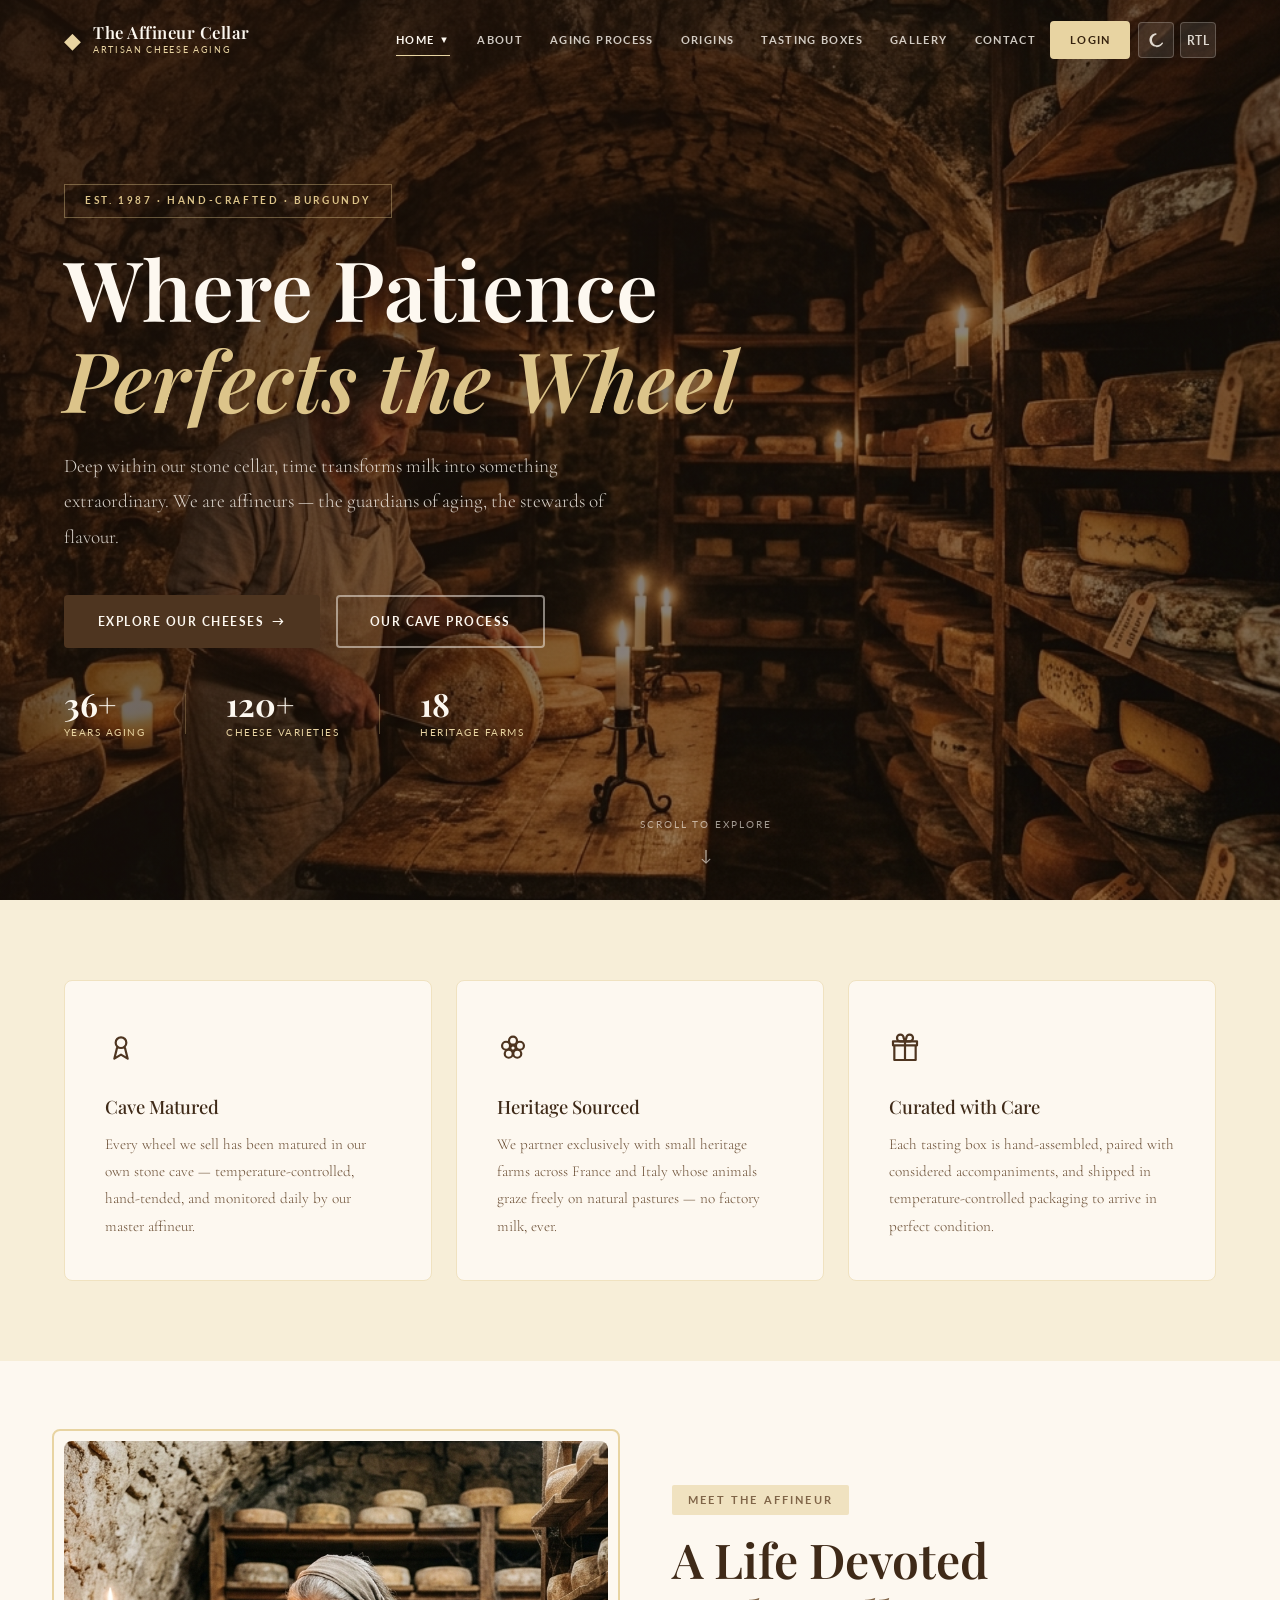
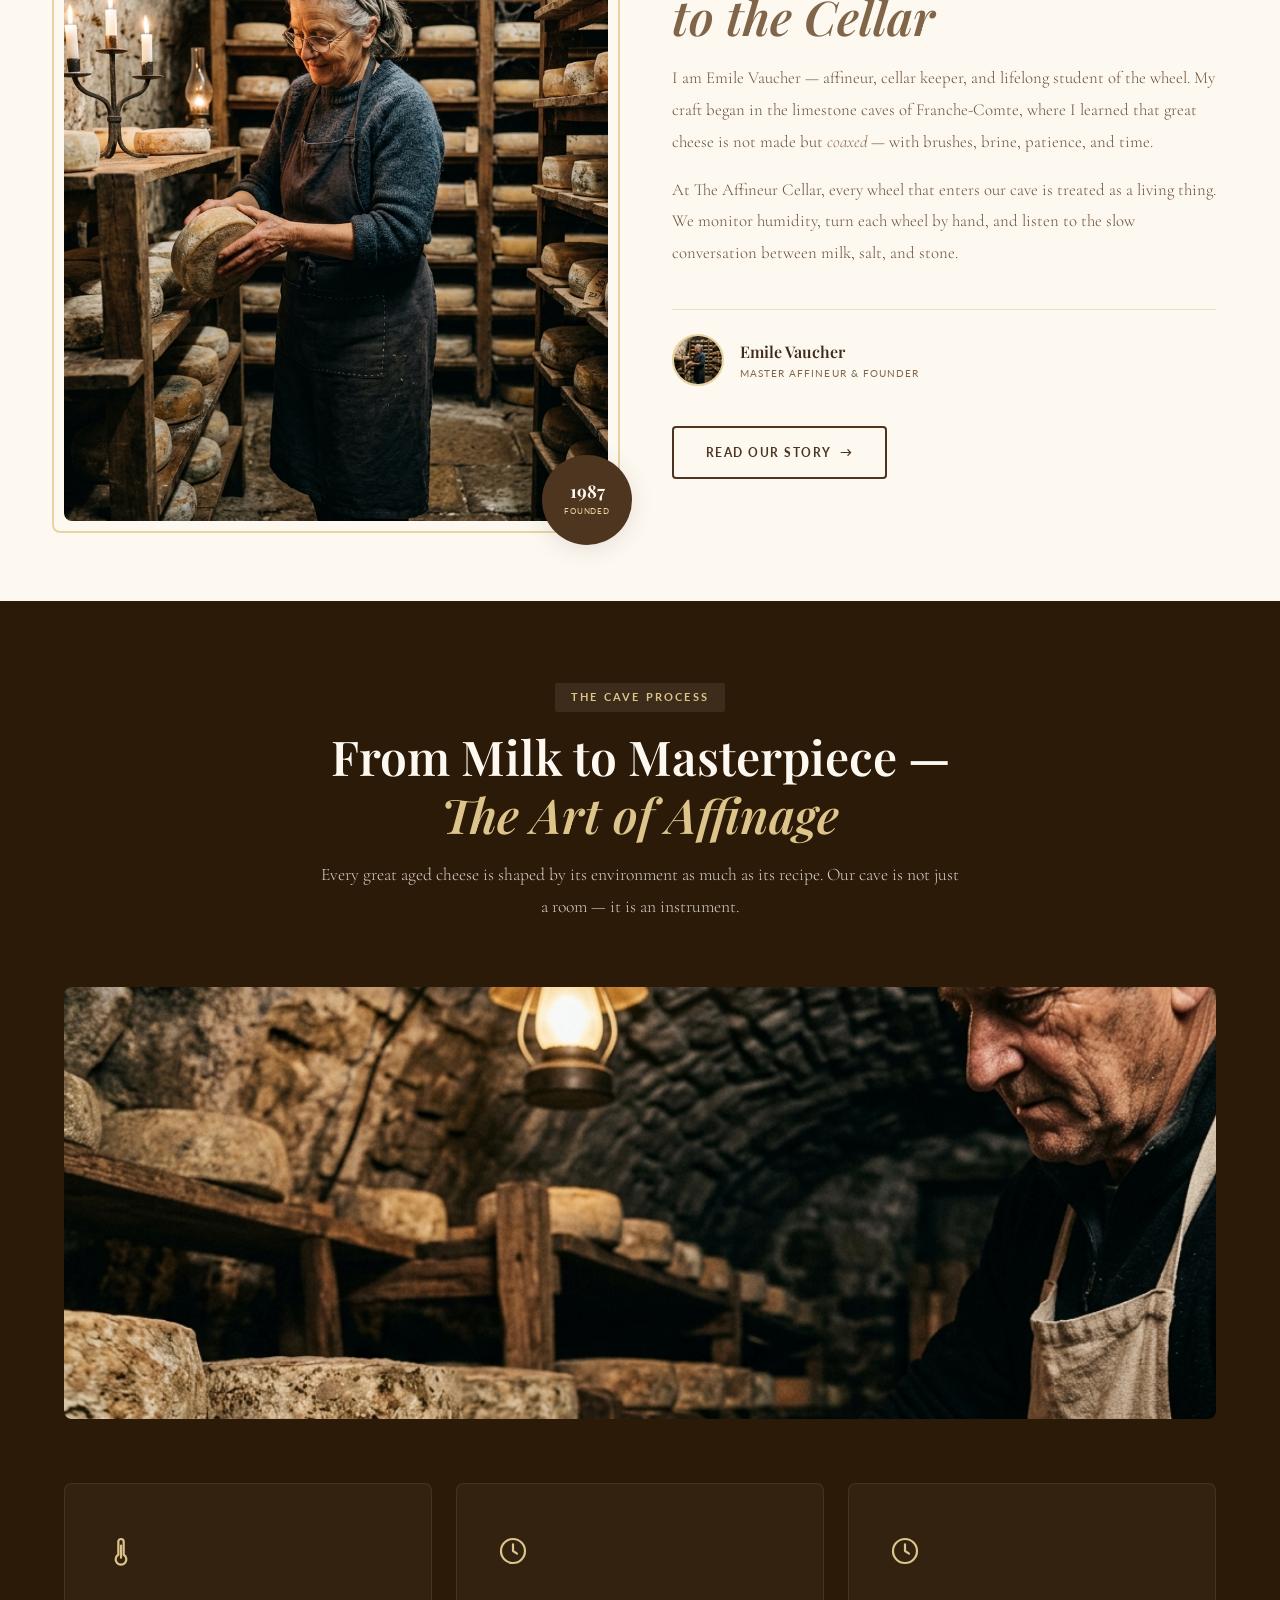
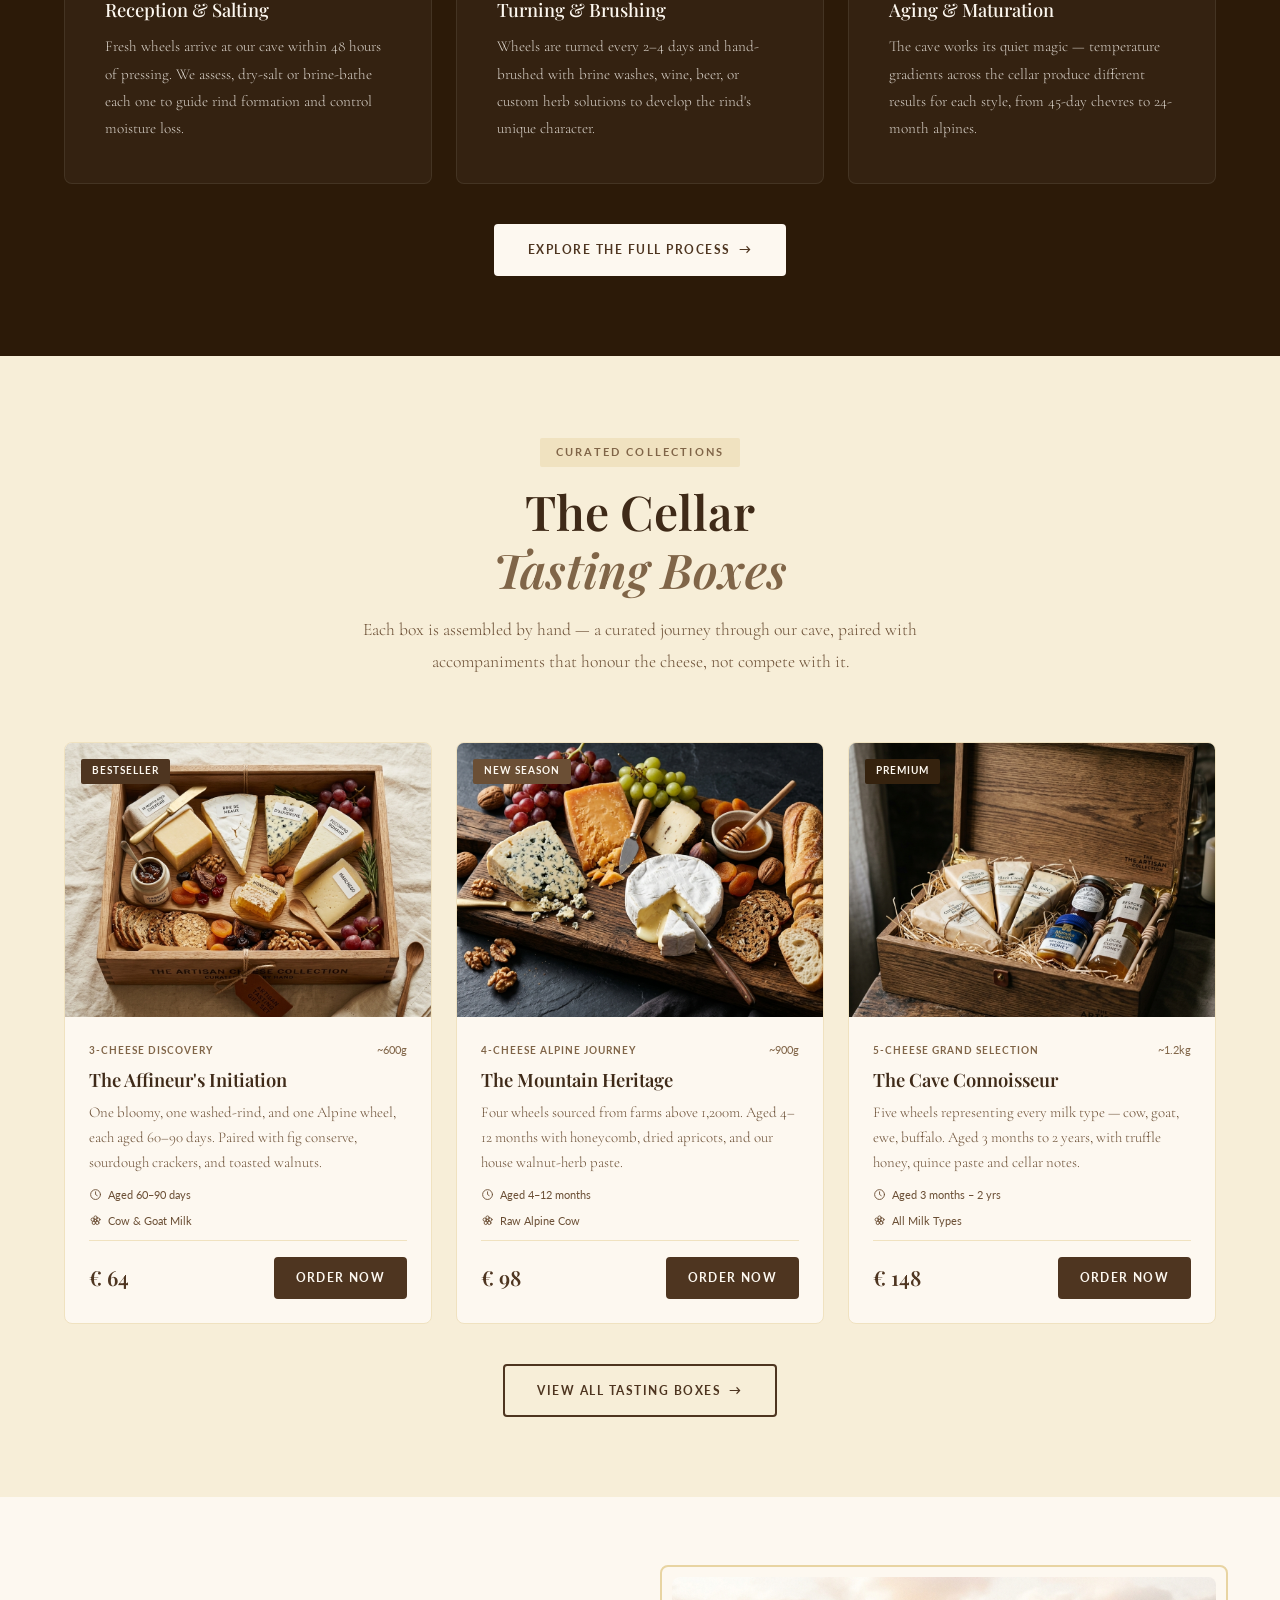
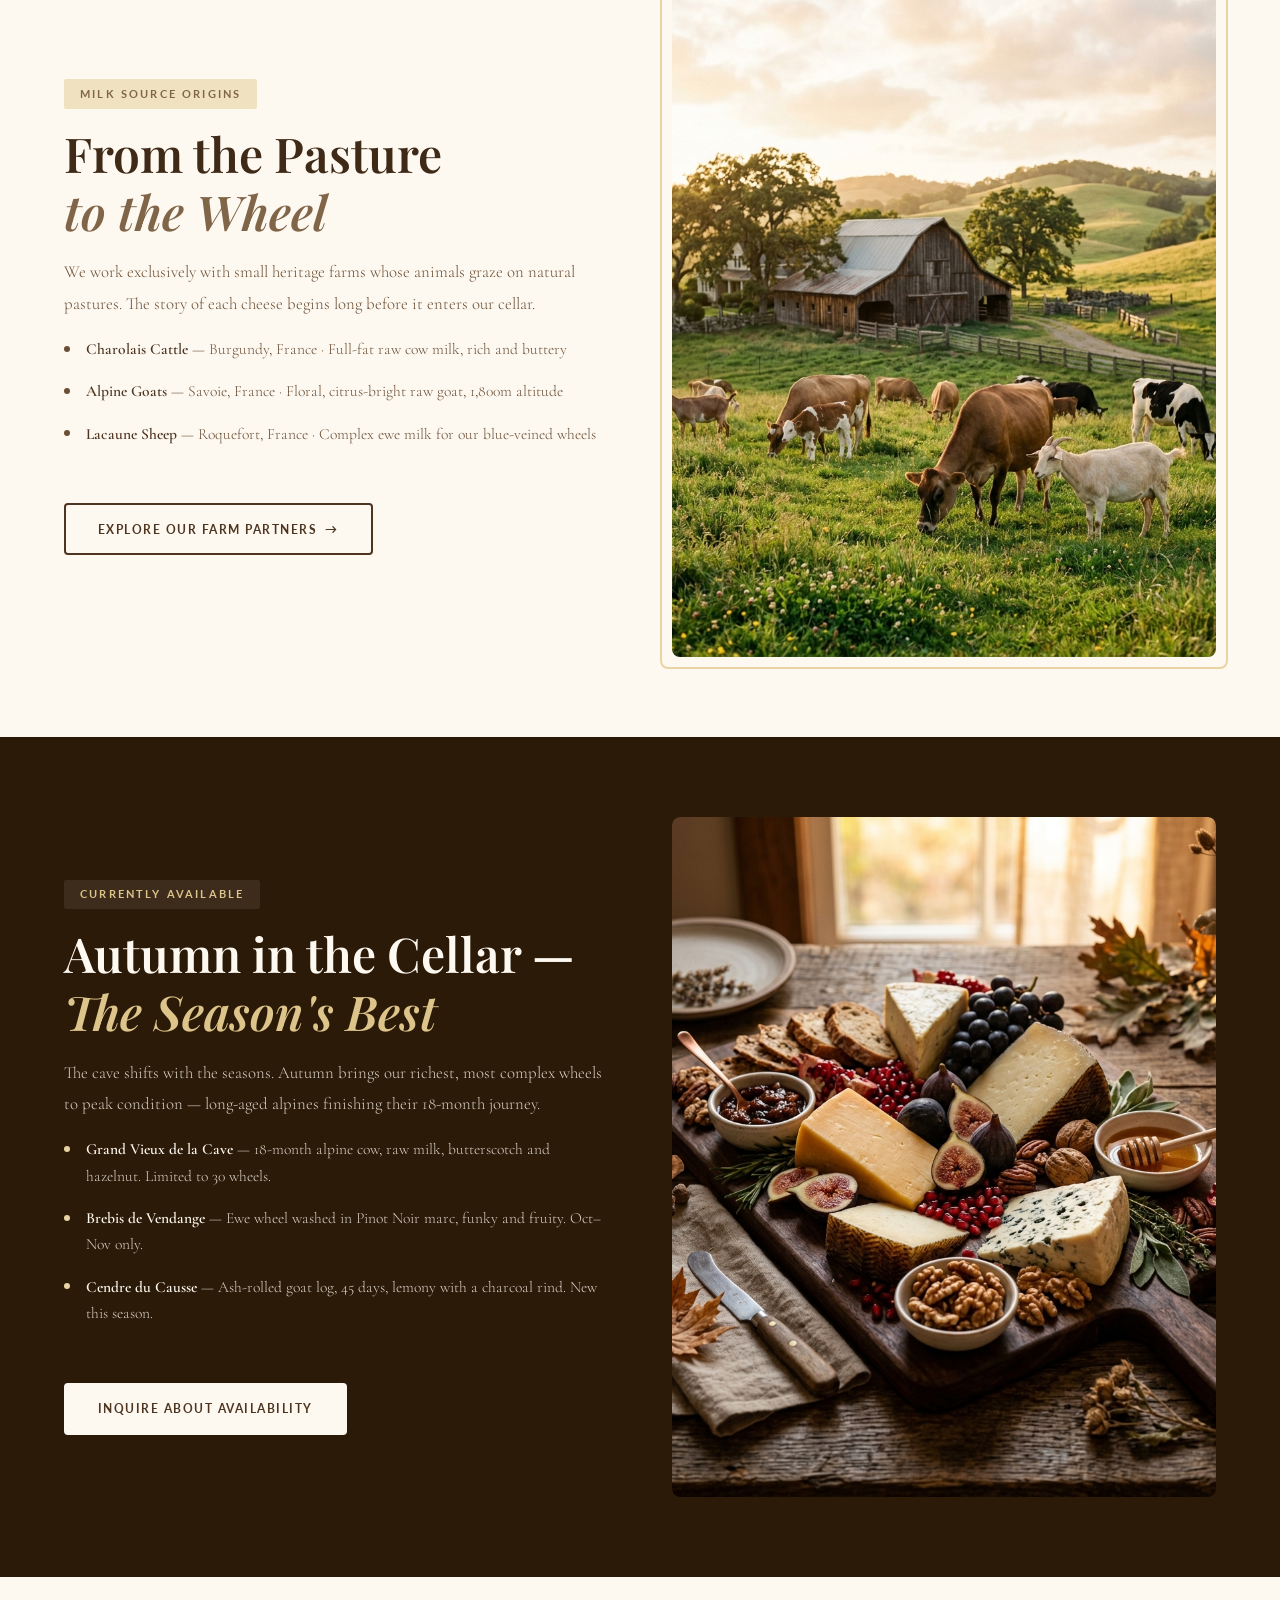
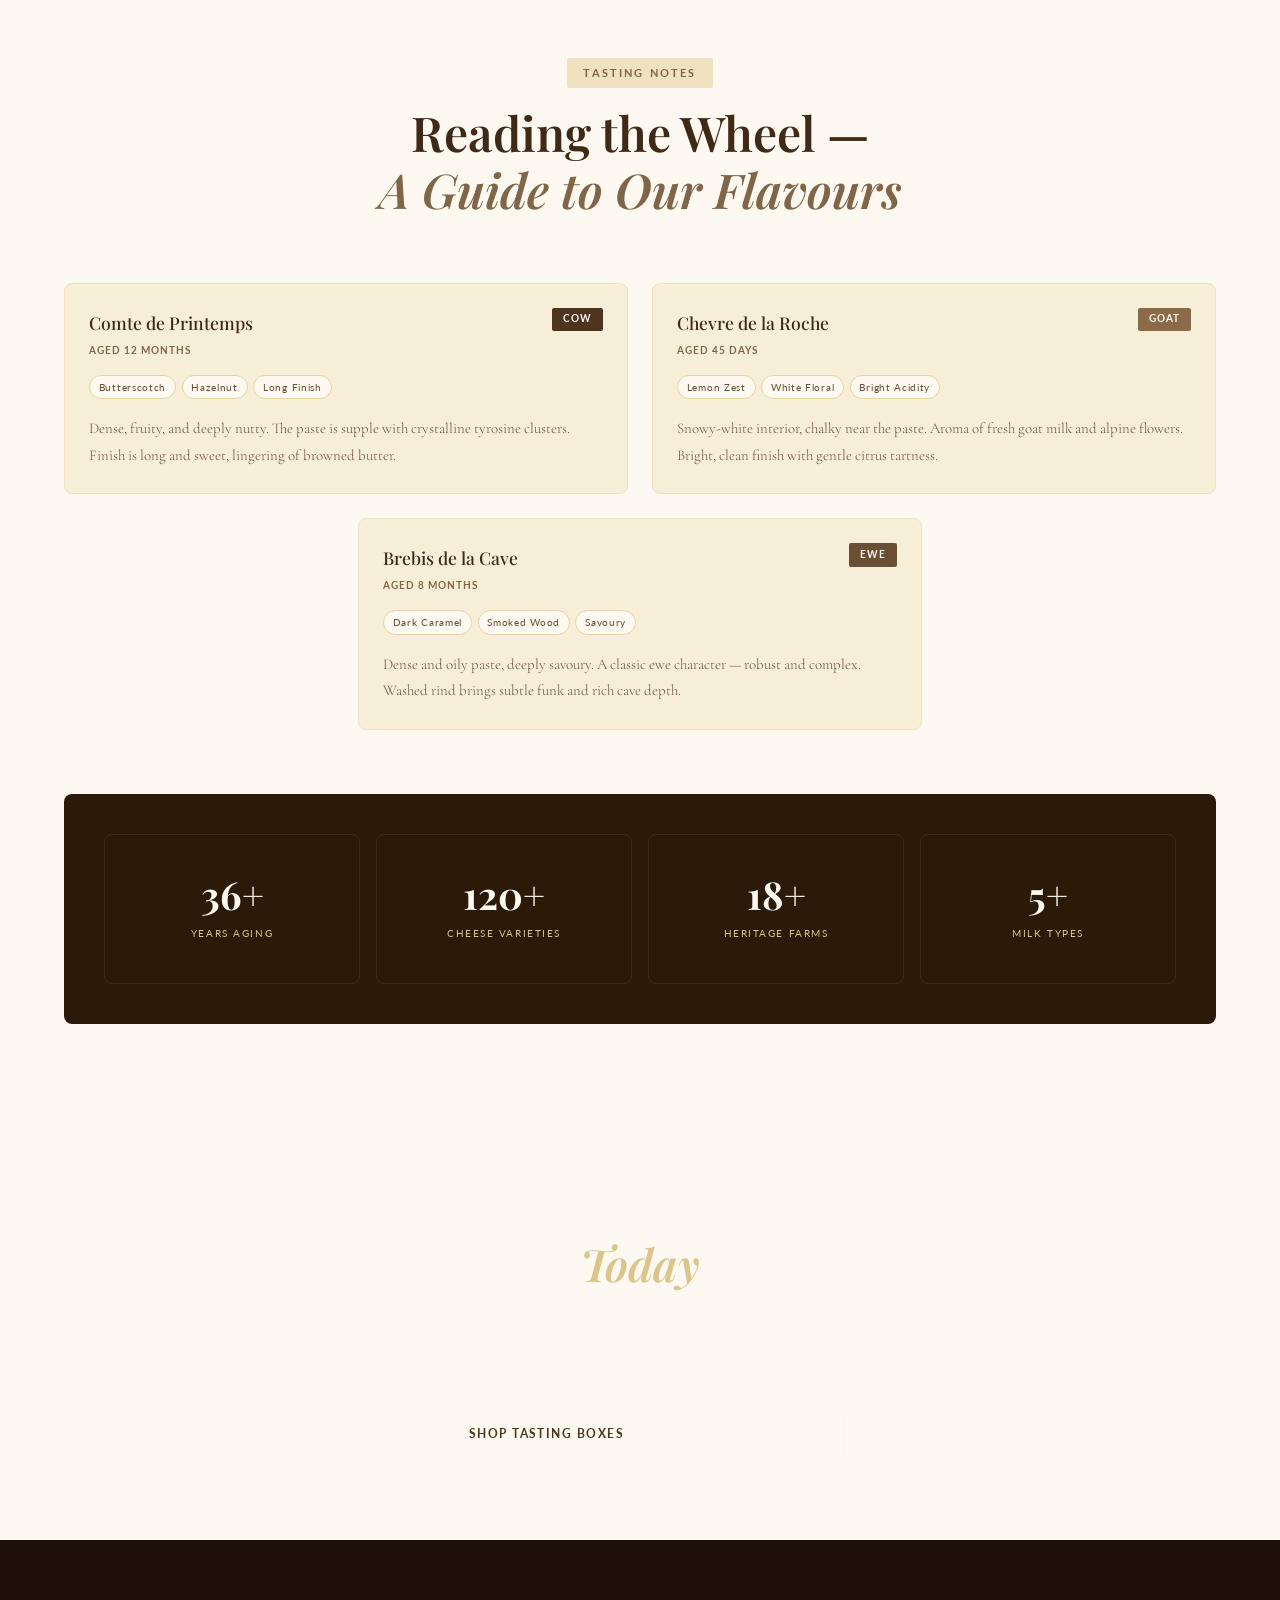
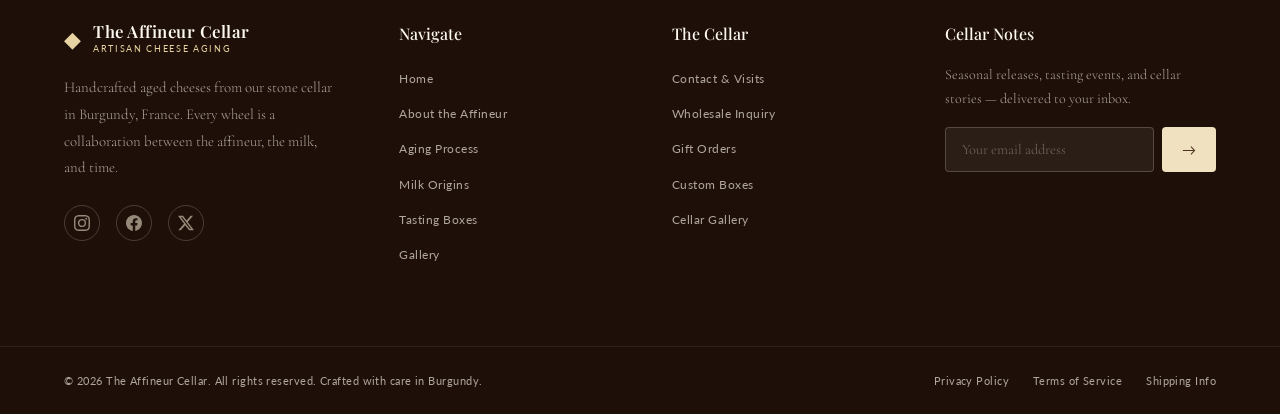
<file: index.html>
<!DOCTYPE html>
<html lang="en" data-theme="light" dir="ltr">
<head>
  <meta charset="UTF-8"/>
  <meta name="viewport" content="width=device-width,initial-scale=1.0"/>
  <meta name="description" content="The Affineur Cellar — Where patience perfects the wheel. Artisan cave-aged cheeses, heritage milk origins, and curated tasting boxes from our Burgundy cellar."/>
  <title>Home — The Affineur Cellar</title>
  <link rel="preconnect" href="https://fonts.googleapis.com"/>
  <link rel="preconnect" href="https://fonts.gstatic.com" crossorigin/>
  <link href="https://fonts.googleapis.com/css2?family=Playfair+Display:ital,wght@0,400;0,500;0,600;0,700;1,400;1,500&family=Cormorant+Garamond:ital,wght@0,300;0,400;0,500;0,600;1,300;1,400&family=Lato:wght@300;400;700&display=swap" rel="stylesheet"/>
  <link rel="stylesheet" href="style.css"/>
  <link rel="icon" type="image/svg+xml" href="favicon.svg"/>
  <script>!function(){var t=localStorage.getItem('acTheme')||'light',d=localStorage.getItem('acDir')||'ltr';document.documentElement.setAttribute('data-theme',t);document.documentElement.setAttribute('dir',d)}()</script>
</head>
<body>

<!-- ===== HEADER ===== -->
<header class="site-header" id="site-header">
  <div class="header-inner container">
    <a href="index.html" class="logo" id="logo">
      <span class="logo-icon">&#9670;</span>
      <div class="logo-text">
        <span class="logo-main">The Affineur Cellar</span>
        <span class="logo-sub">Artisan Cheese Aging</span>
      </div>
    </a>
    <nav class="main-nav" id="main-nav" aria-label="Main navigation">
      <ul class="nav-list">
        <li class="nav-item" data-has-dropdown>
          <a href="index.html" class="nav-link active" data-dropdown aria-haspopup="true" aria-expanded="false">Home <span class="nav-caret">&#9660;</span></a>
          <div class="dropdown-menu">
            <a href="index.html" class="dropdown-link active">Home 1</a>
            <a href="home2.html" class="dropdown-link">Home 2</a>
          </div>
        </li>
        <li class="nav-item"><a href="about.html" class="nav-link">About</a></li>
        <li class="nav-item"><a href="aging-process.html" class="nav-link">Aging Process</a></li>
        <li class="nav-item"><a href="origins.html" class="nav-link">Origins</a></li>
        <li class="nav-item"><a href="tasting-boxes.html" class="nav-link">Tasting Boxes</a></li>
        <li class="nav-item"><a href="gallery.html" class="nav-link">Gallery</a></li>
        <li class="nav-item"><a href="contact.html" class="nav-link">Contact</a></li>
        <li class="nav-item"><a href="login.html" class="nav-link nav-login-btn" id="nav-login-btn">Login</a></li>
      </ul>
      <div class="theme-dir-toggles" id="theme-dir-toggles">
        <button class="toggle-btn" id="theme-toggle" data-theme-toggle aria-label="Switch theme" title="Dark Mode"></button>
        <button class="toggle-btn" id="dir-toggle" data-dir-toggle aria-label="Switch direction" title="Switch to RTL"></button>
      </div>
    </nav>
    <button class="hamburger" id="hamburger" aria-label="Toggle menu" aria-expanded="false">
      <span class="bar"></span><span class="bar"></span><span class="bar"></span>
    </button>
  </div>
</header>
<div class="mobile-overlay" id="mobile-overlay" aria-hidden="true"></div>

<main>

<!-- ===== SECTION 1 — HERO BANNER ===== -->
<section class="page-banner" id="home" aria-label="Hero">
  <div class="banner-bg" style="background-image:url('images/hero_cave.png')"></div>
  <div class="banner-overlay"></div>
  <div class="banner-content container">
    <div class="banner-badge" data-animate="fade-down">Est. 1987 &middot; Hand-Crafted &middot; Burgundy</div>
    <h1 class="banner-title">Where Patience<br/><em>Perfects the Wheel</em></h1>
    <p class="banner-subtitle">Deep within our stone cellar, time transforms milk into something extraordinary. We are affineurs — the guardians of aging, the stewards of flavour.</p>
    <div class="banner-actions">
      <a href="tasting-boxes.html" class="btn btn-primary">Explore Our Cheeses <span class="btn-arrow">&#8594;</span></a>
      <a href="aging-process.html" class="btn btn-ghost">Our Cave Process</a>
    </div>
    <div class="banner-stats">
      <div class="stat"><span class="stat-num">36+</span><span class="stat-label">Years Aging</span></div>
      <div class="stat-divider"></div>
      <div class="stat"><span class="stat-num">120+</span><span class="stat-label">Cheese Varieties</span></div>
      <div class="stat-divider"></div>
      <div class="stat"><span class="stat-num">18</span><span class="stat-label">Heritage Farms</span></div>
    </div>
  </div>
  <div class="scroll-hint" aria-hidden="true">
    <span>Scroll to Explore</span><span>&#8595;</span>
  </div>
</section>

<!-- ===== SECTION 2 — BRAND PROMISE ===== -->
<section class="section section-cream" id="brand-promise">
  <div class="container">
    <div class="cards-3">
      <div class="feat-card" data-animate="fade-up" data-delay="100">
        <div class="feat-icon"><svg class="site-icon" aria-hidden="true"><use href="images/icons.svg#icon-award"/></svg></div>
        <h3 class="feat-title">Cave Matured</h3>
        <p class="feat-body">Every wheel we sell has been matured in our own stone cave — temperature-controlled, hand-tended, and monitored daily by our master affineur.</p>
      </div>
      <div class="feat-card" data-animate="fade-up" data-delay="250">
        <div class="feat-icon"><svg class="site-icon" aria-hidden="true"><use href="images/icons.svg#icon-flower"/></svg></div>
        <h3 class="feat-title">Heritage Sourced</h3>
        <p class="feat-body">We partner exclusively with small heritage farms across France and Italy whose animals graze freely on natural pastures — no factory milk, ever.</p>
      </div>
      <div class="feat-card" data-animate="fade-up" data-delay="400">
        <div class="feat-icon"><svg class="site-icon" aria-hidden="true"><use href="images/icons.svg#icon-gift"/></svg></div>
        <h3 class="feat-title">Curated with Care</h3>
        <p class="feat-body">Each tasting box is hand-assembled, paired with considered accompaniments, and shipped in temperature-controlled packaging to arrive in perfect condition.</p>
      </div>
    </div>
  </div>
</section>

<!-- ===== SECTION 3 — ABOUT / AFFINEUR INTRO ===== -->
<section class="section" id="about-intro">
  <div class="container">
    <div class="two-col-grid">
      <div class="img-frame aspect-4-5" data-animate="fade-right">
        <img src="images/affineur_portrait.png" alt="Master affineur tending cheese wheels in the cave cellar" loading="lazy"/>
        <div class="float-badge">
          <span class="badge-num">1987</span>
          <span class="badge-lbl">Founded</span>
        </div>
      </div>
      <div class="content-block" data-animate="fade-left">
        <span class="section-tag">Meet the Affineur</span>
        <h2 class="section-title">A Life Devoted<br/><em>to the Cellar</em></h2>
        <p class="body-text">I am Emile Vaucher — affineur, cellar keeper, and lifelong student of the wheel. My craft began in the limestone caves of Franche-Comte, where I learned that great cheese is not made but <em>coaxed</em> — with brushes, brine, patience, and time.</p>
        <p class="body-text">At The Affineur Cellar, every wheel that enters our cave is treated as a living thing. We monitor humidity, turn each wheel by hand, and listen to the slow conversation between milk, salt, and stone.</p>
        <div class="sig-row">
          <img src="images/affineur_portrait.png" alt="Emile Vaucher" class="sig-avatar" loading="lazy"/>
          <div>
            <span class="sig-name">Emile Vaucher</span>
            <span class="sig-title">Master Affineur &amp; Founder</span>
          </div>
        </div>
        <a href="about.html" class="btn btn-outline mt-lg">Read Our Story <span class="btn-arrow">&#8594;</span></a>
      </div>
    </div>
  </div>
</section>

<!-- ===== SECTION 4 — PROCESS HIGHLIGHT ===== -->
<section class="section section-dark" id="process-highlight">
  <div class="container">
    <div class="section-header center" data-animate="fade-up">
      <span class="section-tag light">The Cave Process</span>
      <h2 class="section-title light">From Milk to Masterpiece —<br/><em>The Art of Affinage</em></h2>
      <p class="section-intro light">Every great aged cheese is shaped by its environment as much as its recipe. Our cave is not just a room — it is an instrument.</p>
    </div>
    <div class="img-wide aspect-16-6" data-animate="zoom-in">
      <img src="images/cave_process.png" alt="Artisan hands tending aged cheese in the cellar cave" loading="lazy"/>
    </div>
    <div class="cards-3">
      <div class="feat-card dark" data-animate="fade-up" data-delay="100">
        <div class="feat-icon"><svg class="site-icon" aria-hidden="true"><use href="images/icons.svg#icon-thermometer"/></svg></div>
        <h3 class="feat-title light">Reception &amp; Salting</h3>
        <p class="feat-body light">Fresh wheels arrive at our cave within 48 hours of pressing. We assess, dry-salt or brine-bathe each one to guide rind formation and control moisture loss.</p>
      </div>
      <div class="feat-card dark" data-animate="fade-up" data-delay="250">
        <div class="feat-icon"><svg class="site-icon" aria-hidden="true"><use href="images/icons.svg#icon-clock"/></svg></div>
        <h3 class="feat-title light">Turning &amp; Brushing</h3>
        <p class="feat-body light">Wheels are turned every 2–4 days and hand-brushed with brine washes, wine, beer, or custom herb solutions to develop the rind's unique character.</p>
      </div>
      <div class="feat-card dark" data-animate="fade-up" data-delay="400">
        <div class="feat-icon"><svg class="site-icon" aria-hidden="true"><use href="images/icons.svg#icon-clock"/></svg></div>
        <h3 class="feat-title light">Aging &amp; Maturation</h3>
        <p class="feat-body light">The cave works its quiet magic — temperature gradients across the cellar produce different results for each style, from 45-day chevres to 24-month alpines.</p>
      </div>
    </div>
    <div class="text-center gap-cta" data-animate="fade-up">
      <a href="aging-process.html" class="btn btn-cream">Explore the Full Process <span class="btn-arrow">&#8594;</span></a>
    </div>
  </div>
</section>

<!-- ===== SECTION 5 — FEATURED TASTING BOXES ===== -->
<section class="section section-cream" id="featured-boxes">
  <div class="container">
    <div class="section-header center" data-animate="fade-up">
      <span class="section-tag">Curated Collections</span>
      <h2 class="section-title">The Cellar<br/><em>Tasting Boxes</em></h2>
      <p class="section-intro">Each box is assembled by hand — a curated journey through our cave, paired with accompaniments that honour the cheese, not compete with it.</p>
    </div>
    <div class="product-grid">
      <article class="product-card" data-animate="fade-up" data-delay="100">
        <div class="product-img-wrap">
          <img src="images/tasting_box.png" alt="The Affineur's Initiation — 3-Cheese Discovery Box" class="product-img" loading="lazy"/>
          <span class="product-badge">Bestseller</span>
        </div>
        <div class="product-body">
          <div class="product-meta"><span class="product-cat">3-Cheese Discovery</span><span class="product-wt">~600g</span></div>
          <h3 class="product-name">The Affineur's Initiation</h3>
          <p class="product-desc">One bloomy, one washed-rind, and one Alpine wheel, each aged 60–90 days. Paired with fig conserve, sourdough crackers, and toasted walnuts.</p>
          <div class="product-meta-row">
            <div class="product-detail"><span class="d-icon"><svg class="site-icon" aria-hidden="true"><use href="images/icons.svg#icon-clock"/></svg></span>Aged 60–90 days</div>
            <div class="product-detail"><span class="d-icon"><svg class="site-icon" aria-hidden="true"><use href="images/icons.svg#icon-flower"/></svg></span>Cow &amp; Goat Milk</div>
          </div>
          <div class="product-footer">
            <span class="product-price">&euro; 64</span>
            <a href="tasting-boxes.html" class="btn btn-sm btn-primary">Order Now</a>
          </div>
        </div>
       </article>
      <article class="product-card" data-animate="fade-up" data-delay="250">
        <div class="product-img-wrap">
          <img src="images/cheese_slices.png" alt="The Mountain Heritage — Alpine Journey Box" class="product-img" loading="lazy"/>
          <span class="product-badge new">New Season</span>
        </div>
        <div class="product-body">
          <div class="product-meta"><span class="product-cat">4-Cheese Alpine Journey</span><span class="product-wt">~900g</span></div>
          <h3 class="product-name">The Mountain Heritage</h3>
          <p class="product-desc">Four wheels sourced from farms above 1,200m. Aged 4–12 months with honeycomb, dried apricots, and our house walnut-herb paste.</p>
          <div class="product-meta-row">
            <div class="product-detail"><span class="d-icon"><svg class="site-icon" aria-hidden="true"><use href="images/icons.svg#icon-clock"/></svg></span>Aged 4–12 months</div>
            <div class="product-detail"><span class="d-icon"><svg class="site-icon" aria-hidden="true"><use href="images/icons.svg#icon-flower"/></svg></span>Raw Alpine Cow</div>
          </div>
          <div class="product-footer">
            <span class="product-price">&euro; 98</span>
            <a href="tasting-boxes.html" class="btn btn-sm btn-primary">Order Now</a>
          </div>
        </div>
      </article>
      <article class="product-card" data-animate="fade-up" data-delay="400">
        <div class="product-img-wrap">
          <img src="images/boxes_luxury.png" alt="The Cave Connoisseur — Premium Grand Selection Box" class="product-img" loading="lazy"/>
          <span class="product-badge premium">Premium</span>
        </div>
        <div class="product-body">
          <div class="product-meta"><span class="product-cat">5-Cheese Grand Selection</span><span class="product-wt">~1.2kg</span></div>
          <h3 class="product-name">The Cave Connoisseur</h3>
          <p class="product-desc">Five wheels representing every milk type — cow, goat, ewe, buffalo. Aged 3 months to 2 years, with truffle honey, quince paste and cellar notes.</p>
          <div class="product-meta-row">
            <div class="product-detail"><span class="d-icon"><svg class="site-icon" aria-hidden="true"><use href="images/icons.svg#icon-clock"/></svg></span>Aged 3 months – 2 yrs</div>
            <div class="product-detail"><span class="d-icon"><svg class="site-icon" aria-hidden="true"><use href="images/icons.svg#icon-flower"/></svg></span>All Milk Types</div>
          </div>
          <div class="product-footer">
            <span class="product-price">&euro; 148</span>
            <a href="tasting-boxes.html" class="btn btn-sm btn-primary">Order Now</a>
          </div>
        </div>
      </article>
    </div>
    <div class="text-center gap-cta" data-animate="fade-up">
      <a href="tasting-boxes.html" class="btn btn-outline">View All Tasting Boxes <span class="btn-arrow">&#8594;</span></a>
    </div>
  </div>
</section>

<!-- ===== SECTION 6 — ORIGINS TEASER ===== -->
<section class="section" id="origins-teaser">
  <div class="container">
    <div class="seasonal-grid">
      <div data-animate="fade-right">
        <span class="section-tag">Milk Source Origins</span>
        <h2 class="section-title">From the Pasture<br/><em>to the Wheel</em></h2>
        <p class="body-text">We work exclusively with small heritage farms whose animals graze on natural pastures. The story of each cheese begins long before it enters our cellar.</p>
        <ul class="seasonal-list" style="color:var(--brown-200)">
          <li class="seasonal-item" style="color:var(--brown-200)"><span class="s-dot" style="background:var(--brown-200)"></span><div><strong style="color:var(--brown-300)">Charolais Cattle</strong> — Burgundy, France · Full-fat raw cow milk, rich and buttery</div></li>
          <li class="seasonal-item" style="color:var(--brown-200)"><span class="s-dot" style="background:var(--brown-200)"></span><div><strong style="color:var(--brown-300)">Alpine Goats</strong> — Savoie, France · Floral, citrus-bright raw goat, 1,800m altitude</div></li>
          <li class="seasonal-item" style="color:var(--brown-200)"><span class="s-dot" style="background:var(--brown-200)"></span><div><strong style="color:var(--brown-300)">Lacaune Sheep</strong> — Roquefort, France · Complex ewe milk for our blue-veined wheels</div></li>
        </ul>
        <a href="origins.html" class="btn btn-outline mt-sm">Explore Our Farm Partners <span class="btn-arrow">&#8594;</span></a>
      </div>
      <div class="img-frame aspect-4-5" data-animate="fade-left">
        <img src="images/milk_origins.png" alt="Heritage cattle farm at golden hour pastoral landscape" loading="lazy"/>
      </div>
    </div>
  </div>
</section>

<!-- ===== SECTION 7 — SEASONAL COLLECTION ===== -->
<section class="section section-dark" id="seasonal">
  <div class="container">
    <div class="seasonal-grid">
      <div data-animate="fade-right">
        <span class="section-tag light">Currently Available</span>
        <h2 class="section-title light">Autumn in the Cellar —<br/><em>The Season's Best</em></h2>
        <p class="body-text light-text">The cave shifts with the seasons. Autumn brings our richest, most complex wheels to peak condition — long-aged alpines finishing their 18-month journey.</p>
        <ul class="seasonal-list">
          <li class="seasonal-item"><span class="s-dot"></span><div><strong>Grand Vieux de la Cave</strong> — 18-month alpine cow, raw milk, butterscotch and hazelnut. Limited to 30 wheels.</div></li>
          <li class="seasonal-item"><span class="s-dot"></span><div><strong>Brebis de Vendange</strong> — Ewe wheel washed in Pinot Noir marc, funky and fruity. Oct–Nov only.</div></li>
          <li class="seasonal-item"><span class="s-dot"></span><div><strong>Cendre du Causse</strong> — Ash-rolled goat log, 45 days, lemony with a charcoal rind. New this season.</div></li>
        </ul>
        <a href="contact.html" class="btn btn-cream mt-sm">Inquire About Availability</a>
      </div>
      <div class="img-frame" style="border-radius:8px;overflow:hidden;aspect-ratio:4/5" data-animate="fade-left">
        <img src="images/seasonal_collection.png" alt="Autumn seasonal cheese board with figs and pomegranate" loading="lazy" style="width:100%;height:100%;object-fit:cover"/>
      </div>
    </div>
  </div>
</section>

<!-- ===== SECTION 8 — TASTING NOTES + STATS ===== -->
<section class="section" id="tasting-notes-preview">
  <div class="container">
    <div class="section-header center" data-animate="fade-up">
      <span class="section-tag">Tasting Notes</span>
      <h2 class="section-title">Reading the Wheel —<br/><em>A Guide to Our Flavours</em></h2>
    </div>
    <div class="cards-3" style="margin-bottom:var(--space-xl)">
      <div class="note-card" data-animate="fade-up" data-delay="100">
        <div class="note-header">
          <div><h3 class="note-name">Comte de Printemps</h3><span class="note-age">Aged 12 months</span></div>
          <span class="milk-badge">Cow</span>
        </div>
        <div class="flavour-tags">
          <span class="f-tag">Butterscotch</span><span class="f-tag">Hazelnut</span><span class="f-tag">Long Finish</span>
        </div>
        <p class="note-text">Dense, fruity, and deeply nutty. The paste is supple with crystalline tyrosine clusters. Finish is long and sweet, lingering of browned butter.</p>
      </div>
      <div class="note-card" data-animate="fade-up" data-delay="250">
        <div class="note-header">
          <div><h3 class="note-name">Chevre de la Roche</h3><span class="note-age">Aged 45 days</span></div>
          <span class="milk-badge goat">Goat</span>
        </div>
        <div class="flavour-tags">
          <span class="f-tag">Lemon Zest</span><span class="f-tag">White Floral</span><span class="f-tag">Bright Acidity</span>
        </div>
        <p class="note-text">Snowy-white interior, chalky near the paste. Aroma of fresh goat milk and alpine flowers. Bright, clean finish with gentle citrus tartness.</p>
      </div>
      <div class="note-card" data-animate="fade-up" data-delay="400">
        <div class="note-header">
          <div><h3 class="note-name">Brebis de la Cave</h3><span class="note-age">Aged 8 months</span></div>
          <span class="milk-badge ewe">Ewe</span>
        </div>
        <div class="flavour-tags">
          <span class="f-tag">Dark Caramel</span><span class="f-tag">Smoked Wood</span><span class="f-tag">Savoury</span>
        </div>
        <p class="note-text">Dense and oily paste, deeply savoury. A classic ewe character — robust and complex. Washed rind brings subtle funk and rich cave depth.</p>
      </div>
    </div>
    <!-- Stats strip -->
    <div class="stats-strip section-dark" style="border-radius:var(--r-md);padding:var(--space-lg);" data-animate="zoom-in">
      <div class="stat-box"><span class="stat-num">36+</span><span class="stat-label stat-label-years">Years <span>Aging</span></span></div>
      <div class="stat-box"><span class="stat-num">120+</span><span class="stat-label">Cheese Varieties</span></div>
      <div class="stat-box"><span class="stat-num">18+</span><span class="stat-label">Heritage Farms</span></div>
      <div class="stat-box"><span class="stat-num">5+</span><span class="stat-label stat-label-milk">Milk <span>Types</span></span></div>
    </div>
  </div>
</section>

<!-- ===== SECTION 9 — CTA ===== -->
<section class="cta-section" id="cta">
  <div class="container">
    <h2 class="cta-title" data-animate="fade-up">Begin Your Cellar Journey<br/><em>Today</em></h2>
    <p class="cta-sub" data-animate="fade-up" data-delay="150">Order a curated tasting box, arrange a cellar visit, or simply reach out to learn more about life inside the cave.</p>
    <div class="cta-actions" data-animate="fade-up" data-delay="300">
      <a href="tasting-boxes.html" class="btn btn-cream">Shop Tasting Boxes</a>
      <a href="contact.html" class="btn btn-ghost">Get in Touch</a>
    </div>
  </div>
</section>

</main>

<!-- ===== FOOTER ===== -->
<footer class="site-footer" id="site-footer">
  <div class="footer-main container">
    <div class="footer-brand">
      <a href="index.html" class="logo">
        <span class="logo-icon">&#9670;</span>
        <div class="logo-text"><span class="logo-main">The Affineur Cellar</span><span class="logo-sub">Artisan Cheese Aging</span></div>
      </a>
      <p class="footer-desc">Handcrafted aged cheeses from our stone cellar in Burgundy, France. Every wheel is a collaboration between the affineur, the milk, and time.</p>
            <div class="footer-social">
        <a href="#" class="social-link" aria-label="Instagram"><svg xmlns="http://www.w3.org/2000/svg" width="16" height="16" fill="currentColor" viewBox="0 0 16 16"><path d="M8 0C5.829 0 5.556.01 4.703.048 3.85.088 3.269.222 2.76.42a3.917 3.917 0 0 0-1.417.923A3.917 3.917 0 0 0 .42 2.76C.222 3.268.087 3.85.048 4.7.01 5.555 0 5.827 0 8.001c0 2.172.01 2.444.048 3.297.04.852.174 1.433.372 1.942.205.526.478.972.923 1.417.444.445.89.719 1.416.923.51.198 1.09.333 1.942.372C5.555 15.99 5.827 16 8 16s2.444-.01 3.298-.048c.851-.04 1.434-.174 1.943-.372a3.916 3.916 0 0 0 1.416-.923c.445-.445.718-.891.923-1.417.197-.509.332-1.09.372-1.942C15.99 10.445 16 10.173 16 8s-.01-2.445-.048-3.299c-.04-.851-.175-1.433-.372-1.941a3.926 3.926 0 0 0-.923-1.417A3.911 3.911 0 0 0 13.24.42c-.51-.198-1.092-.333-1.943-.372C10.443.01 10.172 0 7.998 0h.003zm-.717 1.442h.718c2.136 0 2.389.007 3.232.046.78.035 1.204.166 1.486.275.373.145.64.319.92.599.28.28.453.546.598.92.11.281.24.705.275 1.485.039.843.047 1.096.047 3.231s-.008 2.389-.047 3.232c-.035.78-.166 1.203-.275 1.485a2.47 2.47 0 0 1-.599.919c-.28.28-.546.453-.92.598-.28.11-.704.24-1.485.276-.843.038-1.096.047-3.232.047s-2.39-.009-3.233-.047c-.78-.036-1.203-.166-1.485-.276a2.478 2.478 0 0 1-.92-.598 2.48 2.48 0 0 1-.6-.92c-.109-.281-.24-.705-.275-1.485-.038-.843-.046-1.096-.046-3.233 0-2.136.008-2.388.046-3.231.036-.78.166-1.204.276-1.486.145-.373.319-.64.599-.92.28-.28.546-.453.92-.598.282-.11.705-.24 1.485-.276.738-.034 1.024-.044 2.515-.045v.002zm4.988 1.328a.96.96 0 1 0 0 1.92.96.96 0 0 0 0-1.92zm-4.27 1.122a4.109 4.109 0 1 0 0 8.217 4.109 4.109 0 0 0 0-8.217zm0 1.441a2.667 2.667 0 1 1 0 5.334 2.667 2.667 0 0 1 0-5.334z"/></svg></a>
        <a href="#" class="social-link" aria-label="Facebook"><svg xmlns="http://www.w3.org/2000/svg" width="16" height="16" fill="currentColor" viewBox="0 0 16 16"><path d="M16 8.049c0-4.446-3.582-8.05-8-8.05C3.58 0-.002 3.603-.002 8.05c0 4.017 2.926 7.347 6.75 7.951v-5.625h-2.03V8.05H6.75V6.275c0-2.017 1.195-3.131 3.022-3.131.876 0 1.791.157 1.791.157v1.98h-1.009c-.993 0-1.303.621-1.303 1.258v1.51h2.218l-.354 2.326H9.25V16c3.824-.604 6.75-3.934 6.75-7.951z"/></svg></a>
                <a href="#" class="social-link" aria-label="Twitter/X"><svg xmlns="http://www.w3.org/2000/svg" width="16" height="16" fill="currentColor" viewBox="0 0 16 16"><path d="M12.6.75h2.454l-5.36 6.142L16 15.25h-4.937l-3.867-5.07-4.425 5.07H.316l5.733-6.57L0 .75h5.063l3.495 4.633L12.601.75Zm-.86 13.028h1.36L4.323 2.145H2.865z"/></svg></a>
      </div>
    </div>
    <div>
      <h3 class="footer-heading">Navigate</h3>
      <ul class="footer-nav-list">
        <li><a href="index.html" class="footer-link">Home</a></li>
        <li><a href="about.html" class="footer-link">About the Affineur</a></li>
        <li><a href="aging-process.html" class="footer-link">Aging Process</a></li>
        <li><a href="origins.html" class="footer-link">Milk Origins</a></li>
        <li><a href="tasting-boxes.html" class="footer-link">Tasting Boxes</a></li>
        <li><a href="gallery.html" class="footer-link">Gallery</a></li>
      </ul>
    </div>
    <div>
      <h3 class="footer-heading">The Cellar</h3>
      <ul class="footer-nav-list">
        <li><a href="contact.html" class="footer-link">Contact &amp; Visits</a></li>
        <li><a href="contact.html" class="footer-link">Wholesale Inquiry</a></li>
        <li><a href="contact.html" class="footer-link">Gift Orders</a></li>
        <li><a href="tasting-boxes.html" class="footer-link">Custom Boxes</a></li>
        <li><a href="gallery.html" class="footer-link">Cellar Gallery</a></li>
      </ul>
    </div>
    <div>
      <h3 class="footer-heading">Cellar Notes</h3>
      <p class="footer-nl-desc">Seasonal releases, tasting events, and cellar stories — delivered to your inbox.</p>
      <form class="nl-form" id="footer-nl-form" novalidate>
        <div class="nl-form-row">
          <input type="email" class="nl-input" placeholder="Your email address" aria-label="Newsletter email" required/>
          <button type="submit" class="nl-btn" aria-label="Subscribe">&#8594;</button>
        </div>
        <span class="nl-msg" id="footer-nl-msg"></span>
      </form>
    </div>
  </div>
  <div class="footer-bottom">
    <div class="footer-bottom-inner container">
      <p class="footer-copy">&copy; <span id="footer-year"></span> The Affineur Cellar. All rights reserved. Crafted with care in Burgundy.</p>
      <nav class="footer-legal" aria-label="Legal">
        <a href="#" class="footer-legal-link">Privacy Policy</a>
        <a href="#" class="footer-legal-link">Terms of Service</a>
        <a href="#" class="footer-legal-link">Shipping Info</a>
      </nav>
    </div>
  </div>
</footer>

<button class="back-to-top" id="back-to-top" aria-label="Back to top">&#8593;</button>
<script src="script.js"></script>
</body>
</html>
</file>
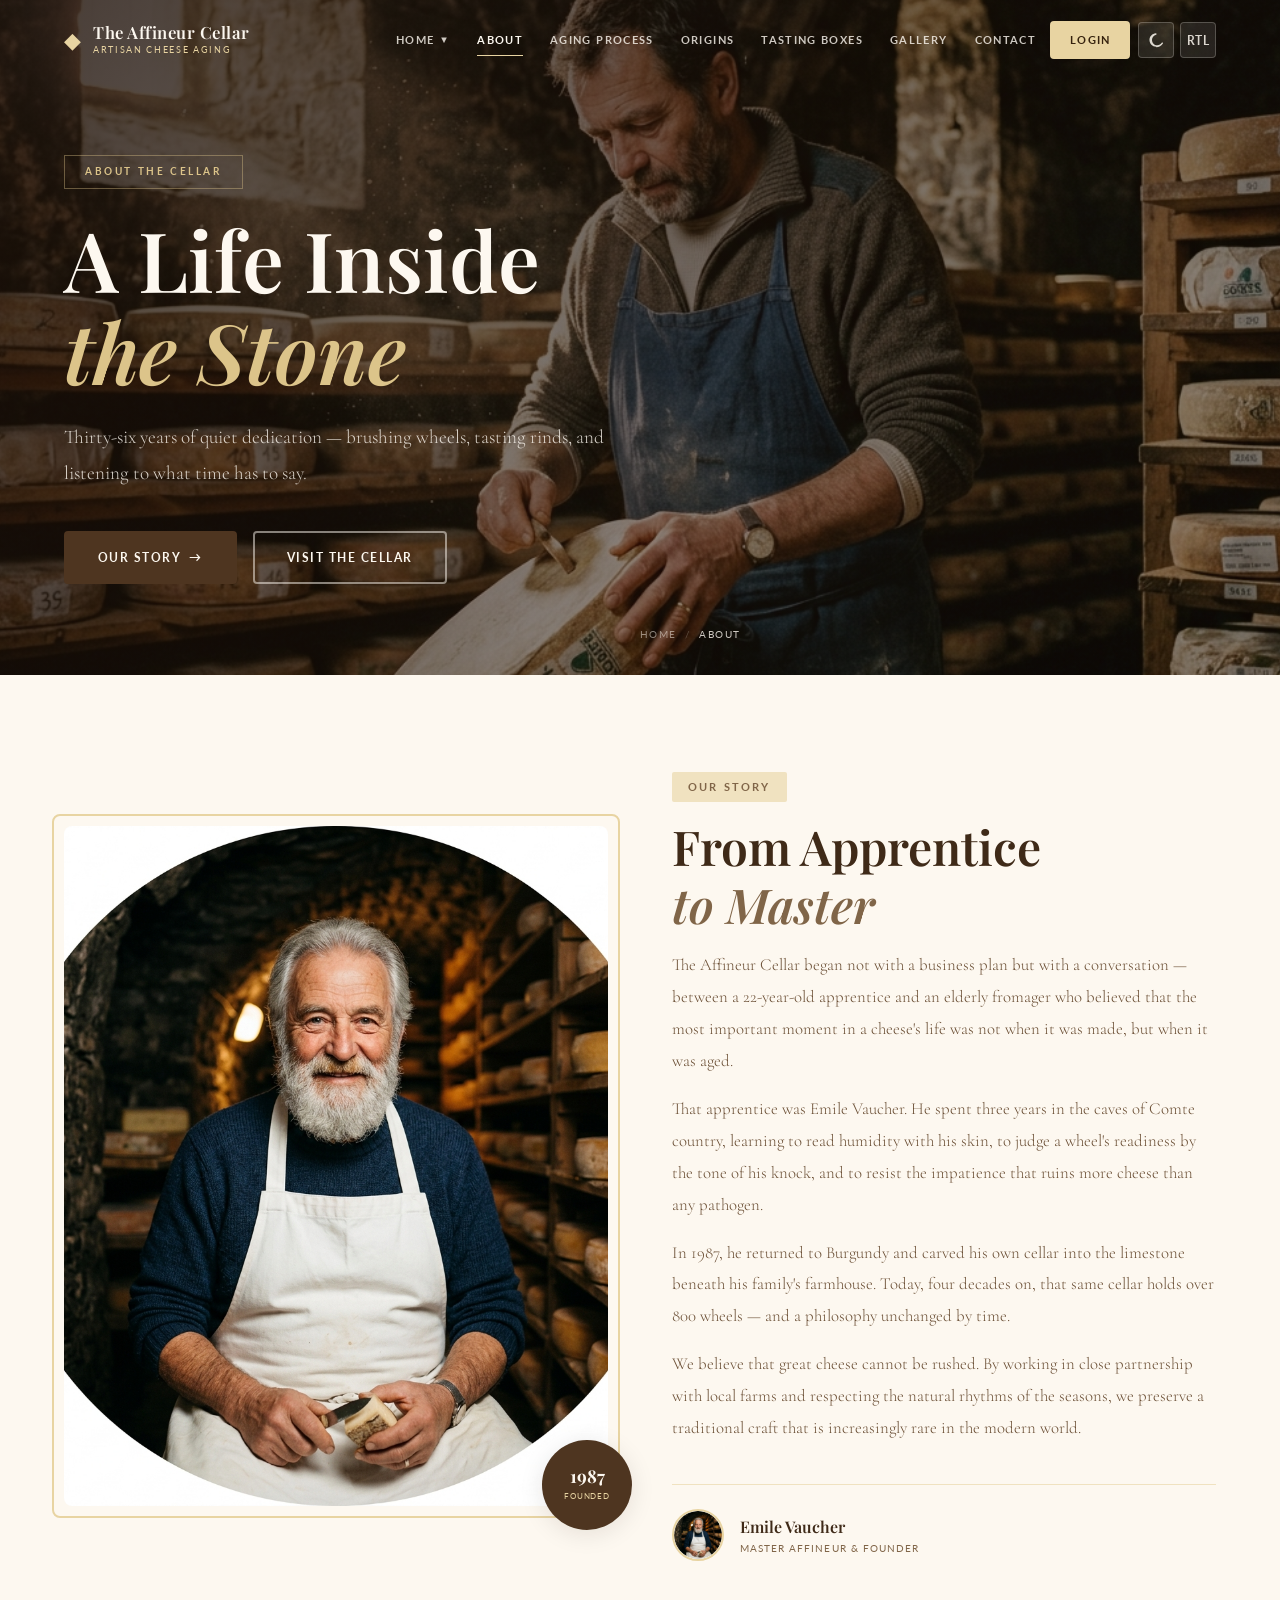
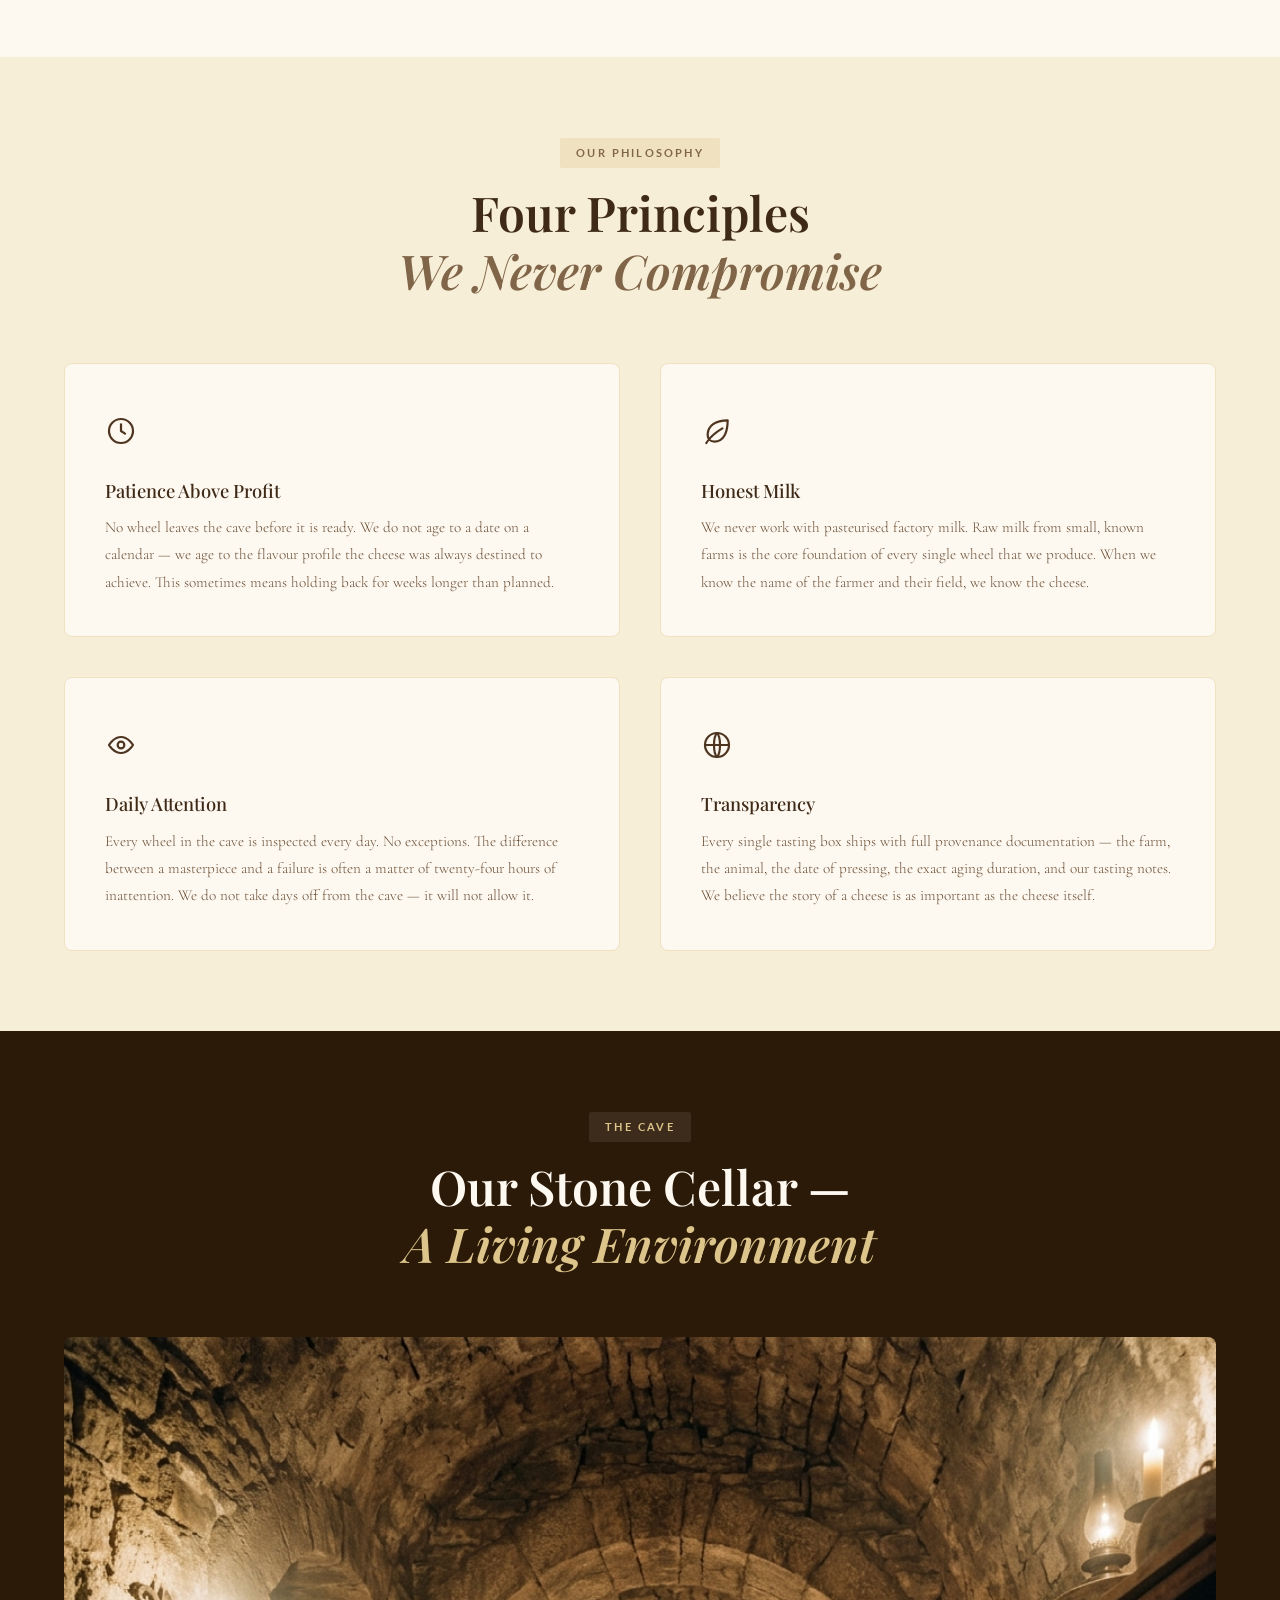
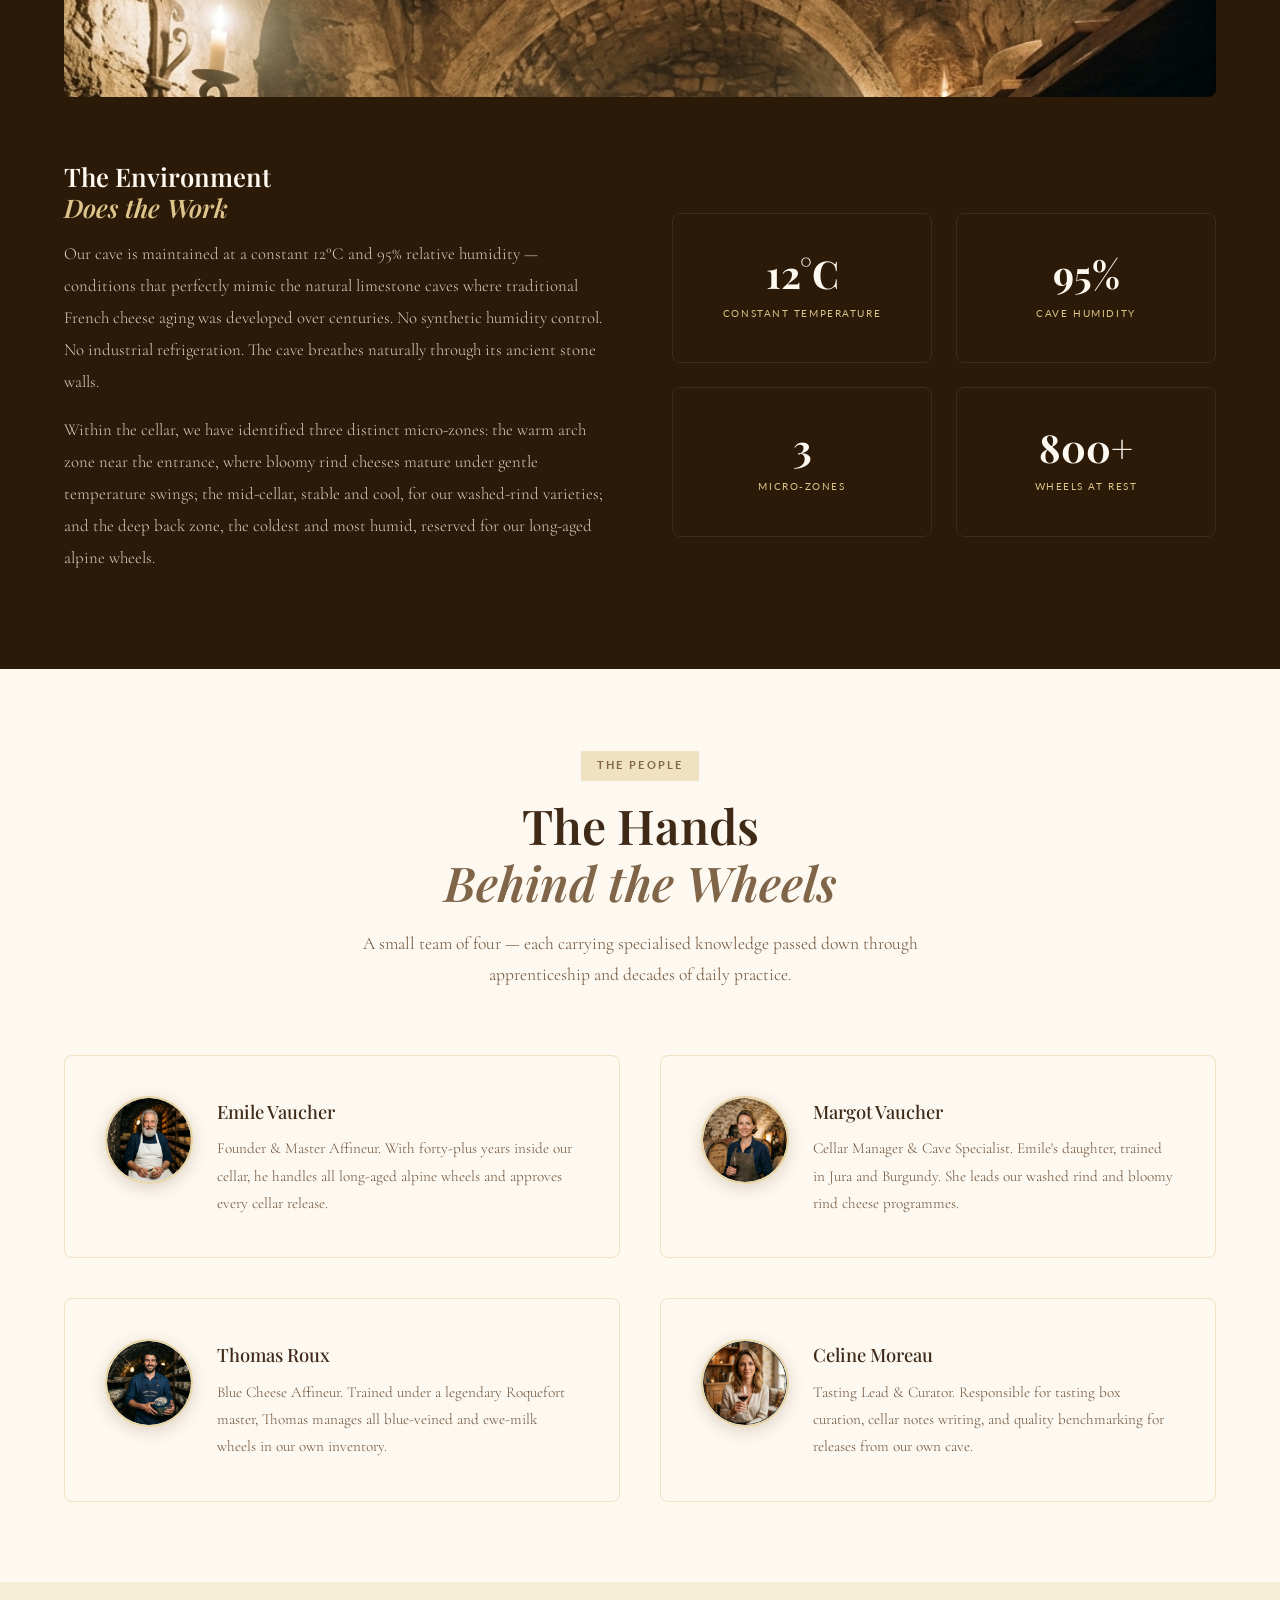
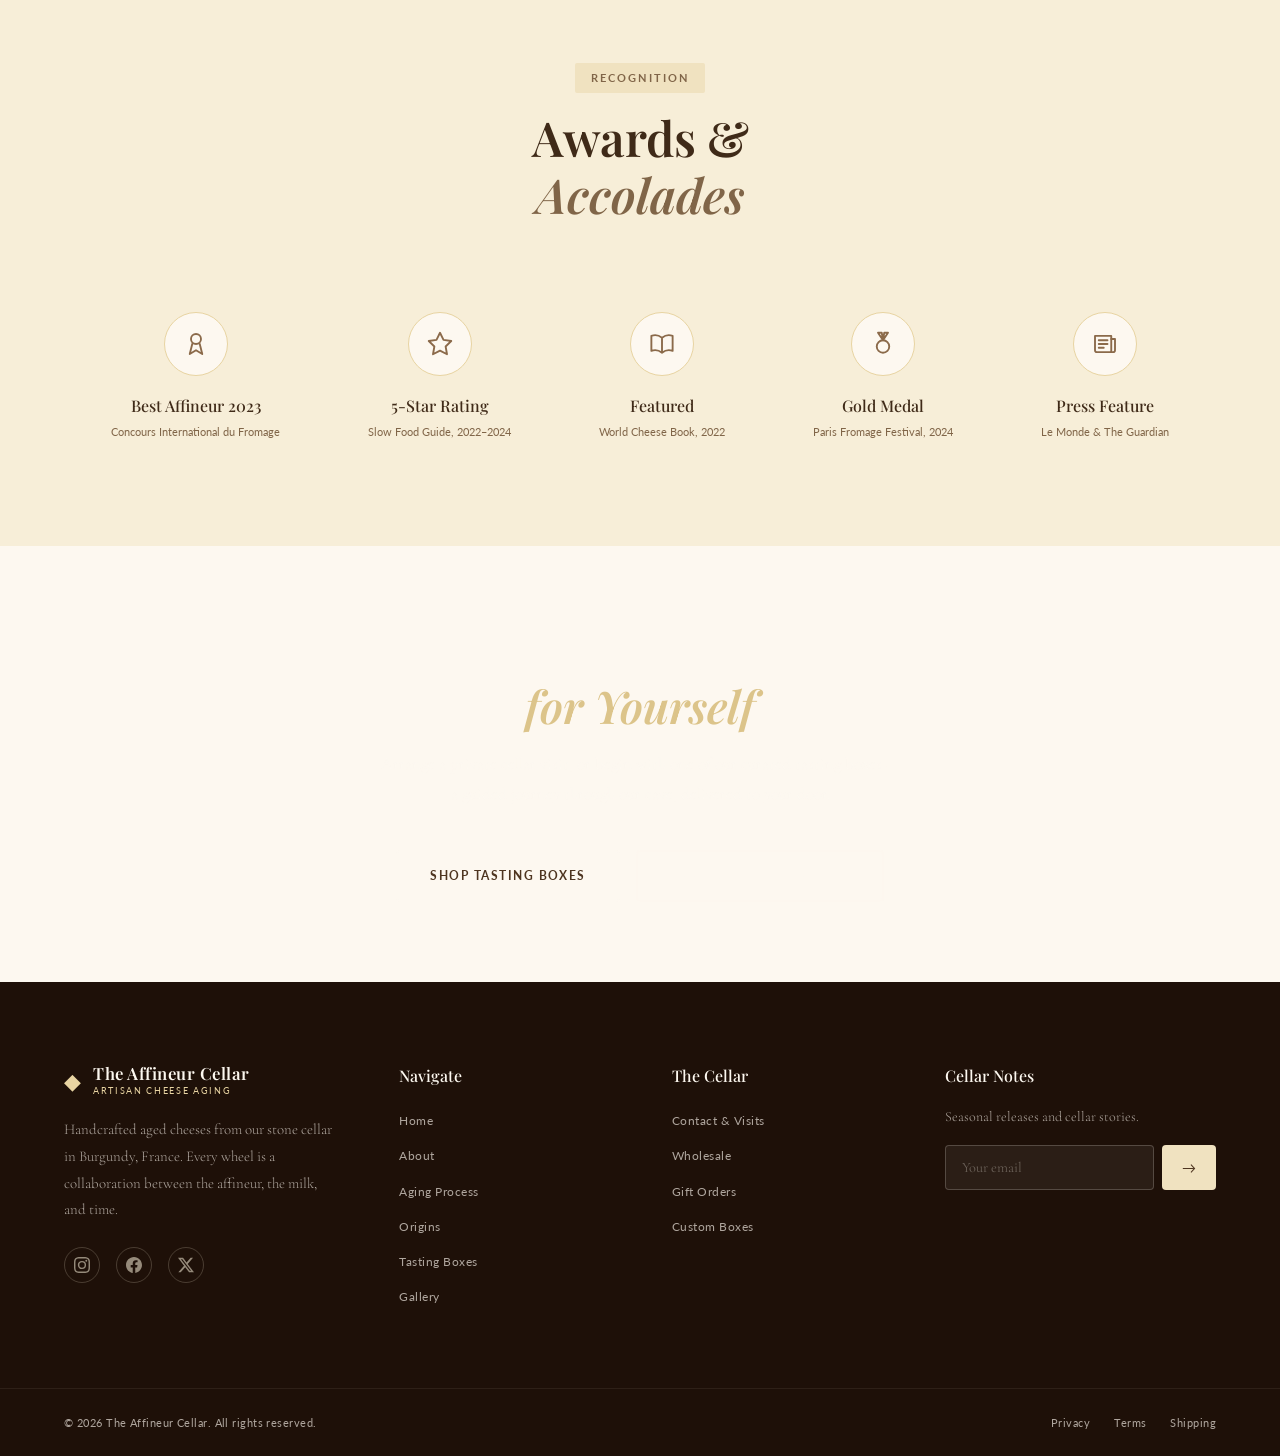
<file: about.html>
<!DOCTYPE html>
<html lang="en" data-theme="light" dir="ltr">
<head>
  <meta charset="UTF-8"/>
  <meta name="viewport" content="width=device-width,initial-scale=1.0"/>
  <meta name="description" content="About The Affineur Cellar — Meet Emile Vaucher, our philosophy of cave-aging, our stone cellar, and the story behind 36 years of artisan cheese maturation."/>
  <title>About — The Affineur Cellar</title>
  <link rel="preconnect" href="https://fonts.googleapis.com"/>
  <link rel="preconnect" href="https://fonts.gstatic.com" crossorigin/>
  <link href="https://fonts.googleapis.com/css2?family=Playfair+Display:ital,wght@0,400;0,500;0,600;0,700;1,400;1,500&family=Cormorant+Garamond:ital,wght@0,300;0,400;0,500;0,600;1,300;1,400&family=Lato:wght@300;400;700&display=swap" rel="stylesheet"/>
  <link rel="stylesheet" href="style.css"/>
  <link rel="icon" type="image/svg+xml" href="favicon.svg"/>
  <script>!function(){var t=localStorage.getItem('acTheme')||'light',d=localStorage.getItem('acDir')||'ltr';document.documentElement.setAttribute('data-theme',t);document.documentElement.setAttribute('dir',d)}()</script>
</head>
<body>

<!-- ===== HEADER ===== -->
<header class="site-header" id="site-header">
  <div class="header-inner container">
    <a href="index.html" class="logo" id="logo">
      <span class="logo-icon">&#9670;</span>
      <div class="logo-text"><span class="logo-main">The Affineur Cellar</span><span class="logo-sub">Artisan Cheese Aging</span></div>
    </a>
    <nav class="main-nav" id="main-nav" aria-label="Main navigation">
      <ul class="nav-list">
        <li class="nav-item" data-has-dropdown>
          <a href="index.html" class="nav-link" data-dropdown aria-haspopup="true" aria-expanded="false">Home <span class="nav-caret">&#9660;</span></a>
          <div class="dropdown-menu"><a href="index.html" class="dropdown-link">Home 1</a><a href="home2.html" class="dropdown-link">Home 2</a></div>
        </li>
        <li class="nav-item"><a href="about.html" class="nav-link active">About</a></li>
        <li class="nav-item"><a href="aging-process.html" class="nav-link">Aging Process</a></li>
        <li class="nav-item"><a href="origins.html" class="nav-link">Origins</a></li>
        <li class="nav-item"><a href="tasting-boxes.html" class="nav-link">Tasting Boxes</a></li>
        <li class="nav-item"><a href="gallery.html" class="nav-link">Gallery</a></li>
        <li class="nav-item"><a href="contact.html" class="nav-link">Contact</a></li>
        <li class="nav-item"><a href="login.html" class="nav-link nav-login-btn">Login</a></li>
      </ul>
      <div class="theme-dir-toggles" id="theme-dir-toggles">
        <button class="toggle-btn" data-theme-toggle aria-label="Switch theme" title="Dark Mode"></button>
        <button class="toggle-btn" data-dir-toggle aria-label="Switch direction" title="Switch to RTL"></button>
      </div>
    </nav>
    <button class="hamburger" id="hamburger" aria-label="Toggle menu" aria-expanded="false">
      <span class="bar"></span><span class="bar"></span><span class="bar"></span>
    </button>
  </div>
</header>
<div class="mobile-overlay" id="mobile-overlay" aria-hidden="true"></div>

<main>

<!-- ===== SECTION 1 — BANNER ===== -->
<section class="page-banner banner-medium" id="about-banner">
  <div class="banner-bg" style="background-image:url('images/about_story.png')"></div>
  <div class="banner-overlay"></div>
  <div class="banner-content container">
    <div class="banner-badge">About the Cellar</div>
    <h1 class="banner-title">A Life Inside<br/><em>the Stone</em></h1>
    <p class="banner-subtitle">Thirty-six years of quiet dedication — brushing wheels, tasting rinds, and listening to what time has to say.</p>
    <div class="banner-actions">
      <a href="#our-story" class="btn btn-primary">Our Story <span class="btn-arrow">&#8594;</span></a>
      <a href="contact.html" class="btn btn-ghost">Visit the Cellar</a>
    </div>
  </div>
  <div class="breadcrumb">
    <a href="index.html">Home</a><span class="sep">/</span><span class="current">About</span>
  </div>
</section>

<!-- ===== SECTION 2 — OUR STORY ===== -->
<section class="section" id="our-story">
  <div class="container">
    <div class="two-col-grid">
      <div class="img-frame aspect-4-5" data-animate="fade-right">
        <img src="images/person_emile.png" alt="Emile Vaucher, master affineur, in the cellar cave" loading="lazy"/>
        <div class="float-badge">
          <span class="badge-num">1987</span>
          <span class="badge-lbl">Founded</span>
        </div>
      </div>
      <div class="content-block" data-animate="fade-left">
        <span class="section-tag">Our Story</span>
        <h2 class="section-title">From Apprentice<br/><em>to Master</em></h2>
        <p class="body-text">The Affineur Cellar began not with a business plan but with a conversation — between a 22-year-old apprentice and an elderly fromager who believed that the most important moment in a cheese's life was not when it was made, but when it was aged.</p>
        <p class="body-text">That apprentice was Emile Vaucher. He spent three years in the caves of Comte country, learning to read humidity with his skin, to judge a wheel's readiness by the tone of his knock, and to resist the impatience that ruins more cheese than any pathogen.</p>
        <p class="body-text">In 1987, he returned to Burgundy and carved his own cellar into the limestone beneath his family's farmhouse. Today, four decades on, that same cellar holds over 800 wheels — and a philosophy unchanged by time.</p>
        <p class="body-text">We believe that great cheese cannot be rushed. By working in close partnership with local farms and respecting the natural rhythms of the seasons, we preserve a traditional craft that is increasingly rare in the modern world.</p>
        <div class="sig-row">
          <img src="images/person_emile.png" alt="Emile Vaucher" class="sig-avatar" loading="lazy"/>
          <div><span class="sig-name">Emile Vaucher</span><span class="sig-title">Master Affineur &amp; Founder</span></div>
        </div>
      </div>
    </div>
  </div>
</section>

<!-- ===== SECTION 3 — PHILOSOPHY ===== -->
<section class="section section-cream" id="philosophy">
  <div class="container">
    <div class="section-header center" data-animate="fade-up">
      <span class="section-tag">Our Philosophy</span>
      <h2 class="section-title">Four Principles<br/><em>We Never Compromise</em></h2>
    </div>
    <div class="cards-2" style="gap:var(--space-lg)">
      <div class="feat-card" data-animate="fade-up" data-delay="100">
        <div class="feat-icon"><svg class="site-icon" aria-hidden="true"><use href="images/icons.svg#icon-clock"/></svg></div>
        <h3 class="feat-title">Patience Above Profit</h3>
        <p class="feat-body">No wheel leaves the cave before it is ready. We do not age to a date on a calendar — we age to the flavour profile the cheese was always destined to achieve. This sometimes means holding back for weeks longer than planned.</p>
      </div>
      <div class="feat-card" data-animate="fade-up" data-delay="200">
        <div class="feat-icon"><svg class="site-icon" aria-hidden="true"><use href="images/icons.svg#icon-leaf"/></svg></div>
        <h3 class="feat-title">Honest Milk</h3>
        <p class="feat-body">We never work with pasteurised factory milk. Raw milk from small, known farms is the core foundation of every single wheel that we produce. When we know the name of the farmer and their field, we know the cheese.</p>
      </div>
      <div class="feat-card" data-animate="fade-up" data-delay="300">
        <div class="feat-icon"><svg class="site-icon" aria-hidden="true"><use href="images/icons.svg#icon-eye"/></svg></div>
        <h3 class="feat-title">Daily Attention</h3>
        <p class="feat-body">Every wheel in the cave is inspected every day. No exceptions. The difference between a masterpiece and a failure is often a matter of twenty-four hours of inattention. We do not take days off from the cave — it will not allow it.</p>
      </div>
      <div class="feat-card" data-animate="fade-up" data-delay="400">
        <div class="feat-icon"><svg class="site-icon" aria-hidden="true"><use href="images/icons.svg#icon-globe"/></svg></div>
        <h3 class="feat-title">Transparency</h3>
        <p class="feat-body">Every single tasting box ships with full provenance documentation — the farm, the animal, the date of pressing, the exact aging duration, and our tasting notes. We believe the story of a cheese is as important as the cheese itself.</p>
      </div>
    </div>
  </div>
</section>

<!-- ===== SECTION 4 — THE CELLAR ===== -->
<section class="section section-dark" id="the-cellar">
  <div class="container">
    <div class="section-header center" data-animate="fade-up">
      <span class="section-tag light">The Cave</span>
      <h2 class="section-title light">Our Stone Cellar —<br/><em>A Living Environment</em></h2>
    </div>
    <div class="img-wide aspect-16-5" data-animate="zoom-in">
      <img src="images/cellar_panoramic.png" alt="Panoramic cheese cave interior with hundreds of aging wheels" loading="lazy"/>
      <p class="img-caption" style="color:var(--cream-400)">Our cellar was carved from Burgundy limestone in 1987 and has aged continuously since opening day</p>
    </div>
    <div class="two-col-grid" style="margin-top:var(--space-xl)">
      <div data-animate="fade-right">
        <h3 class="section-title" style="font-size:1.6rem">The Environment<br/><em>Does the Work</em></h3>
        <p class="body-text light-text">Our cave is maintained at a constant 12°C and 95% relative humidity — conditions that perfectly mimic the natural limestone caves where traditional French cheese aging was developed over centuries. No synthetic humidity control. No industrial refrigeration. The cave breathes naturally through its ancient stone walls.</p>
        <p class="body-text light-text">Within the cellar, we have identified three distinct micro-zones: the warm arch zone near the entrance, where bloomy rind cheeses mature under gentle temperature swings; the mid-cellar, stable and cool, for our washed-rind varieties; and the deep back zone, the coldest and most humid, reserved for our long-aged alpine wheels.</p>
      </div>
      <div data-animate="fade-left">
        <div class="stats-strip" style="grid-template-columns:1fr 1fr;background:none;padding:0;gap:var(--space-md)">
          <div class="stat-box" style="grid-column:auto"><span class="stat-num">12°C</span><span class="stat-label">Constant Temperature</span></div>
          <div class="stat-box"><span class="stat-num">95%</span><span class="stat-label">Cave Humidity</span></div>
          <div class="stat-box"><span class="stat-num">3</span><span class="stat-label">Micro-Zones</span></div>
          <div class="stat-box"><span class="stat-num">800+</span><span class="stat-label">Wheels at Rest</span></div>
        </div>
      </div>
    </div>
  </div>
</section>

<!-- ===== SECTION 5 — TEAM / PEOPLE ===== -->
<section class="section" id="team">
  <div class="container">
    <div class="section-header center" data-animate="fade-up">
      <span class="section-tag">The People</span>
      <h2 class="section-title">The Hands<br/><em>Behind the Wheels</em></h2>
      <p class="section-intro">A small team of four — each carrying specialised knowledge passed down through apprenticeship and decades of daily practice.</p>
    </div>
    <div class="cards-2" style="gap:var(--space-lg)">
      <div class="feat-card" style="flex-direction:row;align-items:flex-start;gap:var(--space-md)" data-animate="fade-up" data-delay="100">
        <div class="team-avatar-wrap">
          <img src="images/person_emile.png" alt="Emile Vaucher" class="team-avatar" onerror="this.style.display='none';this.nextElementSibling.style.display='flex'"/>
          <span class="avatar-initials avatar-lg" style="display:none">EV</span>
        </div>
        <div><h3 class="feat-title">Emile Vaucher</h3><p class="feat-body">Founder &amp; Master Affineur. With forty-plus years inside our cellar, he handles all long-aged alpine wheels and approves every cellar release.</p></div>
      </div>
      <div class="feat-card" style="flex-direction:row;align-items:flex-start;gap:var(--space-md)" data-animate="fade-up" data-delay="200">
        <div class="team-avatar-wrap">
          <img src="images/person_margot.png" alt="Margot Vaucher" class="team-avatar" onerror="this.style.display='none';this.nextElementSibling.style.display='flex'"/>
          <span class="avatar-initials avatar-lg" style="display:none">MV</span>
        </div>
        <div><h3 class="feat-title">Margot Vaucher</h3><p class="feat-body">Cellar Manager &amp; Cave Specialist. Emile's daughter, trained in Jura and Burgundy. She leads our washed rind and bloomy rind cheese programmes.</p></div>
      </div>
      <div class="feat-card" style="flex-direction:row;align-items:flex-start;gap:var(--space-md)" data-animate="fade-up" data-delay="300">
        <div class="team-avatar-wrap">
          <img src="images/person_thomas_roux.png" alt="Thomas Roux" class="team-avatar" onerror="this.style.display='none';this.nextElementSibling.style.display='flex'"/>
          <span class="avatar-initials avatar-lg" style="display:none">TR</span>
        </div>
        <div><h3 class="feat-title">Thomas Roux</h3><p class="feat-body">Blue Cheese Affineur. Trained under a legendary Roquefort master, Thomas manages all blue-veined and ewe-milk wheels in our own inventory.</p></div>
      </div>
      <div class="feat-card" style="flex-direction:row;align-items:flex-start;gap:var(--space-md)" data-animate="fade-up" data-delay="400">
        <div class="team-avatar-wrap">
          <img src="images/person_celine.png" alt="Celine Moreau" class="team-avatar" onerror="this.style.display='none';this.nextElementSibling.style.display='flex'"/>
          <span class="avatar-initials avatar-lg" style="display:none">CM</span>
        </div>
        <div><h3 class="feat-title">Celine Moreau</h3><p class="feat-body">Tasting Lead &amp; Curator. Responsible for tasting box curation, cellar notes writing, and quality benchmarking for releases from our own cave.</p></div>
      </div>
    </div>
  </div>
</section>

<!-- ===== SECTION 6 — AWARDS ===== -->
<section class="section section-cream" id="awards">
  <div class="container">
    <div class="section-header center" data-animate="fade-up">
      <span class="section-tag">Recognition</span>
      <h2 class="section-title">Awards &amp;<br/><em>Accolades</em></h2>
    </div>
    <div class="awards-row" data-animate="zoom-in">
      <div class="award-item"><span class="award-icon"><svg class="site-icon" aria-hidden="true"><use href="images/icons.svg#icon-award"/></svg></span><div class="award-title">Best Affineur 2023</div><p class="award-desc">Concours International du Fromage</p></div>
      <div class="award-item"><span class="award-icon"><svg class="site-icon" aria-hidden="true"><use href="images/icons.svg#icon-star"/></svg></span><div class="award-title">5-Star Rating</div><p class="award-desc">Slow Food Guide, 2022–2024</p></div>
      <div class="award-item"><span class="award-icon"><svg class="site-icon" aria-hidden="true"><use href="images/icons.svg#icon-book"/></svg></span><div class="award-title">Featured</div><p class="award-desc">World Cheese Book, 2022</p></div>
      <div class="award-item"><span class="award-icon"><svg class="site-icon" aria-hidden="true"><use href="images/icons.svg#icon-medal"/></svg></span><div class="award-title">Gold Medal</div><p class="award-desc">Paris Fromage Festival, 2024</p></div>
      <div class="award-item"><span class="award-icon"><svg class="site-icon" aria-hidden="true"><use href="images/icons.svg#icon-newspaper"/></svg></span><div class="award-title">Press Feature</div><p class="award-desc">Le Monde &amp; The Guardian</p></div>
    </div>
  </div>
</section>

<!-- ===== SECTION 7 — CTA ===== -->
<section class="cta-section" id="about-cta">
  <div class="container">
    <h2 class="cta-title" data-animate="fade-up">Experience the Cellar<br/><em>for Yourself</em></h2>
    <p class="cta-sub" data-animate="fade-up" data-delay="100">Arrange a private cellar visit, or begin with one of our curated tasting boxes — a guided journey through our cave, delivered to your door.</p>
    <div class="cta-actions" data-animate="fade-up" data-delay="250">
      <a href="tasting-boxes.html" class="btn btn-cream">Shop Tasting Boxes</a>
      <a href="contact.html" class="btn btn-ghost">Arrange a Cellar Visit</a>
    </div>
  </div>
</section>

</main>

<!-- ===== FOOTER ===== -->
<footer class="site-footer" id="site-footer">
  <div class="footer-main container">
    <div class="footer-brand">
      <a href="index.html" class="logo"><span class="logo-icon">&#9670;</span><div class="logo-text"><span class="logo-main">The Affineur Cellar</span><span class="logo-sub">Artisan Cheese Aging</span></div></a>
      <p class="footer-desc">Handcrafted aged cheeses from our stone cellar in Burgundy, France. Every wheel is a collaboration between the affineur, the milk, and time.</p>
            <div class="footer-social">
        <a href="#" class="social-link" aria-label="Instagram"><svg xmlns="http://www.w3.org/2000/svg" width="16" height="16" fill="currentColor" viewBox="0 0 16 16"><path d="M8 0C5.829 0 5.556.01 4.703.048 3.85.088 3.269.222 2.76.42a3.917 3.917 0 0 0-1.417.923A3.917 3.917 0 0 0 .42 2.76C.222 3.268.087 3.85.048 4.7.01 5.555 0 5.827 0 8.001c0 2.172.01 2.444.048 3.297.04.852.174 1.433.372 1.942.205.526.478.972.923 1.417.444.445.89.719 1.416.923.51.198 1.09.333 1.942.372C5.555 15.99 5.827 16 8 16s2.444-.01 3.298-.048c.851-.04 1.434-.174 1.943-.372a3.916 3.916 0 0 0 1.416-.923c.445-.445.718-.891.923-1.417.197-.509.332-1.09.372-1.942C15.99 10.445 16 10.173 16 8s-.01-2.445-.048-3.299c-.04-.851-.175-1.433-.372-1.941a3.926 3.926 0 0 0-.923-1.417A3.911 3.911 0 0 0 13.24.42c-.51-.198-1.092-.333-1.943-.372C10.443.01 10.172 0 7.998 0h.003zm-.717 1.442h.718c2.136 0 2.389.007 3.232.046.78.035 1.204.166 1.486.275.373.145.64.319.92.599.28.28.453.546.598.92.11.281.24.705.275 1.485.039.843.047 1.096.047 3.231s-.008 2.389-.047 3.232c-.035.78-.166 1.203-.275 1.485a2.47 2.47 0 0 1-.599.919c-.28.28-.546.453-.92.598-.28.11-.704.24-1.485.276-.843.038-1.096.047-3.232.047s-2.39-.009-3.233-.047c-.78-.036-1.203-.166-1.485-.276a2.478 2.478 0 0 1-.92-.598 2.48 2.48 0 0 1-.6-.92c-.109-.281-.24-.705-.275-1.485-.038-.843-.046-1.096-.046-3.233 0-2.136.008-2.388.046-3.231.036-.78.166-1.204.276-1.486.145-.373.319-.64.599-.92.28-.28.546-.453.92-.598.282-.11.705-.24 1.485-.276.738-.034 1.024-.044 2.515-.045v.002zm4.988 1.328a.96.96 0 1 0 0 1.92.96.96 0 0 0 0-1.92zm-4.27 1.122a4.109 4.109 0 1 0 0 8.217 4.109 4.109 0 0 0 0-8.217zm0 1.441a2.667 2.667 0 1 1 0 5.334 2.667 2.667 0 0 1 0-5.334z"/></svg></a>
        <a href="#" class="social-link" aria-label="Facebook"><svg xmlns="http://www.w3.org/2000/svg" width="16" height="16" fill="currentColor" viewBox="0 0 16 16"><path d="M16 8.049c0-4.446-3.582-8.05-8-8.05C3.58 0-.002 3.603-.002 8.05c0 4.017 2.926 7.347 6.75 7.951v-5.625h-2.03V8.05H6.75V6.275c0-2.017 1.195-3.131 3.022-3.131.876 0 1.791.157 1.791.157v1.98h-1.009c-.993 0-1.303.621-1.303 1.258v1.51h2.218l-.354 2.326H9.25V16c3.824-.604 6.75-3.934 6.75-7.951z"/></svg></a>
                <a href="#" class="social-link" aria-label="Twitter/X"><svg xmlns="http://www.w3.org/2000/svg" width="16" height="16" fill="currentColor" viewBox="0 0 16 16"><path d="M12.6.75h2.454l-5.36 6.142L16 15.25h-4.937l-3.867-5.07-4.425 5.07H.316l5.733-6.57L0 .75h5.063l3.495 4.633L12.601.75Zm-.86 13.028h1.36L4.323 2.145H2.865z"/></svg></a>
      </div>
    </div>
    <div><h3 class="footer-heading">Navigate</h3><ul class="footer-nav-list"><li><a href="index.html" class="footer-link">Home</a></li><li><a href="about.html" class="footer-link">About</a></li><li><a href="aging-process.html" class="footer-link">Aging Process</a></li><li><a href="origins.html" class="footer-link">Origins</a></li><li><a href="tasting-boxes.html" class="footer-link">Tasting Boxes</a></li><li><a href="gallery.html" class="footer-link">Gallery</a></li></ul></div>
    <div><h3 class="footer-heading">The Cellar</h3><ul class="footer-nav-list"><li><a href="contact.html" class="footer-link">Contact &amp; Visits</a></li><li><a href="contact.html" class="footer-link">Wholesale</a></li><li><a href="contact.html" class="footer-link">Gift Orders</a></li><li><a href="tasting-boxes.html" class="footer-link">Custom Boxes</a></li></ul></div>
    <div><h3 class="footer-heading">Cellar Notes</h3><p class="footer-nl-desc">Seasonal releases and cellar stories.</p><form class="nl-form" novalidate><div class="nl-form-row"><input type="email" class="nl-input" placeholder="Your email" aria-label="Newsletter email" required/><button type="submit" class="nl-btn" aria-label="Subscribe">&#8594;</button></div><span class="nl-msg"></span></form></div>
  </div>
  <div class="footer-bottom"><div class="footer-bottom-inner container"><p class="footer-copy">&copy; <span id="footer-year"></span> The Affineur Cellar. All rights reserved.</p><nav class="footer-legal" aria-label="Legal"><a href="#" class="footer-legal-link">Privacy</a><a href="#" class="footer-legal-link">Terms</a><a href="#" class="footer-legal-link">Shipping</a></nav></div></div>
</footer>
<button class="back-to-top" id="back-to-top" aria-label="Back to top">&#8593;</button>
<script src="script.js"></script>
</body>
</html>
</file>
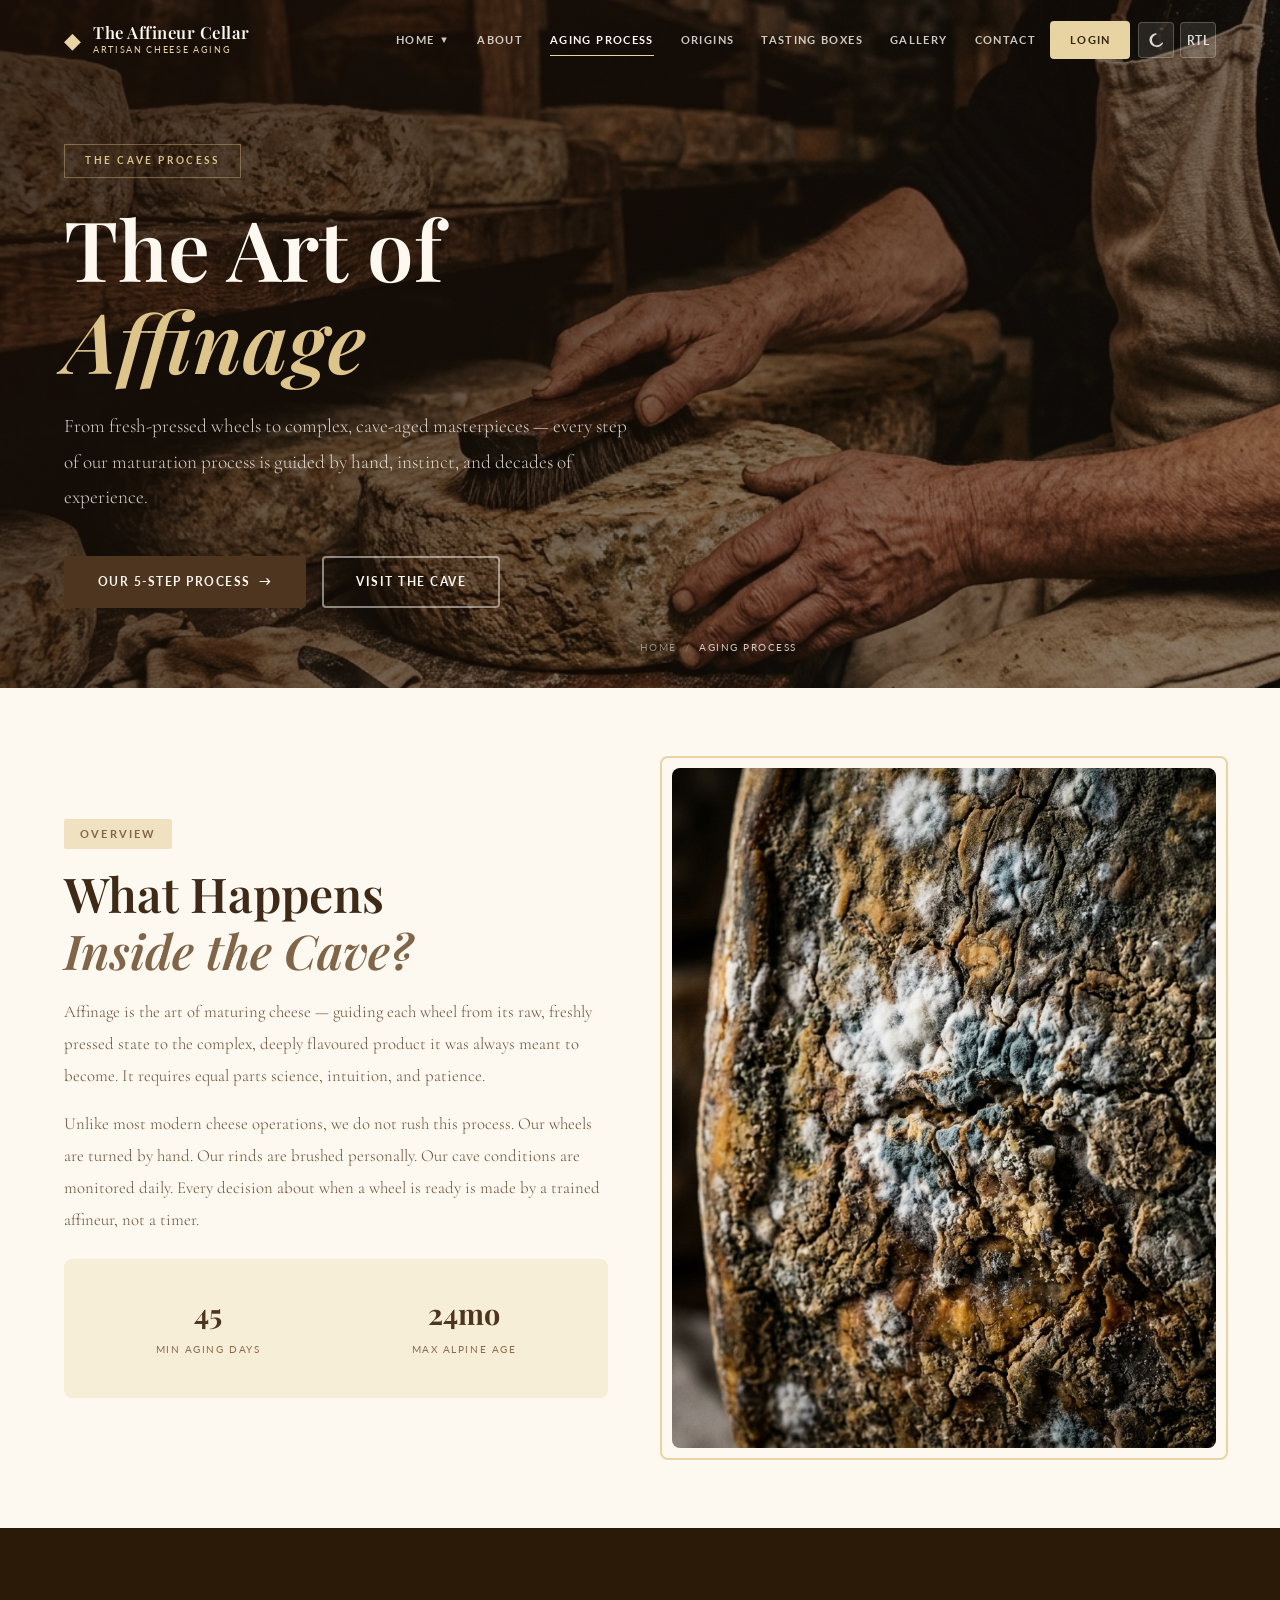
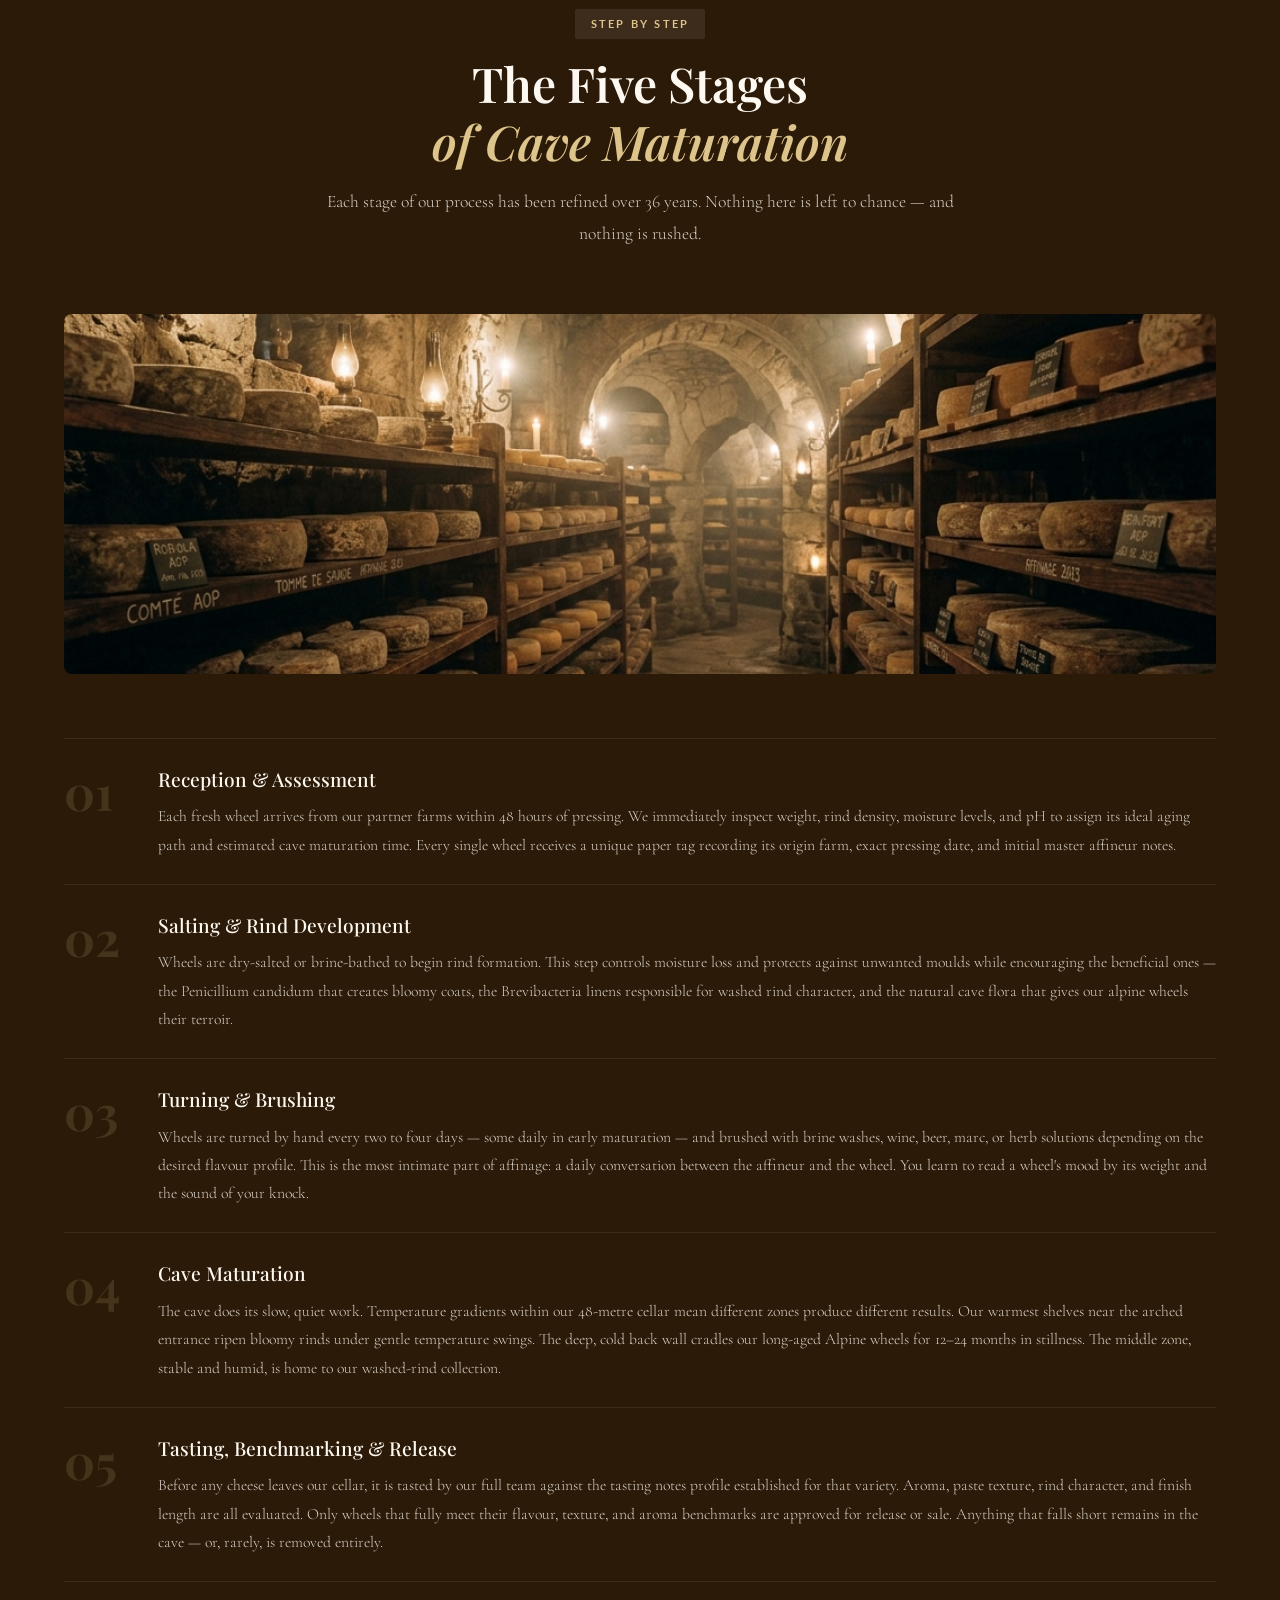
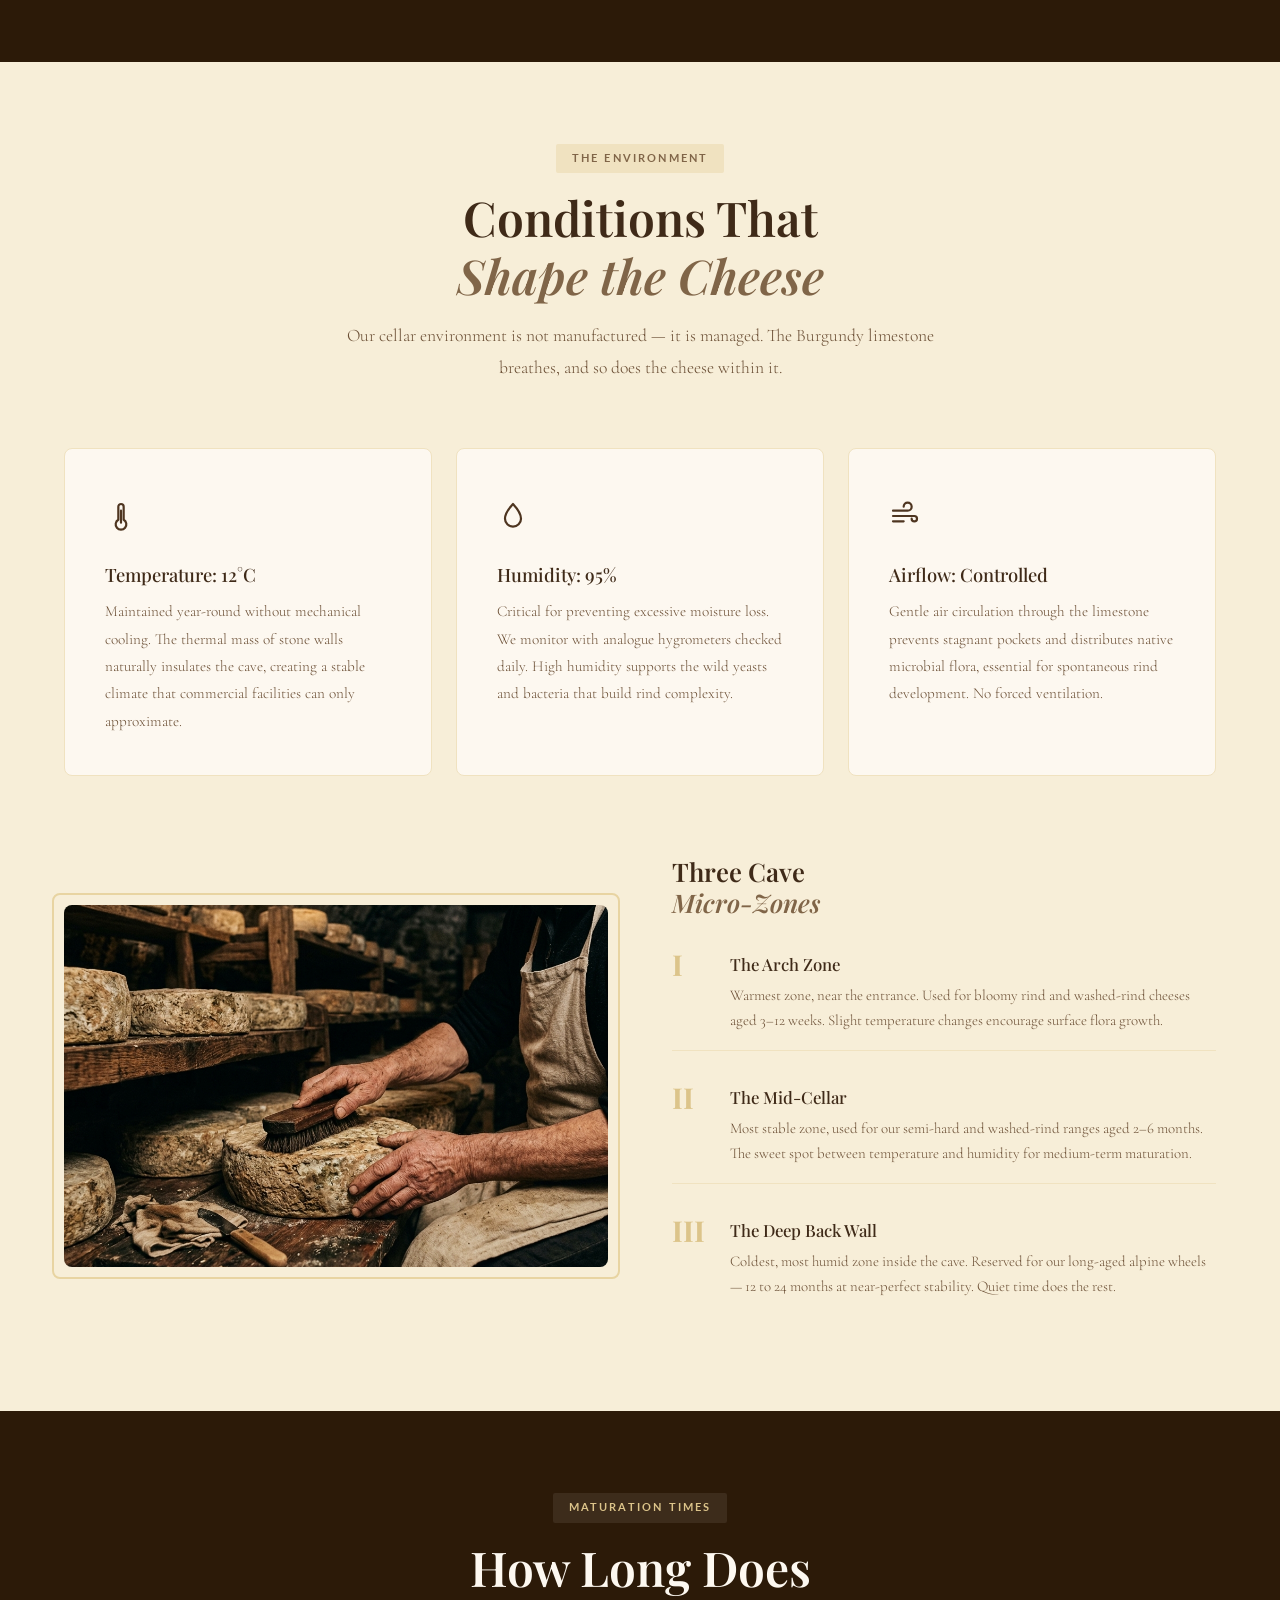
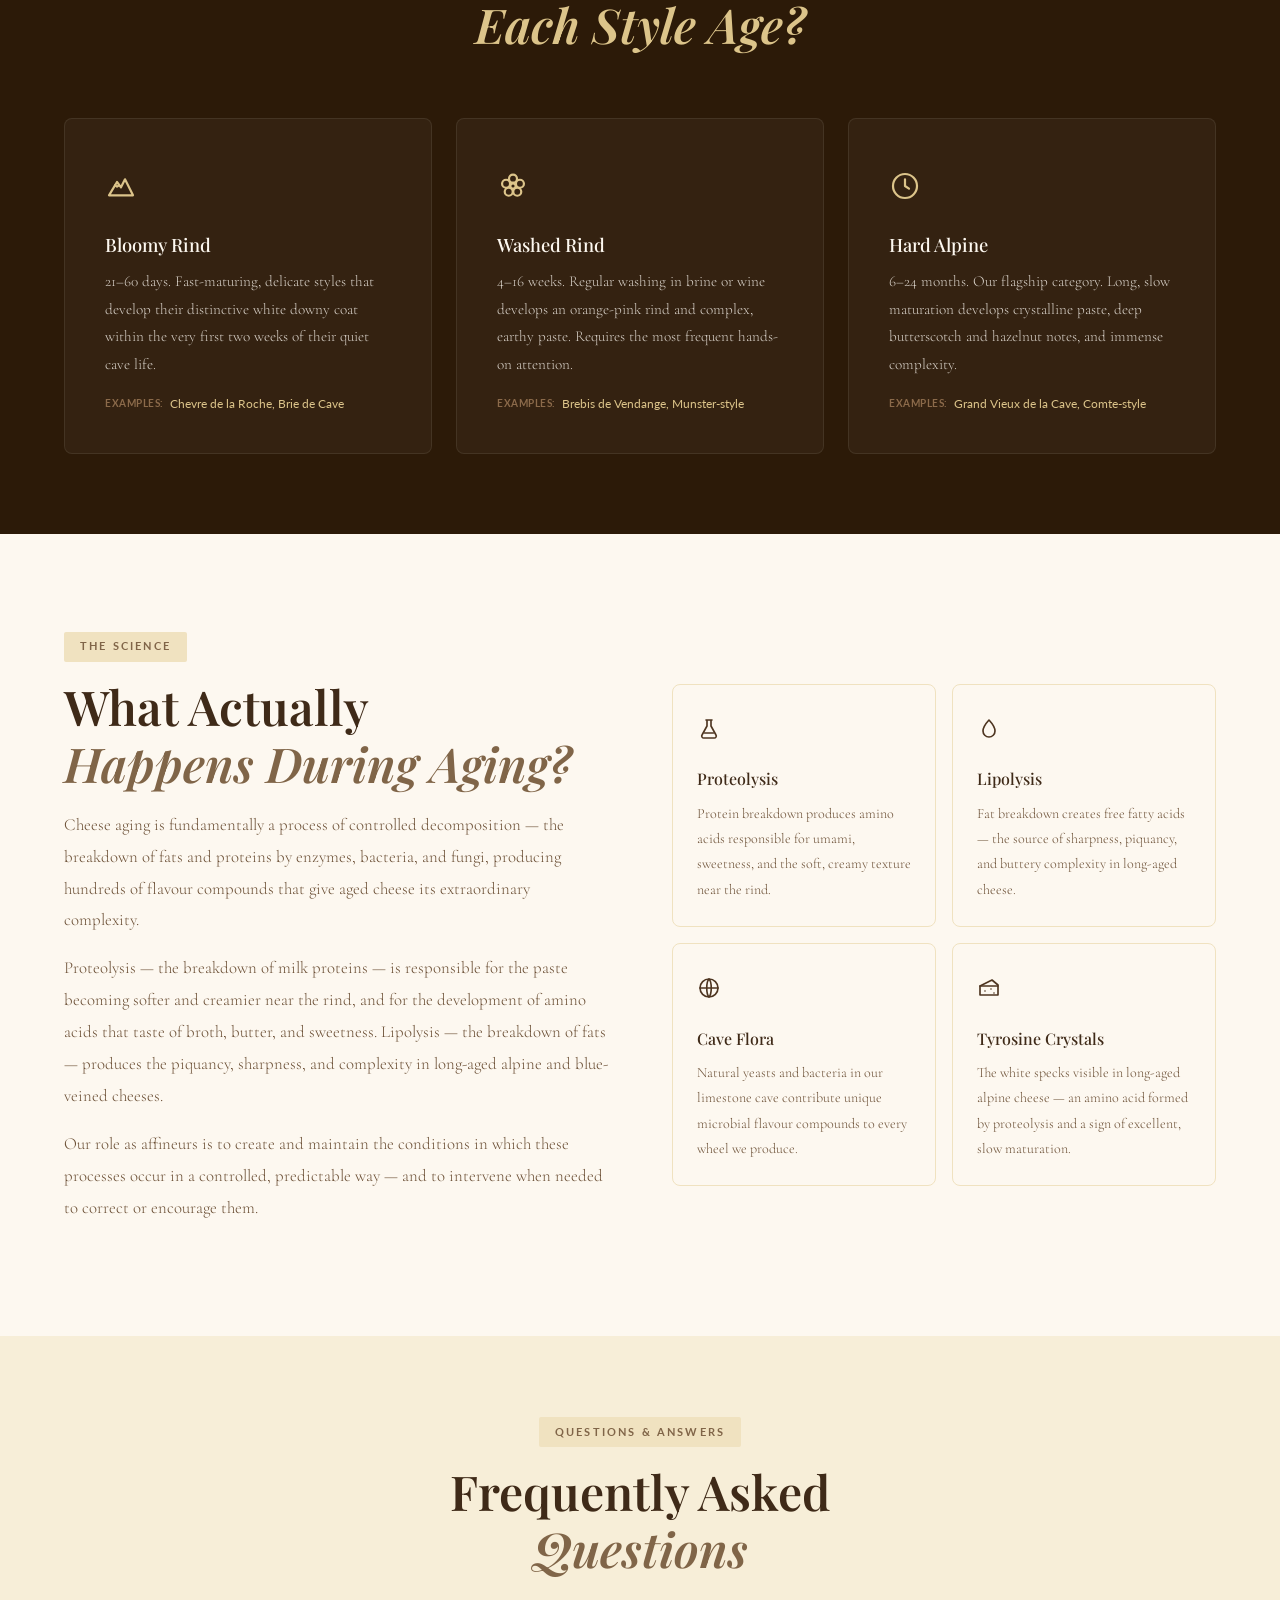
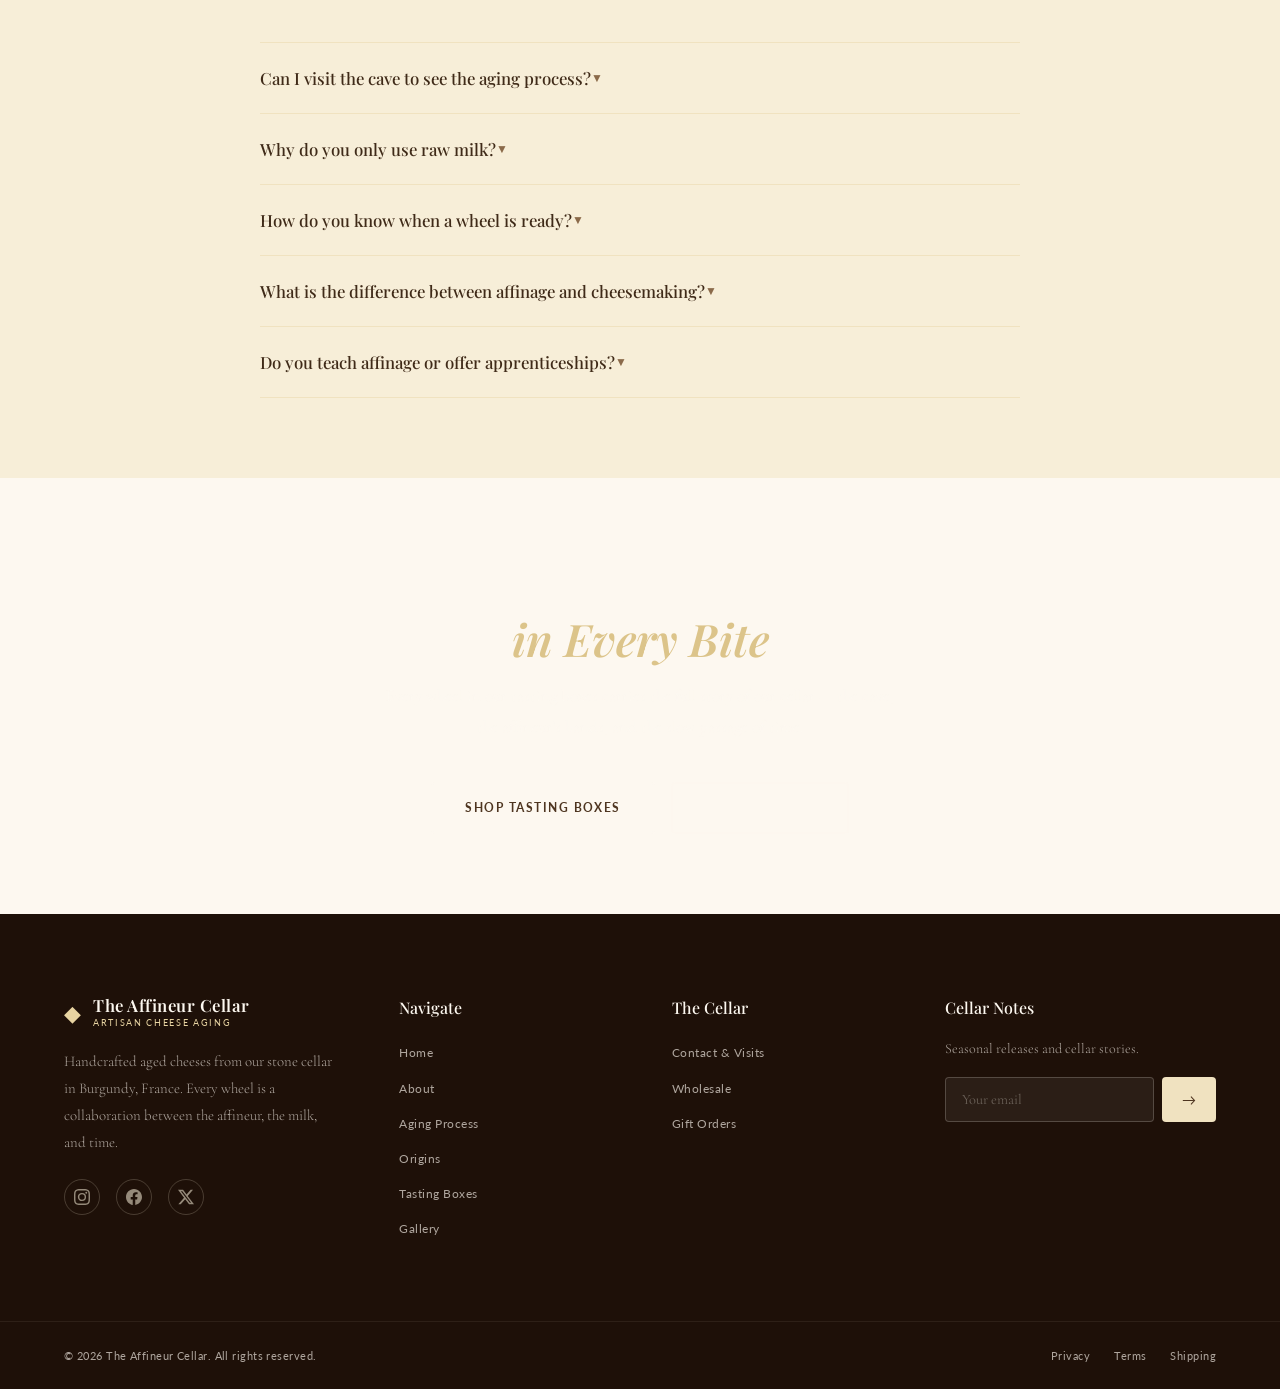
<file: aging-process.html>
<!DOCTYPE html>
<html lang="en" data-theme="light" dir="ltr">
<head>
  <meta charset="UTF-8"/>
  <meta name="viewport" content="width=device-width,initial-scale=1.0"/>
  <meta name="description" content="The Affineur Cellar Aging Process — Discover our 5-step cave maturation process, cellar environment, aging science, and the techniques behind every wheel we produce."/>
  <title>Aging Process — The Affineur Cellar</title>
  <link rel="preconnect" href="https://fonts.googleapis.com"/>
  <link rel="preconnect" href="https://fonts.gstatic.com" crossorigin/>
  <link href="https://fonts.googleapis.com/css2?family=Playfair+Display:ital,wght@0,400;0,500;0,600;0,700;1,400;1,500&family=Cormorant+Garamond:ital,wght@0,300;0,400;0,500;0,600;1,300;1,400&family=Lato:wght@300;400;700&display=swap" rel="stylesheet"/>
  <link rel="stylesheet" href="style.css"/>
  <link rel="icon" type="image/svg+xml" href="favicon.svg"/>
  <script>!function(){var t=localStorage.getItem('acTheme')||'light',d=localStorage.getItem('acDir')||'ltr';document.documentElement.setAttribute('data-theme',t);document.documentElement.setAttribute('dir',d)}()</script>
</head>
<body>

<!-- ===== HEADER ===== -->
<header class="site-header" id="site-header">
  <div class="header-inner container">
    <a href="index.html" class="logo" id="logo"><span class="logo-icon">&#9670;</span><div class="logo-text"><span class="logo-main">The Affineur Cellar</span><span class="logo-sub">Artisan Cheese Aging</span></div></a>
    <nav class="main-nav" id="main-nav" aria-label="Main navigation">
      <ul class="nav-list">
        <li class="nav-item" data-has-dropdown><a href="index.html" class="nav-link" data-dropdown aria-haspopup="true" aria-expanded="false">Home <span class="nav-caret">&#9660;</span></a><div class="dropdown-menu"><a href="index.html" class="dropdown-link">Home 1</a><a href="home2.html" class="dropdown-link">Home 2</a></div></li>
        <li class="nav-item"><a href="about.html" class="nav-link">About</a></li>
        <li class="nav-item"><a href="aging-process.html" class="nav-link active">Aging Process</a></li>
        <li class="nav-item"><a href="origins.html" class="nav-link">Origins</a></li>
        <li class="nav-item"><a href="tasting-boxes.html" class="nav-link">Tasting Boxes</a></li>
        <li class="nav-item"><a href="gallery.html" class="nav-link">Gallery</a></li>
        <li class="nav-item"><a href="contact.html" class="nav-link">Contact</a></li>
        <li class="nav-item"><a href="login.html" class="nav-link nav-login-btn">Login</a></li>
      </ul>
      <div class="theme-dir-toggles" id="theme-dir-toggles">
        <button class="toggle-btn" data-theme-toggle aria-label="Switch theme" title="Dark Mode"></button>
        <button class="toggle-btn" data-dir-toggle aria-label="Switch direction" title="Switch to RTL"></button>
      </div>
    </nav>
    <button class="hamburger" id="hamburger" aria-label="Toggle menu" aria-expanded="false"><span class="bar"></span><span class="bar"></span><span class="bar"></span></button>
  </div>
</header>
<div class="mobile-overlay" id="mobile-overlay" aria-hidden="true"></div>

<main>

<!-- ===== SECTION 1 — BANNER ===== -->
<section class="page-banner banner-medium" id="process-banner">
  <div class="banner-bg" style="background-image:url('images/cave_process.png')"></div>
  <div class="banner-overlay"></div>
  <div class="banner-content container">
    <div class="banner-badge">The Cave Process</div>
    <h1 class="banner-title">The Art of<br/><em>Affinage</em></h1>
    <p class="banner-subtitle">From fresh-pressed wheels to complex, cave-aged masterpieces — every step of our maturation process is guided by hand, instinct, and decades of experience.</p>
    <div class="banner-actions">
      <a href="#five-steps" class="btn btn-primary">Our 5-Step Process <span class="btn-arrow">&#8594;</span></a>
      <a href="contact.html" class="btn btn-ghost">Visit the Cave</a>
    </div>
  </div>
  <div class="breadcrumb"><a href="index.html">Home</a><span class="sep">/</span><span class="current">Aging Process</span></div>
</section>

<!-- ===== SECTION 2 — PROCESS OVERVIEW ===== -->
<section class="section" id="process-overview">
  <div class="container">
    <div class="two-col-grid">
      <div class="content-block" data-animate="fade-right">
        <span class="section-tag">Overview</span>
        <h2 class="section-title">What Happens<br/><em>Inside the Cave?</em></h2>
        <p class="body-text">Affinage is the art of maturing cheese — guiding each wheel from its raw, freshly pressed state to the complex, deeply flavoured product it was always meant to become. It requires equal parts science, intuition, and patience.</p>
        <p class="body-text">Unlike most modern cheese operations, we do not rush this process. Our wheels are turned by hand. Our rinds are brushed personally. Our cave conditions are monitored daily. Every decision about when a wheel is ready is made by a trained affineur, not a timer.</p>
        <div class="stats-strip" style="grid-template-columns:repeat(2,1fr);background:var(--cream-200);border-radius:var(--r-md);padding:var(--space-md);margin-top:var(--space-md)">
          <div class="stat-box" style="background:none;border:none;padding:var(--space-sm)"><span class="stat-num" style="color:var(--brown-300);font-size:1.8rem">45</span><span class="stat-label" style="color:var(--brown-100)">Min Aging Days</span></div>
          <div class="stat-box" style="background:none;border:none;padding:var(--space-sm)"><span class="stat-num" style="color:var(--brown-300);font-size:1.8rem">24mo</span><span class="stat-label" style="color:var(--brown-100)">Max Alpine Age</span></div>
        </div>
      </div>
      <div class="img-frame aspect-4-5" data-animate="fade-left">
        <img src="images/aging_rind.png" alt="Close-up macro view of aged cheese rind texture" loading="lazy"/>
      </div>
    </div>
  </div>
</section>

<!-- ===== SECTION 3 — 5-STEP CAVE PROCESS ===== -->
<section class="section section-dark" id="five-steps">
  <div class="container">
    <div class="section-header center" data-animate="fade-up">
      <span class="section-tag light">Step by Step</span>
      <h2 class="section-title light">The Five Stages<br/><em>of Cave Maturation</em></h2>
      <p class="section-intro light">Each stage of our process has been refined over 36 years. Nothing here is left to chance — and nothing is rushed.</p>
    </div>
    <div class="img-wide aspect-16-5" data-animate="zoom-in">
      <img src="images/cellar_panoramic.png" alt="Wide panoramic cheese cellar cave with wooden shelves" loading="lazy"/>
      <p class="img-caption" style="color:var(--cream-400)">Our cellar runs 48 metres deep into the Burgundy limestone — a natural, constant environment</p>
    </div>
    <div class="process-timeline" data-animate="fade-up">
      <div class="process-step">
        <div class="step-num">01</div>
        <div class="step-body">
          <h3 class="step-title">Reception &amp; Assessment</h3>
          <p class="step-desc">Each fresh wheel arrives from our partner farms within 48 hours of pressing. We immediately inspect weight, rind density, moisture levels, and pH to assign its ideal aging path and estimated cave maturation time. Every single wheel receives a unique paper tag recording its origin farm, exact pressing date, and initial master affineur notes.</p>
        </div>
      </div>
      <div class="process-step">
        <div class="step-num">02</div>
        <div class="step-body">
          <h3 class="step-title">Salting &amp; Rind Development</h3>
          <p class="step-desc">Wheels are dry-salted or brine-bathed to begin rind formation. This step controls moisture loss and protects against unwanted moulds while encouraging the beneficial ones — the Penicillium candidum that creates bloomy coats, the Brevibacteria linens responsible for washed rind character, and the natural cave flora that gives our alpine wheels their terroir.</p>
        </div>
      </div>
      <div class="process-step">
        <div class="step-num">03</div>
        <div class="step-body">
          <h3 class="step-title">Turning &amp; Brushing</h3>
          <p class="step-desc">Wheels are turned by hand every two to four days — some daily in early maturation — and brushed with brine washes, wine, beer, marc, or herb solutions depending on the desired flavour profile. This is the most intimate part of affinage: a daily conversation between the affineur and the wheel. You learn to read a wheel's mood by its weight and the sound of your knock.</p>
        </div>
      </div>
      <div class="process-step">
        <div class="step-num">04</div>
        <div class="step-body">
          <h3 class="step-title">Cave Maturation</h3>
          <p class="step-desc">The cave does its slow, quiet work. Temperature gradients within our 48-metre cellar mean different zones produce different results. Our warmest shelves near the arched entrance ripen bloomy rinds under gentle temperature swings. The deep, cold back wall cradles our long-aged Alpine wheels for 12–24 months in stillness. The middle zone, stable and humid, is home to our washed-rind collection.</p>
        </div>
      </div>
      <div class="process-step">
        <div class="step-num">05</div>
        <div class="step-body">
          <h3 class="step-title">Tasting, Benchmarking &amp; Release</h3>
          <p class="step-desc">Before any cheese leaves our cellar, it is tasted by our full team against the tasting notes profile established for that variety. Aroma, paste texture, rind character, and finish length are all evaluated. Only wheels that fully meet their flavour, texture, and aroma benchmarks are approved for release or sale. Anything that falls short remains in the cave — or, rarely, is removed entirely.</p>
        </div>
      </div>
    </div>
  </div>
</section>

<!-- ===== SECTION 4 — CAVE ENVIRONMENT ===== -->
<section class="section section-cream" id="cave-environment">
  <div class="container">
    <div class="section-header center" data-animate="fade-up">
      <span class="section-tag">The Environment</span>
      <h2 class="section-title">Conditions That<br/><em>Shape the Cheese</em></h2>
      <p class="section-intro">Our cellar environment is not manufactured — it is managed. The Burgundy limestone breathes, and so does the cheese within it.</p>
    </div>
    <div class="cards-3">
      <div class="feat-card" data-animate="fade-up" data-delay="100">
        <div class="feat-icon"><svg class="site-icon" aria-hidden="true"><use href="images/icons.svg#icon-thermometer"/></svg></div>
        <h3 class="feat-title">Temperature: 12°C</h3>
        <p class="feat-body">Maintained year-round without mechanical cooling. The thermal mass of stone walls naturally insulates the cave, creating a stable climate that commercial facilities can only approximate.</p>
      </div>
      <div class="feat-card" data-animate="fade-up" data-delay="250">
        <div class="feat-icon"><svg class="site-icon" aria-hidden="true"><use href="images/icons.svg#icon-droplet"/></svg></div>
        <h3 class="feat-title">Humidity: 95%</h3>
        <p class="feat-body">Critical for preventing excessive moisture loss. We monitor with analogue hygrometers checked daily. High humidity supports the wild yeasts and bacteria that build rind complexity.</p>
      </div>
      <div class="feat-card" data-animate="fade-up" data-delay="400">
        <div class="feat-icon"><svg class="site-icon" aria-hidden="true"><use href="images/icons.svg#icon-wind"/></svg></div>
        <h3 class="feat-title">Airflow: Controlled</h3>
        <p class="feat-body">Gentle air circulation through the limestone prevents stagnant pockets and distributes native microbial flora, essential for spontaneous rind development. No forced ventilation.</p>
      </div>
    </div>
    <div class="two-col-grid" style="margin-top:var(--space-xl)">
      <div class="img-frame aspect-3-2" data-animate="fade-right">
        <img src="images/cave_process.png" alt="Affineur hands tending cheese in the cave" loading="lazy"/>
      </div>
      <div class="content-block" data-animate="fade-left">
        <h3 class="section-title" style="font-size:1.6rem">Three Cave<br/><em>Micro-Zones</em></h3>
        <div class="numbered-list">
          <div class="numbered-item"><span class="n-num" style="color:var(--cream-500)">I</span><div><h4 class="n-title">The Arch Zone</h4><p class="n-body">Warmest zone, near the entrance. Used for bloomy rind and washed-rind cheeses aged 3–12 weeks. Slight temperature changes encourage surface flora growth.</p></div></div>
          <div class="numbered-item"><span class="n-num" style="color:var(--cream-500)">II</span><div><h4 class="n-title">The Mid-Cellar</h4><p class="n-body">Most stable zone, used for our semi-hard and washed-rind ranges aged 2–6 months. The sweet spot between temperature and humidity for medium-term maturation.</p></div></div>
          <div class="numbered-item"><span class="n-num" style="color:var(--cream-500)">III</span><div><h4 class="n-title">The Deep Back Wall</h4><p class="n-body">Coldest, most humid zone inside the cave. Reserved for our long-aged alpine wheels — 12 to 24 months at near-perfect stability. Quiet time does the rest.</p></div></div>
        </div>
      </div>
    </div>
  </div>
</section>

<!-- ===== SECTION 5 — AGING TIMELINE ===== -->
<section class="section section-dark" id="aging-timeline">
  <div class="container">
    <div class="section-header center" data-animate="fade-up">
      <span class="section-tag light">Maturation Times</span>
      <h2 class="section-title light">How Long Does<br/><em>Each Style Age?</em></h2>
    </div>
    <div class="cards-3">
      <div class="feat-card dark" data-animate="fade-up" data-delay="100">
        <div class="feat-icon"><svg class="site-icon" aria-hidden="true"><use href="images/icons.svg#icon-mountain"/></svg></div>
        <h3 class="feat-title light">Bloomy Rind</h3>
        <p class="feat-body light">21–60 days. Fast-maturing, delicate styles that develop their distinctive white downy coat within the very first two weeks of their quiet cave life.</p>
        <div class="origin-detail" style="margin-top:var(--space-sm)"><span class="origin-label">Examples:</span><span style="color:var(--ui-on-dark-muted)">Chevre de la Roche, Brie de Cave</span></div>
      </div>
      <div class="feat-card dark" data-animate="fade-up" data-delay="250">
        <div class="feat-icon"><svg class="site-icon" aria-hidden="true"><use href="images/icons.svg#icon-flower"/></svg></div>
        <h3 class="feat-title light">Washed Rind</h3>
        <p class="feat-body light">4–16 weeks. Regular washing in brine or wine develops an orange-pink rind and complex, earthy paste. Requires the most frequent hands-on attention.</p>
        <div class="origin-detail" style="margin-top:var(--space-sm)"><span class="origin-label">Examples:</span><span style="color:var(--ui-on-dark-muted)">Brebis de Vendange, Munster-style</span></div>
      </div>
      <div class="feat-card dark" data-animate="fade-up" data-delay="400">
        <div class="feat-icon"><svg class="site-icon" aria-hidden="true"><use href="images/icons.svg#icon-clock"/></svg></div>
        <h3 class="feat-title light">Hard Alpine</h3>
        <p class="feat-body light">6–24 months. Our flagship category. Long, slow maturation develops crystalline paste, deep butterscotch and hazelnut notes, and immense complexity.</p>
        <div class="origin-detail" style="margin-top:var(--space-sm)"><span class="origin-label">Examples:</span><span style="color:var(--ui-on-dark-muted)">Grand Vieux de la Cave, Comte-style</span></div>
      </div>
    </div>
  </div>
</section>

<!-- ===== SECTION 6 — SCIENCE OF AGING ===== -->
<section class="section" id="science">
  <div class="container">
    <div class="two-col-grid">
      <div class="content-block" data-animate="fade-right">
        <span class="section-tag">The Science</span>
        <h2 class="section-title">What Actually<br/><em>Happens During Aging?</em></h2>
        <p class="body-text">Cheese aging is fundamentally a process of controlled decomposition — the breakdown of fats and proteins by enzymes, bacteria, and fungi, producing hundreds of flavour compounds that give aged cheese its extraordinary complexity.</p>
        <p class="body-text">Proteolysis — the breakdown of milk proteins — is responsible for the paste becoming softer and creamier near the rind, and for the development of amino acids that taste of broth, butter, and sweetness. Lipolysis — the breakdown of fats — produces the piquancy, sharpness, and complexity in long-aged alpine and blue-veined cheeses.</p>
        <p class="body-text">Our role as affineurs is to create and maintain the conditions in which these processes occur in a controlled, predictable way — and to intervene when needed to correct or encourage them.</p>
      </div>
      <div data-animate="fade-left">
        <div class="cards-2" style="gap:var(--space-sm)">
          <div class="feat-card" style="padding:var(--space-md)"><div class="feat-icon" style="font-size:1.5rem"><svg class="site-icon" aria-hidden="true"><use href="images/icons.svg#icon-flask"/></svg></div><h3 class="feat-title" style="font-size:1rem">Proteolysis</h3><p class="feat-body" style="font-size:.88rem">Protein breakdown produces amino acids responsible for umami, sweetness, and the soft, creamy texture near the rind.</p></div>
          <div class="feat-card" style="padding:var(--space-md)"><div class="feat-icon" style="font-size:1.5rem"><svg class="site-icon" aria-hidden="true"><use href="images/icons.svg#icon-droplet"/></svg></div><h3 class="feat-title" style="font-size:1rem">Lipolysis</h3><p class="feat-body" style="font-size:.88rem">Fat breakdown creates free fatty acids — the source of sharpness, piquancy, and buttery complexity in long-aged cheese.</p></div>
          <div class="feat-card" style="padding:var(--space-md)"><div class="feat-icon" style="font-size:1.5rem"><svg class="site-icon" aria-hidden="true"><use href="images/icons.svg#icon-globe"/></svg></div><h3 class="feat-title" style="font-size:1rem">Cave Flora</h3><p class="feat-body" style="font-size:.88rem">Natural yeasts and bacteria in our limestone cave contribute unique microbial flavour compounds to every wheel we produce.</p></div>
          <div class="feat-card" style="padding:var(--space-md)"><div class="feat-icon" style="font-size:1.5rem"><svg class="site-icon" aria-hidden="true"><use href="images/icons.svg#icon-cheese"/></svg></div><h3 class="feat-title" style="font-size:1rem">Tyrosine Crystals</h3><p class="feat-body" style="font-size:.88rem">The white specks visible in long-aged alpine cheese — an amino acid formed by proteolysis and a sign of excellent, slow maturation.</p></div>
        </div>
      </div>
    </div>
  </div>
</section>

<!-- ===== SECTION 7 — FAQ ===== -->
<section class="section section-cream" id="process-faq">
  <div class="container">
    <div class="section-header center" data-animate="fade-up">
      <span class="section-tag">Questions &amp; Answers</span>
      <h2 class="section-title">Frequently Asked<br/><em>Questions</em></h2>
    </div>
    <div class="faq-list" style="max-width:760px;margin:0 auto" data-animate="fade-up">
      <div class="faq-item">
        <button class="faq-question">Can I visit the cave to see the aging process? <span class="faq-caret">&#9660;</span></button>
        <div class="faq-answer">Yes — we offer private guided cellar visits by appointment, Wednesday through Saturday. Please contact us via the Contact page to arrange. Visits include a guided walk through all three cave zones, a tasting of four to six wheels at different stages of maturation, and a consultation with our affineur.</div>
      </div>
      <div class="faq-item">
        <button class="faq-question">Why do you only use raw milk? <span class="faq-caret">&#9660;</span></button>
        <div class="faq-answer">Raw milk retains the full complement of enzymes, beneficial bacteria, and flavour precursors that are partially or fully destroyed by pasteurisation. For us, the complexity that affinage develops is only achievable from raw milk as a starting point. Pasteurised milk makes predictable, safe cheese — but not the unpredictable, extraordinary cheese we are trying to produce.</div>
      </div>
      <div class="faq-item">
        <button class="faq-question">How do you know when a wheel is ready? <span class="faq-caret">&#9660;</span></button>
        <div class="faq-answer">Experience and daily observation. We assess every wheel on weight loss (indicating moisture development), rind firmness and colour, aroma, and sound — a tap on a well-aged alpine wheel produces a specific hollow resonance that an experienced affineur can read reliably. The final decision is always a tasting by our full team against the pre-established flavour profile for that style.</div>
      </div>
      <div class="faq-item">
        <button class="faq-question">What is the difference between affinage and cheesemaking? <span class="faq-caret">&#9660;</span></button>
        <div class="faq-answer">Cheesemaking involves the initial transformation of milk into curd — coagulating, cutting, draining, pressing, and forming. Affinage begins after pressing, when the young wheel enters the cave. An affineur receives that young cheese and, through months of careful cellar work, develops it to its full potential. We do not make the cheese — we mature it. We work with cheesemakers, not as them.</div>
      </div>
      <div class="faq-item">
        <button class="faq-question">Do you teach affinage or offer apprenticeships? <span class="faq-caret">&#9660;</span></button>
        <div class="faq-answer">Occasionally. We accept one apprentice per year for a 12-month placement in the cellar — applications are by letter only and reviewed each September. We also run occasional one-day intensive workshops on cheese tasting and cellar reading for enthusiasts. Please enquire via our contact page for availability.</div>
      </div>
    </div>
  </div>
</section>

<!-- ===== SECTION 8 — CTA ===== -->
<section class="cta-section" id="process-cta">
  <div class="container">
    <h2 class="cta-title" data-animate="fade-up">Taste the Process<br/><em>in Every Bite</em></h2>
    <p class="cta-sub" data-animate="fade-up" data-delay="100">Every wheel in our tasting boxes carries the full story of our cellar — the cave, the affineur's hands, and the slow passage of time.</p>
    <div class="cta-actions" data-animate="fade-up" data-delay="250">
      <a href="tasting-boxes.html" class="btn btn-cream">Shop Tasting Boxes</a>
      <a href="contact.html" class="btn btn-ghost">Visit the Cave</a>
    </div>
  </div>
</section>

</main>

<footer class="site-footer" id="site-footer">
  <div class="footer-main container">
    <div class="footer-brand"><a href="index.html" class="logo"><span class="logo-icon">&#9670;</span><div class="logo-text"><span class="logo-main">The Affineur Cellar</span><span class="logo-sub">Artisan Cheese Aging</span></div></a><p class="footer-desc">Handcrafted aged cheeses from our stone cellar in Burgundy, France. Every wheel is a collaboration between the affineur, the milk, and time.</p>      <div class="footer-social">
        <a href="#" class="social-link" aria-label="Instagram"><svg xmlns="http://www.w3.org/2000/svg" width="16" height="16" fill="currentColor" viewBox="0 0 16 16"><path d="M8 0C5.829 0 5.556.01 4.703.048 3.85.088 3.269.222 2.76.42a3.917 3.917 0 0 0-1.417.923A3.917 3.917 0 0 0 .42 2.76C.222 3.268.087 3.85.048 4.7.01 5.555 0 5.827 0 8.001c0 2.172.01 2.444.048 3.297.04.852.174 1.433.372 1.942.205.526.478.972.923 1.417.444.445.89.719 1.416.923.51.198 1.09.333 1.942.372C5.555 15.99 5.827 16 8 16s2.444-.01 3.298-.048c.851-.04 1.434-.174 1.943-.372a3.916 3.916 0 0 0 1.416-.923c.445-.445.718-.891.923-1.417.197-.509.332-1.09.372-1.942C15.99 10.445 16 10.173 16 8s-.01-2.445-.048-3.299c-.04-.851-.175-1.433-.372-1.941a3.926 3.926 0 0 0-.923-1.417A3.911 3.911 0 0 0 13.24.42c-.51-.198-1.092-.333-1.943-.372C10.443.01 10.172 0 7.998 0h.003zm-.717 1.442h.718c2.136 0 2.389.007 3.232.046.78.035 1.204.166 1.486.275.373.145.64.319.92.599.28.28.453.546.598.92.11.281.24.705.275 1.485.039.843.047 1.096.047 3.231s-.008 2.389-.047 3.232c-.035.78-.166 1.203-.275 1.485a2.47 2.47 0 0 1-.599.919c-.28.28-.546.453-.92.598-.28.11-.704.24-1.485.276-.843.038-1.096.047-3.232.047s-2.39-.009-3.233-.047c-.78-.036-1.203-.166-1.485-.276a2.478 2.478 0 0 1-.92-.598 2.48 2.48 0 0 1-.6-.92c-.109-.281-.24-.705-.275-1.485-.038-.843-.046-1.096-.046-3.233 0-2.136.008-2.388.046-3.231.036-.78.166-1.204.276-1.486.145-.373.319-.64.599-.92.28-.28.546-.453.92-.598.282-.11.705-.24 1.485-.276.738-.034 1.024-.044 2.515-.045v.002zm4.988 1.328a.96.96 0 1 0 0 1.92.96.96 0 0 0 0-1.92zm-4.27 1.122a4.109 4.109 0 1 0 0 8.217 4.109 4.109 0 0 0 0-8.217zm0 1.441a2.667 2.667 0 1 1 0 5.334 2.667 2.667 0 0 1 0-5.334z"/></svg></a>
        <a href="#" class="social-link" aria-label="Facebook"><svg xmlns="http://www.w3.org/2000/svg" width="16" height="16" fill="currentColor" viewBox="0 0 16 16"><path d="M16 8.049c0-4.446-3.582-8.05-8-8.05C3.58 0-.002 3.603-.002 8.05c0 4.017 2.926 7.347 6.75 7.951v-5.625h-2.03V8.05H6.75V6.275c0-2.017 1.195-3.131 3.022-3.131.876 0 1.791.157 1.791.157v1.98h-1.009c-.993 0-1.303.621-1.303 1.258v1.51h2.218l-.354 2.326H9.25V16c3.824-.604 6.75-3.934 6.75-7.951z"/></svg></a>
                <a href="#" class="social-link" aria-label="Twitter/X"><svg xmlns="http://www.w3.org/2000/svg" width="16" height="16" fill="currentColor" viewBox="0 0 16 16"><path d="M12.6.75h2.454l-5.36 6.142L16 15.25h-4.937l-3.867-5.07-4.425 5.07H.316l5.733-6.57L0 .75h5.063l3.495 4.633L12.601.75Zm-.86 13.028h1.36L4.323 2.145H2.865z"/></svg></a>
      </div></div>
    <div><h3 class="footer-heading">Navigate</h3><ul class="footer-nav-list"><li><a href="index.html" class="footer-link">Home</a></li><li><a href="about.html" class="footer-link">About</a></li><li><a href="aging-process.html" class="footer-link">Aging Process</a></li><li><a href="origins.html" class="footer-link">Origins</a></li><li><a href="tasting-boxes.html" class="footer-link">Tasting Boxes</a></li><li><a href="gallery.html" class="footer-link">Gallery</a></li></ul></div>
    <div><h3 class="footer-heading">The Cellar</h3><ul class="footer-nav-list"><li><a href="contact.html" class="footer-link">Contact &amp; Visits</a></li><li><a href="contact.html" class="footer-link">Wholesale</a></li><li><a href="contact.html" class="footer-link">Gift Orders</a></li></ul></div>
    <div><h3 class="footer-heading">Cellar Notes</h3><p class="footer-nl-desc">Seasonal releases and cellar stories.</p><form class="nl-form" novalidate><div class="nl-form-row"><input type="email" class="nl-input" placeholder="Your email" aria-label="Newsletter" required/><button type="submit" class="nl-btn" aria-label="Subscribe">&#8594;</button></div><span class="nl-msg"></span></form></div>
  </div>
  <div class="footer-bottom"><div class="footer-bottom-inner container"><p class="footer-copy">&copy; <span id="footer-year"></span> The Affineur Cellar. All rights reserved.</p><nav class="footer-legal" aria-label="Legal"><a href="#" class="footer-legal-link">Privacy</a><a href="#" class="footer-legal-link">Terms</a><a href="#" class="footer-legal-link">Shipping</a></nav></div></div>
</footer>
<button class="back-to-top" id="back-to-top" aria-label="Back to top">&#8593;</button>
<script src="script.js"></script>
</body>
</html>
</file>
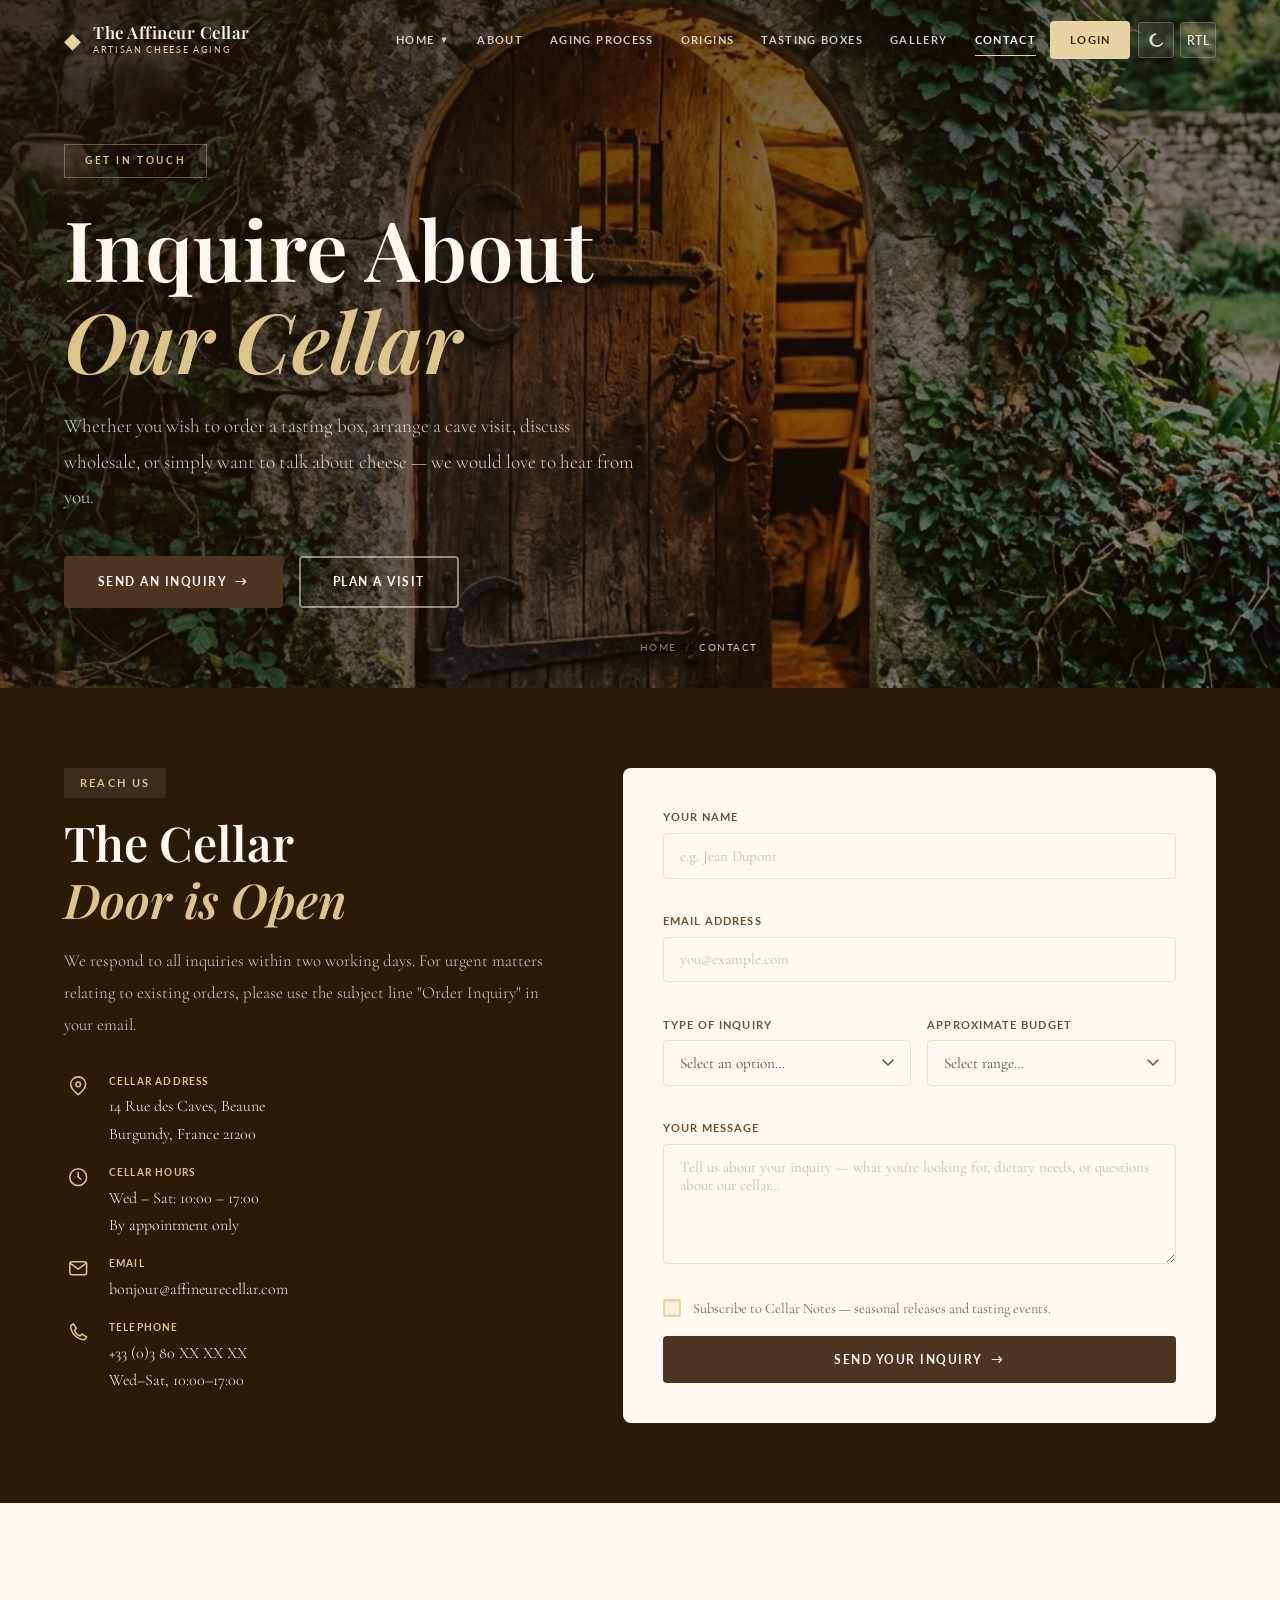
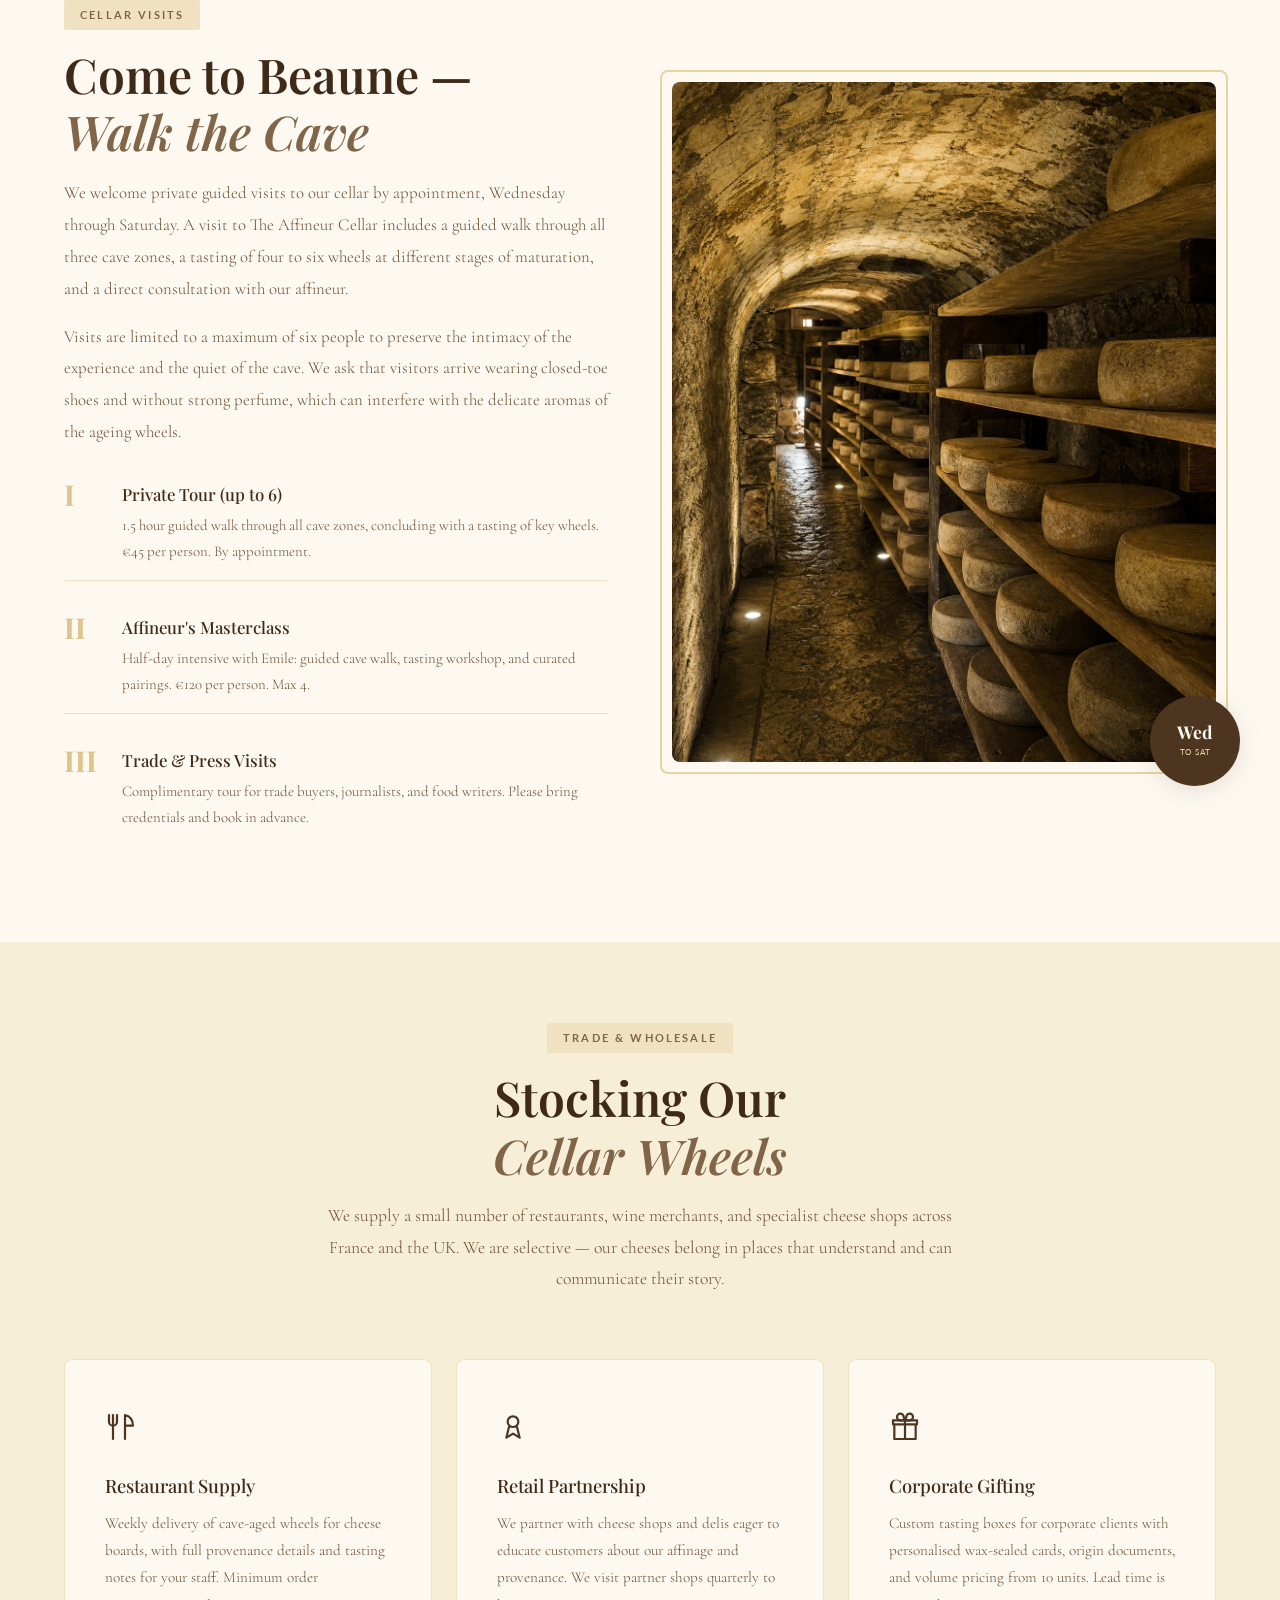
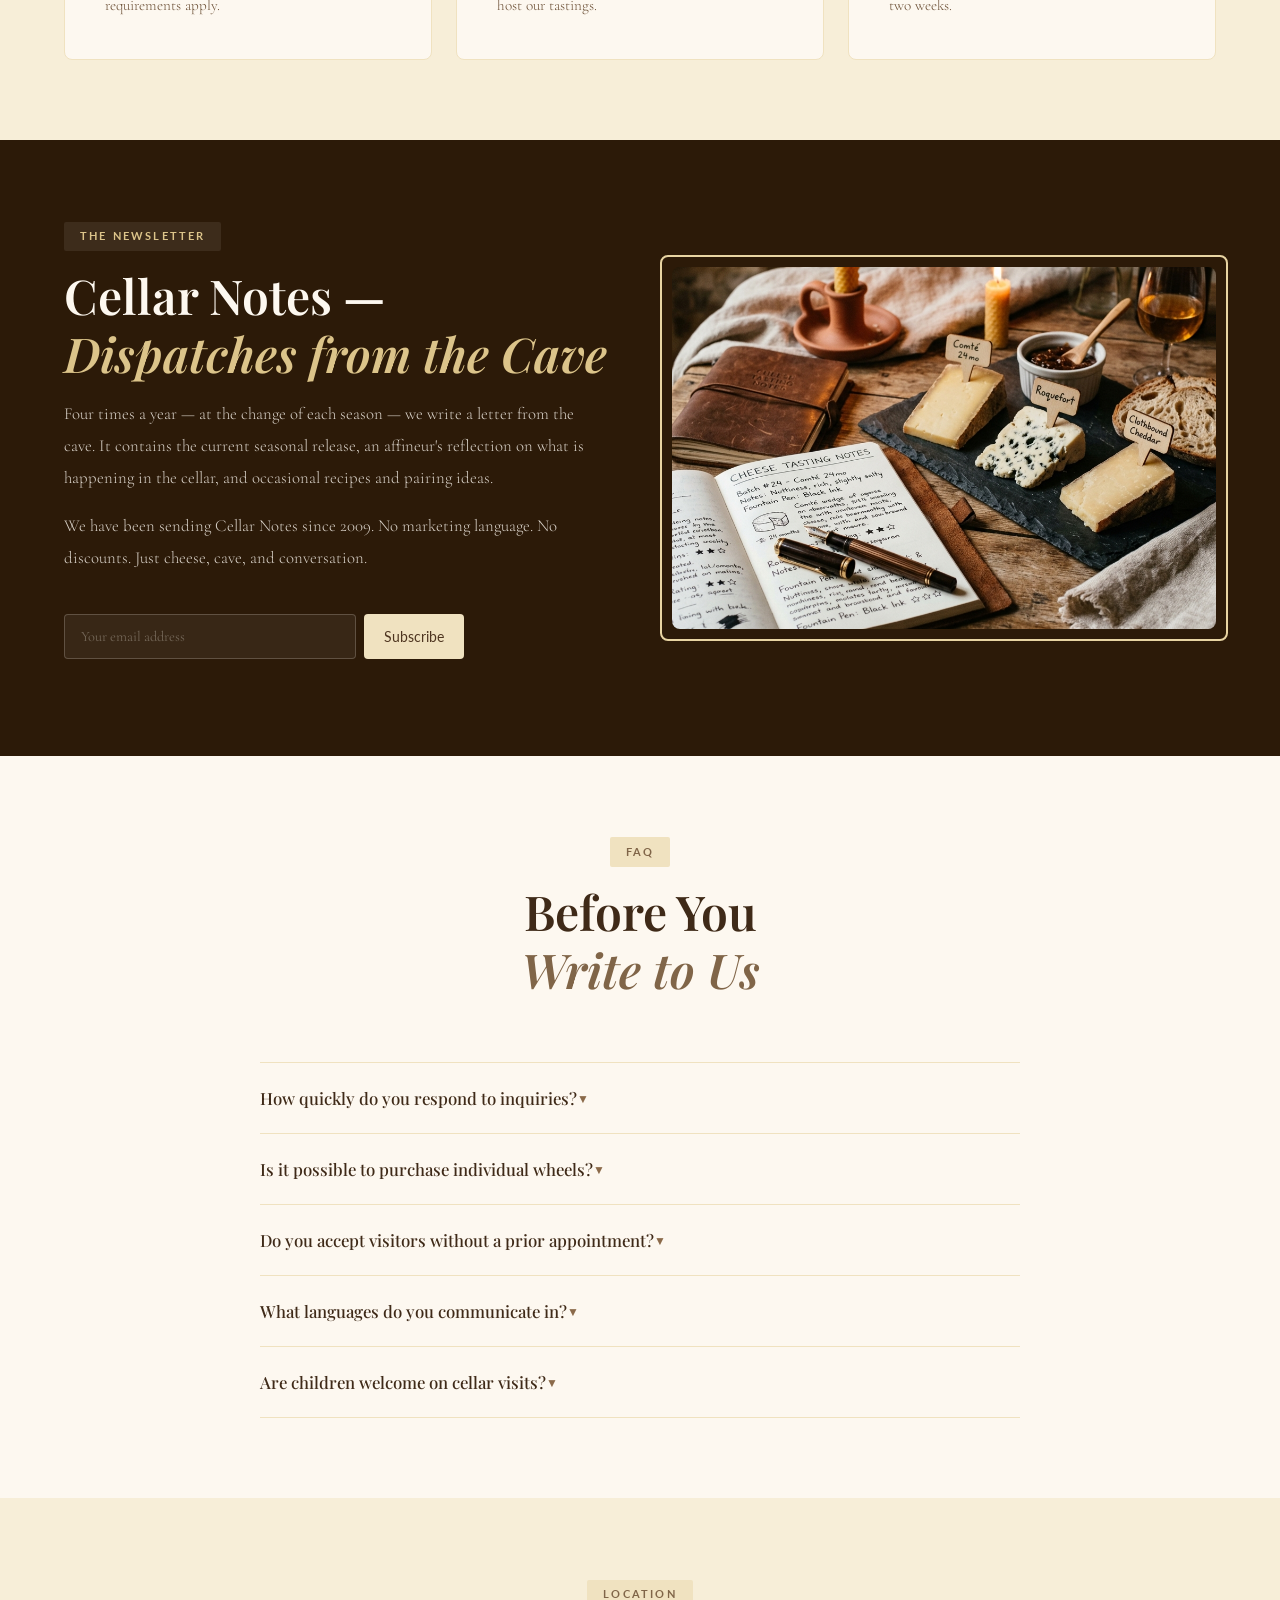
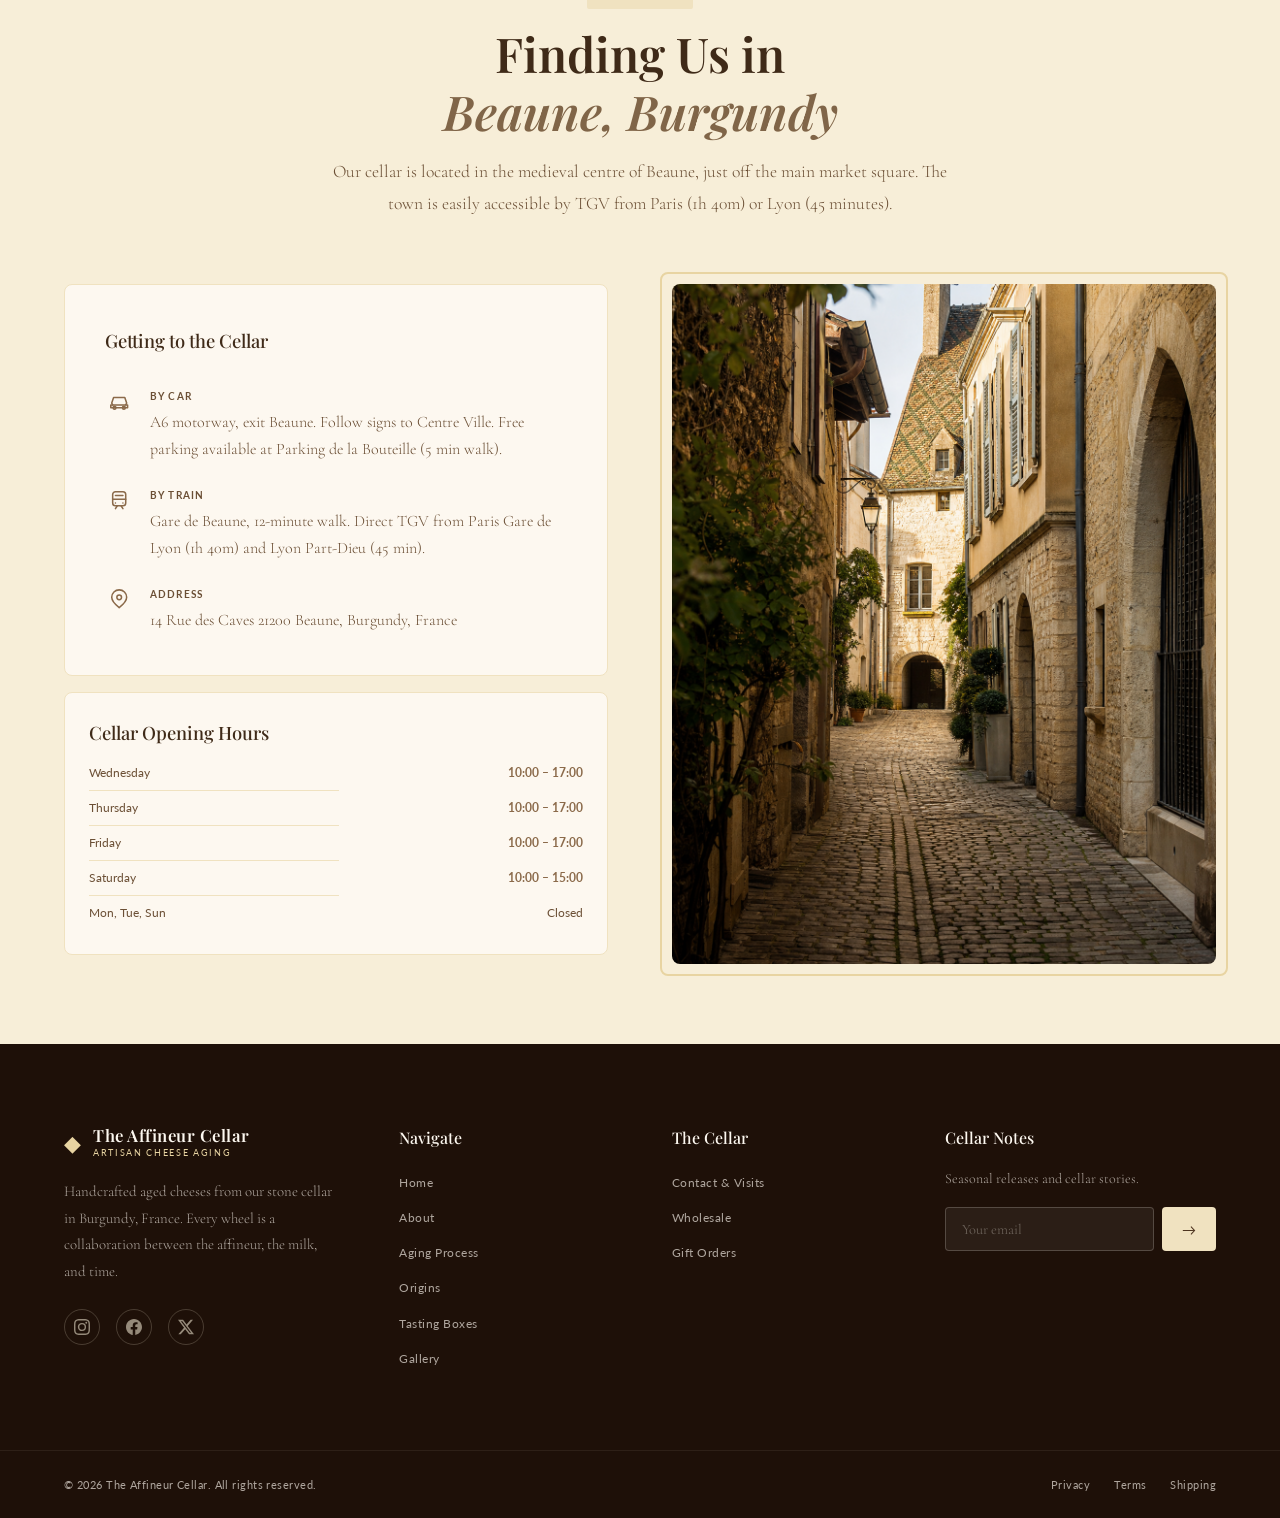
<file: contact.html>
<!DOCTYPE html>
<html lang="en" data-theme="light" dir="ltr">
<head>
  <meta charset="UTF-8"/>
  <meta name="viewport" content="width=device-width,initial-scale=1.0"/>
  <meta name="description" content="Contact The Affineur Cellar — Arrange a cellar visit, order a tasting box, inquire about wholesale, or ask Emile Vaucher anything about aged cheese. Beaune, Burgundy, France."/>
  <title>Contact — The Affineur Cellar</title>
  <link rel="preconnect" href="https://fonts.googleapis.com"/>
  <link rel="preconnect" href="https://fonts.gstatic.com" crossorigin/>
  <link href="https://fonts.googleapis.com/css2?family=Playfair+Display:ital,wght@0,400;0,500;0,600;0,700;1,400;1,500&family=Cormorant+Garamond:ital,wght@0,300;0,400;0,500;0,600;1,300;1,400&family=Lato:wght@300;400;700&display=swap" rel="stylesheet"/>
  <link rel="stylesheet" href="style.css"/>
  <link rel="icon" type="image/svg+xml" href="favicon.svg"/>
  <script>!function(){var t=localStorage.getItem('acTheme')||'light',d=localStorage.getItem('acDir')||'ltr';document.documentElement.setAttribute('data-theme',t);document.documentElement.setAttribute('dir',d)}()</script>
</head>
<body>

<header class="site-header" id="site-header">
  <div class="header-inner container">
    <a href="index.html" class="logo" id="logo"><span class="logo-icon">&#9670;</span><div class="logo-text"><span class="logo-main">The Affineur Cellar</span><span class="logo-sub">Artisan Cheese Aging</span></div></a>
    <nav class="main-nav" id="main-nav" aria-label="Main navigation">
      <ul class="nav-list">
        <li class="nav-item" data-has-dropdown><a href="index.html" class="nav-link" data-dropdown aria-haspopup="true" aria-expanded="false">Home <span class="nav-caret">&#9660;</span></a><div class="dropdown-menu"><a href="index.html" class="dropdown-link">Home 1</a><a href="home2.html" class="dropdown-link">Home 2</a></div></li>
        <li class="nav-item"><a href="about.html" class="nav-link">About</a></li>
        <li class="nav-item"><a href="aging-process.html" class="nav-link">Aging Process</a></li>
        <li class="nav-item"><a href="origins.html" class="nav-link">Origins</a></li>
        <li class="nav-item"><a href="tasting-boxes.html" class="nav-link">Tasting Boxes</a></li>
        <li class="nav-item"><a href="gallery.html" class="nav-link">Gallery</a></li>
        <li class="nav-item"><a href="contact.html" class="nav-link active">Contact</a></li>
        <li class="nav-item"><a href="login.html" class="nav-link nav-login-btn">Login</a></li>
      </ul>
      <div class="theme-dir-toggles" id="theme-dir-toggles">
        <button class="toggle-btn" data-theme-toggle aria-label="Switch theme" title="Dark Mode"></button>
        <button class="toggle-btn" data-dir-toggle aria-label="Switch direction" title="Switch to RTL"></button>
      </div>
    </nav>
    <button class="hamburger" id="hamburger" aria-label="Toggle menu" aria-expanded="false"><span class="bar"></span><span class="bar"></span><span class="bar"></span></button>
  </div>
</header>
<div class="mobile-overlay" id="mobile-overlay" aria-hidden="true"></div>

<main>

<!-- SECTION 1 — BANNER -->
<section class="page-banner banner-medium" id="contact-banner">
  <div class="banner-bg" style="background-image:url('images/contact_door.png')"></div>
  <div class="banner-overlay"></div>
  <div class="banner-content container">
    <div class="banner-badge">Get in Touch</div>
    <h1 class="banner-title">Inquire About<br/><em>Our Cellar</em></h1>
    <p class="banner-subtitle">Whether you wish to order a tasting box, arrange a cave visit, discuss wholesale, or simply want to talk about cheese — we would love to hear from you.</p>
    <div class="banner-actions">
      <a href="#contact-form-section" class="btn btn-primary">Send an Inquiry <span class="btn-arrow">&#8594;</span></a>
      <a href="#visit-info" class="btn btn-ghost">Plan a Visit</a>
    </div>
  </div>
  <div class="breadcrumb"><a href="index.html">Home</a><span class="sep">/</span><span class="current">Contact</span></div>
</section>

<!-- SECTION 2 — CONTACT FORM + INFO -->
<section class="section section-dark" id="contact-form-section">
  <div class="container">
    <div class="contact-grid">
      <div class="contact-info-block" data-animate="fade-right">
        <span class="section-tag light">Reach Us</span>
        <h2 class="section-title light">The Cellar<br/><em>Door is Open</em></h2>
        <p class="body-text light-text">We respond to all inquiries within two working days. For urgent matters relating to existing orders, please use the subject line "Order Inquiry" in your email.</p>
        <div class="contact-detail" id="contact-location">
          <span class="c-icon"><svg class="site-icon" aria-hidden="true"><use href="images/icons.svg#icon-map-pin"/></svg></span>
          <div><span class="c-label">Cellar Address</span><span class="c-val">14 Rue des Caves, Beaune<br/>Burgundy, France 21200</span></div>
        </div>
        <div class="contact-detail" id="contact-hours">
          <span class="c-icon"><svg class="site-icon" aria-hidden="true"><use href="images/icons.svg#icon-clock"/></svg></span>
          <div><span class="c-label">Cellar Hours</span><span class="c-val">Wed – Sat: 10:00 – 17:00<br/>By appointment only</span></div>
        </div>
        <div class="contact-detail" id="contact-email-detail">
          <span class="c-icon"><svg class="site-icon" aria-hidden="true"><use href="images/icons.svg#icon-mail"/></svg></span>
          <div><span class="c-label">Email</span><span class="c-val">bonjour@affineurecellar.com</span></div>
        </div>
        <div class="contact-detail">
          <span class="c-icon"><svg class="site-icon" aria-hidden="true"><use href="images/icons.svg#icon-phone"/></svg></span>
          <div><span class="c-label">Telephone</span><span class="c-val">+33 (0)3 80 XX XX XX<br/>Wed–Sat, 10:00–17:00</span></div>
        </div>
      </div>
      <div class="contact-form-wrap" data-animate="fade-left">
        <div class="form-wrap">
          <form class="form" id="contact-form" novalidate>
            <div class="form-group">
              <label for="form-name" class="form-label">Your Name</label>
              <input type="text" id="form-name" name="name" class="form-input" placeholder="e.g. Jean Dupont" required autocomplete="name"/>
              <span class="form-error" id="form-name-err" role="alert"></span>
            </div>
            <div class="form-group">
              <label for="form-email" class="form-label">Email Address</label>
              <input type="email" id="form-email" name="email" class="form-input" placeholder="you@example.com" required autocomplete="email"/>
              <span class="form-error" id="form-email-err" role="alert"></span>
            </div>
            <div class="form-row">
              <div class="form-group">
                <label for="form-inquiry" class="form-label">Type of Inquiry</label>
                <select id="form-inquiry" name="inquiry" class="form-select" required>
                  <option value="" disabled selected>Select an option…</option>
                  <option value="tasting-box">Order a Tasting Box</option>
                  <option value="custom">Custom Commission</option>
                  <option value="cellar-visit">Cellar Visit</option>
                  <option value="wholesale">Wholesale Inquiry</option>
                  <option value="gift">Gift Order</option>
                  <option value="apprenticeship">Apprenticeship</option>
                  <option value="other">Other</option>
                </select>
                <span class="form-error" id="form-inquiry-err" role="alert"></span>
              </div>
              <div class="form-group">
                <label for="form-budget" class="form-label">Approximate Budget</label>
                <select id="form-budget" name="budget" class="form-select">
                  <option value="" disabled selected>Select range…</option>
                  <option value="under-100">Under &euro;100</option>
                  <option value="100-250">&euro;100 – &euro;250</option>
                  <option value="250-500">&euro;250 – &euro;500</option>
                  <option value="500-plus">&euro;500+</option>
                </select>
              </div>
            </div>
            <div class="form-group">
              <label for="form-message" class="form-label">Your Message</label>
              <textarea id="form-message" name="message" class="form-textarea" rows="5" placeholder="Tell us about your inquiry — what you're looking for, dietary needs, or questions about our cellar…" required></textarea>
              <span class="form-error" id="form-message-err" role="alert"></span>
            </div>
            <div class="form-group">
              <label class="form-cb-label" for="form-newsletter">
                <input type="checkbox" id="form-newsletter" name="newsletter" class="form-cb"/>
                <span class="form-cb-box" aria-hidden="true"></span>
                Subscribe to Cellar Notes — seasonal releases and tasting events.
              </label>
            </div>
            <button type="submit" class="btn btn-primary btn-full" id="form-submit-btn">
              Send Your Inquiry <span class="btn-arrow">&#8594;</span>
            </button>
            <div class="form-success" id="form-success" role="status" aria-live="polite" hidden style="display:none">
              <span class="success-icon"><svg class="site-icon" aria-hidden="true"><use href="images/icons.svg#icon-check"/></svg></span>
              <span>Thank you — your inquiry has been received. Emile will respond within 2 working days.</span>
            </div>
          </form>
        </div>
      </div>
    </div>
  </div>
</section>

<!-- SECTION 3 — VISIT INFORMATION -->
<section class="section" id="visit-info">
  <div class="container">
    <div class="two-col-grid">
      <div class="content-block" data-animate="fade-right">
        <span class="section-tag">Cellar Visits</span>
        <h2 class="section-title">Come to Beaune —<br/><em>Walk the Cave</em></h2>
        <p class="body-text">We welcome private guided visits to our cellar by appointment, Wednesday through Saturday. A visit to The Affineur Cellar includes a guided walk through all three cave zones, a tasting of four to six wheels at different stages of maturation, and a direct consultation with our affineur.</p>
        <p class="body-text">Visits are limited to a maximum of six people to preserve the intimacy of the experience and the quiet of the cave. We ask that visitors arrive wearing closed-toe shoes and without strong perfume, which can interfere with the delicate aromas of the ageing wheels.</p>
        <div class="numbered-list">
          <div class="numbered-item"><span class="n-num" style="color:var(--cream-500)">I</span><div><h4 class="n-title">Private Tour (up to 6)</h4><p class="n-body">1.5 hour guided walk through all cave zones, concluding with a tasting of key wheels. &euro;45 per person. By appointment.</p></div></div>
          <div class="numbered-item"><span class="n-num" style="color:var(--cream-500)">II</span><div><h4 class="n-title">Affineur's Masterclass</h4><p class="n-body">Half-day intensive with Emile: guided cave walk, tasting workshop, and curated pairings. &euro;120 per person. Max 4.</p></div></div>
          <div class="numbered-item"><span class="n-num" style="color:var(--cream-500)">III</span><div><h4 class="n-title">Trade &amp; Press Visits</h4><p class="n-body">Complimentary tour for trade buyers, journalists, and food writers. Please bring credentials and book in advance.</p></div></div>
        </div>
      </div>
      <div class="img-frame aspect-4-5" data-animate="fade-left">
        <img src="images/contact_cellar_visit.png" alt="Cheese wheels aging on wooden shelves in the historic cellar" loading="lazy"/>
        <div class="float-badge"><span class="badge-num">Wed</span><span class="badge-lbl">to Sat</span></div>
      </div>
    </div>
  </div>
</section>

<!-- SECTION 4 — WHOLESALE & TRADE -->
<section class="section section-cream" id="wholesale">
  <div class="container">
    <div class="section-header center" data-animate="fade-up">
      <span class="section-tag">Trade &amp; Wholesale</span>
      <h2 class="section-title">Stocking Our<br/><em>Cellar Wheels</em></h2>
      <p class="section-intro">We supply a small number of restaurants, wine merchants, and specialist cheese shops across France and the UK. We are selective — our cheeses belong in places that understand and can communicate their story.</p>
    </div>
    <div class="cards-3">
      <div class="feat-card" data-animate="fade-up" data-delay="100">
        <div class="feat-icon"><svg class="site-icon" aria-hidden="true"><use href="images/icons.svg#icon-restaurant"/></svg></div>
        <h3 class="feat-title">Restaurant Supply</h3>
        <p class="feat-body">Weekly delivery of cave-aged wheels for cheese boards, with full provenance details and tasting notes for your staff. Minimum order requirements apply.</p>
      </div>
      <div class="feat-card" data-animate="fade-up" data-delay="250">
        <div class="feat-icon"><svg class="site-icon" aria-hidden="true"><use href="images/icons.svg#icon-award"/></svg></div>
        <h3 class="feat-title">Retail Partnership</h3>
        <p class="feat-body">We partner with cheese shops and delis eager to educate customers about our affinage and provenance. We visit partner shops quarterly to host our tastings.</p>
      </div>
      <div class="feat-card" data-animate="fade-up" data-delay="400">
        <div class="feat-icon"><svg class="site-icon" aria-hidden="true"><use href="images/icons.svg#icon-gift"/></svg></div>
        <h3 class="feat-title">Corporate Gifting</h3>
        <p class="feat-body">Custom tasting boxes for corporate clients with personalised wax-sealed cards, origin documents, and volume pricing from 10 units. Lead time is two weeks.</p>
      </div>
    </div>
  </div>
</section>

<!-- SECTION 5 — CELLAR NOTES NEWSLETTER -->
<section class="section section-dark" id="cellar-notes">
  <div class="container">
    <div class="two-col-grid" style="align-items:center">
      <div data-animate="fade-right">
        <span class="section-tag light">The Newsletter</span>
        <h2 class="section-title light">Cellar Notes —<br/><em>Dispatches from the Cave</em></h2>
        <p class="body-text light-text">Four times a year — at the change of each season — we write a letter from the cave. It contains the current seasonal release, an affineur's reflection on what is happening in the cellar, and occasional recipes and pairing ideas.</p>
        <p class="body-text light-text">We have been sending Cellar Notes since 2009. No marketing language. No discounts. Just cheese, cave, and conversation.</p>
        <form class="nl-form" id="contact-nl-form" novalidate style="max-width:400px;margin-top:var(--space-lg)">
          <div class="nl-form-row">
            <input type="email" class="nl-input" placeholder="Your email address" aria-label="Newsletter email" required/>
            <button type="submit" class="nl-btn">Subscribe</button>
          </div>
          <span class="nl-msg" id="contact-nl-msg"></span>
        </form>
      </div>
      <div class="img-frame aspect-3-2" data-animate="fade-left">
        <img src="images/tasting_notes.png" alt="Handwritten tasting notes and cellar journal" loading="lazy"/>
      </div>
    </div>
  </div>
</section>

<!-- SECTION 6 — CONTACT FAQ -->
<section class="section" id="contact-faq">
  <div class="container">
    <div class="section-header center" data-animate="fade-up">
      <span class="section-tag">FAQ</span>
      <h2 class="section-title">Before You<br/><em>Write to Us</em></h2>
    </div>
    <div class="faq-list" style="max-width:760px;margin:0 auto" data-animate="fade-up">
      <div class="faq-item">
        <button class="faq-question">How quickly do you respond to inquiries? <span class="faq-caret">&#9660;</span></button>
        <div class="faq-answer">We aim to respond to all inquiries within two working days. During peak seasons (November–December, April–May), response times may extend to three to four days. We read every message personally.</div>
      </div>
      <div class="faq-item">
        <button class="faq-question">Is it possible to purchase individual wheels? <span class="faq-caret">&#9660;</span></button>
        <div class="faq-answer">Yes — while our tasting boxes are our primary retail offering, individual whole or half wheels can be ordered directly by contacting us. Prices vary by variety and current maturation. Minimum order of 400g per variety applies for cut cheese.</div>
      </div>
      <div class="faq-item">
        <button class="faq-question">Do you accept visitors without a prior appointment? <span class="faq-caret">&#9660;</span></button>
        <div class="faq-answer">We do not. The cave is an active working environment and visits must be carefully scheduled around the daily care routine of the wheels. Unannounced visitors cannot be admitted, both for logistical and hygiene reasons. Please contact us in advance.</div>
      </div>
      <div class="faq-item">
        <button class="faq-question">What languages do you communicate in? <span class="faq-caret">&#9660;</span></button>
        <div class="faq-answer">We communicate in French and English fluently. We can manage correspondence in Italian and have basic German. Our tasting box documentation is available in French and English.</div>
      </div>
      <div class="faq-item">
        <button class="faq-question">Are children welcome on cellar visits? <span class="faq-caret">&#9660;</span></button>
        <div class="faq-answer">We welcome children over the age of 8 on cellar visits — the cave environment is safe, but the humidity and low light can be challenging for very young children. We ask that children remain with adults at all times and are supervised near the open shelving of aging wheels.</div>
      </div>
    </div>
  </div>
</section>

<!-- SECTION 7 — LOCATION / MAP NOTE -->
<section class="section section-cream" id="location">
  <div class="container">
    <div class="section-header center" data-animate="fade-up">
      <span class="section-tag">Location</span>
      <h2 class="section-title">Finding Us in<br/><em>Beaune, Burgundy</em></h2>
      <p class="section-intro">Our cellar is located in the medieval centre of Beaune, just off the main market square. The town is easily accessible by TGV from Paris (1h 40m) or Lyon (45 minutes).</p>
    </div>
    <div class="two-col-grid" style="align-items:start">
      <div data-animate="fade-right">
        <div class="feat-card" style="padding:var(--space-lg);gap:var(--space-md);display:flex;flex-direction:column">
          <h3 class="feat-title">Getting to the Cellar</h3>
          <div class="contact-detail">
            <span class="c-icon" style="color:var(--brown-100)"><svg class="site-icon" aria-hidden="true"><use href="images/icons.svg#icon-car"/></svg></span>
            <div><span class="c-label" style="color:var(--brown-200)">By Car</span><span class="c-val" style="color:var(--brown-200)">A6 motorway, exit Beaune. Follow signs to Centre Ville. Free parking available at Parking de la Bouteille (5 min walk).</span></div>
          </div>
          <div class="contact-detail">
            <span class="c-icon" style="color:var(--brown-100)"><svg class="site-icon" aria-hidden="true"><use href="images/icons.svg#icon-train"/></svg></span>
            <div><span class="c-label" style="color:var(--brown-200)">By Train</span><span class="c-val" style="color:var(--brown-200)">Gare de Beaune, 12-minute walk. Direct TGV from Paris Gare de Lyon (1h 40m) and Lyon Part-Dieu (45 min).</span></div>
          </div>
          <div class="contact-detail">
            <span class="c-icon" style="color:var(--brown-100)"><svg class="site-icon" aria-hidden="true"><use href="images/icons.svg#icon-map-pin"/></svg></span>
            <div><span class="c-label" style="color:var(--brown-200)">Address</span><span class="c-val" style="color:var(--brown-200)">14 Rue des Caves<br class="hide-ipad"/> 21200 Beaune, Burgundy, France</span></div>
          </div>
        </div>
        <div class="feat-card" style="margin-top:var(--space-sm);padding:var(--space-md)">
          <h3 class="feat-title" style="margin-bottom:.5rem">Cellar Opening Hours</h3>
          <table style="width:100%;border-collapse:collapse;font-family:var(--font-sans);font-size:.78rem;color:var(--brown-200)">
            <tr><td style="padding:.4rem 0;border-bottom:1px solid var(--cream-300)">Wednesday</td><td style="text-align:right;color:var(--brown-100);font-weight:700">10:00 – 17:00</td></tr>
            <tr><td style="padding:.4rem 0;border-bottom:1px solid var(--cream-300)">Thursday</td><td style="text-align:right;color:var(--brown-100);font-weight:700">10:00 – 17:00</td></tr>
            <tr><td style="padding:.4rem 0;border-bottom:1px solid var(--cream-300)">Friday</td><td style="text-align:right;color:var(--brown-100);font-weight:700">10:00 – 17:00</td></tr>
            <tr><td style="padding:.4rem 0;border-bottom:1px solid var(--cream-300)">Saturday</td><td style="text-align:right;color:var(--brown-100);font-weight:700">10:00 – 15:00</td></tr>
            <tr><td style="padding:.4rem 0">Mon, Tue, Sun</td><td style="text-align:right;color:rgba(107,79,53,.5)">Closed</td></tr>
          </table>
        </div>
      </div>
      <div class="img-frame aspect-4-5" data-animate="fade-left">
        <img src="images/contact_beaune_location.png" alt="Historic cobblestone street in Beaune, Burgundy" loading="lazy"/>
      </div>
    </div>
  </div>
</section>

</main>

<footer class="site-footer" id="site-footer">
  <div class="footer-main container">
    <div class="footer-brand"><a href="index.html" class="logo"><span class="logo-icon">&#9670;</span><div class="logo-text"><span class="logo-main">The Affineur Cellar</span><span class="logo-sub">Artisan Cheese Aging</span></div></a><p class="footer-desc">Handcrafted aged cheeses from our stone cellar in Burgundy, France. Every wheel is a collaboration between the affineur, the milk, and time.</p>      <div class="footer-social">
        <a href="#" class="social-link" aria-label="Instagram"><svg xmlns="http://www.w3.org/2000/svg" width="16" height="16" fill="currentColor" viewBox="0 0 16 16"><path d="M8 0C5.829 0 5.556.01 4.703.048 3.85.088 3.269.222 2.76.42a3.917 3.917 0 0 0-1.417.923A3.917 3.917 0 0 0 .42 2.76C.222 3.268.087 3.85.048 4.7.01 5.555 0 5.827 0 8.001c0 2.172.01 2.444.048 3.297.04.852.174 1.433.372 1.942.205.526.478.972.923 1.417.444.445.89.719 1.416.923.51.198 1.09.333 1.942.372C5.555 15.99 5.827 16 8 16s2.444-.01 3.298-.048c.851-.04 1.434-.174 1.943-.372a3.916 3.916 0 0 0 1.416-.923c.445-.445.718-.891.923-1.417.197-.509.332-1.09.372-1.942C15.99 10.445 16 10.173 16 8s-.01-2.445-.048-3.299c-.04-.851-.175-1.433-.372-1.941a3.926 3.926 0 0 0-.923-1.417A3.911 3.911 0 0 0 13.24.42c-.51-.198-1.092-.333-1.943-.372C10.443.01 10.172 0 7.998 0h.003zm-.717 1.442h.718c2.136 0 2.389.007 3.232.046.78.035 1.204.166 1.486.275.373.145.64.319.92.599.28.28.453.546.598.92.11.281.24.705.275 1.485.039.843.047 1.096.047 3.231s-.008 2.389-.047 3.232c-.035.78-.166 1.203-.275 1.485a2.47 2.47 0 0 1-.599.919c-.28.28-.546.453-.92.598-.28.11-.704.24-1.485.276-.843.038-1.096.047-3.232.047s-2.39-.009-3.233-.047c-.78-.036-1.203-.166-1.485-.276a2.478 2.478 0 0 1-.92-.598 2.48 2.48 0 0 1-.6-.92c-.109-.281-.24-.705-.275-1.485-.038-.843-.046-1.096-.046-3.233 0-2.136.008-2.388.046-3.231.036-.78.166-1.204.276-1.486.145-.373.319-.64.599-.92.28-.28.546-.453.92-.598.282-.11.705-.24 1.485-.276.738-.034 1.024-.044 2.515-.045v.002zm4.988 1.328a.96.96 0 1 0 0 1.92.96.96 0 0 0 0-1.92zm-4.27 1.122a4.109 4.109 0 1 0 0 8.217 4.109 4.109 0 0 0 0-8.217zm0 1.441a2.667 2.667 0 1 1 0 5.334 2.667 2.667 0 0 1 0-5.334z"/></svg></a>
        <a href="#" class="social-link" aria-label="Facebook"><svg xmlns="http://www.w3.org/2000/svg" width="16" height="16" fill="currentColor" viewBox="0 0 16 16"><path d="M16 8.049c0-4.446-3.582-8.05-8-8.05C3.58 0-.002 3.603-.002 8.05c0 4.017 2.926 7.347 6.75 7.951v-5.625h-2.03V8.05H6.75V6.275c0-2.017 1.195-3.131 3.022-3.131.876 0 1.791.157 1.791.157v1.98h-1.009c-.993 0-1.303.621-1.303 1.258v1.51h2.218l-.354 2.326H9.25V16c3.824-.604 6.75-3.934 6.75-7.951z"/></svg></a>
                <a href="#" class="social-link" aria-label="Twitter/X"><svg xmlns="http://www.w3.org/2000/svg" width="16" height="16" fill="currentColor" viewBox="0 0 16 16"><path d="M12.6.75h2.454l-5.36 6.142L16 15.25h-4.937l-3.867-5.07-4.425 5.07H.316l5.733-6.57L0 .75h5.063l3.495 4.633L12.601.75Zm-.86 13.028h1.36L4.323 2.145H2.865z"/></svg></a>
      </div></div>
    <div><h3 class="footer-heading">Navigate</h3><ul class="footer-nav-list"><li><a href="index.html" class="footer-link">Home</a></li><li><a href="about.html" class="footer-link">About</a></li><li><a href="aging-process.html" class="footer-link">Aging Process</a></li><li><a href="origins.html" class="footer-link">Origins</a></li><li><a href="tasting-boxes.html" class="footer-link">Tasting Boxes</a></li><li><a href="gallery.html" class="footer-link">Gallery</a></li></ul></div>
    <div><h3 class="footer-heading">The Cellar</h3><ul class="footer-nav-list"><li><a href="contact.html" class="footer-link">Contact &amp; Visits</a></li><li><a href="contact.html" class="footer-link">Wholesale</a></li><li><a href="contact.html" class="footer-link">Gift Orders</a></li></ul></div>
    <div><h3 class="footer-heading">Cellar Notes</h3><p class="footer-nl-desc">Seasonal releases and cellar stories.</p><form class="nl-form" novalidate><div class="nl-form-row"><input type="email" class="nl-input" placeholder="Your email" aria-label="Newsletter" required/><button type="submit" class="nl-btn" aria-label="Subscribe">&#8594;</button></div><span class="nl-msg"></span></form></div>
  </div>
  <div class="footer-bottom"><div class="footer-bottom-inner container"><p class="footer-copy">&copy; <span id="footer-year"></span> The Affineur Cellar. All rights reserved.</p><nav class="footer-legal" aria-label="Legal"><a href="#" class="footer-legal-link">Privacy</a><a href="#" class="footer-legal-link">Terms</a><a href="#" class="footer-legal-link">Shipping</a></nav></div></div>
</footer>
<button class="back-to-top" id="back-to-top" aria-label="Back to top">&#8593;</button>
<script src="script.js"></script>
</body>
</html>
</file>
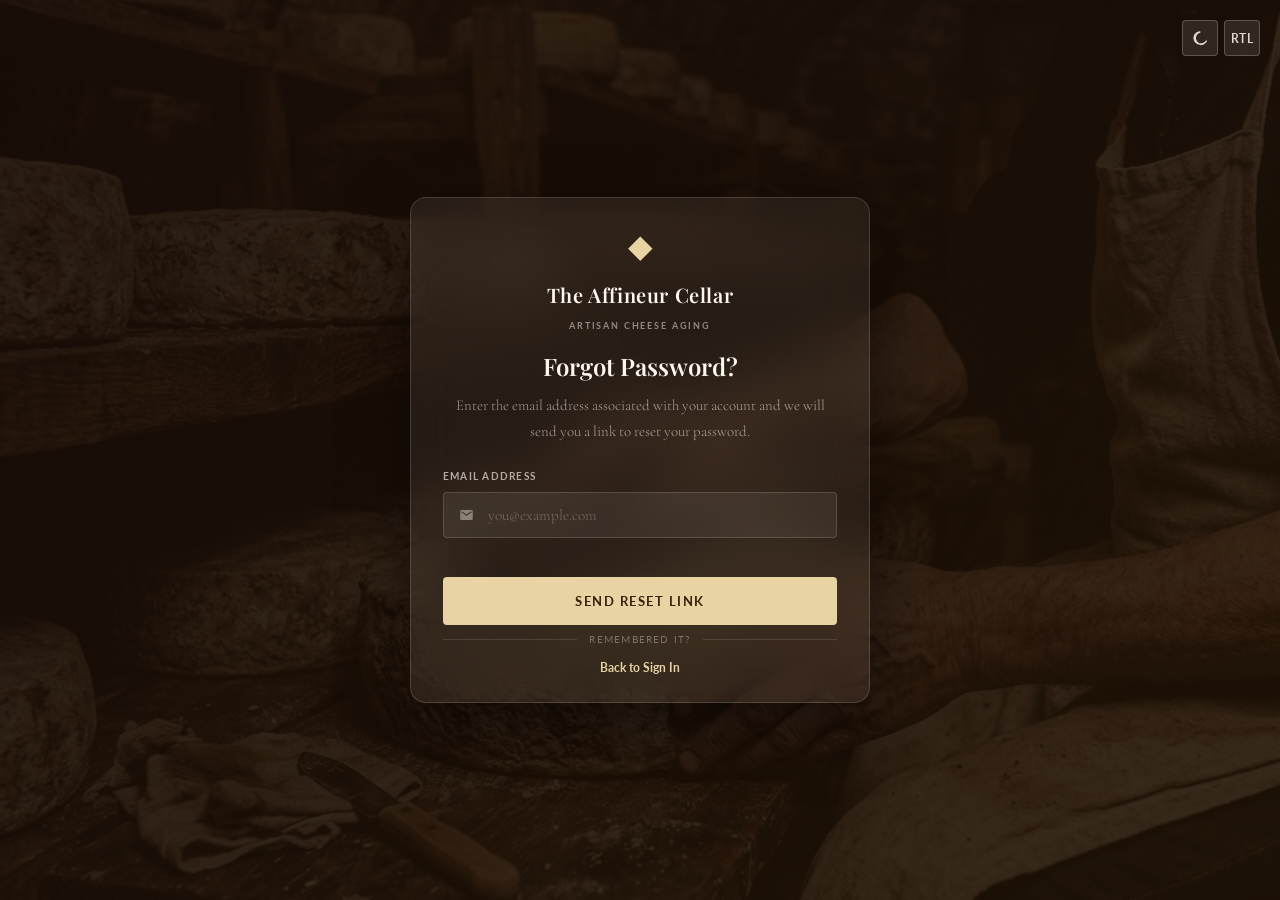
<file: forgot-password.html>
<!DOCTYPE html>
<html lang="en" data-theme="light" dir="ltr">
<head>
  <meta charset="UTF-8"/>
  <meta name="viewport" content="width=device-width,initial-scale=1.0"/>
  <meta name="description" content="Reset your password for The Affineur Cellar account."/>
  <title>Forgot Password — The Affineur Cellar</title>
  <link rel="preconnect" href="https://fonts.googleapis.com"/>
  <link rel="preconnect" href="https://fonts.gstatic.com" crossorigin/>
  <link href="https://fonts.googleapis.com/css2?family=Playfair+Display:ital,wght@0,400;0,500;0,600;0,700;1,400;1,500&family=Cormorant+Garamond:ital,wght@0,300;0,400;0,500;0,600;1,300;1,400&family=Lato:wght@300;400;700&display=swap" rel="stylesheet"/>
  <link rel="stylesheet" href="style.css"/>
  <link rel="icon" type="image/svg+xml" href="favicon.svg"/>
  <script>!function(){var t=localStorage.getItem('acTheme')||'light',d=localStorage.getItem('acDir')||'ltr';document.documentElement.setAttribute('data-theme',t);document.documentElement.setAttribute('dir',d)}()</script>
</head>
<body>

<!-- ===== FLOATING TOGGLES ===== -->
<div class="auth-toggles" id="auth-toggles">
  <button class="toggle-btn" data-theme-toggle aria-label="Switch theme" title="Dark Mode"></button>
  <button class="toggle-btn" data-dir-toggle aria-label="Switch direction" title="Switch to RTL"></button>
</div>

<!-- ===== AUTH PAGE ===== -->
<div class="auth-page" id="auth-page">
  <div class="auth-bg" style="background-image:url('images/cave_process.png')"></div>
  <div class="auth-overlay"></div>

  <div class="auth-card" role="main">
    <!-- Logo -->
    <a href="index.html" class="auth-logo" aria-label="The Affineur Cellar home">
      <span class="auth-logo-icon">&#9670;</span>
      <span class="auth-logo-title">The Affineur Cellar</span>
      <span class="auth-logo-sub">Artisan Cheese Aging</span>
    </a>

    <!-- Form section (hidden when success) -->
    <div id="forgot-form-section">
      <h1 class="auth-heading">Forgot Password?</h1>
      <p class="auth-info">Enter the email address associated with your account and we will send you a link to reset your password.</p>

      <form class="auth-form" id="forgot-form" novalidate>
        <!-- Email -->
        <div class="auth-field">
          <label for="forgot-email" class="auth-label">Email Address</label>
          <div class="auth-input-wrap">
            <span class="auth-input-icon" aria-hidden="true">
              <svg xmlns="http://www.w3.org/2000/svg" viewBox="0 0 24 24"><path d="M20 4H4c-1.1 0-2 .9-2 2v12c0 1.1.9 2 2 2h16c1.1 0 2-.9 2-2V6c0-1.1-.9-2-2-2zm0 4l-8 5-8-5V6l8 5 8-5v2z"/></svg>
            </span>
            <input type="email" id="forgot-email" name="email" class="auth-input" placeholder="you@example.com" required autocomplete="email"/>
          </div>
          <span class="auth-error" id="forgot-email-err" role="alert"></span>
        </div>

        <button type="submit" class="auth-btn" id="forgot-submit">Send Reset Link</button>
      </form>

      <div class="auth-divider"><span>remembered it?</span></div>

      <p class="auth-footer"><a href="login.html">Back to Sign In</a></p>
    </div>

    <!-- Success section -->
    <div class="auth-success" id="forgot-success" role="status" aria-live="polite">
      <div class="auth-success-icon"><svg class="site-icon" aria-hidden="true"><use href="images/icons.svg#icon-mail"/></svg></div>
      <h2 class="auth-success-title">Check Your Email</h2>
      <p class="auth-success-msg">We've sent a password reset link to your email address. The link will expire in 30 minutes. Please also check your spam folder.</p>
      <a href="login.html" class="auth-btn" style="text-align:center;text-decoration:none;margin-top:.5rem">Return to Sign In</a>
    </div>

  </div>
</div>

<script src="script.js"></script>
<script>
(function(){
  var form = document.getElementById('forgot-form');
  var emailInput = document.getElementById('forgot-email');
  var emailErr = document.getElementById('forgot-email-err');
  var formSection = document.getElementById('forgot-form-section');
  var successSection = document.getElementById('forgot-success');

  if(form){
    form.addEventListener('submit', function(e){
      e.preventDefault();
      var emailRe = /^[^\s@]+@[^\s@]+\.[^\s@]+$/;
      if(!emailRe.test(emailInput.value.trim())){
        emailErr.textContent = 'Please enter a valid email address.';
        emailInput.style.borderColor = '#e07070';
        return;
      }
      emailErr.textContent = '';
      emailInput.style.borderColor = '';
      var btn = document.getElementById('forgot-submit');
      btn.textContent = 'Sending…'; btn.disabled = true;
      setTimeout(function(){
        formSection.style.display = 'none';
        successSection.classList.add('visible');
      }, 1200);
    });
  }
})();
</script>
</body>
</html>
</file>
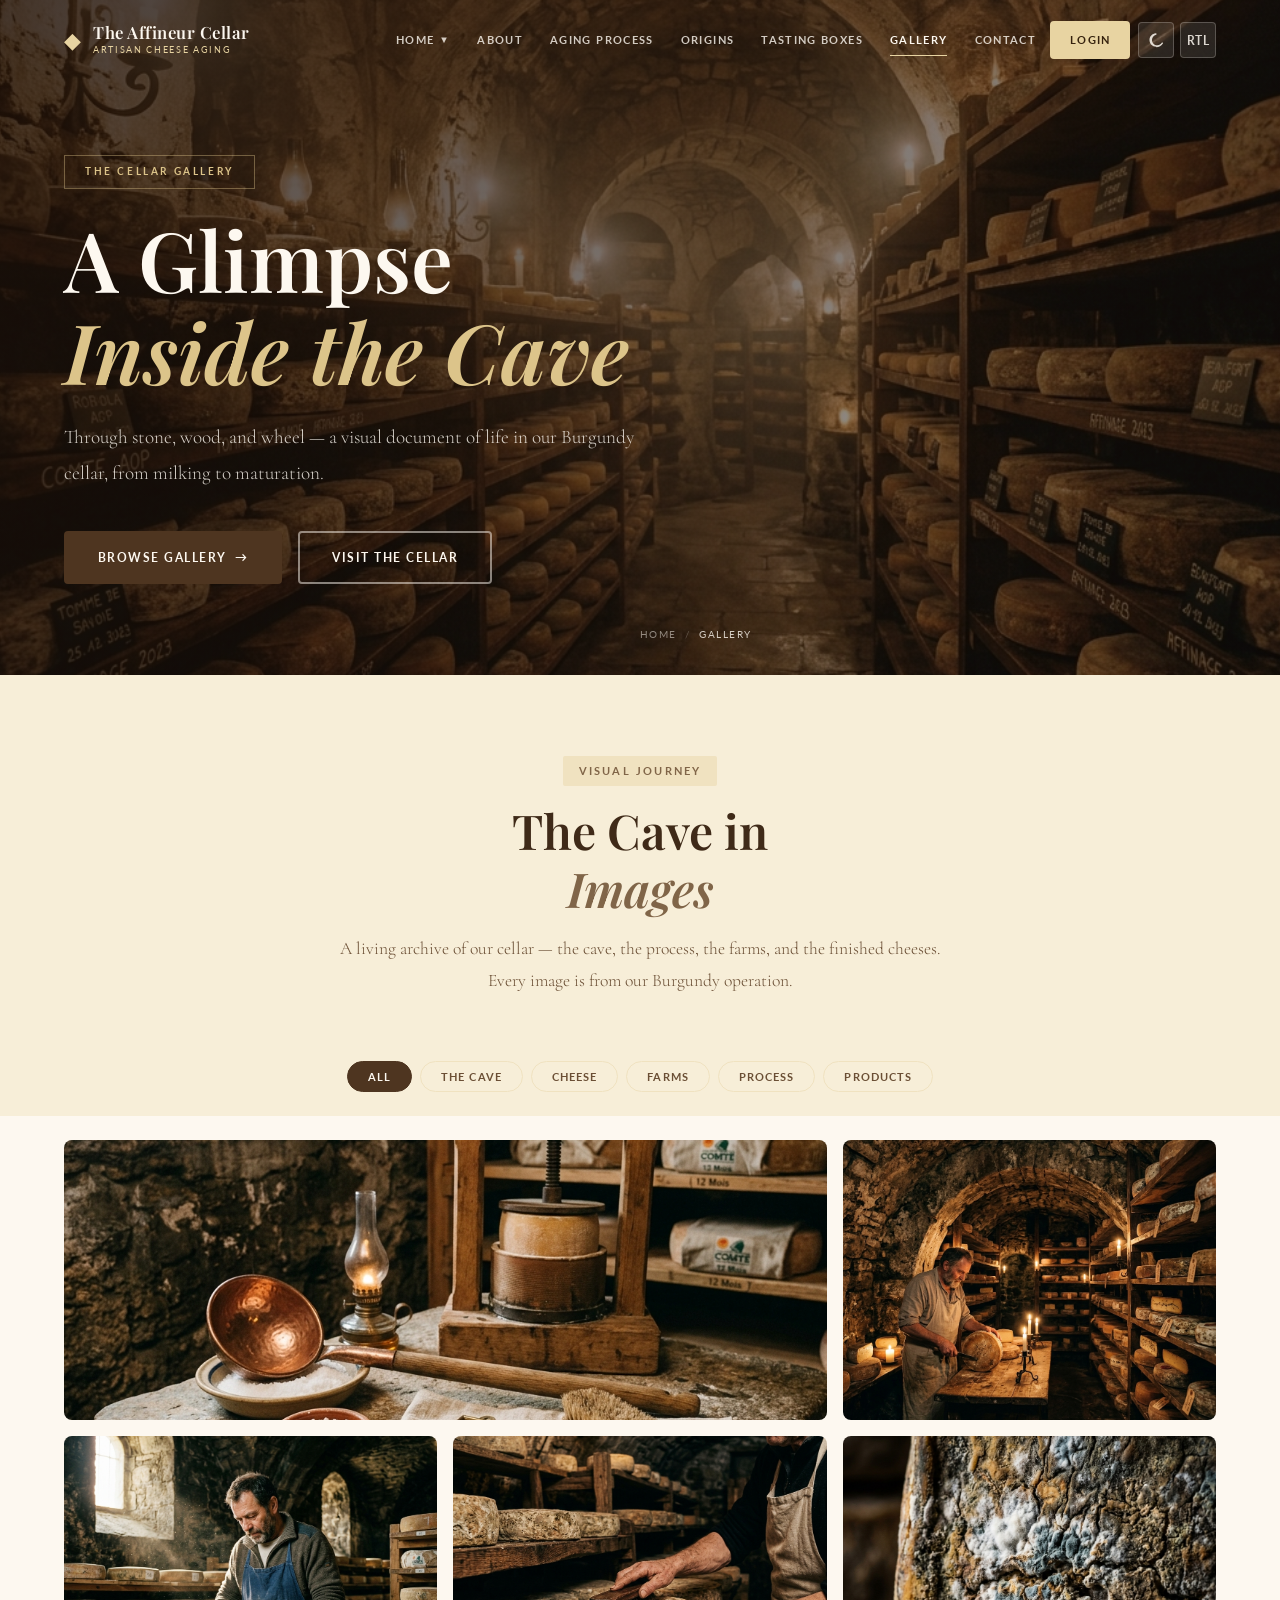
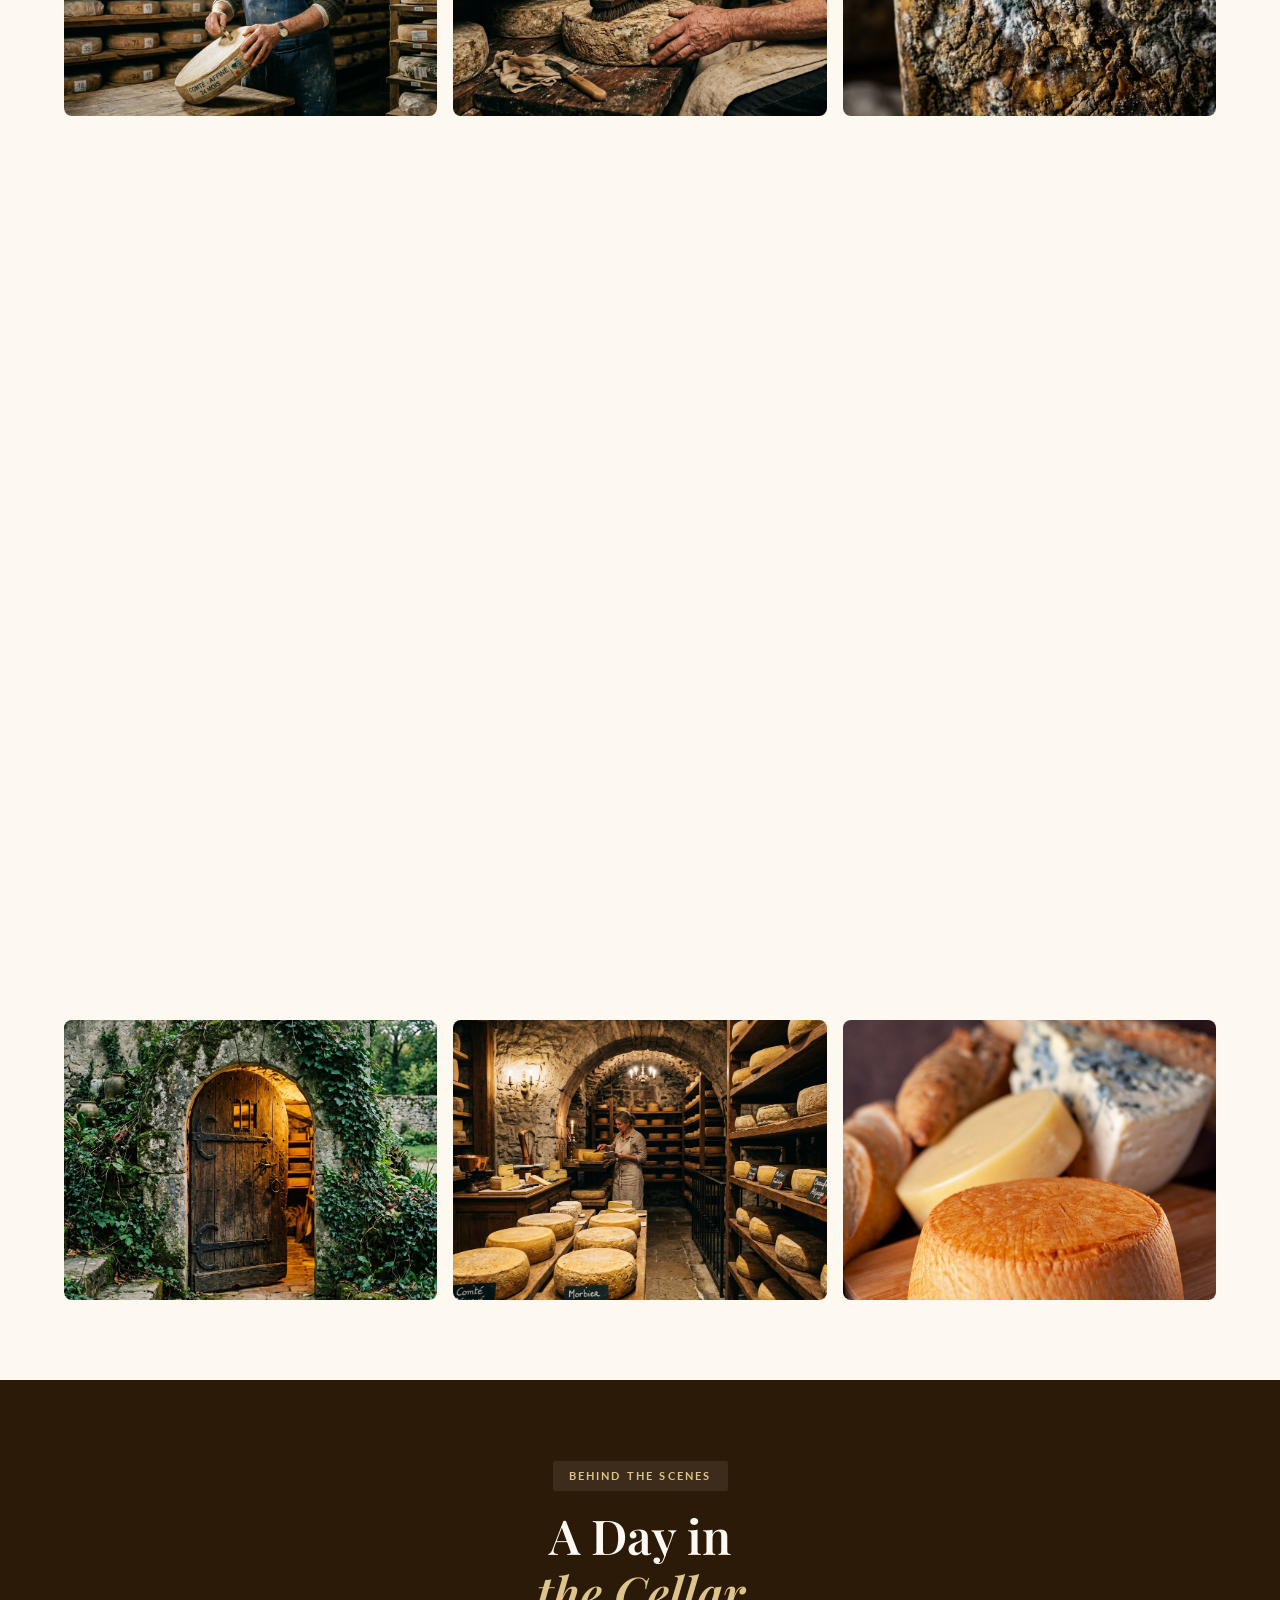
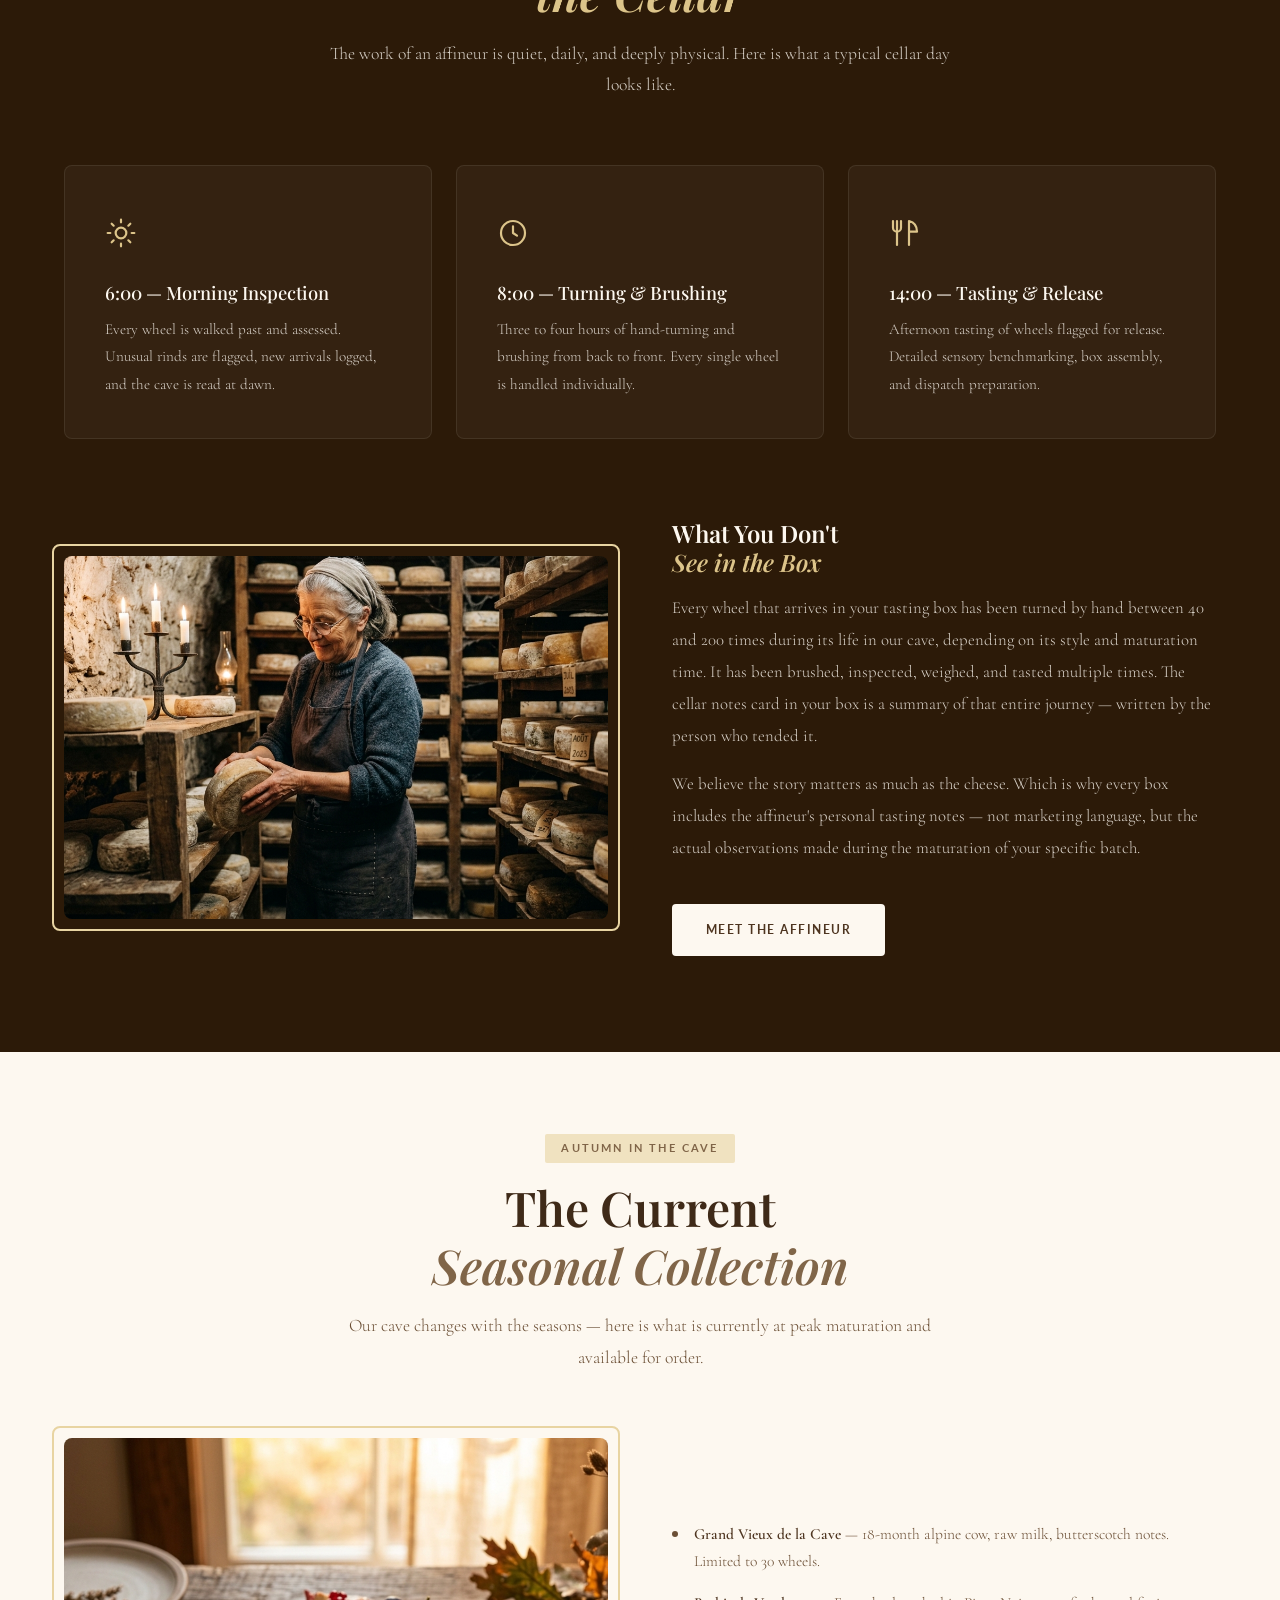
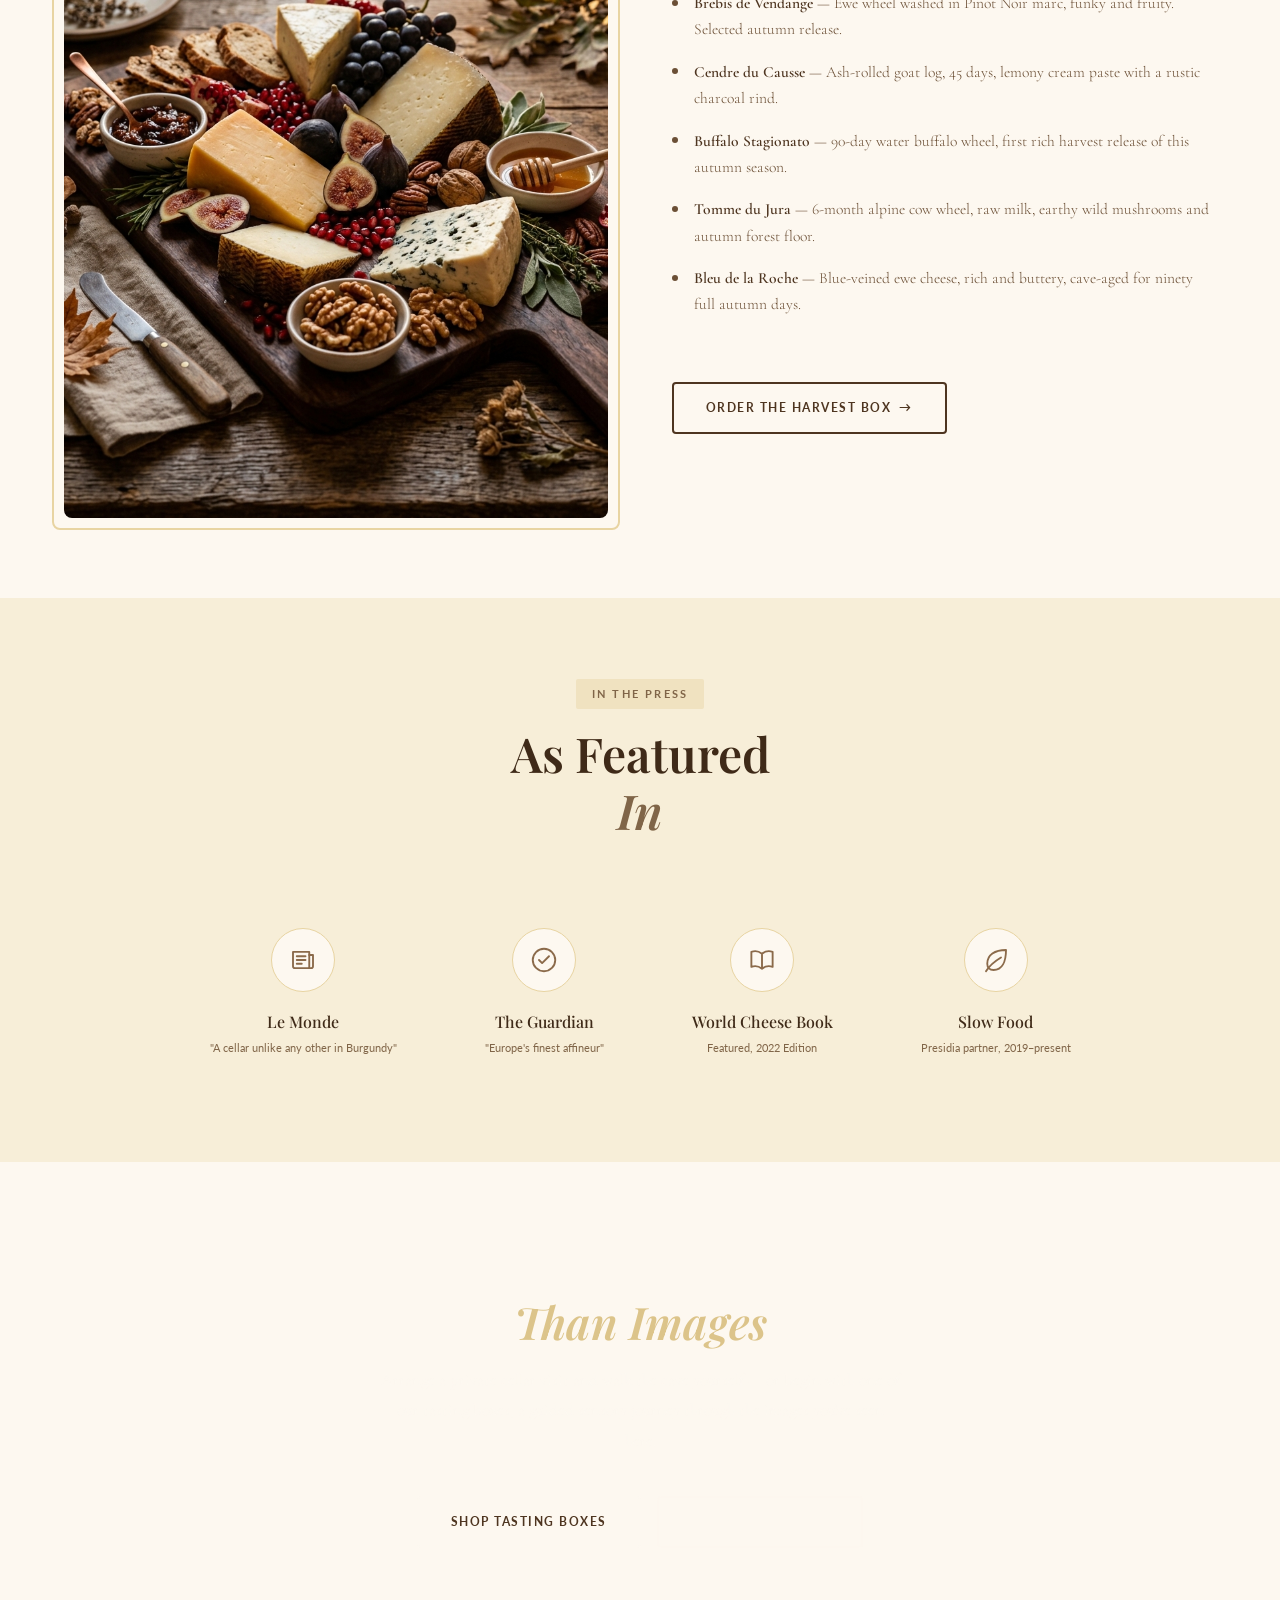
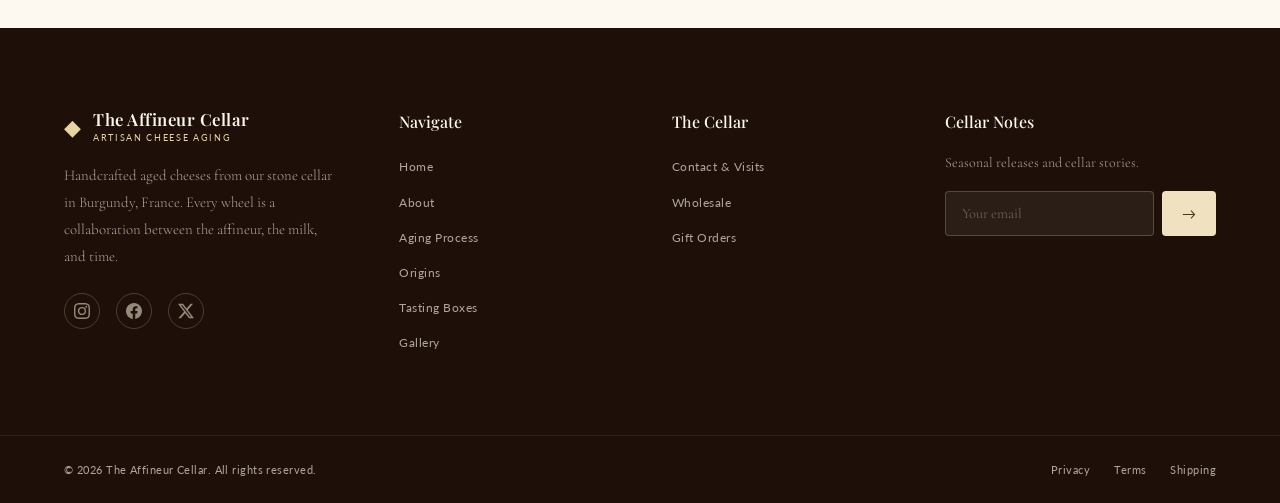
<file: gallery.html>
<!DOCTYPE html>
<html lang="en" data-theme="light" dir="ltr">
<head>
  <meta charset="UTF-8"/>
  <meta name="viewport" content="width=device-width,initial-scale=1.0"/>
  <meta name="description" content="The Affineur Cellar Gallery — A visual journey inside our cave, across our heritage farms, and through the world of artisan aged cheese."/>
  <title>Gallery — The Affineur Cellar</title>
  <link rel="preconnect" href="https://fonts.googleapis.com"/>
  <link rel="preconnect" href="https://fonts.gstatic.com" crossorigin/>
  <link href="https://fonts.googleapis.com/css2?family=Playfair+Display:ital,wght@0,400;0,500;0,600;0,700;1,400;1,500&family=Cormorant+Garamond:ital,wght@0,300;0,400;0,500;0,600;1,300;1,400&family=Lato:wght@300;400;700&display=swap" rel="stylesheet"/>
  <link rel="stylesheet" href="style.css"/>
  <link rel="icon" type="image/svg+xml" href="favicon.svg"/>
  <script>!function(){var t=localStorage.getItem('acTheme')||'light',d=localStorage.getItem('acDir')||'ltr';document.documentElement.setAttribute('data-theme',t);document.documentElement.setAttribute('dir',d)}()</script>
</head>
<body>

<header class="site-header" id="site-header">
  <div class="header-inner container">
    <a href="index.html" class="logo" id="logo"><span class="logo-icon">&#9670;</span><div class="logo-text"><span class="logo-main">The Affineur Cellar</span><span class="logo-sub">Artisan Cheese Aging</span></div></a>
    <nav class="main-nav" id="main-nav" aria-label="Main navigation">
      <ul class="nav-list">
        <li class="nav-item" data-has-dropdown><a href="index.html" class="nav-link" data-dropdown aria-haspopup="true" aria-expanded="false">Home <span class="nav-caret">&#9660;</span></a><div class="dropdown-menu"><a href="index.html" class="dropdown-link">Home 1</a><a href="home2.html" class="dropdown-link">Home 2</a></div></li>
        <li class="nav-item"><a href="about.html" class="nav-link">About</a></li>
        <li class="nav-item"><a href="aging-process.html" class="nav-link">Aging Process</a></li>
        <li class="nav-item"><a href="origins.html" class="nav-link">Origins</a></li>
        <li class="nav-item"><a href="tasting-boxes.html" class="nav-link">Tasting Boxes</a></li>
        <li class="nav-item"><a href="gallery.html" class="nav-link active">Gallery</a></li>
        <li class="nav-item"><a href="contact.html" class="nav-link">Contact</a></li>
        <li class="nav-item"><a href="login.html" class="nav-link nav-login-btn">Login</a></li>
      </ul>
      <div class="theme-dir-toggles" id="theme-dir-toggles">
        <button class="toggle-btn" data-theme-toggle aria-label="Switch theme" title="Dark Mode"></button>
        <button class="toggle-btn" data-dir-toggle aria-label="Switch direction" title="Switch to RTL"></button>
      </div>
    </nav>
    <button class="hamburger" id="hamburger" aria-label="Toggle menu" aria-expanded="false"><span class="bar"></span><span class="bar"></span><span class="bar"></span></button>
  </div>
</header>
<div class="mobile-overlay" id="mobile-overlay" aria-hidden="true"></div>

<main>

<!-- SECTION 1 — BANNER -->
<section class="page-banner banner-medium" id="gallery-banner">
  <div class="banner-bg" style="background-image:url('images/cellar_panoramic.png')"></div>
  <div class="banner-overlay"></div>
  <div class="banner-content container">
    <div class="banner-badge">The Cellar Gallery</div>
    <h1 class="banner-title">A Glimpse<br/><em>Inside the Cave</em></h1>
    <p class="banner-subtitle" style="text-align:center;margin:0 auto var(--space-lg)">Through stone, wood, and wheel — a visual document of life in our Burgundy cellar, from milking to maturation.</p>
    <div class="banner-actions">
      <a href="#main-gallery" class="btn btn-primary">Browse Gallery <span class="btn-arrow">&#8594;</span></a>
      <a href="contact.html#visit-info" class="btn btn-ghost">Visit the Cellar</a>
    </div>
  </div>
  <div class="breadcrumb"><a href="index.html">Home</a><span class="sep">/</span><span class="current">Gallery</span></div>
</section>

<!-- SECTION 2 — GALLERY INTRODUCTION + FILTER -->
<section class="section section-cream" id="gallery-intro">
  <div class="container">
    <div class="section-header center" data-animate="fade-up">
      <span class="section-tag">Visual Journey</span>
      <h2 class="section-title">The Cave in<br/><em>Images</em></h2>
      <p class="section-intro">A living archive of our cellar — the cave, the process, the farms, and the finished cheeses. Every image is from our Burgundy operation.</p>
    </div>
    <div class="filter-tabs" data-animate="fade-up" data-delay="100">
      <button type="button" class="filter-btn active" data-filter="all">All</button>
      <button type="button" class="filter-btn" data-filter="cave">The Cave</button>
      <button type="button" class="filter-btn" data-filter="cheese">Cheese</button>
      <button type="button" class="filter-btn" data-filter="farm">Farms</button>
      <button type="button" class="filter-btn" data-filter="process">Process</button>
      <button type="button" class="filter-btn" data-filter="product">Products</button>
    </div>
  </div>
</section>

<!-- SECTION 3 — MAIN GALLERY GRID -->
<section class="section" id="main-gallery" style="padding-top:0">
  <div class="container">
    <div class="gallery-grid">
      <div class="gallery-item gallery-item--wide" data-cat="cave" data-lb data-animate="fade-up">
        <img src="images/cellar_tools.png" alt="Traditional cheese making and aging tools on a table in the cellar" class="gallery-img" loading="lazy"/>
        <div class="gallery-overlay"><span class="gallery-caption">Cellar Tools &amp; Craft</span></div>
      </div>
      <div class="gallery-item" data-cat="cave" data-lb data-animate="fade-up" data-delay="100">
        <img src="images/hero_cave.png" alt="Stone walls of the aging cellar with amber lighting" class="gallery-img" loading="lazy"/>
        <div class="gallery-overlay"><span class="gallery-caption">The Cave Interior</span></div>
      </div>
      <div class="gallery-item" data-cat="cave" data-lb data-animate="fade-up" data-delay="200">
        <img src="images/about_story.png" alt="Atmospheric cave with wooden shelves and warm lantern light" class="gallery-img" loading="lazy"/>
        <div class="gallery-overlay"><span class="gallery-caption">Cave Atmosphere</span></div>
      </div>
      <div class="gallery-item" data-cat="process" data-lb data-animate="fade-up">
        <img src="images/cave_process.png" alt="Affineur hands brushing an aged cheese wheel" class="gallery-img" loading="lazy"/>
        <div class="gallery-overlay"><span class="gallery-caption">Daily Brushing</span></div>
      </div>
      <div class="gallery-item" data-cat="process" data-lb data-animate="fade-up" data-delay="100">
        <img src="images/aging_rind.png" alt="Close-up macro of aged cheese rind texture and natural mold" class="gallery-img" loading="lazy"/>
        <div class="gallery-overlay"><span class="gallery-caption">Rind Detail</span></div>
      </div>
      <div class="gallery-item" data-cat="cheese" data-lb data-animate="fade-up" data-delay="200">
        <img src="images/cheese_varieties.png" alt="Multiple artisan cheese varieties on rustic wooden board" class="gallery-img" loading="lazy"/>
        <div class="gallery-overlay"><span class="gallery-caption">Cellar Selection</span></div>
      </div>
      <div class="gallery-item gallery-item--wide" data-cat="farm" data-lb data-animate="fade-up">
        <img src="images/farm_morning.png" alt="Misty morning farm scene with heritage cattle silhouettes" class="gallery-img" loading="lazy"/>
        <div class="gallery-overlay"><span class="gallery-caption">Morning at Massif Farm</span></div>
      </div>
      <div class="gallery-item" data-cat="farm" data-lb data-animate="fade-up" data-delay="100">
        <img src="images/milk_origins.png" alt="Heritage cattle farm at golden hour pastoral landscape" class="gallery-img" loading="lazy"/>
        <div class="gallery-overlay"><span class="gallery-caption">Heritage Farms</span></div>
      </div>
      <div class="gallery-item" data-cat="cheese" data-lb data-animate="fade-up" data-delay="200">
        <img src="images/cheese_collection.png" alt="Artisan cheese board flat lay with accompaniments" class="gallery-img" loading="lazy"/>
        <div class="gallery-overlay"><span class="gallery-caption">Cellar Board</span></div>
      </div>
      <div class="gallery-item" data-cat="product" data-lb data-animate="fade-up">
        <img src="images/tasting_box.png" alt="Artisan cheese tasting box with parchment wrapped wheels" class="gallery-img" loading="lazy"/>
        <div class="gallery-overlay"><span class="gallery-caption">Tasting Box</span></div>
      </div>
      <div class="gallery-item" data-cat="product" data-lb data-animate="fade-up" data-delay="100">
        <img src="images/boxes_luxury.png" alt="Premium luxury cheese gift boxes with linen ribbon" class="gallery-img" loading="lazy"/>
        <div class="gallery-overlay"><span class="gallery-caption">Gift Packaging</span></div>
      </div>
      <div class="gallery-item" data-cat="cheese" data-lb data-animate="fade-up" data-delay="200">
        <img src="images/cheese_pairing.png" alt="Cheese and wine pairing spread on dark slate board" class="gallery-img" loading="lazy"/>
        <div class="gallery-overlay"><span class="gallery-caption">Wine &amp; Cheese Pairing</span></div>
      </div>
      <div class="gallery-item" data-cat="process" data-lb data-animate="fade-up">
        <img src="images/tasting_notes.png" alt="Handwritten tasting notes journal with fountain pen" class="gallery-img" loading="lazy"/>
        <div class="gallery-overlay"><span class="gallery-caption">Tasting Journals</span></div>
      </div>
      <div class="gallery-item" data-cat="cave" data-lb data-animate="fade-up" data-delay="100">
        <img src="images/contact_door.png" alt="Heavy old wooden door to the aging cellar with ivy" class="gallery-img" loading="lazy"/>
        <div class="gallery-overlay"><span class="gallery-caption">Cellar Entrance</span></div>
      </div>
      <div class="gallery-item" data-cat="cave" data-lb data-animate="fade-up" data-delay="200">
        <img src="images/home2_hero.png" alt="Elegant overhead cheese board on rustic walnut surface" class="gallery-img" loading="lazy"/>
        <div class="gallery-overlay"><span class="gallery-caption">Overhead Cellar Selection</span></div>
      </div>
      <div class="gallery-item" data-cat="cheese" data-lb data-animate="fade-up" data-delay="300">
        <img src="images/gallery_new.png" alt="New Gallery Item" class="gallery-img" loading="lazy"/>
        <div class="gallery-overlay"><span class="gallery-caption">New Selection</span></div>
      </div>
    </div>
  </div>
</section>

<!-- SECTION 4 — BEHIND THE SCENES -->
<section class="section section-dark" id="behind-the-scenes">
  <div class="container">
    <div class="section-header center" data-animate="fade-up">
      <span class="section-tag light">Behind the Scenes</span>
      <h2 class="section-title light">A Day in<br/><em>the Cellar</em></h2>
      <p class="section-intro light">The work of an affineur is quiet, daily, and deeply physical. Here is what a typical cellar day looks like.</p>
    </div>
    <div class="cards-3">
      <div class="feat-card dark" data-animate="fade-up" data-delay="100">
        <div class="feat-icon"><svg class="site-icon" aria-hidden="true"><use href="images/icons.svg#icon-sun"/></svg></div>
        <h3 class="feat-title light">6:00 — Morning Inspection</h3>
        <p class="feat-body light">Every wheel is walked past and assessed. Unusual rinds are flagged, new arrivals logged, and the cave is read at dawn.</p>
      </div>
      <div class="feat-card dark" data-animate="fade-up" data-delay="250">
        <div class="feat-icon"><svg class="site-icon" aria-hidden="true"><use href="images/icons.svg#icon-clock"/></svg></div>
        <h3 class="feat-title light">8:00 — Turning &amp; Brushing</h3>
        <p class="feat-body light">Three to four hours of hand-turning and brushing from back to front. Every single wheel is handled individually.</p>
      </div>
      <div class="feat-card dark" data-animate="fade-up" data-delay="400">
        <div class="feat-icon"><svg class="site-icon" aria-hidden="true"><use href="images/icons.svg#icon-restaurant"/></svg></div>
        <h3 class="feat-title light">14:00 — Tasting &amp; Release</h3>
        <p class="feat-body light">Afternoon tasting of wheels flagged for release. Detailed sensory benchmarking, box assembly, and dispatch preparation.</p>
      </div>
    </div>
    <div class="two-col-grid" style="margin-top:var(--space-xl)">
      <div class="img-frame aspect-3-2" data-animate="fade-right">
        <img src="images/affineur_portrait.png" alt="Portrait of the head affineur checking cheese wheels in the cellar" loading="lazy"/>
      </div>
      <div class="content-block" data-animate="fade-left">
        <h3 class="section-title light" style="font-size:1.5rem">What You Don't<br/><em>See in the Box</em></h3>
        <p class="body-text light-text">Every wheel that arrives in your tasting box has been turned by hand between 40 and 200 times during its life in our cave, depending on its style and maturation time. It has been brushed, inspected, weighed, and tasted multiple times. The cellar notes card in your box is a summary of that entire journey — written by the person who tended it.</p>
        <p class="body-text light-text">We believe the story matters as much as the cheese. Which is why every box includes the affineur's personal tasting notes — not marketing language, but the actual observations made during the maturation of your specific batch.</p>
        <a href="about.html" class="btn btn-cream mt-md">Meet the Affineur</a>
      </div>
    </div>
  </div>
</section>

<!-- SECTION 5 — SEASONAL GALLERY FEATURE -->
<section class="section" id="seasonal-gallery">
  <div class="container">
    <div class="section-header center" data-animate="fade-up">
      <span class="section-tag">Autumn in the Cave</span>
      <h2 class="section-title">The Current<br/><em>Seasonal Collection</em></h2>
      <p class="section-intro">Our cave changes with the seasons — here is what is currently at peak maturation and available for order.</p>
    </div>
    <div class="two-col-grid">
      <div class="img-frame aspect-4-5" data-animate="fade-right">
        <img src="images/seasonal_collection.png" alt="Autumn seasonal cheese board with figs, pomegranate and aged wheels" loading="lazy"/>
      </div>
      <div class="content-block" data-animate="fade-left">
        <ul class="seasonal-list" style="color:var(--brown-200)">
          <li class="seasonal-item" style="color:var(--brown-200)"><span class="s-dot" style="background:var(--brown-200)"></span><div><strong style="color:var(--brown-300)">Grand Vieux de la Cave</strong> — 18-month alpine cow, raw milk, butterscotch notes. Limited to 30 wheels.</div></li>
          <li class="seasonal-item" style="color:var(--brown-200)"><span class="s-dot" style="background:var(--brown-200)"></span><div><strong style="color:var(--brown-300)">Brebis de Vendange</strong> — Ewe wheel washed in Pinot Noir marc, funky and fruity. Selected autumn release.</div></li>
          <li class="seasonal-item" style="color:var(--brown-200)"><span class="s-dot" style="background:var(--brown-200)"></span><div><strong style="color:var(--brown-300)">Cendre du Causse</strong> — Ash-rolled goat log, 45 days, lemony cream paste with a rustic charcoal rind.</div></li>
          <li class="seasonal-item" style="color:var(--brown-200)"><span class="s-dot" style="background:var(--brown-200)"></span><div><strong style="color:var(--brown-300)">Buffalo Stagionato</strong> — 90-day water buffalo wheel, first rich harvest release of this autumn season.</div></li>
          <li class="seasonal-item" style="color:var(--brown-200)"><span class="s-dot" style="background:var(--brown-200)"></span><div><strong style="color:var(--brown-300)">Tomme du Jura</strong> — 6-month alpine cow wheel, raw milk, earthy wild mushrooms and autumn forest floor.</div></li>
          <li class="seasonal-item" style="color:var(--brown-200)"><span class="s-dot" style="background:var(--brown-200)"></span><div><strong style="color:var(--brown-300)">Bleu de la Roche</strong> — Blue-veined ewe cheese, rich and buttery, cave-aged for ninety full autumn days.</div></li>
        </ul>
        <a href="tasting-boxes.html" class="btn btn-outline mt-md">Order the Harvest Box <span class="btn-arrow">&#8594;</span></a>
      </div>
    </div>
  </div>
</section>

<!-- SECTION 6 — PRESS FEATURES -->
<section class="section section-cream" id="press">
  <div class="container">
    <div class="section-header center" data-animate="fade-up">
      <span class="section-tag">In the Press</span>
      <h2 class="section-title">As Featured<br/><em>In</em></h2>
    </div>
    <div class="awards-row" data-animate="zoom-in">
      <div class="award-item">
        <span class="award-icon" aria-hidden="true">
          <svg class="site-icon"><use href="images/icons.svg#icon-newspaper"/></svg>
        </span>
        <div class="award-title">Le Monde</div>
        <p class="award-desc">"A cellar unlike any other in Burgundy"</p>
      </div>
      <div class="award-item">
        <span class="award-icon" aria-hidden="true">
          <svg class="site-icon"><use href="images/icons.svg#icon-check"/></svg>
        </span>
        <div class="award-title">The Guardian</div>
        <p class="award-desc">"Europe's finest affineur"</p>
      </div>
      <div class="award-item">
        <span class="award-icon" aria-hidden="true">
          <svg class="site-icon"><use href="images/icons.svg#icon-book"/></svg>
        </span>
        <div class="award-title">World Cheese Book</div>
        <p class="award-desc">Featured, 2022 Edition</p>
      </div>
      <div class="award-item">
        <span class="award-icon" aria-hidden="true">
          <svg class="site-icon"><use href="images/icons.svg#icon-leaf"/></svg>
        </span>
        <div class="award-title">Slow Food</div>
        <p class="award-desc">Presidia partner, 2019–present</p>
      </div>
    </div>
  </div>
</section>

<!-- SECTION 7 — CTA -->
<section class="cta-section" id="gallery-cta">
  <div class="container">
    <h2 class="cta-title" data-animate="fade-up">Experience More<br/><em>Than Images</em></h2>
    <p class="cta-sub" data-animate="fade-up" data-delay="100">Arrange a private cellar visit and walk the cave yourself — or begin with one of our tasting boxes, a guided sensory journey through the images you've seen here.</p>
    <div class="cta-actions" data-animate="fade-up" data-delay="250">
      <a href="tasting-boxes.html" class="btn btn-cream">Shop Tasting Boxes</a>
      <a href="contact.html" class="btn btn-ghost">Book a Cave Visit</a>
    </div>
  </div>
</section>

</main>

<footer class="site-footer" id="site-footer">
  <div class="footer-main container">
    <div class="footer-brand"><a href="index.html" class="logo"><span class="logo-icon">&#9670;</span><div class="logo-text"><span class="logo-main">The Affineur Cellar</span><span class="logo-sub">Artisan Cheese Aging</span></div></a><p class="footer-desc">Handcrafted aged cheeses from our stone cellar in Burgundy, France. Every wheel is a collaboration between the affineur, the milk, and time.</p>      <div class="footer-social">
        <a href="#" class="social-link" aria-label="Instagram"><svg xmlns="http://www.w3.org/2000/svg" width="16" height="16" fill="currentColor" viewBox="0 0 16 16"><path d="M8 0C5.829 0 5.556.01 4.703.048 3.85.088 3.269.222 2.76.42a3.917 3.917 0 0 0-1.417.923A3.917 3.917 0 0 0 .42 2.76C.222 3.268.087 3.85.048 4.7.01 5.555 0 5.827 0 8.001c0 2.172.01 2.444.048 3.297.04.852.174 1.433.372 1.942.205.526.478.972.923 1.417.444.445.89.719 1.416.923.51.198 1.09.333 1.942.372C5.555 15.99 5.827 16 8 16s2.444-.01 3.298-.048c.851-.04 1.434-.174 1.943-.372a3.916 3.916 0 0 0 1.416-.923c.445-.445.718-.891.923-1.417.197-.509.332-1.09.372-1.942C15.99 10.445 16 10.173 16 8s-.01-2.445-.048-3.299c-.04-.851-.175-1.433-.372-1.941a3.926 3.926 0 0 0-.923-1.417A3.911 3.911 0 0 0 13.24.42c-.51-.198-1.092-.333-1.943-.372C10.443.01 10.172 0 7.998 0h.003zm-.717 1.442h.718c2.136 0 2.389.007 3.232.046.78.035 1.204.166 1.486.275.373.145.64.319.92.599.28.28.453.546.598.92.11.281.24.705.275 1.485.039.843.047 1.096.047 3.231s-.008 2.389-.047 3.232c-.035.78-.166 1.203-.275 1.485a2.47 2.47 0 0 1-.599.919c-.28.28-.546.453-.92.598-.28.11-.704.24-1.485.276-.843.038-1.096.047-3.232.047s-2.39-.009-3.233-.047c-.78-.036-1.203-.166-1.485-.276a2.478 2.478 0 0 1-.92-.598 2.48 2.48 0 0 1-.6-.92c-.109-.281-.24-.705-.275-1.485-.038-.843-.046-1.096-.046-3.233 0-2.136.008-2.388.046-3.231.036-.78.166-1.204.276-1.486.145-.373.319-.64.599-.92.28-.28.546-.453.92-.598.282-.11.705-.24 1.485-.276.738-.034 1.024-.044 2.515-.045v.002zm4.988 1.328a.96.96 0 1 0 0 1.92.96.96 0 0 0 0-1.92zm-4.27 1.122a4.109 4.109 0 1 0 0 8.217 4.109 4.109 0 0 0 0-8.217zm0 1.441a2.667 2.667 0 1 1 0 5.334 2.667 2.667 0 0 1 0-5.334z"/></svg></a>
        <a href="#" class="social-link" aria-label="Facebook"><svg xmlns="http://www.w3.org/2000/svg" width="16" height="16" fill="currentColor" viewBox="0 0 16 16"><path d="M16 8.049c0-4.446-3.582-8.05-8-8.05C3.58 0-.002 3.603-.002 8.05c0 4.017 2.926 7.347 6.75 7.951v-5.625h-2.03V8.05H6.75V6.275c0-2.017 1.195-3.131 3.022-3.131.876 0 1.791.157 1.791.157v1.98h-1.009c-.993 0-1.303.621-1.303 1.258v1.51h2.218l-.354 2.326H9.25V16c3.824-.604 6.75-3.934 6.75-7.951z"/></svg></a>
                <a href="#" class="social-link" aria-label="Twitter/X"><svg xmlns="http://www.w3.org/2000/svg" width="16" height="16" fill="currentColor" viewBox="0 0 16 16"><path d="M12.6.75h2.454l-5.36 6.142L16 15.25h-4.937l-3.867-5.07-4.425 5.07H.316l5.733-6.57L0 .75h5.063l3.495 4.633L12.601.75Zm-.86 13.028h1.36L4.323 2.145H2.865z"/></svg></a>
      </div></div>
    <div><h3 class="footer-heading">Navigate</h3><ul class="footer-nav-list"><li><a href="index.html" class="footer-link">Home</a></li><li><a href="about.html" class="footer-link">About</a></li><li><a href="aging-process.html" class="footer-link">Aging Process</a></li><li><a href="origins.html" class="footer-link">Origins</a></li><li><a href="tasting-boxes.html" class="footer-link">Tasting Boxes</a></li><li><a href="gallery.html" class="footer-link">Gallery</a></li></ul></div>
    <div><h3 class="footer-heading">The Cellar</h3><ul class="footer-nav-list"><li><a href="contact.html" class="footer-link">Contact &amp; Visits</a></li><li><a href="contact.html" class="footer-link">Wholesale</a></li><li><a href="contact.html" class="footer-link">Gift Orders</a></li></ul></div>
    <div><h3 class="footer-heading">Cellar Notes</h3><p class="footer-nl-desc">Seasonal releases and cellar stories.</p><form class="nl-form" novalidate><div class="nl-form-row"><input type="email" class="nl-input" placeholder="Your email" aria-label="Newsletter" required/><button type="submit" class="nl-btn" aria-label="Subscribe">&#8594;</button></div><span class="nl-msg"></span></form></div>
  </div>
  <div class="footer-bottom"><div class="footer-bottom-inner container"><p class="footer-copy">&copy; <span id="footer-year"></span> The Affineur Cellar. All rights reserved.</p><nav class="footer-legal" aria-label="Legal"><a href="#" class="footer-legal-link">Privacy</a><a href="#" class="footer-legal-link">Terms</a><a href="#" class="footer-legal-link">Shipping</a></nav></div></div>
</footer>
<button class="back-to-top" id="back-to-top" aria-label="Back to top">&#8593;</button>
<script src="script.js"></script>
</body>
</html>
</file>
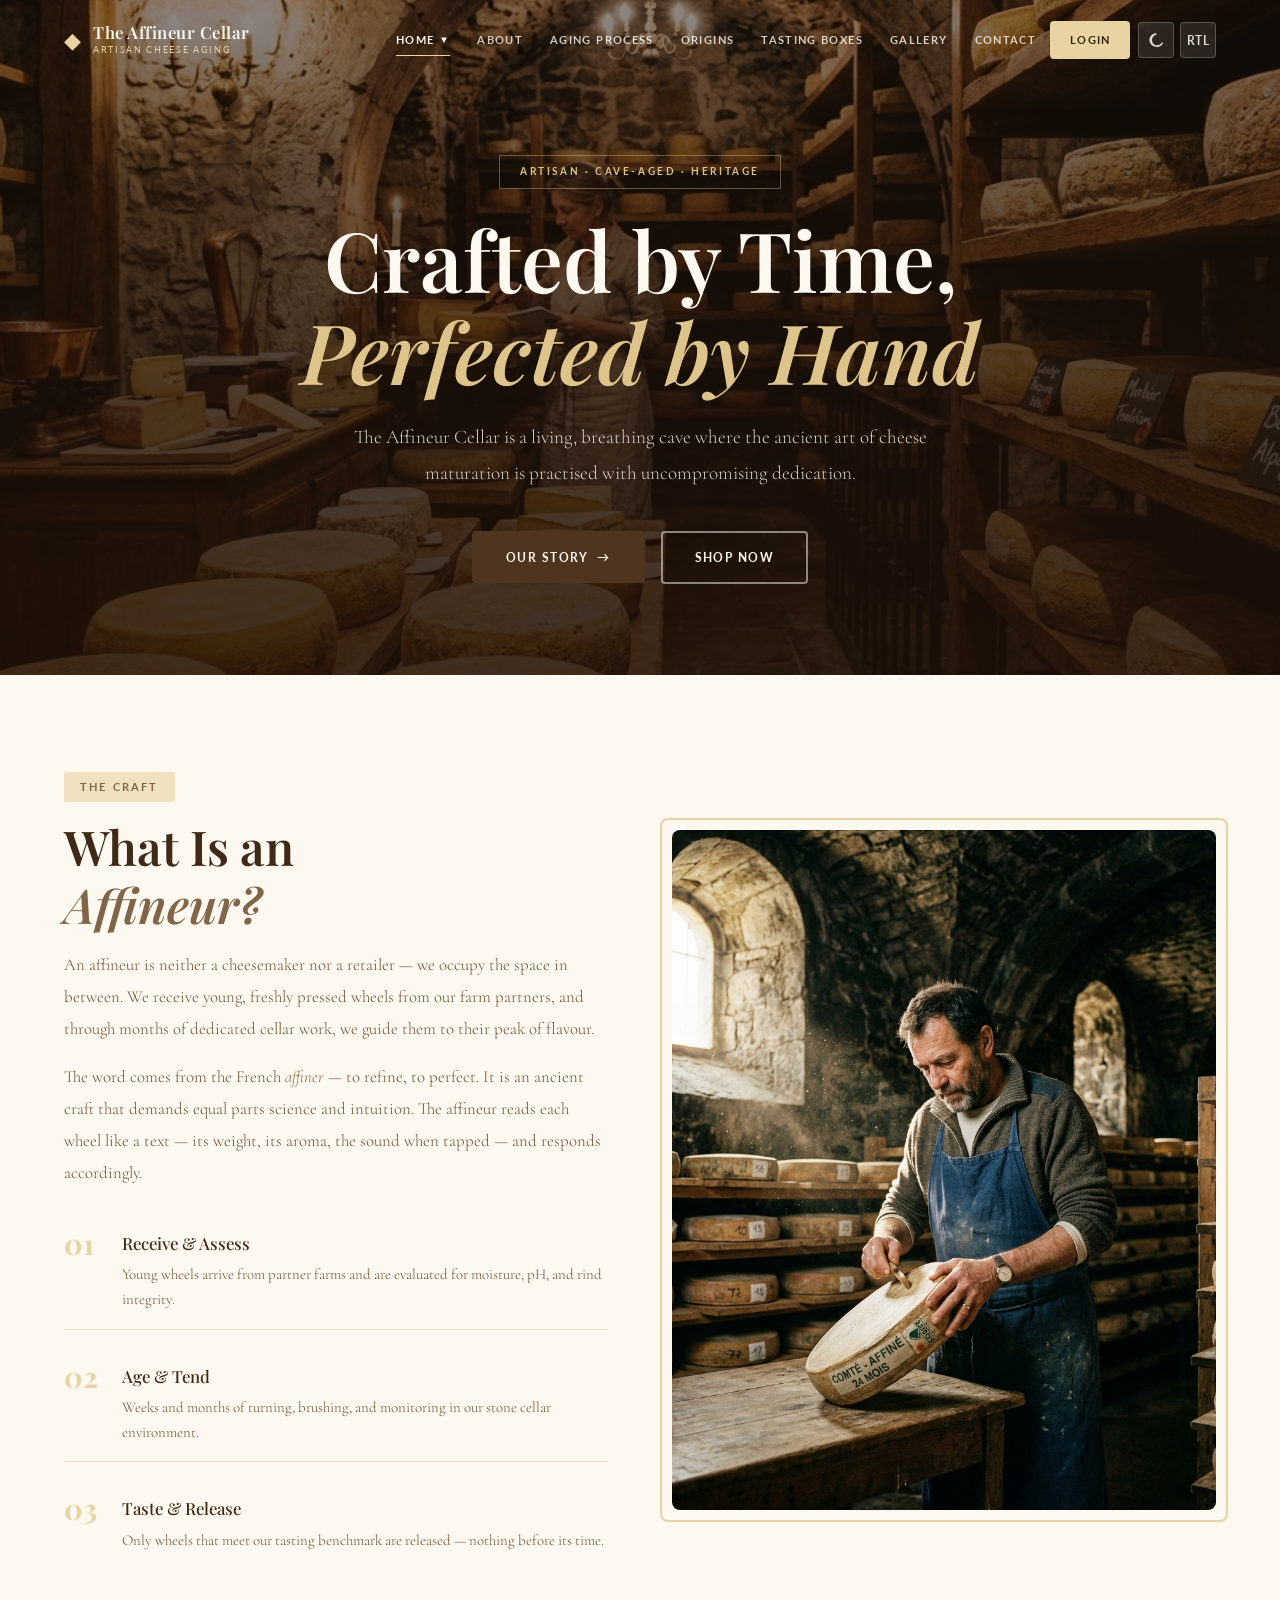
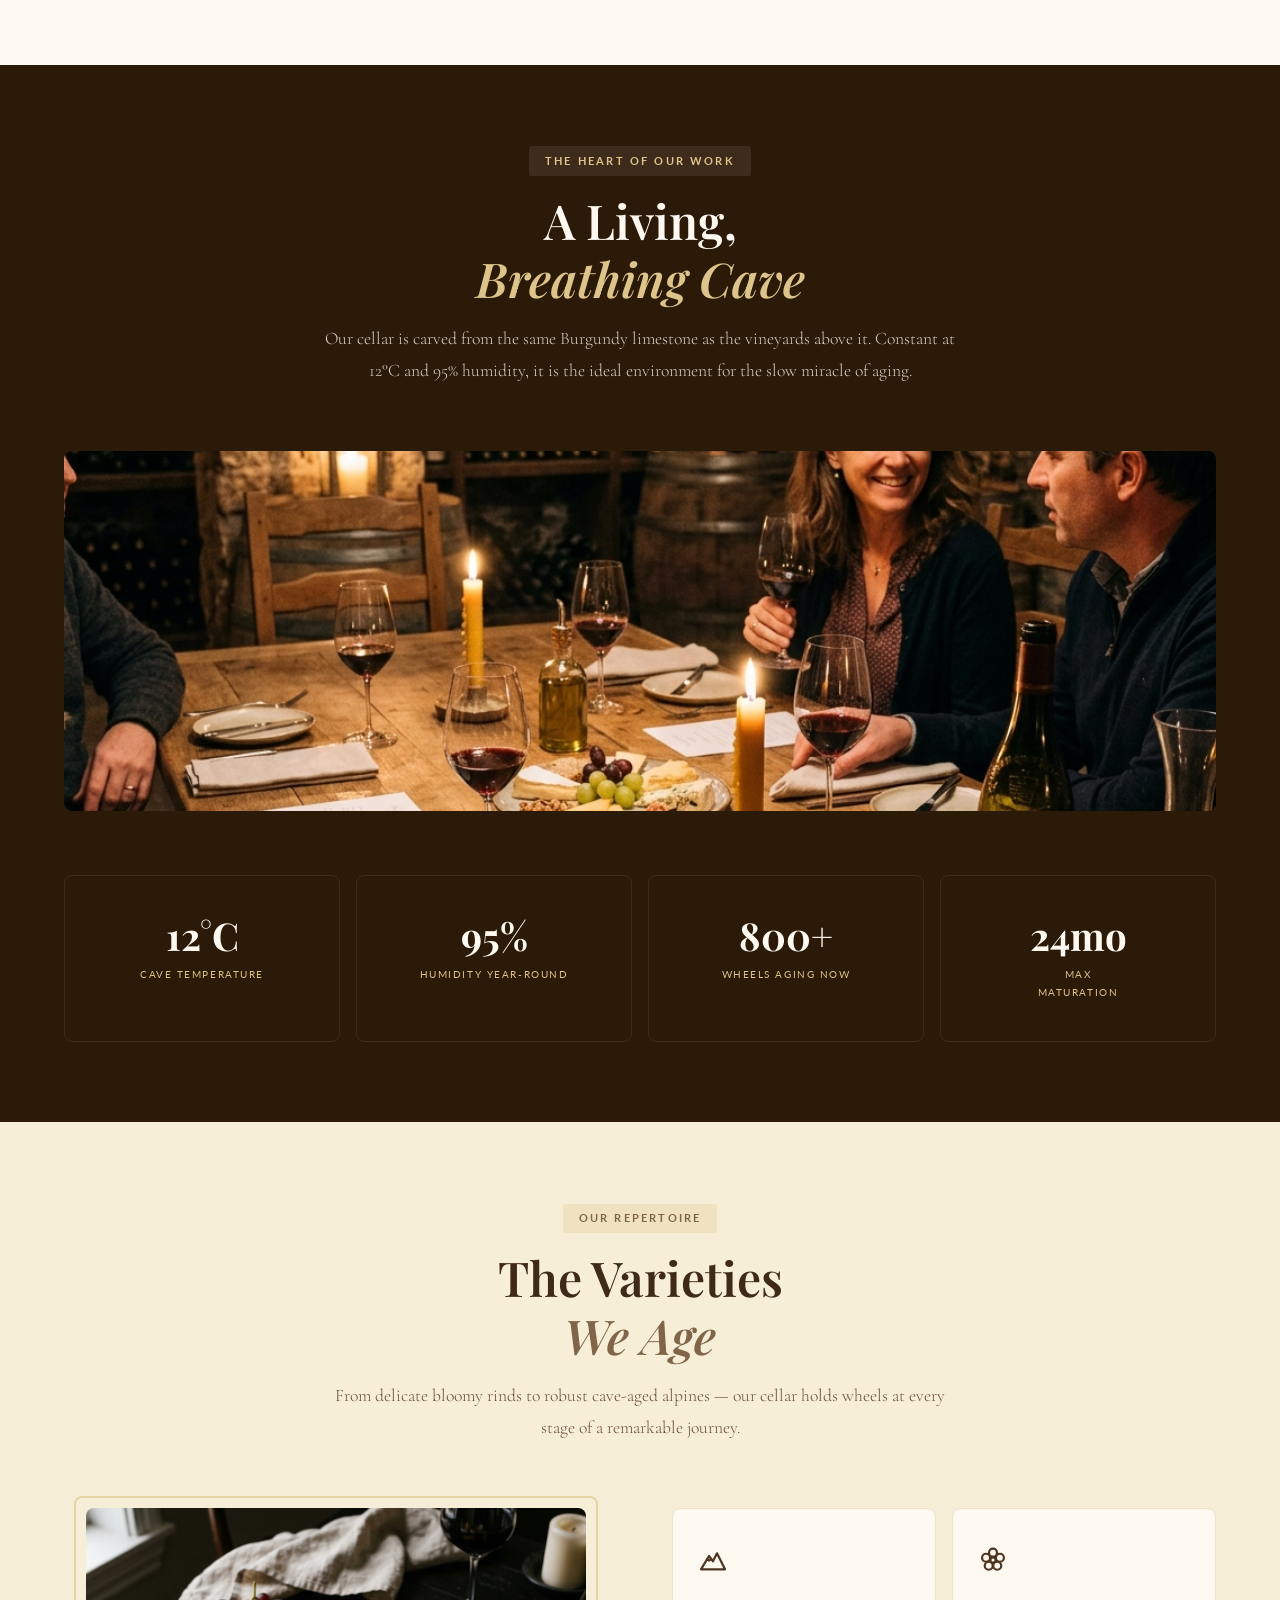
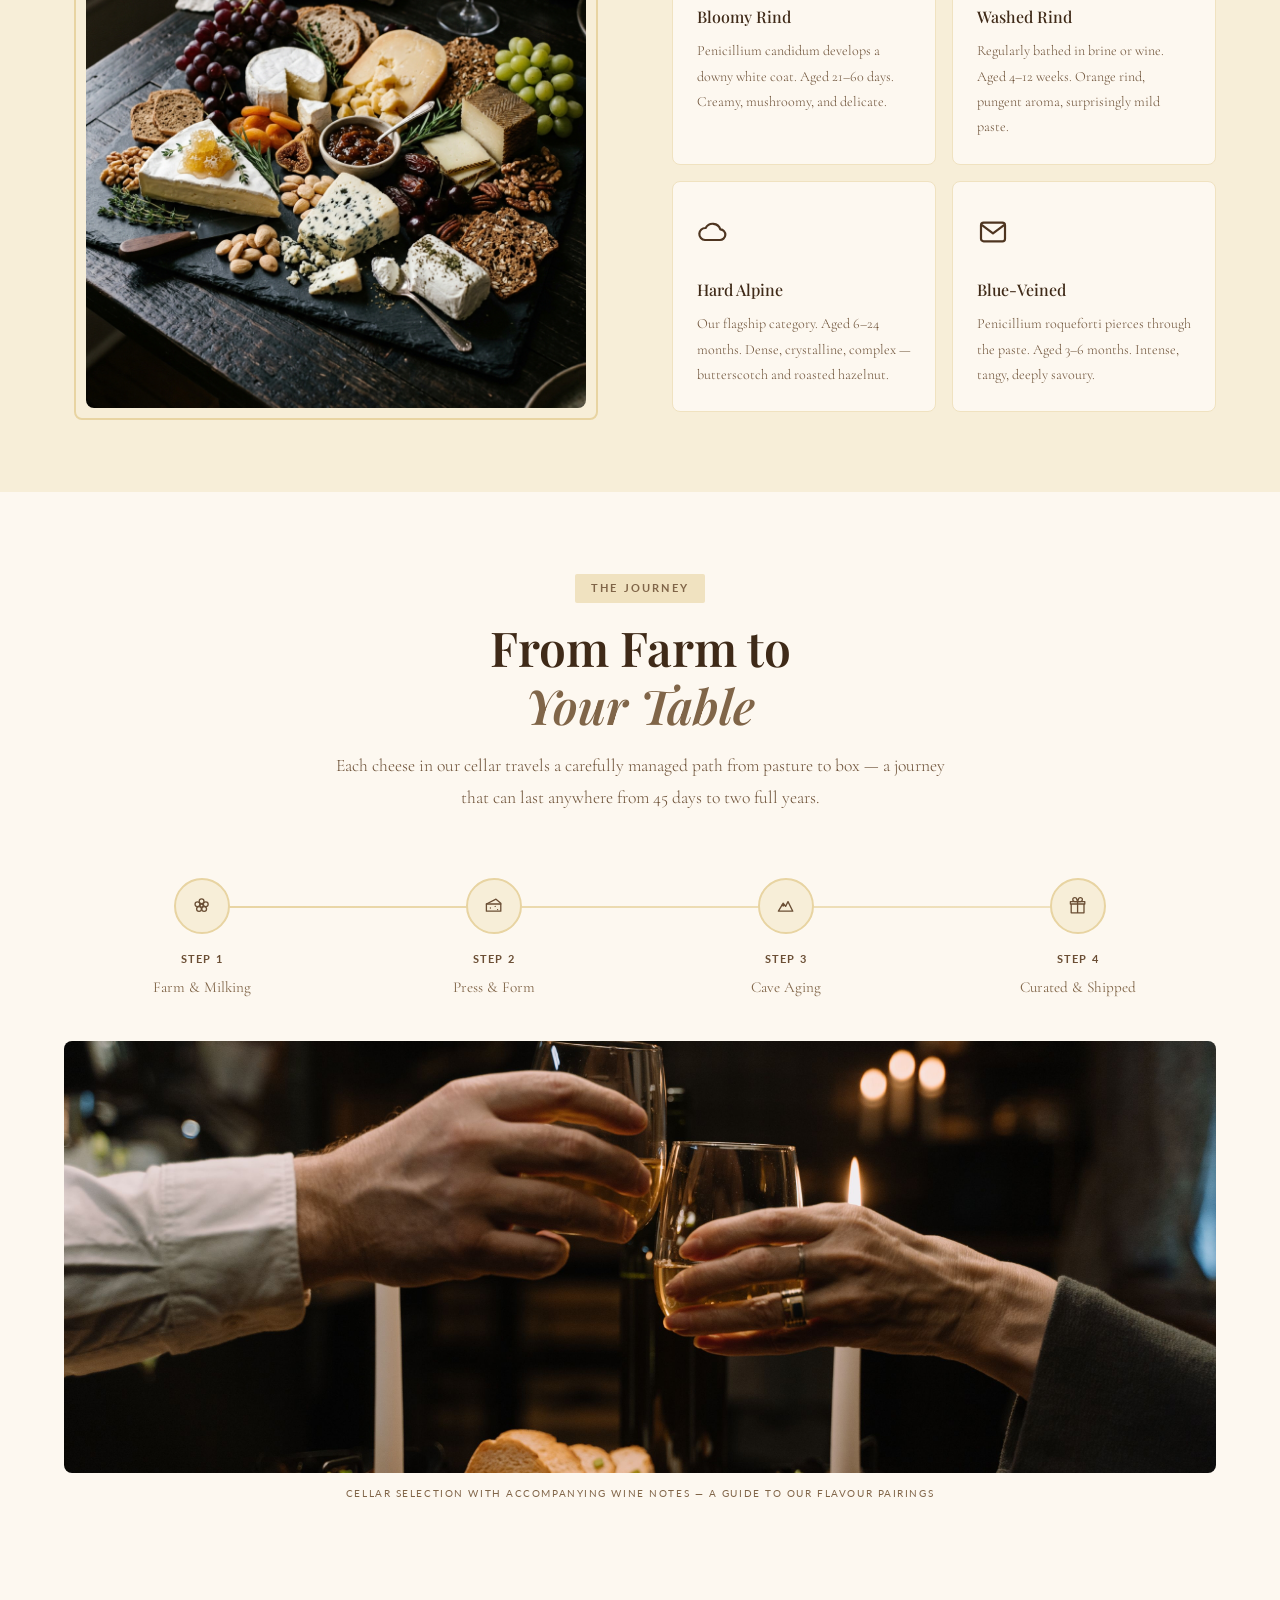
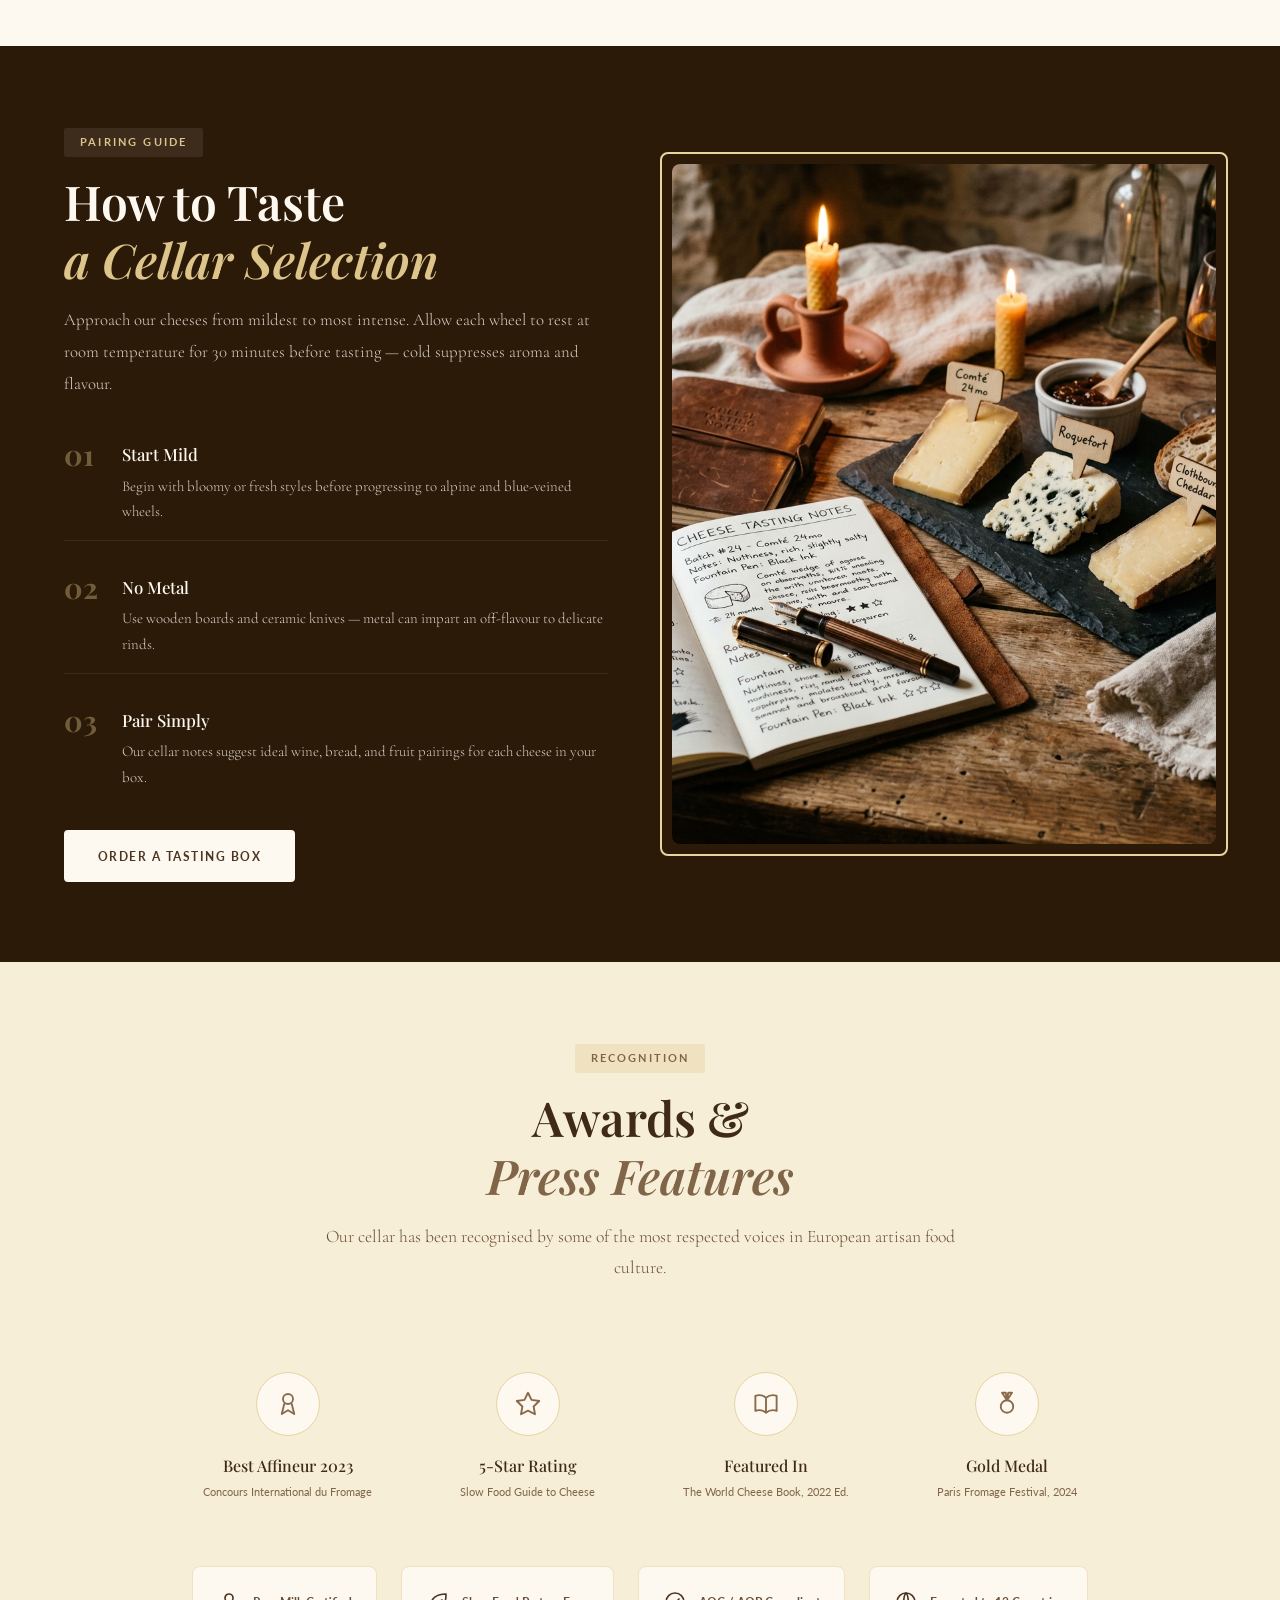
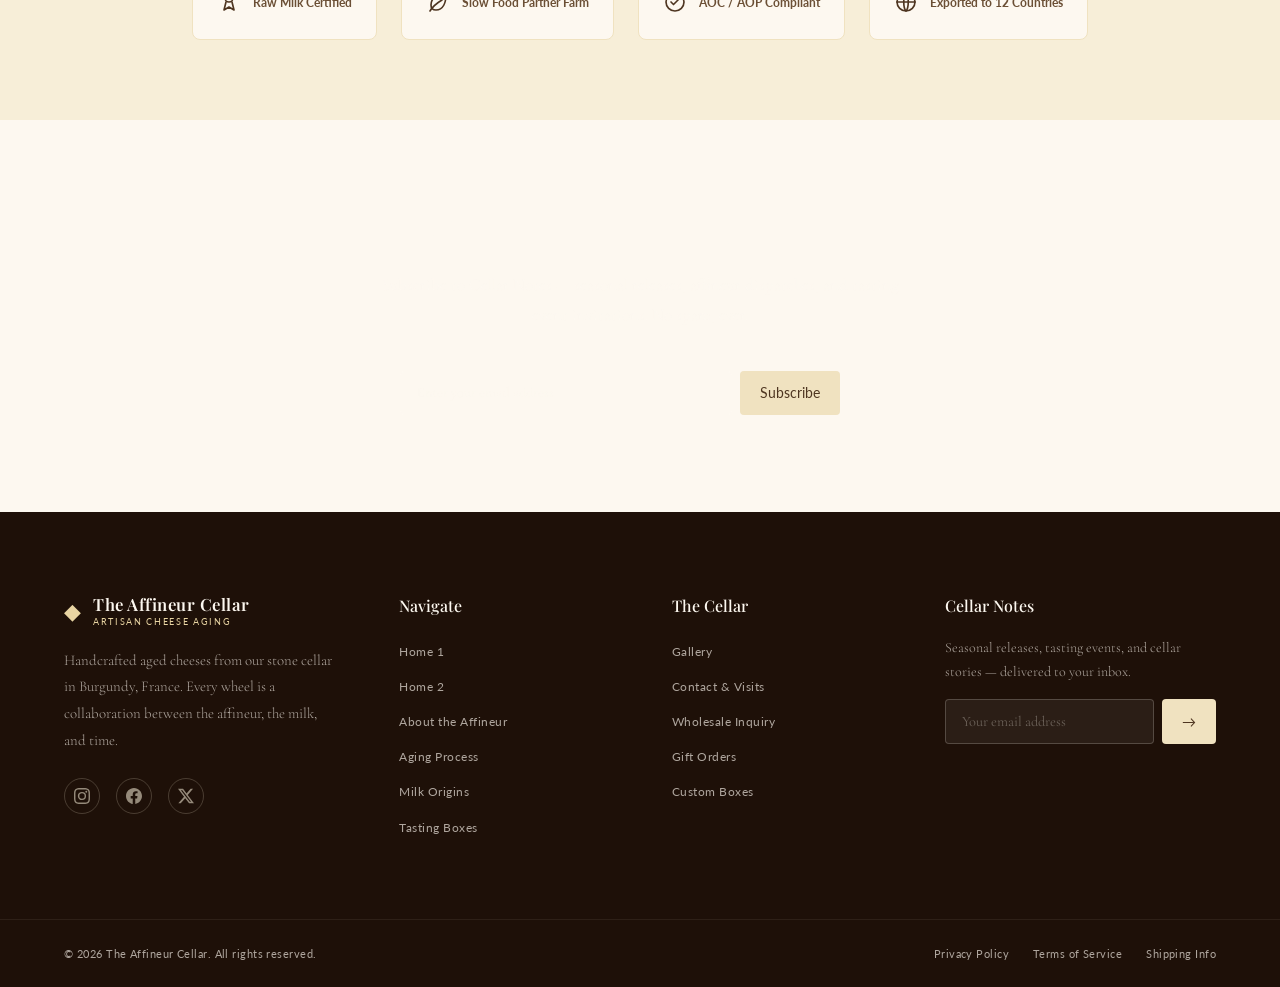
<file: home2.html>
<!DOCTYPE html>
<html lang="en" data-theme="light" dir="ltr">

<head>
  <meta charset="UTF-8" />
  <meta name="viewport" content="width=device-width,initial-scale=1.0" />
  <meta name="description"
    content="The Affineur Cellar Home 2 — Discover what it means to be an affineur, explore our cheese varieties, and learn how the aging journey works." />
  <title>Home 2 — The Affineur Cellar</title>
  <link rel="preconnect" href="https://fonts.googleapis.com" />
  <link rel="preconnect" href="https://fonts.gstatic.com" crossorigin />
  <link
    href="https://fonts.googleapis.com/css2?family=Playfair+Display:ital,wght@0,400;0,500;0,600;0,700;1,400;1,500&family=Cormorant+Garamond:ital,wght@0,300;0,400;0,500;0,600;1,300;1,400&family=Lato:wght@300;400;700&display=swap"
    rel="stylesheet" />
  <link rel="stylesheet" href="style.css" />
  <link rel="icon" type="image/svg+xml" href="favicon.svg" />
  <script>!function () { var t = localStorage.getItem('acTheme') || 'light', d = localStorage.getItem('acDir') || 'ltr'; document.documentElement.setAttribute('data-theme', t); document.documentElement.setAttribute('dir', d) }()</script>
</head>

<body>

  <!-- ===== HEADER ===== -->
  <header class="site-header" id="site-header">
    <div class="header-inner container">
      <a href="index.html" class="logo" id="logo">
        <span class="logo-icon">&#9670;</span>
        <div class="logo-text">
          <span class="logo-main">The Affineur Cellar</span>
          <span class="logo-sub">Artisan Cheese Aging</span>
        </div>
      </a>
      <nav class="main-nav" id="main-nav" aria-label="Main navigation">
        <ul class="nav-list">
          <li class="nav-item" data-has-dropdown>
            <a href="index.html" class="nav-link active" data-dropdown aria-haspopup="true" aria-expanded="false">Home
              <span class="nav-caret">&#9660;</span></a>
            <div class="dropdown-menu">
              <a href="index.html" class="dropdown-link">Home 1</a>
              <a href="home2.html" class="dropdown-link active">Home 2</a>
            </div>
          </li>
          <li class="nav-item"><a href="about.html" class="nav-link">About</a></li>
          <li class="nav-item"><a href="aging-process.html" class="nav-link">Aging Process</a></li>
          <li class="nav-item"><a href="origins.html" class="nav-link">Origins</a></li>
          <li class="nav-item"><a href="tasting-boxes.html" class="nav-link">Tasting Boxes</a></li>
          <li class="nav-item"><a href="gallery.html" class="nav-link">Gallery</a></li>
          <li class="nav-item"><a href="contact.html" class="nav-link">Contact</a></li>
          <li class="nav-item"><a href="login.html" class="nav-link nav-login-btn">Login</a></li>
        </ul>
        <div class="theme-dir-toggles" id="theme-dir-toggles">
          <button class="toggle-btn" data-theme-toggle aria-label="Switch theme" title="Dark Mode"></button>
          <button class="toggle-btn" data-dir-toggle aria-label="Switch direction" title="Switch to RTL"></button>
        </div>
      </nav>
      <button class="hamburger" id="hamburger" aria-label="Toggle menu" aria-expanded="false">
        <span class="bar"></span><span class="bar"></span><span class="bar"></span>
      </button>
    </div>
  </header>
  <div class="mobile-overlay" id="mobile-overlay" aria-hidden="true"></div>

  <main>

    <!-- ===== SECTION 1 — HERO (centered) ===== -->
    <section class="page-banner banner-medium" id="hero-h2">
      <div class="banner-bg" style="background-image:url('images/home2_hero.png')"></div>
      <div class="banner-overlay center-overlay"></div>
      <div class="banner-content center-content container">
        <div class="banner-badge" data-animate="fade-down">Artisan · Cave-Aged · Heritage</div>
        <h1 class="banner-title" style="text-align:center">Crafted by Time,<br /><em>Perfected by Hand</em></h1>
        <p class="banner-subtitle" style="text-align:center;margin:0 auto var(--space-lg)">The Affineur Cellar is a
          living, breathing cave where the ancient art of cheese maturation is practised with uncompromising dedication.
        </p>
        <div class="banner-actions" style="justify-content:center">
          <a href="about.html" class="btn btn-primary">Our Story <span class="btn-arrow">&#8594;</span></a>
          <a href="tasting-boxes.html" class="btn btn-ghost">Shop Now</a>
        </div>
      </div>
    </section>

    <!-- ===== SECTION 2 — WHAT IS AN AFFINEUR ===== -->
    <section class="section" id="what-is">
      <div class="container">
        <div class="two-col-grid">
          <div class="content-block" data-animate="fade-right">
            <span class="section-tag">The Craft</span>
            <h2 class="section-title">What Is an<br /><em>Affineur?</em></h2>
            <p class="body-text">An affineur is neither a cheesemaker nor a retailer — we occupy the space in between.
              We receive young, freshly pressed wheels from our farm partners, and through months of dedicated cellar
              work, we guide them to their peak of flavour.</p>
            <p class="body-text">The word comes from the French <em>affiner</em> — to refine, to perfect. It is an
              ancient craft that demands equal parts science and intuition. The affineur reads each wheel like a text —
              its weight, its aroma, the sound when tapped — and responds accordingly.</p>
            <div class="numbered-list mt-md">
              <div class="numbered-item"><span class="n-num">01</span>
                <div>
                  <h4 class="n-title">Receive &amp; Assess</h4>
                  <p class="n-body">Young wheels arrive from partner farms and are evaluated for moisture, pH, and rind
                    integrity.</p>
                </div>
              </div>
              <div class="numbered-item"><span class="n-num">02</span>
                <div>
                  <h4 class="n-title">Age &amp; Tend</h4>
                  <p class="n-body">Weeks and months of turning, brushing, and monitoring in our stone cellar
                    environment.</p>
                </div>
              </div>
              <div class="numbered-item"><span class="n-num">03</span>
                <div>
                  <h4 class="n-title">Taste &amp; Release</h4>
                  <p class="n-body">Only wheels that meet our tasting benchmark are released — nothing before its time.
                  </p>
                </div>
              </div>
            </div>
          </div>
          <div class="img-frame aspect-4-5" data-animate="fade-left">
            <img src="images/about_story.png"
              alt="Atmospheric cellar interior with aged cheese wheels on wooden shelves" loading="lazy" />
          </div>
        </div>
      </div>
    </section>

    <!-- ===== SECTION 3 — CELLAR PANORAMIC ===== -->
    <section class="section section-dark" id="cellar-feature">
      <div class="container">
        <div class="section-header center" data-animate="fade-up">
          <span class="section-tag light">The Heart of Our Work</span>
          <h2 class="section-title light">A Living,<br /><em>Breathing Cave</em></h2>
          <p class="section-intro light">Our cellar is carved from the same Burgundy limestone as the vineyards above
            it. Constant at 12°C and 95% humidity, it is the ideal environment for the slow miracle of aging.</p>
        </div>
        <div class="img-wide aspect-16-5" data-animate="zoom-in">
          <img src="images/tasting_table.png" alt="Panoramic view of the cheese aging cave corridor with rows of wheels"
            loading="lazy" />
        </div>
        <div class="stats-strip" data-animate="fade-up">
          <div class="stat-box"><span class="stat-num">12°C</span><span class="stat-label">Cave Temperature</span></div>
          <div class="stat-box"><span class="stat-num">95%</span><span class="stat-label">Humidity Year-Round</span>
          </div>
          <div class="stat-box"><span class="stat-num">800+</span><span class="stat-label">Wheels Aging Now</span></div>
          <div class="stat-box"><span class="stat-num">24mo</span><span class="stat-label stat-label-maturation">Max<br
                class="maturation-tablet-break" />Maturation</span></div>
        </div>
      </div>
    </section>

    <!-- ===== SECTION 4 — CHEESE VARIETIES ===== -->
    <section class="section section-cream" id="cheese-varieties">
      <div class="container">
        <div class="section-header center" data-animate="fade-up">
          <span class="section-tag">Our Repertoire</span>
          <h2 class="section-title">The Varieties<br /><em>We Age</em></h2>
          <p class="section-intro">From delicate bloomy rinds to robust cave-aged alpines — our cellar holds wheels at
            every stage of a remarkable journey.</p>
        </div>
        <div class="two-col-grid" style="align-items:start">
          <div class="img-frame aspect-1-1" data-animate="fade-right">
            <img src="images/grazing_board.png" alt="Multiple artisan cheese varieties arranged on rustic wooden board"
              loading="lazy" />
          </div>
          <div data-animate="fade-left">
            <div class="cards-2 repertoire-grid" style="gap:var(--space-sm)">
              <div class="feat-card" style="padding:var(--space-md)">
                <div class="feat-icon"><svg class="site-icon" aria-hidden="true">
                    <use href="images/icons.svg#icon-mountain" />
                  </svg></div>
                <h3 class="feat-title" style="font-size:1rem">Bloomy Rind</h3>
                <p class="feat-body" style="font-size:.88rem">Penicillium candidum develops a downy white coat. Aged
                  21–60 days. Creamy, mushroomy, and delicate.</p>
              </div>
              <div class="feat-card" style="padding:var(--space-md)">
                <div class="feat-icon"><svg class="site-icon" aria-hidden="true">
                    <use href="images/icons.svg#icon-flower" />
                  </svg></div>
                <h3 class="feat-title" style="font-size:1rem">Washed Rind</h3>
                <p class="feat-body" style="font-size:.88rem">Regularly bathed in brine or wine. Aged 4–12 weeks. Orange
                  rind, pungent aroma, surprisingly mild paste.</p>
              </div>
              <div class="feat-card" style="padding:var(--space-md)">
                <div class="feat-icon"><svg class="site-icon" aria-hidden="true">
                    <use href="images/icons.svg#icon-cloud" />
                  </svg></div>
                <h3 class="feat-title repertoire-alpine-title" style="font-size:1rem">Hard Alpine</h3>
                <p class="feat-body" style="font-size:.88rem">Our flagship category. Aged 6–24 months. Dense,
                  crystalline, complex — butterscotch and roasted hazelnut.</p>
              </div>
              <div class="feat-card" style="padding:var(--space-md)">
                <div class="feat-icon"><svg class="site-icon" aria-hidden="true">
                    <use href="images/icons.svg#icon-mail" />
                  </svg></div>
                <h3 class="feat-title repertoire-blue-title" style="font-size:1rem">Blue-Veined</h3>
                <p class="feat-body" style="font-size:.88rem">Penicillium roqueforti pierces through the paste. Aged 3–6
                  months. Intense, tangy, deeply savoury.</p>
              </div>
            </div>
          </div>
        </div>
      </div>
    </section>

    <!-- ===== SECTION 5 — HOW IT WORKS (timeline) ===== -->
    <section class="section" id="how-it-works">
      <div class="container">
        <div class="section-header center" data-animate="fade-up">
          <span class="section-tag">The Journey</span>
          <h2 class="section-title">From Farm to<br /><em>Your Table</em></h2>
          <p class="section-intro">Each cheese in our cellar travels a carefully managed path from pasture to box — a
            journey that can last anywhere from 45 days to two full years.</p>
        </div>
        <div class="timeline" data-animate="fade-up">
          <div class="timeline-step">
            <div class="timeline-dot"><svg class="site-icon" aria-hidden="true">
                <use href="images/icons.svg#icon-flower" />
              </svg></div>
            <div class="timeline-label">Step 1</div>
            <div class="timeline-val">Farm & Milking</div>
          </div>
          <div class="timeline-step">
            <div class="timeline-dot"><svg class="site-icon" aria-hidden="true">
                <use href="images/icons.svg#icon-cheese" />
              </svg></div>
            <div class="timeline-label">Step 2</div>
            <div class="timeline-val">Press & Form</div>
          </div>
          <div class="timeline-step">
            <div class="timeline-dot"><svg class="site-icon" aria-hidden="true">
                <use href="images/icons.svg#icon-mountain" />
              </svg></div>
            <div class="timeline-label">Step 3</div>
            <div class="timeline-val">Cave Aging</div>
          </div>
          <div class="timeline-step">
            <div class="timeline-dot"><svg class="site-icon" aria-hidden="true">
                <use href="images/icons.svg#icon-gift" />
              </svg></div>
            <div class="timeline-label">Step 4</div>
            <div class="timeline-val">Curated & Shipped</div>
          </div>
        </div>
        <div class="img-wide aspect-16-6 mt-lg journey-image" data-animate="zoom-in">
          <img src="images/home2_dinner_chesse.png" alt="Artisan cheese and wine pairing spread on slate board"
            loading="lazy" />
          <p class="img-caption">Cellar selection with accompanying wine notes — a guide to our flavour pairings</p>
        </div>
      </div>
    </section>

    <!-- ===== SECTION 6 — CHEESE PAIRING GUIDE ===== -->
    <section class="section section-dark" id="pairing-guide-h2">
      <div class="container">
        <div class="seasonal-grid">
          <div data-animate="fade-right">
            <span class="section-tag light">Pairing Guide</span>
            <h2 class="section-title light">How to Taste<br /><em>a Cellar Selection</em></h2>
            <p class="body-text light-text">Approach our cheeses from mildest to most intense. Allow each wheel to rest
              at room temperature for 30 minutes before tasting — cold suppresses aroma and flavour.</p>
            <div class="numbered-list mt-md" style="border-color:rgba(253,248,240,.1)">
              <div class="numbered-item pairing-start-mild" style="border-color:rgba(253,248,240,.08)"><span
                  class="n-num" style="color:rgba(220,196,138,.4)">01</span>
                <div>
                  <h4 class="n-title" style="color:var(--cream-200)">Start Mild</h4>
                  <p class="n-body light-text">Begin with bloomy or fresh styles before progressing to alpine and
                    blue-veined wheels.</p>
                </div>
              </div>
              <div class="numbered-item" style="border-color:rgba(253,248,240,.08)"><span class="n-num"
                  style="color:rgba(220,196,138,.4)">02</span>
                <div>
                  <h4 class="n-title" style="color:var(--cream-200)">No Metal</h4>
                  <p class="n-body light-text">Use wooden boards and ceramic knives — metal can impart an off-flavour to
                    delicate rinds.</p>
                </div>
              </div>
              <div class="numbered-item" style="border-color:rgba(253,248,240,.08)"><span class="n-num"
                  style="color:rgba(220,196,138,.4)">03</span>
                <div>
                  <h4 class="n-title" style="color:var(--cream-200)">Pair Simply</h4>
                  <p class="n-body light-text">Our cellar notes suggest ideal wine, bread, and fruit pairings for each
                    cheese in your box.</p>
                </div>
              </div>
            </div>
            <a href="tasting-boxes.html" class="btn btn-cream mt-md">Order a Tasting Box</a>
          </div>
          <div class="img-frame aspect-4-5" data-animate="fade-left">
            <img src="images/tasting_notes.png" alt="Handwritten cheese tasting journal and notes" loading="lazy" />
          </div>
        </div>
      </div>
    </section>

    <!-- ===== SECTION 7 — AWARDS & RECOGNITION ===== -->
    <section class="section section-cream" id="awards-h2">
      <div class="container">
        <div class="section-header center" data-animate="fade-up">
          <span class="section-tag">Recognition</span>
          <h2 class="section-title">Awards &amp;<br /><em>Press Features</em></h2>
          <p class="section-intro">Our cellar has been recognised by some of the most respected voices in European
            artisan food culture.</p>
        </div>
        <div class="awards-row" data-animate="fade-up">
          <div class="award-item"><span class="award-icon"><svg class="site-icon" aria-hidden="true">
                <use href="images/icons.svg#icon-award" />
              </svg></span>
            <div class="award-title">Best Affineur 2023</div>
            <p class="award-desc">Concours International du Fromage</p>
          </div>
          <div class="award-item"><span class="award-icon"><svg class="site-icon" aria-hidden="true">
                <use href="images/icons.svg#icon-star" />
              </svg></span>
            <div class="award-title">5-Star Rating</div>
            <p class="award-desc">Slow Food Guide to Cheese</p>
          </div>
          <div class="award-item"><span class="award-icon"><svg class="site-icon" aria-hidden="true">
                <use href="images/icons.svg#icon-book" />
              </svg></span>
            <div class="award-title">Featured In</div>
            <p class="award-desc">The World Cheese Book, 2022 Ed.</p>
          </div>
          <div class="award-item"><span class="award-icon"><svg class="site-icon" aria-hidden="true">
                <use href="images/icons.svg#icon-medal" />
              </svg></span>
            <div class="award-title">Gold Medal</div>
            <p class="award-desc">Paris Fromage Festival, 2024</p>
          </div>
        </div>
        <div class="cert-row mt-lg" data-animate="fade-up" data-delay="200">
          <div class="cert-badge"><span class="cert-icon"><svg class="site-icon" aria-hidden="true">
                <use href="images/icons.svg#icon-award" />
              </svg></span><span class="cert-text">Raw Milk Certified</span></div>
          <div class="cert-badge"><span class="cert-icon"><svg class="site-icon" aria-hidden="true">
                <use href="images/icons.svg#icon-leaf" />
              </svg></span><span class="cert-text">Slow Food Partner Farm</span></div>
          <div class="cert-badge"><span class="cert-icon"><svg class="site-icon" aria-hidden="true">
                <use href="images/icons.svg#icon-check" />
              </svg></span><span class="cert-text">AOC / AOP Compliant</span></div>
          <div class="cert-badge"><span class="cert-icon"><svg class="site-icon" aria-hidden="true">
                <use href="images/icons.svg#icon-globe" />
              </svg></span><span class="cert-text">Exported to 12 Countries</span></div>
        </div>
      </div>
    </section>

    <!-- ===== SECTION 8 — NEWSLETTER CTA ===== -->
    <section class="cta-section section-dark" id="nl-cta-h2">
      <div class="container text-center">
        <h2 class="cta-title" data-animate="fade-up">Stay Close to the Cave</h2>
        <p class="cta-sub" data-animate="fade-up" data-delay="100">Subscribe to Cellar Notes — seasonal releases,
          affineur dispatches, and tasting event invitations. No spam, ever.</p>
        <form class="nl-form" id="nl-form-h2" novalidate style="max-width:480px;margin:0 auto" data-animate="fade-up"
          data-delay="200">
          <div class="nl-form-row">
            <input type="email" class="nl-input" placeholder="Enter your email address" aria-label="Newsletter email"
              required />
            <button type="submit" class="nl-btn">Subscribe</button>
          </div>
          <span class="nl-msg" id="nl-msg-h2"></span>
        </form>
      </div>
    </section>

  </main>

  <!-- ===== FOOTER ===== -->
  <footer class="site-footer" id="site-footer">
    <div class="footer-main container">
      <div class="footer-brand">
        <a href="index.html" class="logo">
          <span class="logo-icon">&#9670;</span>
          <div class="logo-text"><span class="logo-main">The Affineur Cellar</span><span class="logo-sub">Artisan Cheese
              Aging</span></div>
        </a>
        <p class="footer-desc">Handcrafted aged cheeses from our stone cellar in Burgundy, France. Every wheel is a
          collaboration between the affineur, the milk, and time.</p>
        <div class="footer-social">
          <a href="#" class="social-link" aria-label="Instagram"><svg xmlns="http://www.w3.org/2000/svg" width="16"
              height="16" fill="currentColor" viewBox="0 0 16 16">
              <path
                d="M8 0C5.829 0 5.556.01 4.703.048 3.85.088 3.269.222 2.76.42a3.917 3.917 0 0 0-1.417.923A3.917 3.917 0 0 0 .42 2.76C.222 3.268.087 3.85.048 4.7.01 5.555 0 5.827 0 8.001c0 2.172.01 2.444.048 3.297.04.852.174 1.433.372 1.942.205.526.478.972.923 1.417.444.445.89.719 1.416.923.51.198 1.09.333 1.942.372C5.555 15.99 5.827 16 8 16s2.444-.01 3.298-.048c.851-.04 1.434-.174 1.943-.372a3.916 3.916 0 0 0 1.416-.923c.445-.445.718-.891.923-1.417.197-.509.332-1.09.372-1.942C15.99 10.445 16 10.173 16 8s-.01-2.445-.048-3.299c-.04-.851-.175-1.433-.372-1.941a3.926 3.926 0 0 0-.923-1.417A3.911 3.911 0 0 0 13.24.42c-.51-.198-1.092-.333-1.943-.372C10.443.01 10.172 0 7.998 0h.003zm-.717 1.442h.718c2.136 0 2.389.007 3.232.046.78.035 1.204.166 1.486.275.373.145.64.319.92.599.28.28.453.546.598.92.11.281.24.705.275 1.485.039.843.047 1.096.047 3.231s-.008 2.389-.047 3.232c-.035.78-.166 1.203-.275 1.485a2.47 2.47 0 0 1-.599.919c-.28.28-.546.453-.92.598-.28.11-.704.24-1.485.276-.843.038-1.096.047-3.232.047s-2.39-.009-3.233-.047c-.78-.036-1.203-.166-1.485-.276a2.478 2.478 0 0 1-.92-.598 2.48 2.48 0 0 1-.6-.92c-.109-.281-.24-.705-.275-1.485-.038-.843-.046-1.096-.046-3.233 0-2.136.008-2.388.046-3.231.036-.78.166-1.204.276-1.486.145-.373.319-.64.599-.92.28-.28.546-.453.92-.598.282-.11.705-.24 1.485-.276.738-.034 1.024-.044 2.515-.045v.002zm4.988 1.328a.96.96 0 1 0 0 1.92.96.96 0 0 0 0-1.92zm-4.27 1.122a4.109 4.109 0 1 0 0 8.217 4.109 4.109 0 0 0 0-8.217zm0 1.441a2.667 2.667 0 1 1 0 5.334 2.667 2.667 0 0 1 0-5.334z" />
            </svg></a>
          <a href="#" class="social-link" aria-label="Facebook"><svg xmlns="http://www.w3.org/2000/svg" width="16"
              height="16" fill="currentColor" viewBox="0 0 16 16">
              <path
                d="M16 8.049c0-4.446-3.582-8.05-8-8.05C3.58 0-.002 3.603-.002 8.05c0 4.017 2.926 7.347 6.75 7.951v-5.625h-2.03V8.05H6.75V6.275c0-2.017 1.195-3.131 3.022-3.131.876 0 1.791.157 1.791.157v1.98h-1.009c-.993 0-1.303.621-1.303 1.258v1.51h2.218l-.354 2.326H9.25V16c3.824-.604 6.75-3.934 6.75-7.951z" />
            </svg></a>
          <a href="#" class="social-link" aria-label="Twitter/X"><svg xmlns="http://www.w3.org/2000/svg" width="16"
              height="16" fill="currentColor" viewBox="0 0 16 16">
              <path
                d="M12.6.75h2.454l-5.36 6.142L16 15.25h-4.937l-3.867-5.07-4.425 5.07H.316l5.733-6.57L0 .75h5.063l3.495 4.633L12.601.75Zm-.86 13.028h1.36L4.323 2.145H2.865z" />
            </svg></a>
        </div>
      </div>
      <div>
        <h3 class="footer-heading">Navigate</h3>
        <ul class="footer-nav-list">
          <li><a href="index.html" class="footer-link">Home 1</a></li>
          <li><a href="home2.html" class="footer-link">Home 2</a></li>
          <li><a href="about.html" class="footer-link">About the Affineur</a></li>
          <li><a href="aging-process.html" class="footer-link">Aging Process</a></li>
          <li><a href="origins.html" class="footer-link">Milk Origins</a></li>
          <li><a href="tasting-boxes.html" class="footer-link">Tasting Boxes</a></li>
        </ul>
      </div>
      <div>
        <h3 class="footer-heading">The Cellar</h3>
        <ul class="footer-nav-list">
          <li><a href="gallery.html" class="footer-link">Gallery</a></li>
          <li><a href="contact.html" class="footer-link">Contact &amp; Visits</a></li>
          <li><a href="contact.html" class="footer-link">Wholesale Inquiry</a></li>
          <li><a href="contact.html" class="footer-link">Gift Orders</a></li>
          <li><a href="tasting-boxes.html" class="footer-link">Custom Boxes</a></li>
        </ul>
      </div>
      <div>
        <h3 class="footer-heading">Cellar Notes</h3>
        <p class="footer-nl-desc">Seasonal releases, tasting events, and cellar stories — delivered to your inbox.</p>
        <form class="nl-form" id="footer-nl-form" novalidate>
          <div class="nl-form-row">
            <input type="email" class="nl-input" placeholder="Your email address" aria-label="Newsletter email"
              required />
            <button type="submit" class="nl-btn" aria-label="Subscribe">&#8594;</button>
          </div>
          <span class="nl-msg"></span>
        </form>
      </div>
    </div>
    <div class="footer-bottom">
      <div class="footer-bottom-inner container">
        <p class="footer-copy">&copy; <span id="footer-year"></span> The Affineur Cellar. All rights reserved.</p>
        <nav class="footer-legal" aria-label="Legal">
          <a href="#" class="footer-legal-link">Privacy Policy</a>
          <a href="#" class="footer-legal-link">Terms of Service</a>
          <a href="#" class="footer-legal-link">Shipping Info</a>
        </nav>
      </div>
    </div>
  </footer>
  <button class="back-to-top" id="back-to-top" aria-label="Back to top">&#8593;</button>
  <script src="script.js"></script>
</body>

</html>
</file>
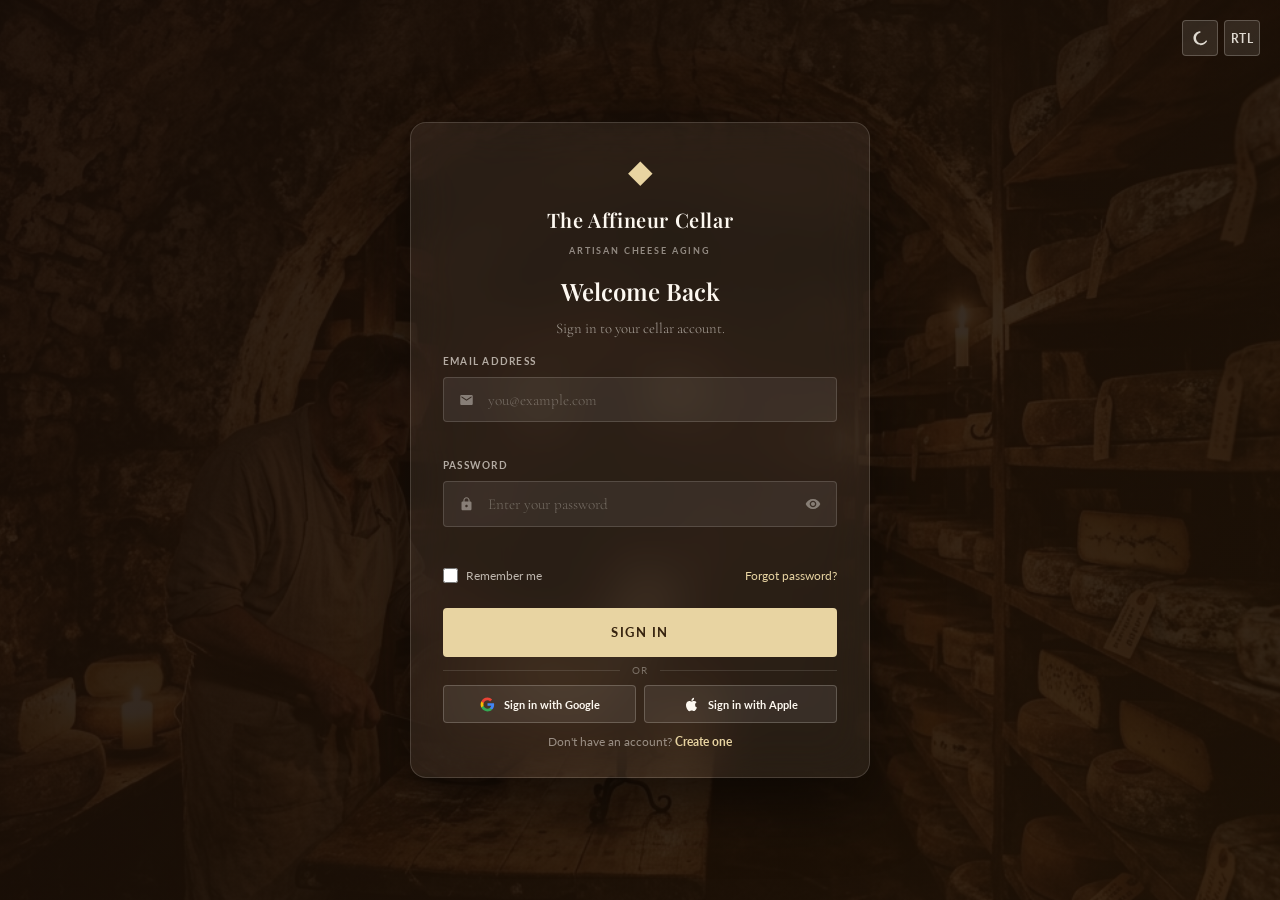
<file: login.html>
<!DOCTYPE html>
<html lang="en" data-theme="light" dir="ltr">
<head>
  <meta charset="UTF-8"/>
  <meta name="viewport" content="width=device-width,initial-scale=1.0"/>
  <meta name="description" content="Login to The Affineur Cellar — Access your account, track orders, and manage cellar preferences."/>
  <title>Login — The Affineur Cellar</title>
  <link rel="preconnect" href="https://fonts.googleapis.com"/>
  <link rel="preconnect" href="https://fonts.gstatic.com" crossorigin/>
  <link href="https://fonts.googleapis.com/css2?family=Playfair+Display:ital,wght@0,400;0,500;0,600;0,700;1,400;1,500&family=Cormorant+Garamond:ital,wght@0,300;0,400;0,500;0,600;1,300;1,400&family=Lato:wght@300;400;700&display=swap" rel="stylesheet"/>
  <link rel="stylesheet" href="style.css"/>
  <link rel="icon" type="image/svg+xml" href="favicon.svg"/>
  <script>!function(){var t=localStorage.getItem('acTheme')||'light',d=localStorage.getItem('acDir')||'ltr';document.documentElement.setAttribute('data-theme',t);document.documentElement.setAttribute('dir',d)}()</script>
</head>
<body>

<!-- ===== FLOATING TOGGLES ===== -->
<div class="auth-toggles" id="auth-toggles">
  <button class="toggle-btn" id="auth-theme-toggle" data-theme-toggle aria-label="Switch theme" title="Dark Mode"></button>
  <button class="toggle-btn" id="auth-dir-toggle" data-dir-toggle aria-label="Switch direction" title="Switch to RTL"></button>
</div>

<!-- ===== AUTH PAGE ===== -->
<div class="auth-page" id="auth-page">
  <div class="auth-bg" style="background-image:url('images/hero_cave.png')"></div>
  <div class="auth-overlay"></div>

  <div class="auth-card" role="main">
    <!-- Logo -->
    <a href="index.html" class="auth-logo" aria-label="The Affineur Cellar home">
      <span class="auth-logo-icon">&#9670;</span>
      <span class="auth-logo-title">The Affineur Cellar</span>
      <span class="auth-logo-sub">Artisan Cheese Aging</span>
    </a>

    <h1 class="auth-heading">Welcome Back</h1>
    <p class="auth-sub">Sign in to your cellar account.</p>

    <form class="auth-form" id="login-form" novalidate>
      <!-- Email -->
      <div class="auth-field">
        <label for="login-email" class="auth-label">Email Address</label>
        <div class="auth-input-wrap">
          <span class="auth-input-icon" aria-hidden="true">
            <svg xmlns="http://www.w3.org/2000/svg" viewBox="0 0 24 24"><path d="M20 4H4c-1.1 0-2 .9-2 2v12c0 1.1.9 2 2 2h16c1.1 0 2-.9 2-2V6c0-1.1-.9-2-2-2zm0 4l-8 5-8-5V6l8 5 8-5v2z"/></svg>
          </span>
          <input type="email" id="login-email" name="email" class="auth-input" placeholder="you@example.com" required autocomplete="email"/>
        </div>
        <span class="auth-error" id="login-email-err" role="alert"></span>
      </div>

      <!-- Password -->
      <div class="auth-field">
        <label for="login-password" class="auth-label">Password</label>
        <div class="auth-input-wrap">
          <span class="auth-input-icon" aria-hidden="true">
            <svg xmlns="http://www.w3.org/2000/svg" viewBox="0 0 24 24"><path d="M18 8h-1V6c0-2.76-2.24-5-5-5S7 3.24 7 6v2H6c-1.1 0-2 .9-2 2v10c0 1.1.9 2 2 2h12c1.1 0 2-.9 2-2V10c0-1.1-.9-2-2-2zm-6 9c-1.1 0-2-.9-2-2s.9-2 2-2 2 .9 2 2-.9 2-2 2zm3.1-9H8.9V6c0-1.71 1.39-3.1 3.1-3.1 1.71 0 3.1 1.39 3.1 3.1v2z"/></svg>
          </span>
          <input type="password" id="login-password" name="password" class="auth-input" placeholder="Enter your password" required autocomplete="current-password"/>
          <button type="button" class="auth-eye" id="login-eye" aria-label="Toggle password visibility">
            <svg id="eye-show-login" xmlns="http://www.w3.org/2000/svg" viewBox="0 0 24 24"><path d="M12 4.5C7 4.5 2.73 7.61 1 12c1.73 4.39 6 7.5 11 7.5s9.27-3.11 11-7.5c-1.73-4.39-6-7.5-11-7.5zM12 17c-2.76 0-5-2.24-5-5s2.24-5 5-5 5 2.24 5 5-2.24 5-5 5zm0-8c-1.66 0-3 1.34-3 3s1.34 3 3 3 3-1.34 3-3-1.34-3-3-3z"/></svg>
          </button>
        </div>
        <span class="auth-error" id="login-password-err" role="alert"></span>
      </div>

      <!-- Remember / Forgot -->
      <div class="auth-options">
        <label class="auth-check-label" for="login-remember">
          <input type="checkbox" id="login-remember" name="remember" class="auth-checkbox"/>
          Remember me
        </label>
        <a href="forgot-password.html" class="auth-forgot">Forgot password?</a>
      </div>

      <button type="submit" class="auth-btn" id="login-submit">Sign In</button>
    </form>

    <div class="auth-divider"><span>or</span></div>

    <div class="auth-provider-list" aria-label="Sign in with a third-party account">
      <button type="button" class="auth-provider-btn auth-provider-google" data-login-provider="Google">
        <svg class="auth-provider-icon" viewBox="0 0 24 24" aria-hidden="true">
          <path fill="#4285F4" d="M21.35 12.2c0-.64-.06-1.26-.16-1.86H12v3.52h5.25a4.5 4.5 0 0 1-1.95 2.95v2.28h3.16c1.85-1.7 2.89-4.21 2.89-6.89z"/>
          <path fill="#34A853" d="M12 21.75c2.64 0 4.86-.87 6.48-2.37l-3.16-2.45c-.88.59-2 .94-3.32.94-2.55 0-4.71-1.72-5.48-4.04H3.26v2.52A9.79 9.79 0 0 0 12 21.75z"/>
          <path fill="#FBBC05" d="M6.52 13.83A5.9 5.9 0 0 1 6.21 12c0-.64.11-1.26.31-1.83V7.65H3.26A9.75 9.75 0 0 0 2.25 12c0 1.57.38 3.06 1.01 4.35l3.26-2.52z"/>
          <path fill="#EA4335" d="M12 6.13c1.44 0 2.72.5 3.74 1.46l2.81-2.81A9.42 9.42 0 0 0 12 2.25a9.79 9.79 0 0 0-8.74 5.4l3.26 2.52C7.29 7.85 9.45 6.13 12 6.13z"/>
        </svg>
        <span>Sign in with Google</span>
      </button>
      <button type="button" class="auth-provider-btn auth-provider-apple" data-login-provider="Apple">
        <svg class="auth-provider-icon" viewBox="0 0 24 24" aria-hidden="true">
          <path d="M17.05 12.54c-.03-2.39 1.95-3.55 2.04-3.61a4.4 4.4 0 0 0-3.47-1.88c-1.46-.15-2.88.87-3.62.87-.76 0-1.9-.85-3.14-.82a4.59 4.59 0 0 0-3.86 2.35c-1.68 2.91-.43 7.19 1.18 9.54.81 1.15 1.75 2.44 2.99 2.39 1.21-.05 1.66-.77 3.12-.77 1.45 0 1.87.77 3.13.74 1.3-.02 2.12-1.15 2.9-2.31a9.46 9.46 0 0 0 1.33-2.7 4.15 4.15 0 0 1-2.6-3.8zM14.67 5.5a4.24 4.24 0 0 0 .97-3.05 4.33 4.33 0 0 0-2.8 1.45 4.05 4.05 0 0 0-1 2.94 3.58 3.58 0 0 0 2.83-1.34z"/>
        </svg>
        <span>Sign in with Apple</span>
      </button>
    </div>

    <p class="auth-footer">Don't have an account? <a href="register.html">Create one</a></p>
  </div>
</div>

<script src="script.js"></script>
<script>
(function(){
  var form = document.getElementById('login-form');
  var emailInput = document.getElementById('login-email');
  var pwInput = document.getElementById('login-password');
  var emailErr = document.getElementById('login-email-err');
  var pwErr = document.getElementById('login-password-err');
  var eyeBtn = document.getElementById('login-eye');
  var providerBtns = document.querySelectorAll('[data-login-provider]');

  // Toggle password visibility
  if(eyeBtn) {
    eyeBtn.addEventListener('click', function(){
      var t = pwInput.type === 'password' ? 'text' : 'password';
      pwInput.type = t;
      eyeBtn.innerHTML = t === 'text'
        ? '<svg xmlns="http://www.w3.org/2000/svg" viewBox="0 0 24 24"><path d="M12 7c2.76 0 5 2.24 5 5 0 .65-.13 1.26-.36 1.83l2.92 2.92c1.51-1.26 2.7-2.89 3.43-4.75-1.73-4.39-6-7.5-11-7.5-1.4 0-2.74.25-3.98.7l2.16 2.16C10.74 7.13 11.35 7 12 7zM2 4.27l2.28 2.28.46.46C3.08 8.3 1.78 10.02 1 12c1.73 4.39 6 7.5 11 7.5 1.55 0 3.03-.3 4.38-.84l.42.42L19.73 22 21 20.73 3.27 3 2 4.27zM7.53 9.8l1.55 1.55c-.05.21-.08.43-.08.65 0 1.66 1.34 3 3 3 .22 0 .44-.03.65-.08l1.55 1.55c-.67.33-1.41.53-2.2.53-2.76 0-5-2.24-5-5 0-.79.2-1.53.53-2.2zm4.31-.78l3.15 3.15.02-.16c0-1.66-1.34-3-3-3l-.17.01z"/></svg>'
        : '<svg xmlns="http://www.w3.org/2000/svg" viewBox="0 0 24 24"><path d="M12 4.5C7 4.5 2.73 7.61 1 12c1.73 4.39 6 7.5 11 7.5s9.27-3.11 11-7.5c-1.73-4.39-6-7.5-11-7.5zM12 17c-2.76 0-5-2.24-5-5s2.24-5 5-5 5 2.24 5 5-2.24 5-5 5zm0-8c-1.66 0-3 1.34-3 3s1.34 3 3 3 3-1.34 3-3-1.34-3-3-3z"/></svg>';
    });
  }

  // Simple validation
  if(form) {
    form.addEventListener('submit', function(e){
      e.preventDefault();
      var ok = true;
      var emailRe = /^[^\s@]+@[^\s@]+\.[^\s@]+$/;
      if(!emailRe.test(emailInput.value.trim())) {
        emailErr.textContent = 'Please enter a valid email address.';
        emailInput.style.borderColor = '#e07070';
        ok = false;
      } else {
        emailErr.textContent = '';
        emailInput.style.borderColor = '';
      }
      if(pwInput.value.length < 1) {
        pwErr.textContent = 'Please enter your password.';
        pwInput.style.borderColor = '#e07070';
        ok = false;
      } else {
        pwErr.textContent = '';
        pwInput.style.borderColor = '';
      }
      if(ok) {
        var btn = document.getElementById('login-submit');
        btn.textContent = 'Signing In…';
        btn.disabled = true;
        setTimeout(function(){ window.location.href = 'index.html'; }, 1200);
      }
    });
  }

  providerBtns.forEach(function(btn){
    btn.addEventListener('click', function(){
      var provider = btn.getAttribute('data-login-provider');
      providerBtns.forEach(function(providerBtn){ providerBtn.disabled = true; });
      btn.querySelector('span').textContent = 'Connecting to ' + provider + '…';
      setTimeout(function(){ window.location.href = 'index.html'; }, 1000);
    });
  });
})();
</script>
</body>
</html>
</file>
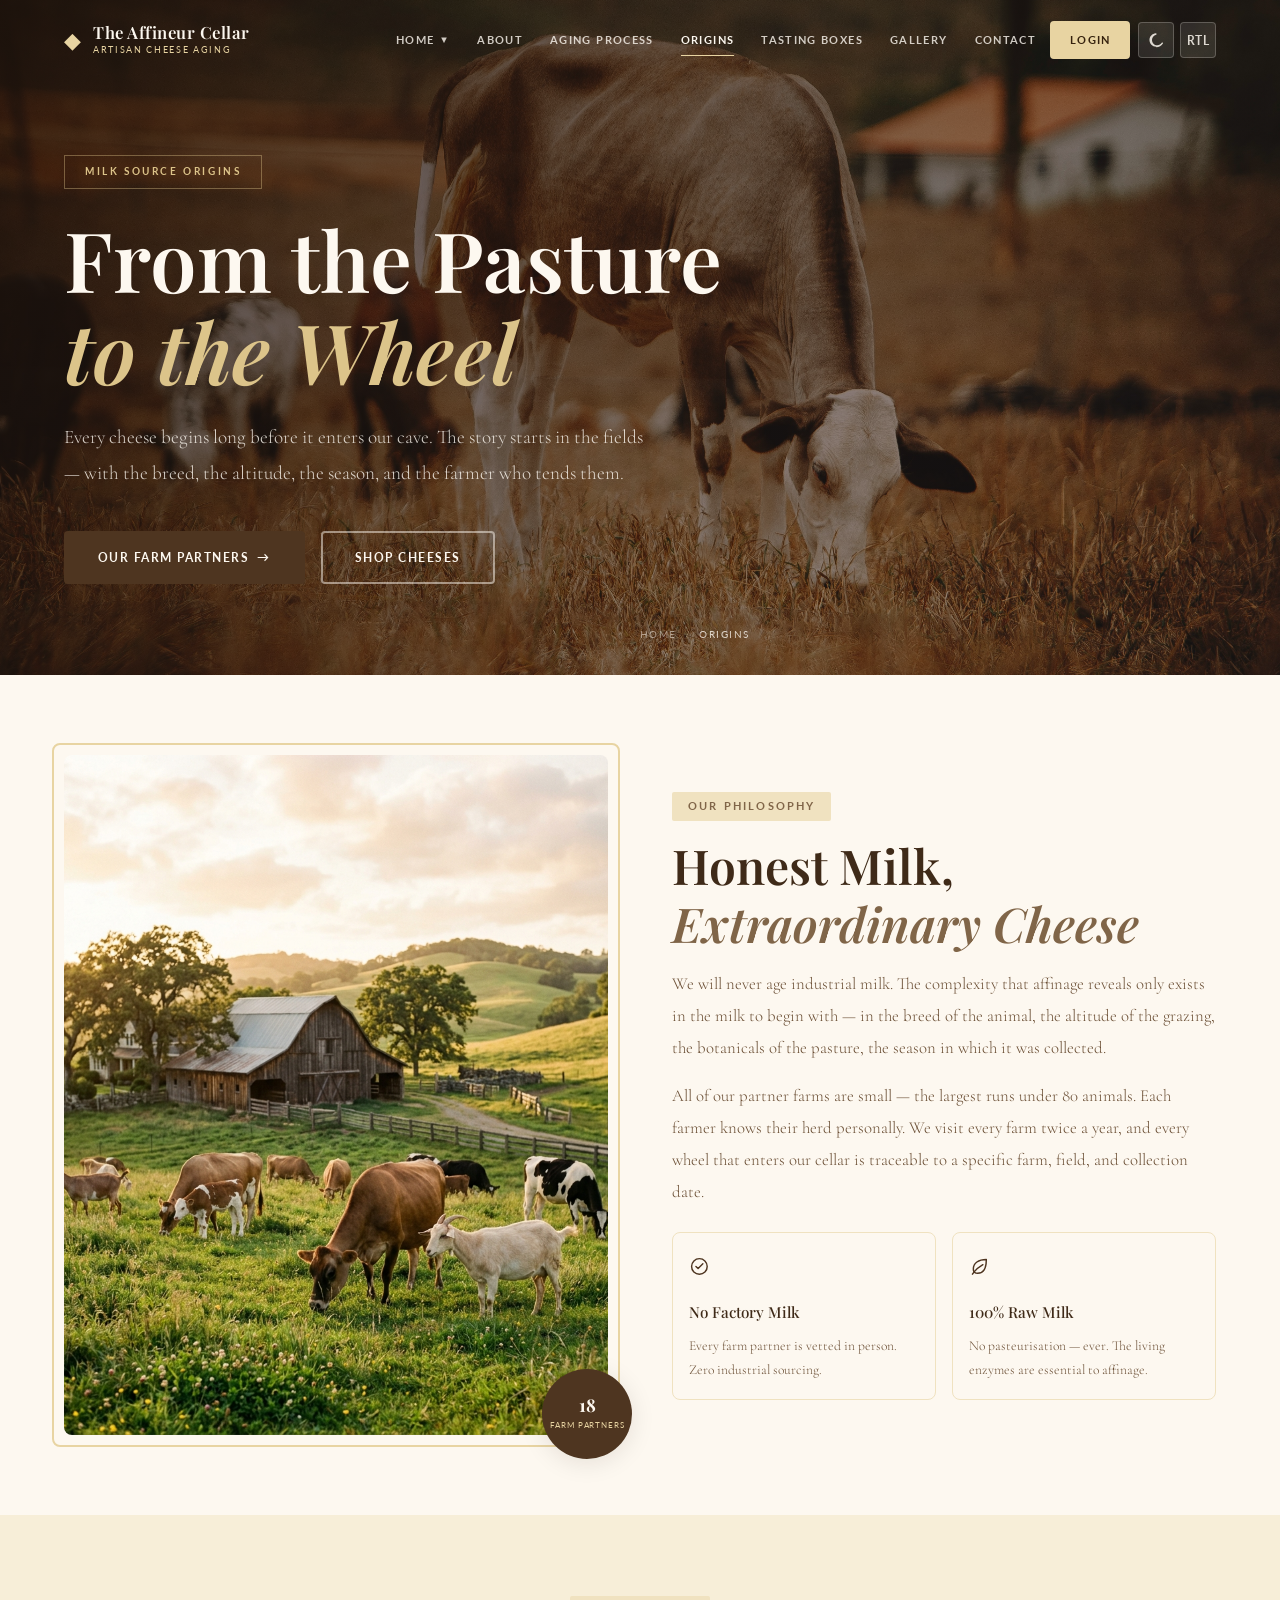
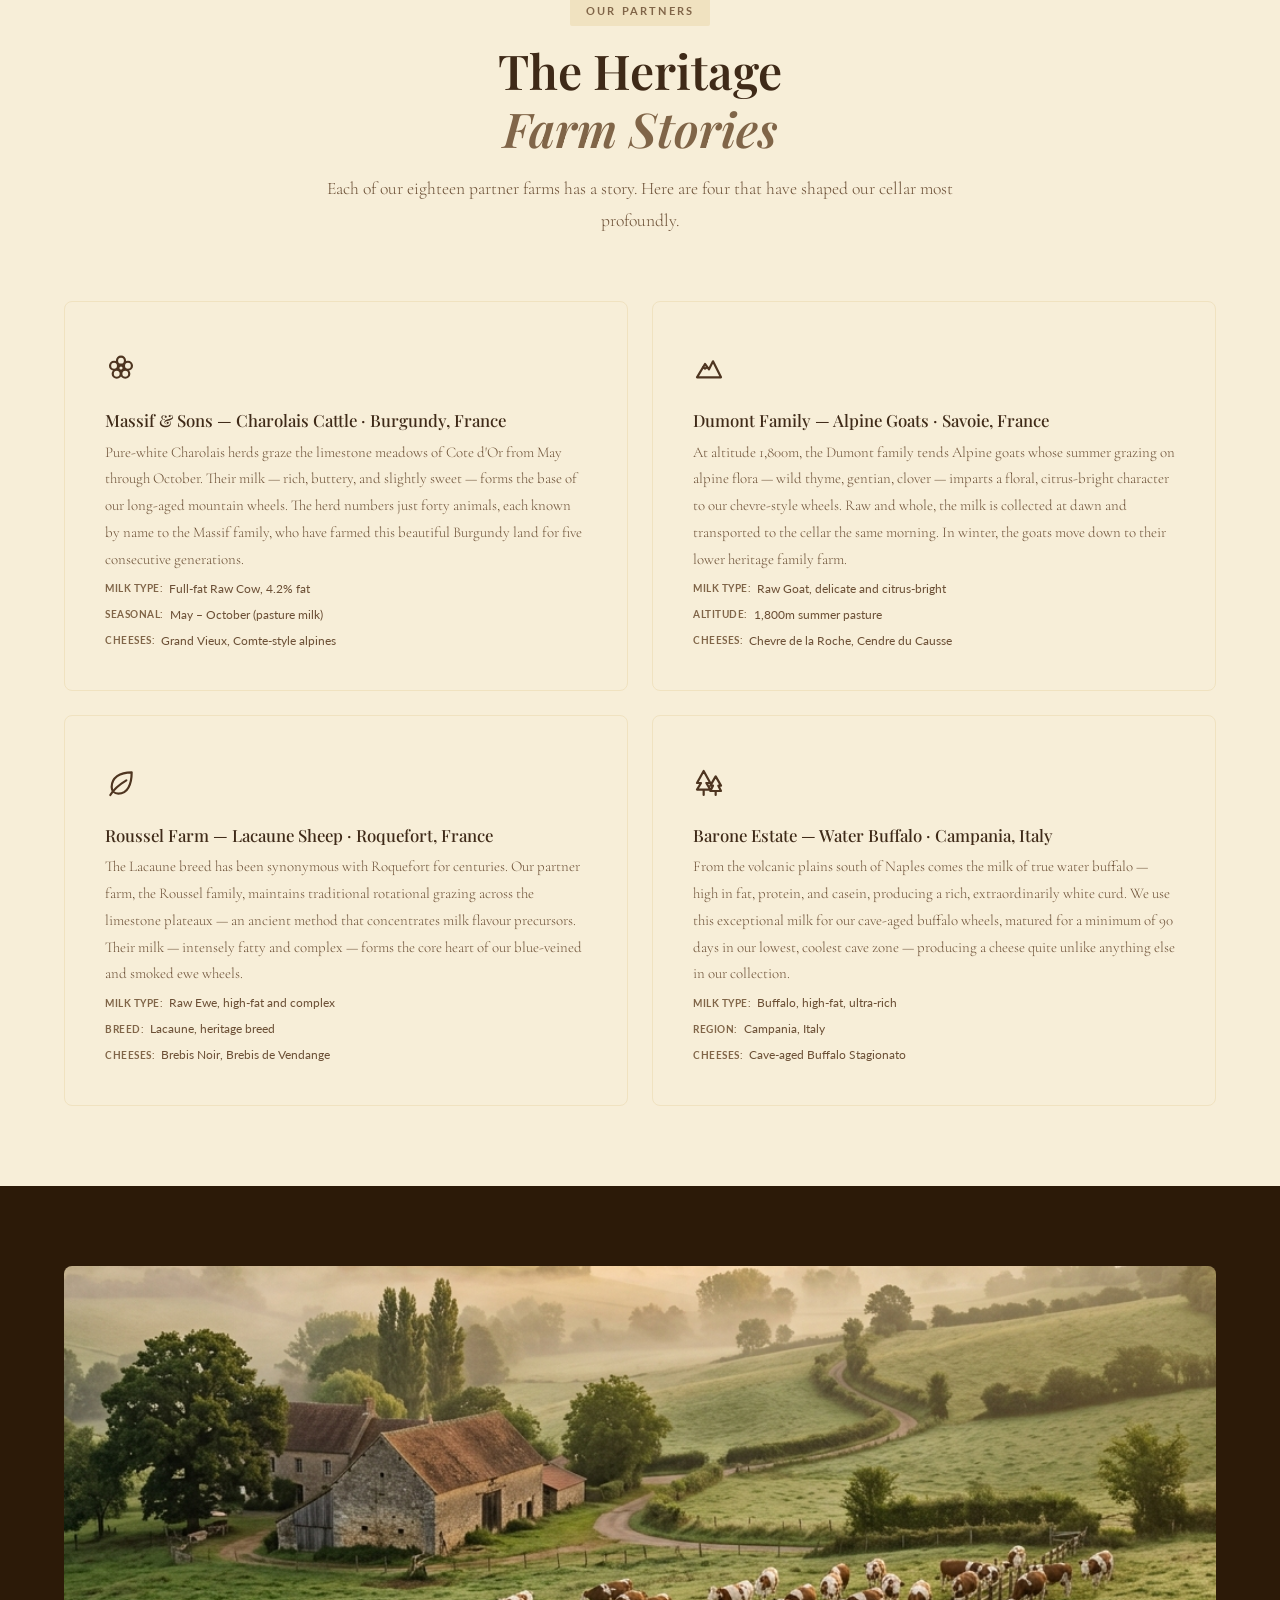
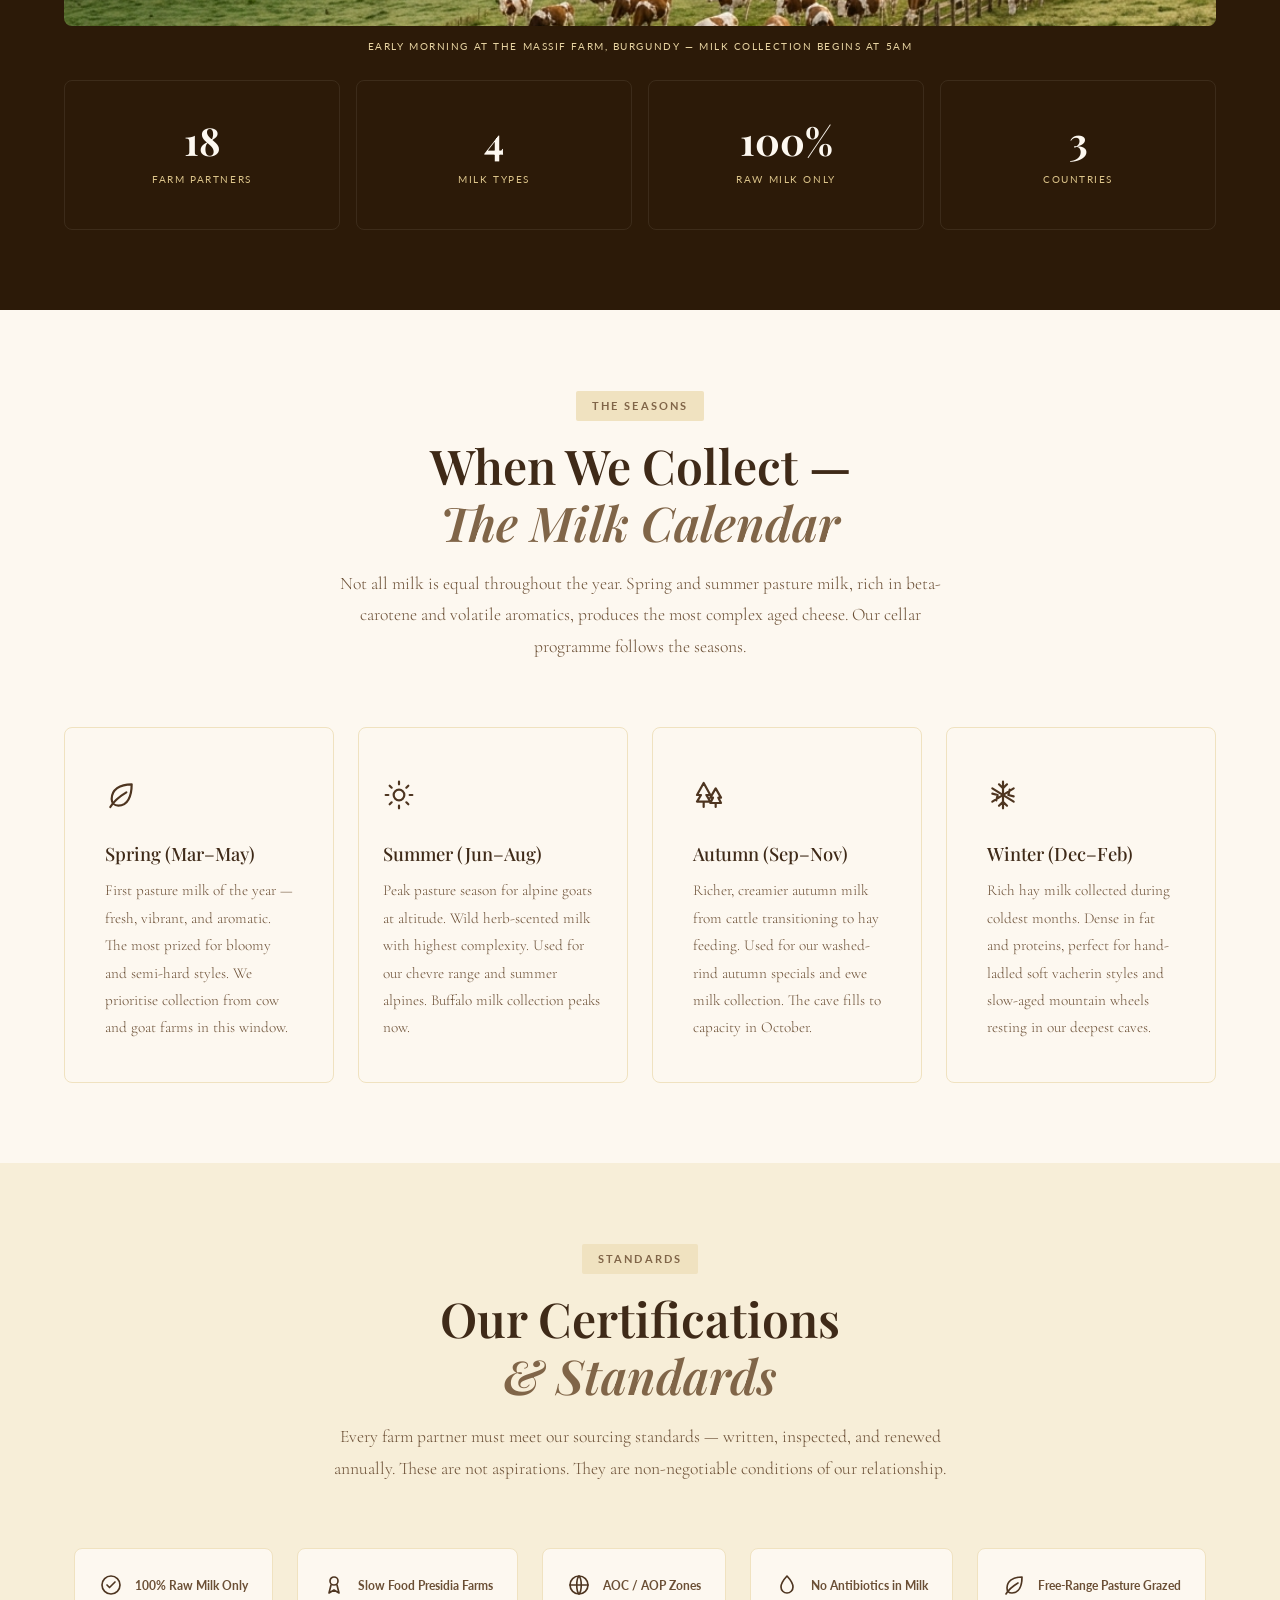
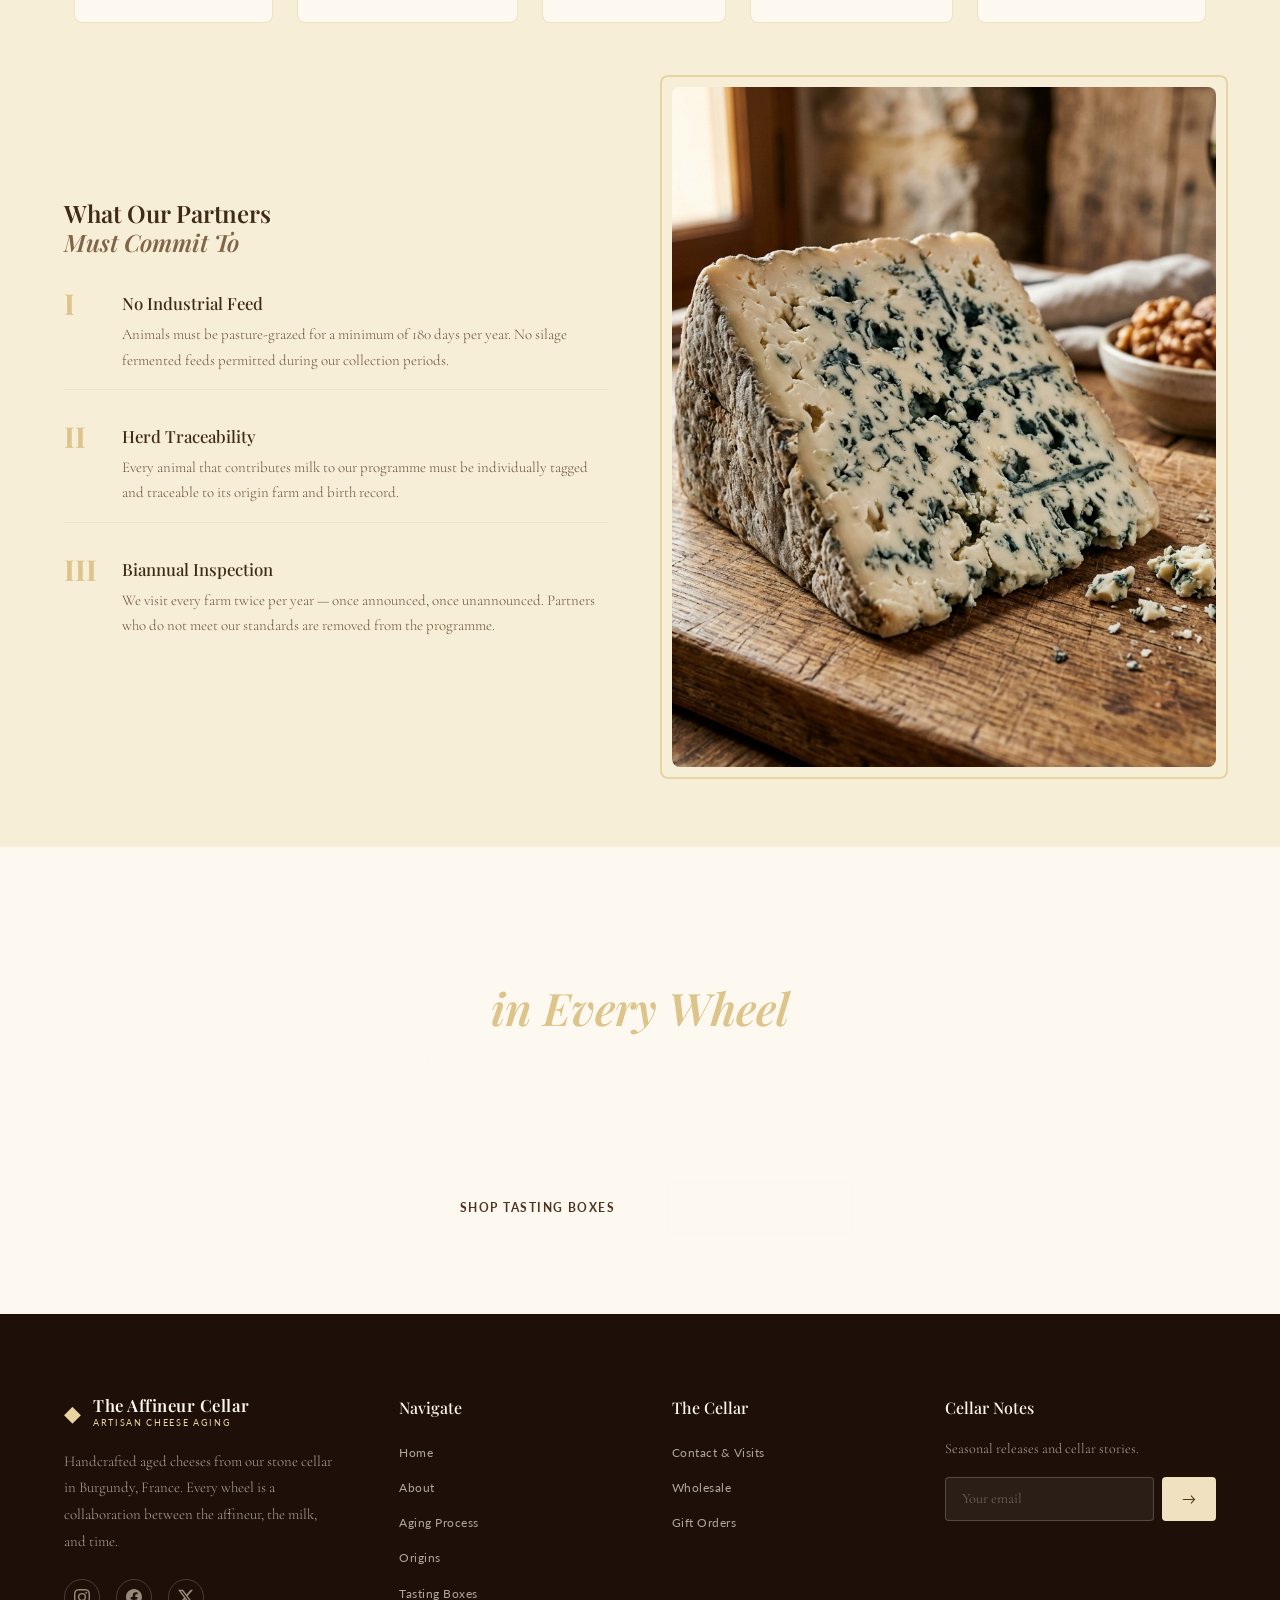
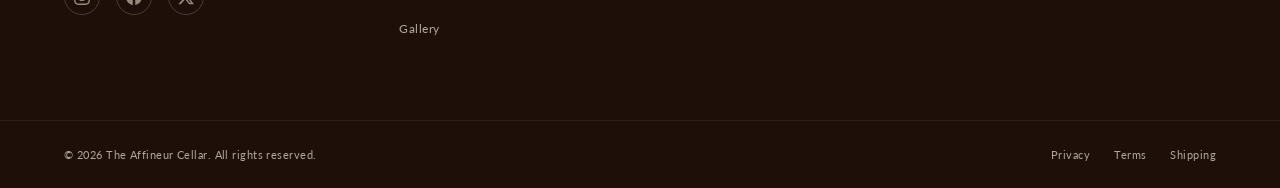
<file: origins.html>
<!DOCTYPE html>
<html lang="en" data-theme="light" dir="ltr">
<head>
  <meta charset="UTF-8"/>
  <meta name="viewport" content="width=device-width,initial-scale=1.0"/>
  <meta name="description" content="Milk Source Origins — The Affineur Cellar works exclusively with small heritage farms across France and Italy whose animals graze on natural pastures. Discover our farm partners."/>
  <title>Milk Origins — The Affineur Cellar</title>
  <link rel="preconnect" href="https://fonts.googleapis.com"/>
  <link rel="preconnect" href="https://fonts.gstatic.com" crossorigin/>
  <link href="https://fonts.googleapis.com/css2?family=Playfair+Display:ital,wght@0,400;0,500;0,600;0,700;1,400;1,500&family=Cormorant+Garamond:ital,wght@0,300;0,400;0,500;0,600;1,300;1,400&family=Lato:wght@300;400;700&display=swap" rel="stylesheet"/>
  <link rel="stylesheet" href="style.css"/>
  <link rel="icon" type="image/svg+xml" href="favicon.svg"/>
  <script>!function(){var t=localStorage.getItem('acTheme')||'light',d=localStorage.getItem('acDir')||'ltr';document.documentElement.setAttribute('data-theme',t);document.documentElement.setAttribute('dir',d)}()</script>
</head>
<body>

<header class="site-header" id="site-header">
  <div class="header-inner container">
    <a href="index.html" class="logo" id="logo"><span class="logo-icon">&#9670;</span><div class="logo-text"><span class="logo-main">The Affineur Cellar</span><span class="logo-sub">Artisan Cheese Aging</span></div></a>
    <nav class="main-nav" id="main-nav" aria-label="Main navigation">
      <ul class="nav-list">
        <li class="nav-item" data-has-dropdown><a href="index.html" class="nav-link" data-dropdown aria-haspopup="true" aria-expanded="false">Home <span class="nav-caret">&#9660;</span></a><div class="dropdown-menu"><a href="index.html" class="dropdown-link">Home 1</a><a href="home2.html" class="dropdown-link">Home 2</a></div></li>
        <li class="nav-item"><a href="about.html" class="nav-link">About</a></li>
        <li class="nav-item"><a href="aging-process.html" class="nav-link">Aging Process</a></li>
        <li class="nav-item"><a href="origins.html" class="nav-link active">Origins</a></li>
        <li class="nav-item"><a href="tasting-boxes.html" class="nav-link">Tasting Boxes</a></li>
        <li class="nav-item"><a href="gallery.html" class="nav-link">Gallery</a></li>
        <li class="nav-item"><a href="contact.html" class="nav-link">Contact</a></li>
        <li class="nav-item"><a href="login.html" class="nav-link nav-login-btn">Login</a></li>
      </ul>
      <div class="theme-dir-toggles" id="theme-dir-toggles">
        <button class="toggle-btn" data-theme-toggle aria-label="Switch theme" title="Dark Mode"></button>
        <button class="toggle-btn" data-dir-toggle aria-label="Switch direction" title="Switch to RTL"></button>
      </div>
    </nav>
    <button class="hamburger" id="hamburger" aria-label="Toggle menu" aria-expanded="false"><span class="bar"></span><span class="bar"></span><span class="bar"></span></button>
  </div>
</header>
<div class="mobile-overlay" id="mobile-overlay" aria-hidden="true"></div>

<main>

<!-- SECTION 1 — BANNER -->
<section class="page-banner banner-medium" id="origins-banner">
  <div class="banner-bg" style="background-image:url('images/origin_banner.png')"></div>
  <div class="banner-overlay"></div>
  <div class="banner-content container">
    <div class="banner-badge">Milk Source Origins</div>
    <h1 class="banner-title">From the Pasture<br/><em>to the Wheel</em></h1>
    <p class="banner-subtitle">Every cheese begins long before it enters our cave. The story starts in the fields — with the breed, the altitude, the season, and the farmer who tends them.</p>
    <div class="banner-actions">
      <a href="#farm-partners" class="btn btn-primary">Our Farm Partners <span class="btn-arrow">&#8594;</span></a>
      <a href="tasting-boxes.html" class="btn btn-ghost">Shop Cheeses</a>
    </div>
  </div>
  <div class="breadcrumb"><a href="index.html">Home</a><span class="sep">/</span><span class="current">Origins</span></div>
</section>

<!-- SECTION 2 — SOURCING PHILOSOPHY -->
<section class="section" id="philosophy-origins">
  <div class="container">
    <div class="two-col-grid">
      <div class="img-frame aspect-4-5" data-animate="fade-right">
        <img src="images/milk_origins.png" alt="Heritage cattle farm with golden hour meadow light" loading="lazy"/>
        <div class="float-badge"><span class="badge-num">18</span><span class="badge-lbl">Farm Partners</span></div>
      </div>
      <div class="content-block" data-animate="fade-left">
        <span class="section-tag">Our Philosophy</span>
        <h2 class="section-title">Honest Milk,<br/><em>Extraordinary Cheese</em></h2>
        <p class="body-text">We will never age industrial milk. The complexity that affinage reveals only exists in the milk to begin with — in the breed of the animal, the altitude of the grazing, the botanicals of the pasture, the season in which it was collected.</p>
        <p class="body-text">All of our partner farms are small — the largest runs under 80 animals. Each farmer knows their herd personally. We visit every farm twice a year, and every wheel that enters our cellar is traceable to a specific farm, field, and collection date.</p>
        <div class="cards-2" style="gap:var(--space-sm);margin-top:var(--space-md)">
          <div class="feat-card" style="padding:var(--space-sm)"><div class="feat-icon" style="font-size:1.3rem"><svg class="site-icon" aria-hidden="true"><use href="images/icons.svg#icon-check"/></svg></div><h3 class="feat-title" style="font-size:.95rem">No Factory Milk</h3><p class="feat-body" style="font-size:.85rem">Every farm partner is vetted in person. Zero industrial sourcing.</p></div>
          <div class="feat-card" style="padding:var(--space-sm)"><div class="feat-icon" style="font-size:1.3rem"><svg class="site-icon" aria-hidden="true"><use href="images/icons.svg#icon-leaf"/></svg></div><h3 class="feat-title" style="font-size:.95rem">100% Raw Milk</h3><p class="feat-body" style="font-size:.85rem">No pasteurisation — ever. The living enzymes are essential to affinage.</p></div>
        </div>
      </div>
    </div>
  </div>
</section>

<!-- SECTION 3 — FARM PARTNERS -->
<section class="section section-cream" id="farm-partners">
  <div class="container">
    <div class="section-header center" data-animate="fade-up">
      <span class="section-tag">Our Partners</span>
      <h2 class="section-title">The Heritage<br/><em>Farm Stories</em></h2>
      <p class="section-intro">Each of our eighteen partner farms has a story. Here are four that have shaped our cellar most profoundly.</p>
    </div>
    <div class="origin-grid">
      <div class="origin-card" data-animate="fade-up" data-delay="100">
        <div class="origin-icon"><svg class="site-icon" aria-hidden="true"><use href="images/icons.svg#icon-flower"/></svg></div>
        <h3 class="origin-name">Massif &amp; Sons — Charolais Cattle · Burgundy, France</h3>
        <p class="origin-desc">Pure-white Charolais herds graze the limestone meadows of Cote d'Or from May through October. Their milk — rich, buttery, and slightly sweet — forms the base of our long-aged mountain wheels. The herd numbers just forty animals, each known by name to the Massif family, who have farmed this beautiful Burgundy land for five consecutive generations.</p>
        <div class="origin-detail"><span class="origin-label">Milk Type:</span><span>Full-fat Raw Cow, 4.2% fat</span></div>
        <div class="origin-detail"><span class="origin-label">Seasonal:</span><span>May – October (pasture milk)</span></div>
        <div class="origin-detail"><span class="origin-label">Cheeses:</span><span>Grand Vieux, Comte-style alpines</span></div>
      </div>
      <div class="origin-card" data-animate="fade-up" data-delay="200">
        <div class="origin-icon"><svg class="site-icon" aria-hidden="true"><use href="images/icons.svg#icon-mountain"/></svg></div>
        <h3 class="origin-name">Dumont Family — Alpine Goats · Savoie, France</h3>
        <p class="origin-desc">At altitude 1,800m, the Dumont family tends Alpine goats whose summer grazing on alpine flora — wild thyme, gentian, clover — imparts a floral, citrus-bright character to our chevre-style wheels. Raw and whole, the milk is collected at dawn and transported to the cellar the same morning. In winter, the goats move down to their lower heritage family farm.</p>
        <div class="origin-detail"><span class="origin-label">Milk Type:</span><span>Raw Goat, delicate and citrus-bright</span></div>
        <div class="origin-detail"><span class="origin-label">Altitude:</span><span>1,800m summer pasture</span></div>
        <div class="origin-detail"><span class="origin-label">Cheeses:</span><span>Chevre de la Roche, Cendre du Causse</span></div>
      </div>
      <div class="origin-card" data-animate="fade-up" data-delay="300">
        <div class="origin-icon"><svg class="site-icon" aria-hidden="true"><use href="images/icons.svg#icon-leaf"/></svg></div>
        <h3 class="origin-name">Roussel Farm — Lacaune Sheep · Roquefort, France</h3>
        <p class="origin-desc">The Lacaune breed has been synonymous with Roquefort for centuries. Our partner farm, the Roussel family, maintains traditional rotational grazing across the limestone plateaux — an ancient method that concentrates milk flavour precursors. Their milk — intensely fatty and complex — forms the core heart of our blue-veined and smoked ewe wheels.</p>
        <div class="origin-detail"><span class="origin-label">Milk Type:</span><span>Raw Ewe, high-fat and complex</span></div>
        <div class="origin-detail"><span class="origin-label">Breed:</span><span>Lacaune, heritage breed</span></div>
        <div class="origin-detail"><span class="origin-label">Cheeses:</span><span>Brebis Noir, Brebis de Vendange</span></div>
      </div>
      <div class="origin-card" data-animate="fade-up" data-delay="400">
        <div class="origin-icon"><svg class="site-icon" aria-hidden="true"><use href="images/icons.svg#icon-trees"/></svg></div>
        <h3 class="origin-name">Barone Estate — Water Buffalo · Campania, Italy</h3>
        <p class="origin-desc">From the volcanic plains south of Naples comes the milk of true water buffalo — high in fat, protein, and casein, producing a rich, extraordinarily white curd. We use this exceptional milk for our cave-aged buffalo wheels, matured for a minimum of 90 days in our lowest, coolest cave zone — producing a cheese quite unlike anything else in our collection.</p>
        <div class="origin-detail"><span class="origin-label">Milk Type:</span><span>Buffalo, high-fat, ultra-rich</span></div>
        <div class="origin-detail"><span class="origin-label">Region:</span><span>Campania, Italy</span></div>
        <div class="origin-detail"><span class="origin-label">Cheeses:</span><span>Cave-aged Buffalo Stagionato</span></div>
      </div>
    </div>
  </div>
</section>

<!-- SECTION 4 — FARM WIDE IMAGE + STATS -->
<section class="section section-dark" id="farm-panoramic">
  <div class="container">
    <div class="img-wide aspect-16-5" data-animate="zoom-in">
      <img src="images/pastoral_farm.png" alt="Misty morning pastoral farm scene at golden hour" loading="lazy"/>
      <p class="img-caption" style="color:var(--cream-400)">Early morning at the Massif farm, Burgundy — milk collection begins at 5am</p>
    </div>
    <div class="stats-strip" data-animate="fade-up">
      <div class="stat-box"><span class="stat-num">18</span><span class="stat-label">Farm Partners</span></div>
      <div class="stat-box"><span class="stat-num">4</span><span class="stat-label">Milk Types</span></div>
      <div class="stat-box"><span class="stat-num">100%</span><span class="stat-label">Raw Milk Only</span></div>
      <div class="stat-box"><span class="stat-num">3</span><span class="stat-label">Countries</span></div>
    </div>
  </div>
</section>

<!-- SECTION 5 — SEASONAL MILK CALENDAR -->
<section class="section" id="milk-calendar">
  <div class="container">
    <div class="section-header center" data-animate="fade-up">
      <span class="section-tag">The Seasons</span>
      <h2 class="section-title">When We Collect —<br/><em>The Milk Calendar</em></h2>
      <p class="section-intro">Not all milk is equal throughout the year. Spring and summer pasture milk, rich in beta-carotene and volatile aromatics, produces the most complex aged cheese. Our cellar programme follows the seasons.</p>
    </div>
    <div class="cards-4">
      <div class="feat-card" data-animate="fade-up" data-delay="100">
        <div class="feat-icon"><svg class="site-icon" aria-hidden="true"><use href="images/icons.svg#icon-leaf"/></svg></div>
        <h3 class="feat-title">Spring (Mar–May)</h3>
        <p class="feat-body">First pasture milk of the year — fresh, vibrant, and aromatic. The most prized for bloomy and semi-hard styles. We prioritise collection from cow and goat farms in this window.</p>
      </div>
      <div class="feat-card season-card-summer" data-animate="fade-up" data-delay="250">
        <div class="feat-icon"><svg class="site-icon" aria-hidden="true"><use href="images/icons.svg#icon-sun"/></svg></div>
        <h3 class="feat-title">Summer (Jun–Aug)</h3>
        <p class="feat-body">Peak pasture season for alpine goats at altitude. Wild herb-scented milk with highest complexity. Used for our chevre range and summer alpines. Buffalo milk collection peaks now.</p>
      </div>
      <div class="feat-card" data-animate="fade-up" data-delay="400">
        <div class="feat-icon"><svg class="site-icon" aria-hidden="true"><use href="images/icons.svg#icon-trees"/></svg></div>
        <h3 class="feat-title">Autumn (Sep–Nov)</h3>
        <p class="feat-body">Richer, creamier autumn milk from cattle transitioning to hay feeding. Used for our washed-rind autumn specials and ewe milk collection. The cave fills to capacity in October.</p>
      </div>
      <div class="feat-card" data-animate="fade-up" data-delay="550">
        <div class="feat-icon"><svg class="site-icon" aria-hidden="true"><use href="images/icons.svg#icon-snowflake"/></svg></div>
        <h3 class="feat-title">Winter (Dec–Feb)</h3>
        <p class="feat-body">Rich hay milk collected during coldest months. Dense in fat and proteins, perfect for hand-ladled soft vacherin styles and slow-aged mountain wheels resting in our deepest caves.</p>
      </div>
    </div>
  </div>
</section>

<!-- SECTION 6 — CERTIFICATIONS -->
<section class="section section-cream" id="certifications">
  <div class="container">
    <div class="section-header center" data-animate="fade-up">
      <span class="section-tag">Standards</span>
      <h2 class="section-title">Our Certifications<br/><em>&amp; Standards</em></h2>
      <p class="section-intro">Every farm partner must meet our sourcing standards — written, inspected, and renewed annually. These are not aspirations. They are non-negotiable conditions of our relationship.</p>
    </div>
    <div class="cert-row" data-animate="zoom-in">
      <div class="cert-badge"><span class="cert-icon"><svg class="site-icon" aria-hidden="true"><use href="images/icons.svg#icon-check"/></svg></span><span class="cert-text">100% Raw Milk Only</span></div>
      <div class="cert-badge"><span class="cert-icon"><svg class="site-icon" aria-hidden="true"><use href="images/icons.svg#icon-award"/></svg></span><span class="cert-text">Slow Food Presidia Farms</span></div>
      <div class="cert-badge"><span class="cert-icon"><svg class="site-icon" aria-hidden="true"><use href="images/icons.svg#icon-globe"/></svg></span><span class="cert-text">AOC / AOP Zones</span></div>
      <div class="cert-badge"><span class="cert-icon"><svg class="site-icon" aria-hidden="true"><use href="images/icons.svg#icon-droplet"/></svg></span><span class="cert-text">No Antibiotics in Milk</span></div>
      <div class="cert-badge"><span class="cert-icon"><svg class="site-icon" aria-hidden="true"><use href="images/icons.svg#icon-leaf"/></svg></span><span class="cert-text">Free-Range Pasture Grazed</span></div>
    </div>
    <div class="two-col-grid" style="margin-top:var(--space-xl)">
      <div data-animate="fade-right">
        <h3 class="section-title" style="font-size:1.5rem">What Our Partners<br/><em>Must Commit To</em></h3>
        <div class="numbered-list">
          <div class="numbered-item"><span class="n-num" style="color:var(--cream-500)">I</span><div><h4 class="n-title">No Industrial Feed</h4><p class="n-body">Animals must be pasture-grazed for a minimum of 180 days per year. No silage fermented feeds permitted during our collection periods.</p></div></div>
          <div class="numbered-item"><span class="n-num" style="color:var(--cream-500)">II</span><div><h4 class="n-title">Herd Traceability</h4><p class="n-body">Every animal that contributes milk to our programme must be individually tagged and traceable to its origin farm and birth record.</p></div></div>
          <div class="numbered-item"><span class="n-num" style="color:var(--cream-500)">III</span><div><h4 class="n-title">Biannual Inspection</h4><p class="n-body">We visit every farm twice per year — once announced, once unannounced. Partners who do not meet our standards are removed from the programme.</p></div></div>
        </div>
      </div>
      <div class="img-frame aspect-4-5" data-animate="fade-left">
        <img src="images/blue_cheese.png" alt="Multiple artisan cheese varieties on rustic wooden board" loading="lazy"/>
      </div>
    </div>
  </div>
</section>

<!-- SECTION 7 — CTA -->
<section class="cta-section" id="origins-cta">
  <div class="container">
    <h2 class="cta-title" data-animate="fade-up">Taste the Terroir<br/><em>in Every Wheel</em></h2>
    <p class="cta-sub" data-animate="fade-up" data-delay="100">Each tasting box carries full provenance documentation — the farm, the animal, the season, and the affineur's notes on what that specific milk produced.</p>
    <div class="cta-actions" data-animate="fade-up" data-delay="250">
      <a href="tasting-boxes.html" class="btn btn-cream">Shop Tasting Boxes</a>
      <a href="contact.html" class="btn btn-ghost">Ask a Question</a>
    </div>
  </div>
</section>

</main>

<footer class="site-footer" id="site-footer">
  <div class="footer-main container">
    <div class="footer-brand"><a href="index.html" class="logo"><span class="logo-icon">&#9670;</span><div class="logo-text"><span class="logo-main">The Affineur Cellar</span><span class="logo-sub">Artisan Cheese Aging</span></div></a><p class="footer-desc">Handcrafted aged cheeses from our stone cellar in Burgundy, France. Every wheel is a collaboration between the affineur, the milk, and time.</p>      <div class="footer-social">
        <a href="#" class="social-link" aria-label="Instagram"><svg xmlns="http://www.w3.org/2000/svg" width="16" height="16" fill="currentColor" viewBox="0 0 16 16"><path d="M8 0C5.829 0 5.556.01 4.703.048 3.85.088 3.269.222 2.76.42a3.917 3.917 0 0 0-1.417.923A3.917 3.917 0 0 0 .42 2.76C.222 3.268.087 3.85.048 4.7.01 5.555 0 5.827 0 8.001c0 2.172.01 2.444.048 3.297.04.852.174 1.433.372 1.942.205.526.478.972.923 1.417.444.445.89.719 1.416.923.51.198 1.09.333 1.942.372C5.555 15.99 5.827 16 8 16s2.444-.01 3.298-.048c.851-.04 1.434-.174 1.943-.372a3.916 3.916 0 0 0 1.416-.923c.445-.445.718-.891.923-1.417.197-.509.332-1.09.372-1.942C15.99 10.445 16 10.173 16 8s-.01-2.445-.048-3.299c-.04-.851-.175-1.433-.372-1.941a3.926 3.926 0 0 0-.923-1.417A3.911 3.911 0 0 0 13.24.42c-.51-.198-1.092-.333-1.943-.372C10.443.01 10.172 0 7.998 0h.003zm-.717 1.442h.718c2.136 0 2.389.007 3.232.046.78.035 1.204.166 1.486.275.373.145.64.319.92.599.28.28.453.546.598.92.11.281.24.705.275 1.485.039.843.047 1.096.047 3.231s-.008 2.389-.047 3.232c-.035.78-.166 1.203-.275 1.485a2.47 2.47 0 0 1-.599.919c-.28.28-.546.453-.92.598-.28.11-.704.24-1.485.276-.843.038-1.096.047-3.232.047s-2.39-.009-3.233-.047c-.78-.036-1.203-.166-1.485-.276a2.478 2.478 0 0 1-.92-.598 2.48 2.48 0 0 1-.6-.92c-.109-.281-.24-.705-.275-1.485-.038-.843-.046-1.096-.046-3.233 0-2.136.008-2.388.046-3.231.036-.78.166-1.204.276-1.486.145-.373.319-.64.599-.92.28-.28.546-.453.92-.598.282-.11.705-.24 1.485-.276.738-.034 1.024-.044 2.515-.045v.002zm4.988 1.328a.96.96 0 1 0 0 1.92.96.96 0 0 0 0-1.92zm-4.27 1.122a4.109 4.109 0 1 0 0 8.217 4.109 4.109 0 0 0 0-8.217zm0 1.441a2.667 2.667 0 1 1 0 5.334 2.667 2.667 0 0 1 0-5.334z"/></svg></a>
        <a href="#" class="social-link" aria-label="Facebook"><svg xmlns="http://www.w3.org/2000/svg" width="16" height="16" fill="currentColor" viewBox="0 0 16 16"><path d="M16 8.049c0-4.446-3.582-8.05-8-8.05C3.58 0-.002 3.603-.002 8.05c0 4.017 2.926 7.347 6.75 7.951v-5.625h-2.03V8.05H6.75V6.275c0-2.017 1.195-3.131 3.022-3.131.876 0 1.791.157 1.791.157v1.98h-1.009c-.993 0-1.303.621-1.303 1.258v1.51h2.218l-.354 2.326H9.25V16c3.824-.604 6.75-3.934 6.75-7.951z"/></svg></a>
                <a href="#" class="social-link" aria-label="Twitter/X"><svg xmlns="http://www.w3.org/2000/svg" width="16" height="16" fill="currentColor" viewBox="0 0 16 16"><path d="M12.6.75h2.454l-5.36 6.142L16 15.25h-4.937l-3.867-5.07-4.425 5.07H.316l5.733-6.57L0 .75h5.063l3.495 4.633L12.601.75Zm-.86 13.028h1.36L4.323 2.145H2.865z"/></svg></a>
      </div></div>
    <div><h3 class="footer-heading">Navigate</h3><ul class="footer-nav-list"><li><a href="index.html" class="footer-link">Home</a></li><li><a href="about.html" class="footer-link">About</a></li><li><a href="aging-process.html" class="footer-link">Aging Process</a></li><li><a href="origins.html" class="footer-link">Origins</a></li><li><a href="tasting-boxes.html" class="footer-link">Tasting Boxes</a></li><li><a href="gallery.html" class="footer-link">Gallery</a></li></ul></div>
    <div><h3 class="footer-heading">The Cellar</h3><ul class="footer-nav-list"><li><a href="contact.html" class="footer-link">Contact &amp; Visits</a></li><li><a href="contact.html" class="footer-link">Wholesale</a></li><li><a href="contact.html" class="footer-link">Gift Orders</a></li></ul></div>
    <div><h3 class="footer-heading">Cellar Notes</h3><p class="footer-nl-desc">Seasonal releases and cellar stories.</p><form class="nl-form" novalidate><div class="nl-form-row"><input type="email" class="nl-input" placeholder="Your email" aria-label="Newsletter" required/><button type="submit" class="nl-btn" aria-label="Subscribe">&#8594;</button></div><span class="nl-msg"></span></form></div>
  </div>
  <div class="footer-bottom"><div class="footer-bottom-inner container"><p class="footer-copy">&copy; <span id="footer-year"></span> The Affineur Cellar. All rights reserved.</p><nav class="footer-legal" aria-label="Legal"><a href="#" class="footer-legal-link">Privacy</a><a href="#" class="footer-legal-link">Terms</a><a href="#" class="footer-legal-link">Shipping</a></nav></div></div>
</footer>
<button class="back-to-top" id="back-to-top" aria-label="Back to top">&#8593;</button>
<script src="script.js"></script>
</body>
</html>
</file>
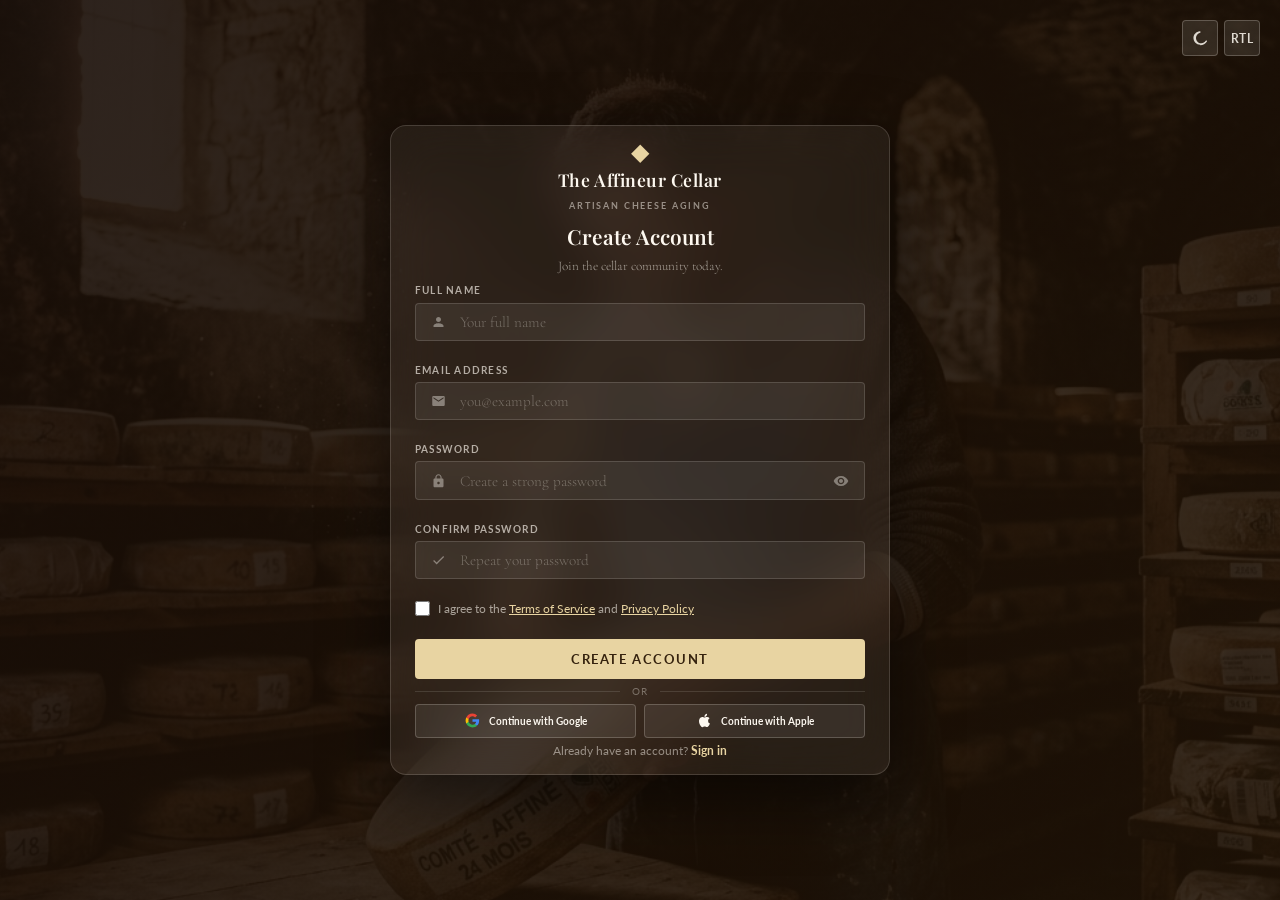
<file: register.html>
<!DOCTYPE html>
<html lang="en" data-theme="light" dir="ltr">
<head>
  <meta charset="UTF-8"/>
  <meta name="viewport" content="width=device-width,initial-scale=1.0"/>
  <meta name="description" content="Create an account at The Affineur Cellar — Join our community of cheese lovers and manage your orders."/>
  <title>Register — The Affineur Cellar</title>
  <link rel="preconnect" href="https://fonts.googleapis.com"/>
  <link rel="preconnect" href="https://fonts.gstatic.com" crossorigin/>
  <link href="https://fonts.googleapis.com/css2?family=Playfair+Display:ital,wght@0,400;0,500;0,600;0,700;1,400;1,500&family=Cormorant+Garamond:ital,wght@0,300;0,400;0,500;0,600;1,300;1,400&family=Lato:wght@300;400;700&display=swap" rel="stylesheet"/>
  <link rel="stylesheet" href="style.css"/>
  <link rel="icon" type="image/svg+xml" href="favicon.svg"/>
  <script>!function(){var t=localStorage.getItem('acTheme')||'light',d=localStorage.getItem('acDir')||'ltr';document.documentElement.setAttribute('data-theme',t);document.documentElement.setAttribute('dir',d)}()</script>
</head>
<body class="register-page">

<!-- ===== FLOATING TOGGLES ===== -->
<div class="auth-toggles" id="auth-toggles">
  <button class="toggle-btn" data-theme-toggle aria-label="Switch theme" title="Dark Mode"></button>
  <button class="toggle-btn" data-dir-toggle aria-label="Switch direction" title="Switch to RTL"></button>
</div>

<!-- ===== AUTH PAGE ===== -->
<div class="auth-page" id="auth-page">
  <div class="auth-bg" style="background-image:url('images/about_story.png')"></div>
  <div class="auth-overlay"></div>

  <div class="auth-card" role="main">
    <!-- Logo -->
    <a href="index.html" class="auth-logo" aria-label="The Affineur Cellar home">
      <span class="auth-logo-icon">&#9670;</span>
      <span class="auth-logo-title">The Affineur Cellar</span>
      <span class="auth-logo-sub">Artisan Cheese Aging</span>
    </a>

    <h1 class="auth-heading">Create Account</h1>
    <p class="auth-sub">Join the cellar community today.</p>

    <form class="auth-form" id="register-form" novalidate>
      <!-- Full Name -->
      <div class="auth-field">
        <label for="reg-name" class="auth-label">Full Name</label>
        <div class="auth-input-wrap">
          <span class="auth-input-icon" aria-hidden="true">
            <svg xmlns="http://www.w3.org/2000/svg" viewBox="0 0 24 24"><path d="M12 12c2.21 0 4-1.79 4-4s-1.79-4-4-4-4 1.79-4 4 1.79 4 4 4zm0 2c-2.67 0-8 1.34-8 4v2h16v-2c0-2.66-5.33-4-8-4z"/></svg>
          </span>
          <input type="text" id="reg-name" name="name" class="auth-input" placeholder="Your full name" required autocomplete="name"/>
        </div>
        <span class="auth-error" id="reg-name-err" role="alert"></span>
      </div>

      <!-- Email -->
      <div class="auth-field">
        <label for="reg-email" class="auth-label">Email Address</label>
        <div class="auth-input-wrap">
          <span class="auth-input-icon" aria-hidden="true">
            <svg xmlns="http://www.w3.org/2000/svg" viewBox="0 0 24 24"><path d="M20 4H4c-1.1 0-2 .9-2 2v12c0 1.1.9 2 2 2h16c1.1 0 2-.9 2-2V6c0-1.1-.9-2-2-2zm0 4l-8 5-8-5V6l8 5 8-5v2z"/></svg>
          </span>
          <input type="email" id="reg-email" name="email" class="auth-input" placeholder="you@example.com" required autocomplete="email"/>
        </div>
        <span class="auth-error" id="reg-email-err" role="alert"></span>
      </div>

      <!-- Password -->
      <div class="auth-field">
        <label for="reg-password" class="auth-label">Password</label>
        <div class="auth-input-wrap">
          <span class="auth-input-icon" aria-hidden="true">
            <svg xmlns="http://www.w3.org/2000/svg" viewBox="0 0 24 24"><path d="M18 8h-1V6c0-2.76-2.24-5-5-5S7 3.24 7 6v2H6c-1.1 0-2 .9-2 2v10c0 1.1.9 2 2 2h12c1.1 0 2-.9 2-2V10c0-1.1-.9-2-2-2zm-6 9c-1.1 0-2-.9-2-2s.9-2 2-2 2 .9 2 2-.9 2-2 2zm3.1-9H8.9V6c0-1.71 1.39-3.1 3.1-3.1 1.71 0 3.1 1.39 3.1 3.1v2z"/></svg>
          </span>
          <input type="password" id="reg-password" name="password" class="auth-input" placeholder="Create a strong password" required autocomplete="new-password"/>
          <button type="button" class="auth-eye" id="reg-eye" aria-label="Toggle password visibility">
            <svg xmlns="http://www.w3.org/2000/svg" viewBox="0 0 24 24"><path d="M12 4.5C7 4.5 2.73 7.61 1 12c1.73 4.39 6 7.5 11 7.5s9.27-3.11 11-7.5c-1.73-4.39-6-7.5-11-7.5zM12 17c-2.76 0-5-2.24-5-5s2.24-5 5-5 5 2.24 5 5-2.24 5-5 5zm0-8c-1.66 0-3 1.34-3 3s1.34 3 3 3 3-1.34 3-3-1.34-3-3-3z"/></svg>
          </button>
        </div>
        <span class="auth-error" id="reg-password-err" role="alert"></span>
      </div>

      <!-- Confirm Password -->
      <div class="auth-field">
        <label for="reg-confirm" class="auth-label">Confirm Password</label>
        <div class="auth-input-wrap">
          <span class="auth-input-icon" aria-hidden="true">
            <svg xmlns="http://www.w3.org/2000/svg" viewBox="0 0 24 24"><path d="M9 16.17L4.83 12l-1.42 1.41L9 19 21 7l-1.41-1.41L9 16.17z"/></svg>
          </span>
          <input type="password" id="reg-confirm" name="confirm" class="auth-input" placeholder="Repeat your password" required autocomplete="new-password"/>
        </div>
        <span class="auth-error" id="reg-confirm-err" role="alert"></span>
      </div>

      <!-- Terms -->
      <div class="auth-field">
        <label class="auth-check-label" for="reg-terms">
          <input type="checkbox" id="reg-terms" name="terms" class="auth-checkbox" required/>
          <span class="auth-terms">I agree to the <a href="#">Terms of Service</a> and <a href="#">Privacy Policy</a></span>
        </label>
        <span class="auth-error" id="reg-terms-err" role="alert"></span>
      </div>

      <button type="submit" class="auth-btn" id="register-submit">Create Account</button>
    </form>

    <div class="auth-divider"><span>or</span></div>

    <div class="auth-provider-list" aria-label="Continue with a social account">
      <button type="button" class="auth-provider-btn auth-provider-google">
        <svg class="auth-provider-icon" viewBox="0 0 24 24" aria-hidden="true">
          <path fill="#4285F4" d="M21.35 12.2c0-.64-.06-1.26-.16-1.86H12v3.52h5.25a4.5 4.5 0 0 1-1.95 2.95v2.28h3.16c1.85-1.7 2.89-4.21 2.89-6.89z"/>
          <path fill="#34A853" d="M12 21.75c2.64 0 4.86-.87 6.48-2.37l-3.16-2.45c-.88.59-2 .94-3.32.94-2.55 0-4.71-1.72-5.48-4.04H3.26v2.52A9.79 9.79 0 0 0 12 21.75z"/>
          <path fill="#FBBC05" d="M6.52 13.83A5.9 5.9 0 0 1 6.21 12c0-.64.11-1.26.31-1.83V7.65H3.26A9.75 9.75 0 0 0 2.25 12c0 1.57.38 3.06 1.01 4.35l3.26-2.52z"/>
          <path fill="#EA4335" d="M12 6.13c1.44 0 2.72.5 3.74 1.46l2.81-2.81A9.42 9.42 0 0 0 12 2.25a9.79 9.79 0 0 0-8.74 5.4l3.26 2.52C7.29 7.85 9.45 6.13 12 6.13z"/>
        </svg>
        <span>Continue with Google</span>
      </button>
      <button type="button" class="auth-provider-btn auth-provider-apple">
        <svg class="auth-provider-icon" viewBox="0 0 24 24" aria-hidden="true">
          <path d="M17.05 12.54c-.03-2.39 1.95-3.55 2.04-3.61a4.4 4.4 0 0 0-3.47-1.88c-1.46-.15-2.88.87-3.62.87-.76 0-1.9-.85-3.14-.82a4.59 4.59 0 0 0-3.86 2.35c-1.68 2.91-.43 7.19 1.18 9.54.81 1.15 1.75 2.44 2.99 2.39 1.21-.05 1.66-.77 3.12-.77 1.45 0 1.87.77 3.13.74 1.3-.02 2.12-1.15 2.9-2.31a9.46 9.46 0 0 0 1.33-2.7 4.15 4.15 0 0 1-2.6-3.8zM14.67 5.5a4.24 4.24 0 0 0 .97-3.05 4.33 4.33 0 0 0-2.8 1.45 4.05 4.05 0 0 0-1 2.94 3.58 3.58 0 0 0 2.83-1.34z"/>
        </svg>
        <span>Continue with Apple</span>
      </button>
    </div>

    <p class="auth-footer">Already have an account? <a href="login.html">Sign in</a></p>
  </div>
</div>

<script src="script.js"></script>
<script>
(function(){
  var eyeBtn = document.getElementById('reg-eye');
  var pwInput = document.getElementById('reg-password');
  var EYE_ON = '<svg xmlns="http://www.w3.org/2000/svg" viewBox="0 0 24 24"><path d="M12 4.5C7 4.5 2.73 7.61 1 12c1.73 4.39 6 7.5 11 7.5s9.27-3.11 11-7.5c-1.73-4.39-6-7.5-11-7.5zM12 17c-2.76 0-5-2.24-5-5s2.24-5 5-5 5 2.24 5 5-2.24 5-5 5zm0-8c-1.66 0-3 1.34-3 3s1.34 3 3 3 3-1.34 3-3-1.34-3-3-3z"/></svg>';
  var EYE_OFF = '<svg xmlns="http://www.w3.org/2000/svg" viewBox="0 0 24 24"><path d="M12 7c2.76 0 5 2.24 5 5 0 .65-.13 1.26-.36 1.83l2.92 2.92c1.51-1.26 2.7-2.89 3.43-4.75-1.73-4.39-6-7.5-11-7.5-1.4 0-2.74.25-3.98.7l2.16 2.16C10.74 7.13 11.35 7 12 7zM2 4.27l2.28 2.28.46.46C3.08 8.3 1.78 10.02 1 12c1.73 4.39 6 7.5 11 7.5 1.55 0 3.03-.3 4.38-.84l.42.42L19.73 22 21 20.73 3.27 3 2 4.27z"/></svg>';
  if(eyeBtn){eyeBtn.addEventListener('click',function(){var t=pwInput.type==='password'?'text':'password';pwInput.type=t;eyeBtn.innerHTML=t==='text'?EYE_OFF:EYE_ON;});}

  var form = document.getElementById('register-form');
  if(form){
    form.addEventListener('submit',function(e){
      e.preventDefault();
      var ok = true;
      var emailRe = /^[^\s@]+@[^\s@]+\.[^\s@]+$/;
      var nameV = document.getElementById('reg-name').value.trim();
      var emailV = document.getElementById('reg-email').value.trim();
      var pwV = document.getElementById('reg-password').value;
      var confV = document.getElementById('reg-confirm').value;
      var terms = document.getElementById('reg-terms').checked;
      var nameErr = document.getElementById('reg-name-err');
      var emailErr = document.getElementById('reg-email-err');
      var pwErr = document.getElementById('reg-password-err');
      var confErr = document.getElementById('reg-confirm-err');
      var termsErr = document.getElementById('reg-terms-err');

      nameErr.textContent = nameV.length < 2 ? 'Please enter your full name.' : ''; if(nameV.length<2) ok=false;
      emailErr.textContent = !emailRe.test(emailV) ? 'Please enter a valid email address.' : ''; if(!emailRe.test(emailV)) ok=false;
      pwErr.textContent = pwV.length < 8 ? 'Password must be at least 8 characters.' : ''; if(pwV.length<8) ok=false;
      confErr.textContent = confV !== pwV ? 'Passwords do not match.' : ''; if(confV!==pwV) ok=false;
      termsErr.textContent = !terms ? 'You must agree to the terms.' : ''; if(!terms) ok=false;

      if(ok){
        var btn = document.getElementById('register-submit');
        btn.textContent = 'Creating Account…'; btn.disabled = true;
        setTimeout(function(){ window.location.href='login.html'; }, 1400);
      }
    });
  }
})();
</script>
</body>
</html>
</file>
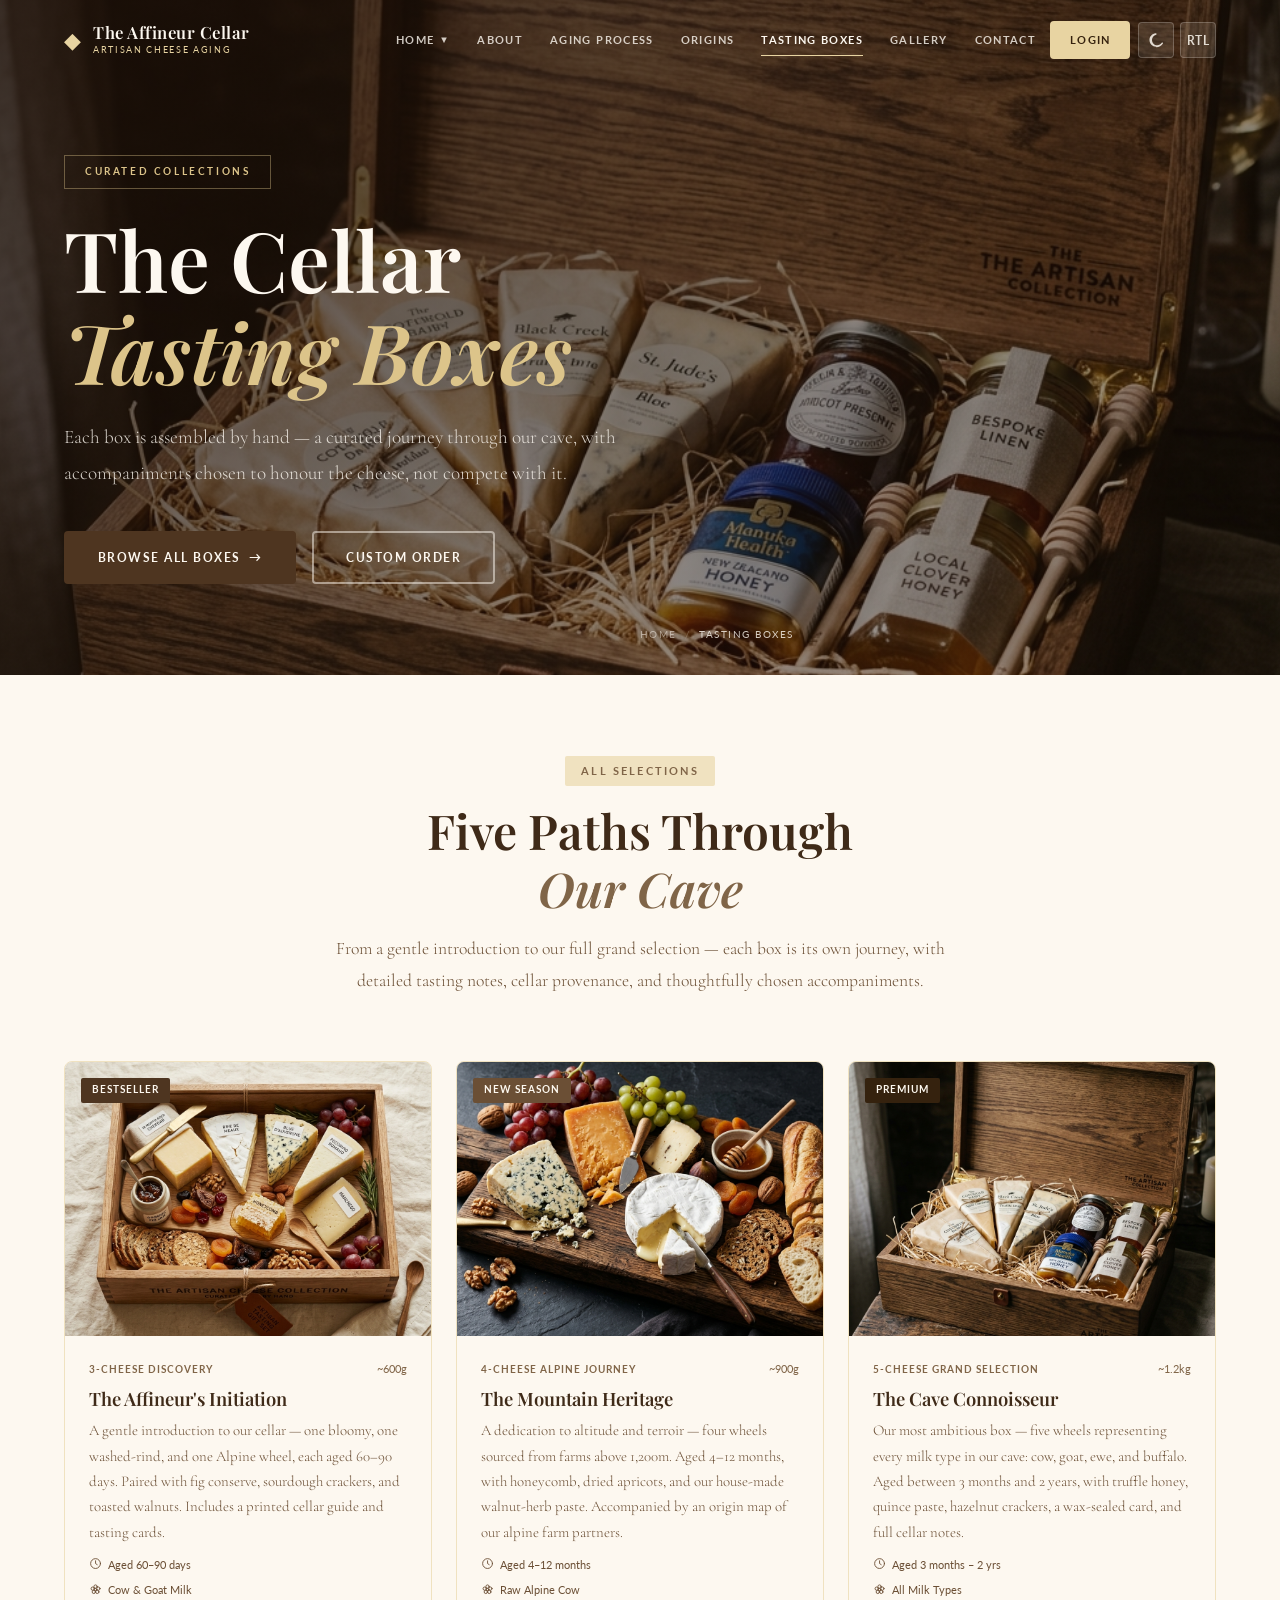
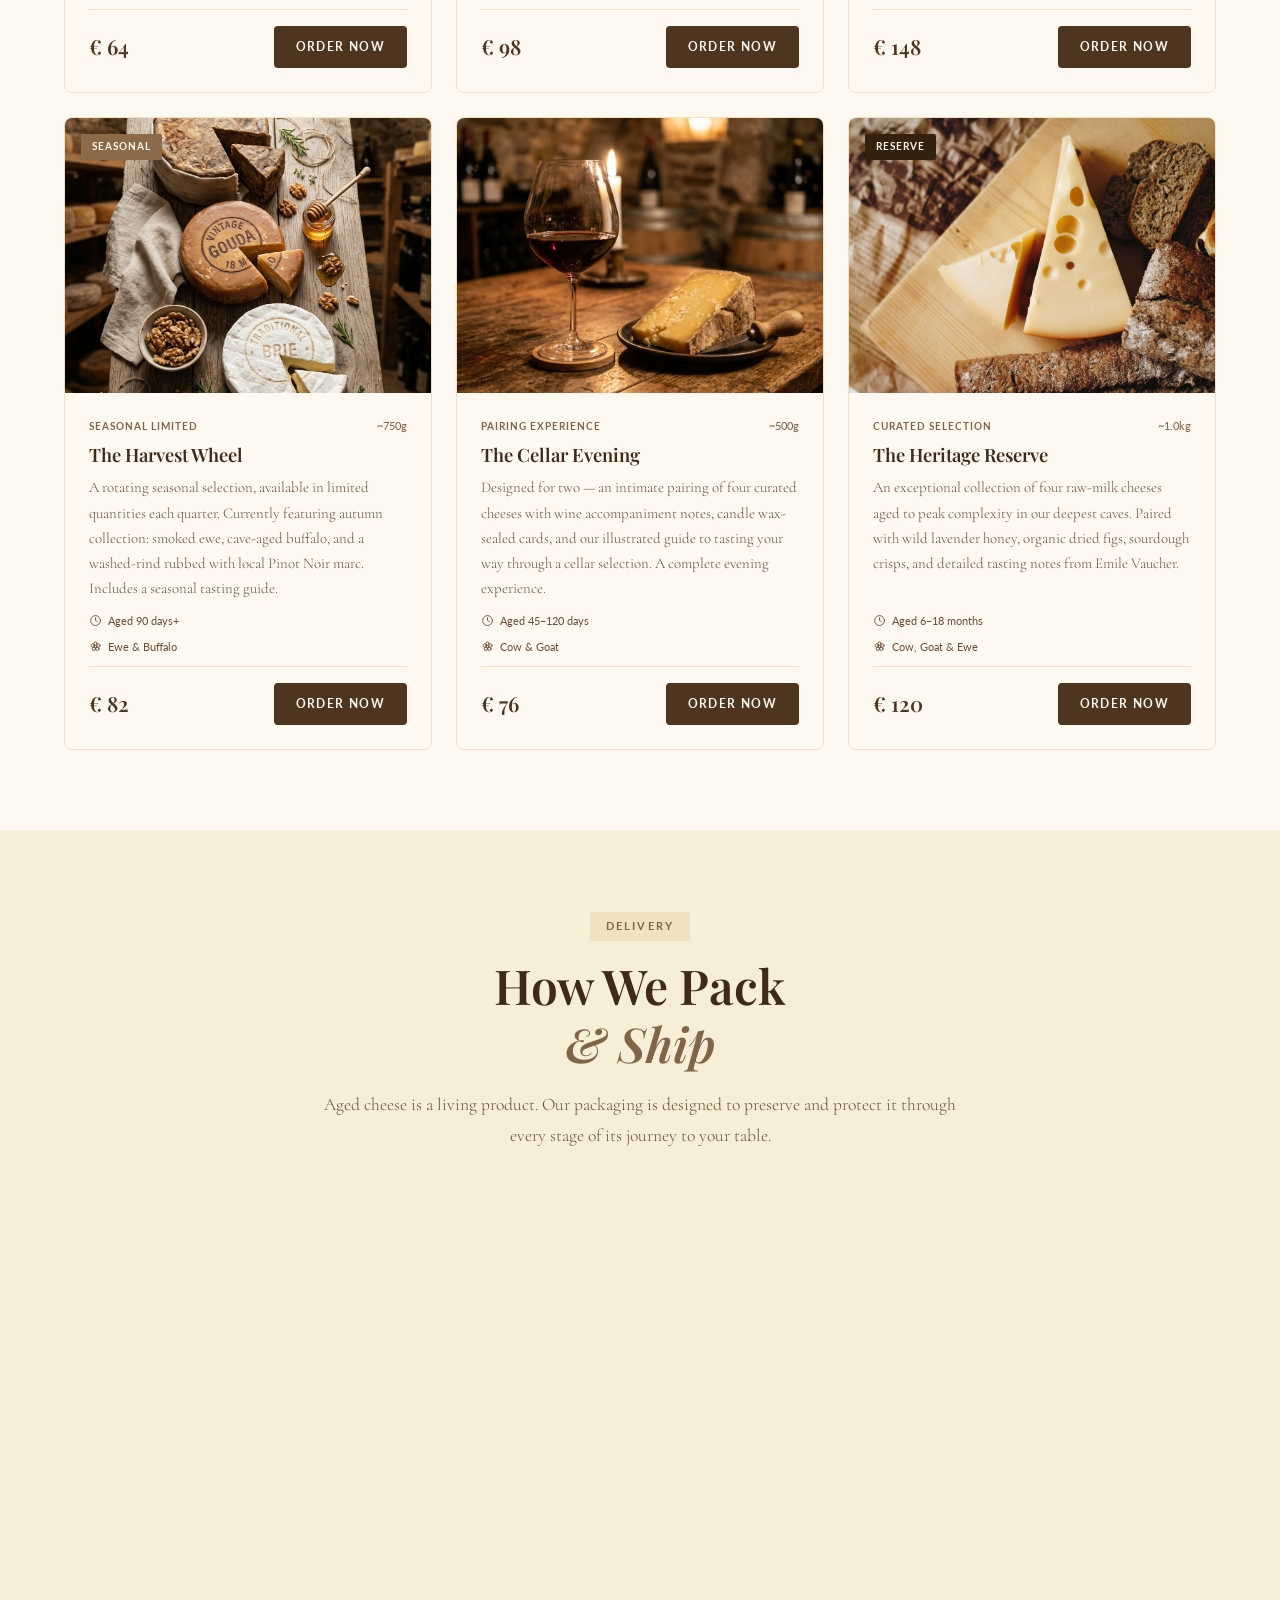
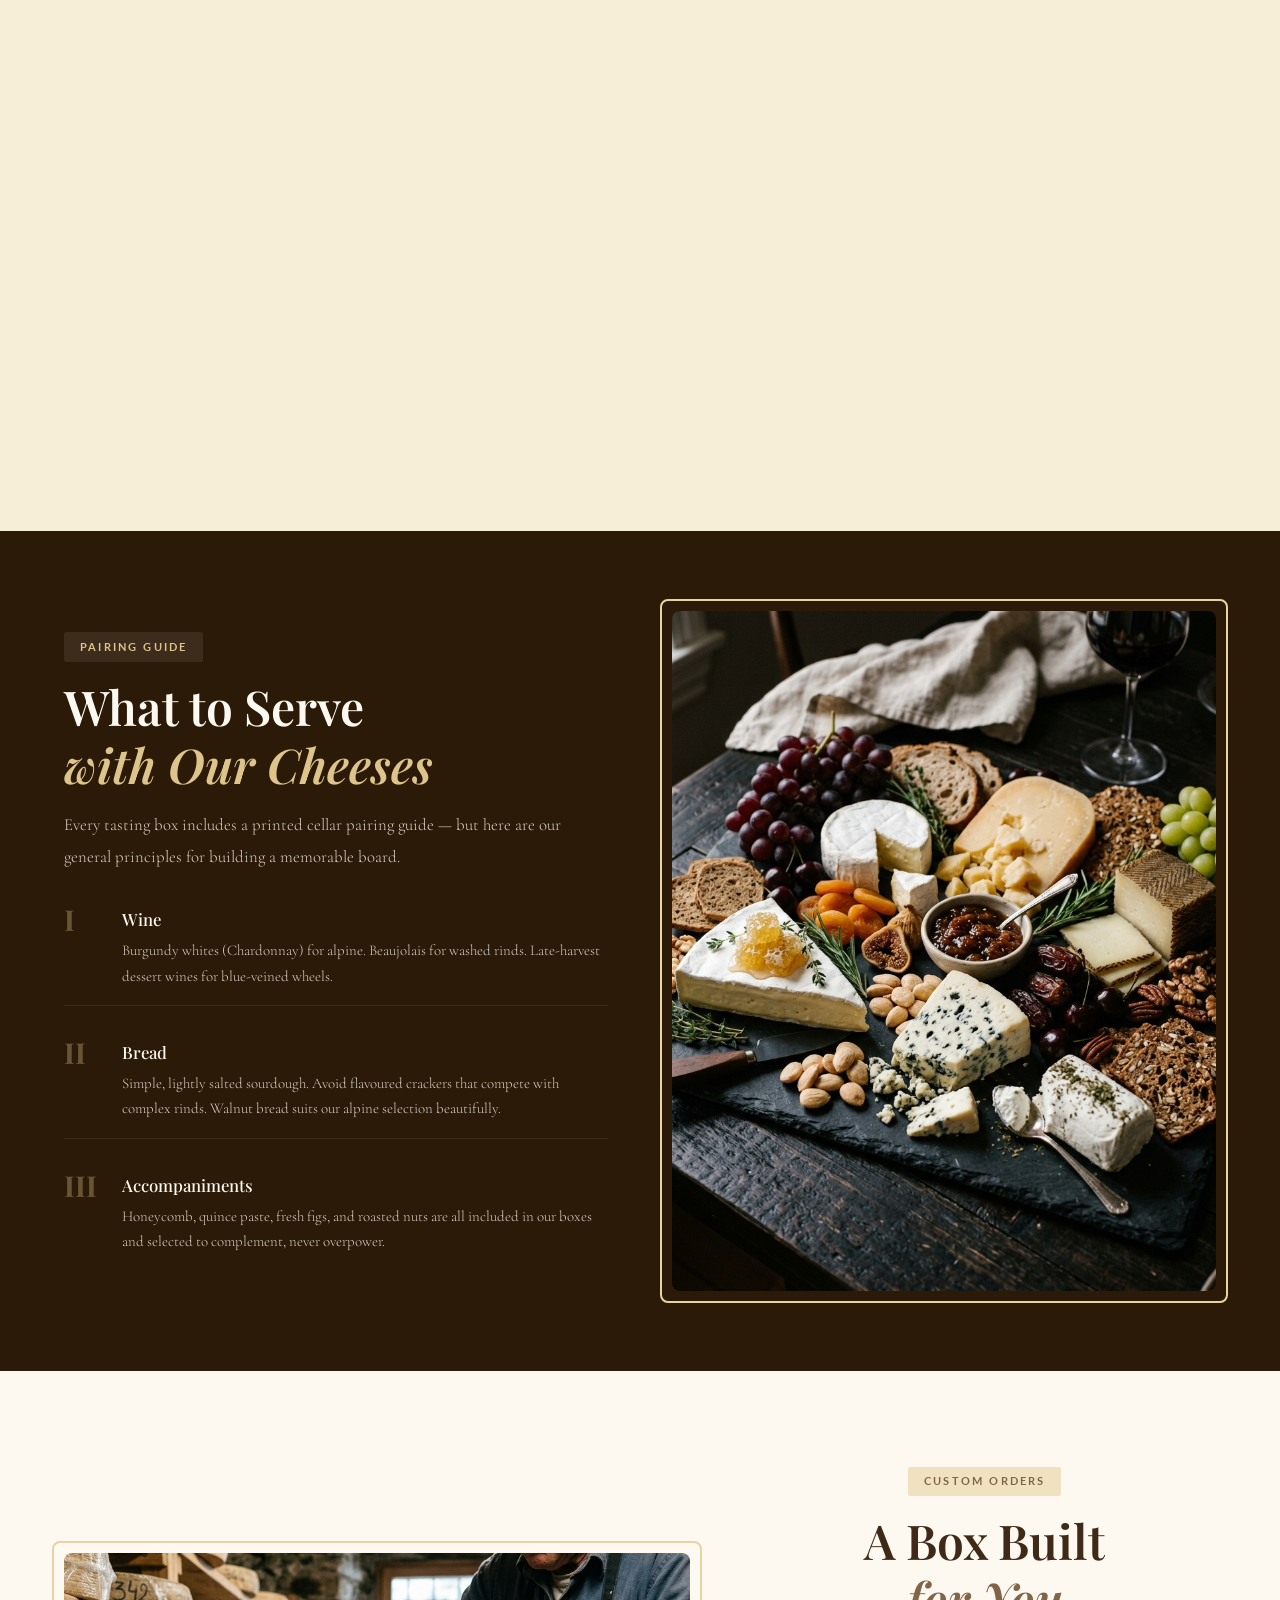
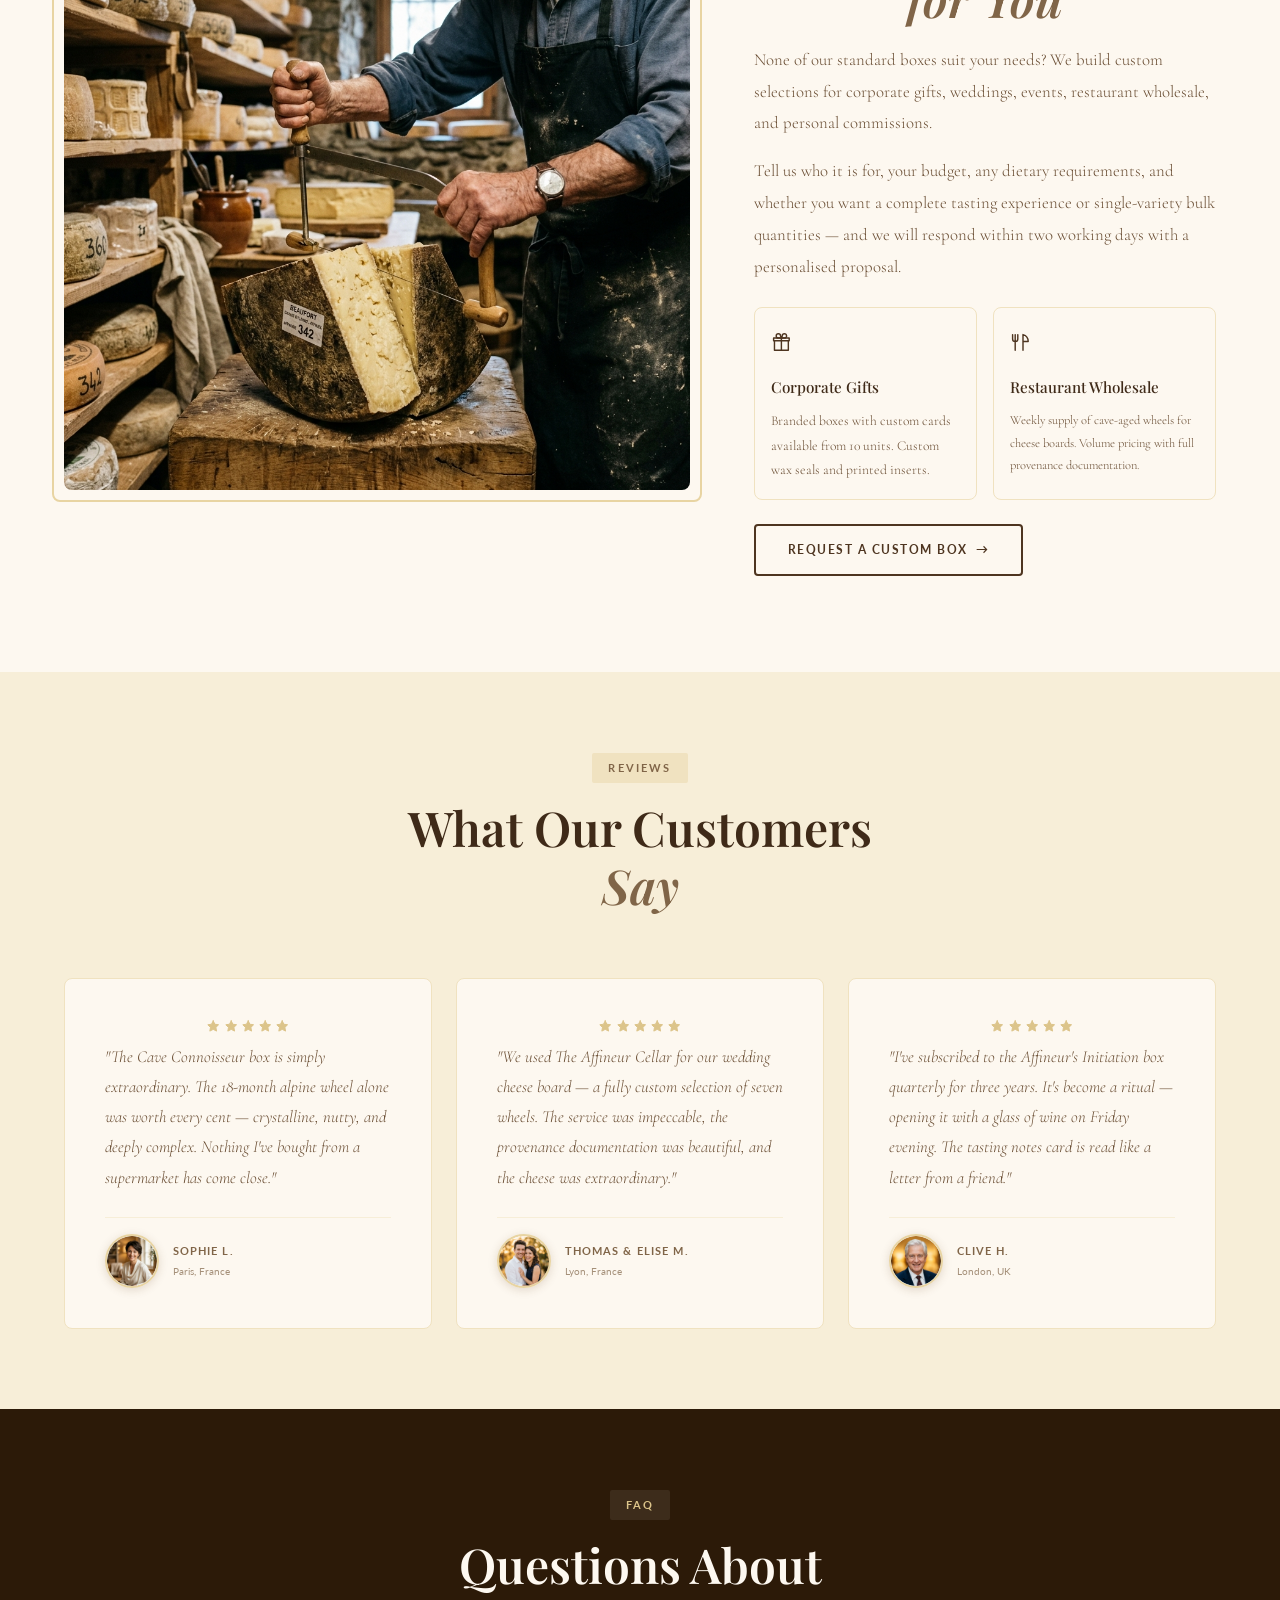
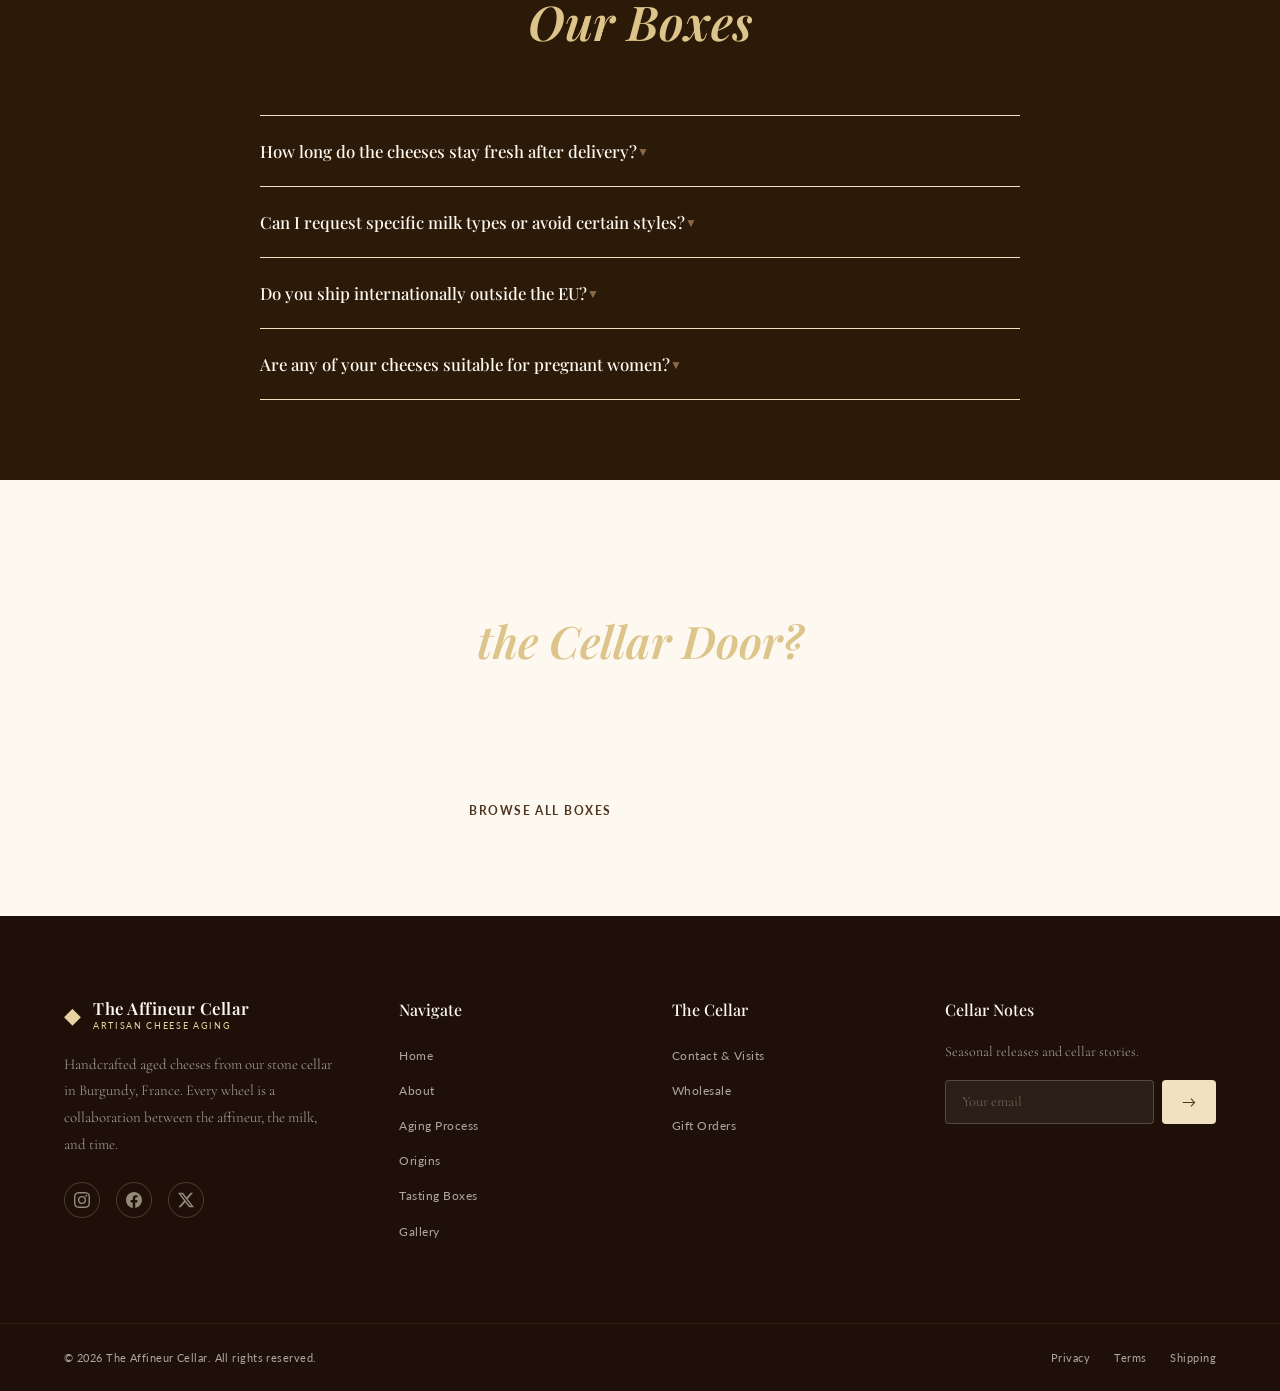
<file: tasting-boxes.html>
<!DOCTYPE html>
<html lang="en" data-theme="light" dir="ltr">
<head>
  <meta charset="UTF-8"/>
  <meta name="viewport" content="width=device-width,initial-scale=1.0"/>
  <meta name="description" content="The Affineur Cellar Tasting Boxes — Hand-assembled curated cheese selections from our cave. Five boxes, each a journey through aged cheese with artisan accompaniments."/>
  <title>Tasting Boxes — The Affineur Cellar</title>
  <link rel="preconnect" href="https://fonts.googleapis.com"/>
  <link rel="preconnect" href="https://fonts.gstatic.com" crossorigin/>
  <link href="https://fonts.googleapis.com/css2?family=Playfair+Display:ital,wght@0,400;0,500;0,600;0,700;1,400;1,500&family=Cormorant+Garamond:ital,wght@0,300;0,400;0,500;0,600;1,300;1,400&family=Lato:wght@300;400;700&display=swap" rel="stylesheet"/>
  <link rel="stylesheet" href="style.css"/>
  <link rel="icon" type="image/svg+xml" href="favicon.svg"/>
  <script>!function(){var t=localStorage.getItem('acTheme')||'light',d=localStorage.getItem('acDir')||'ltr';document.documentElement.setAttribute('data-theme',t);document.documentElement.setAttribute('dir',d)}()</script>
</head>
<body>

<header class="site-header" id="site-header">
  <div class="header-inner container">
    <a href="index.html" class="logo" id="logo"><span class="logo-icon">&#9670;</span><div class="logo-text"><span class="logo-main">The Affineur Cellar</span><span class="logo-sub">Artisan Cheese Aging</span></div></a>
    <nav class="main-nav" id="main-nav" aria-label="Main navigation">
      <ul class="nav-list">
        <li class="nav-item" data-has-dropdown><a href="index.html" class="nav-link" data-dropdown aria-haspopup="true" aria-expanded="false">Home <span class="nav-caret">&#9660;</span></a><div class="dropdown-menu"><a href="index.html" class="dropdown-link">Home 1</a><a href="home2.html" class="dropdown-link">Home 2</a></div></li>
        <li class="nav-item"><a href="about.html" class="nav-link">About</a></li>
        <li class="nav-item"><a href="aging-process.html" class="nav-link">Aging Process</a></li>
        <li class="nav-item"><a href="origins.html" class="nav-link">Origins</a></li>
        <li class="nav-item"><a href="tasting-boxes.html" class="nav-link active">Tasting Boxes</a></li>
        <li class="nav-item"><a href="gallery.html" class="nav-link">Gallery</a></li>
        <li class="nav-item"><a href="contact.html" class="nav-link">Contact</a></li>
        <li class="nav-item"><a href="login.html" class="nav-link nav-login-btn">Login</a></li>
      </ul>
      <div class="theme-dir-toggles" id="theme-dir-toggles">
        <button class="toggle-btn" data-theme-toggle aria-label="Switch theme" title="Dark Mode"></button>
        <button class="toggle-btn" data-dir-toggle aria-label="Switch direction" title="Switch to RTL"></button>
      </div>
    </nav>
    <button class="hamburger" id="hamburger" aria-label="Toggle menu" aria-expanded="false"><span class="bar"></span><span class="bar"></span><span class="bar"></span></button>
  </div>
</header>
<div class="mobile-overlay" id="mobile-overlay" aria-hidden="true"></div>

<main>

<!-- SECTION 1 — BANNER -->
<section class="page-banner banner-medium" id="boxes-banner">
  <div class="banner-bg" style="background-image:url('images/boxes_luxury.png')"></div>
  <div class="banner-overlay"></div>
  <div class="banner-content container">
    <div class="banner-badge">Curated Collections</div>
    <h1 class="banner-title">The Cellar<br/><em>Tasting Boxes</em></h1>
    <p class="banner-subtitle">Each box is assembled by hand — a curated journey through our cave, with accompaniments chosen to honour the cheese, not compete with it.</p>
    <div class="banner-actions">
      <a href="#all-boxes" class="btn btn-primary">Browse All Boxes <span class="btn-arrow">&#8594;</span></a>
      <a href="contact.html" class="btn btn-ghost">Custom Order</a>
    </div>
  </div>
  <div class="breadcrumb"><a href="index.html">Home</a><span class="sep">/</span><span class="current">Tasting Boxes</span></div>
</section>

<!-- SECTION 2 — ALL BOXES GRID -->
<section class="section" id="all-boxes">
  <div class="container">
    <div class="section-header center" data-animate="fade-up">
      <span class="section-tag">All Selections</span>
      <h2 class="section-title">Five Paths Through<br/><em>Our Cave</em></h2>
      <p class="section-intro">From a gentle introduction to our full grand selection — each box is its own journey, with detailed tasting notes, cellar provenance, and thoughtfully chosen accompaniments.</p>
    </div>
    <div class="product-grid">
      <article class="product-card" id="box-initiation" data-animate="fade-up" data-delay="100">
        <div class="product-img-wrap">
          <img src="images/tasting_box.png" alt="The Affineur's Initiation — 3 Cheese Discovery Box" class="product-img" loading="lazy"/>
          <span class="product-badge">Bestseller</span>
        </div>
        <div class="product-body">
          <div class="product-meta"><span class="product-cat">3-Cheese Discovery</span><span class="product-wt">~600g</span></div>
          <h3 class="product-name">The Affineur's Initiation</h3>
          <p class="product-desc">A gentle introduction to our cellar — one bloomy, one washed-rind, and one Alpine wheel, each aged 60–90 days. Paired with fig conserve, sourdough crackers, and toasted walnuts. Includes a printed cellar guide and tasting cards.</p>
          <div class="product-meta-row">
            <div class="product-detail"><span class="d-icon"><svg class="site-icon" aria-hidden="true"><use href="images/icons.svg#icon-clock"/></svg></span>Aged 60–90 days</div>
            <div class="product-detail"><span class="d-icon"><svg class="site-icon" aria-hidden="true"><use href="images/icons.svg#icon-flower"/></svg></span>Cow &amp; Goat Milk</div>
          </div>
          <div class="product-footer">
            <span class="product-price">&euro; 64</span>
            <a href="contact.html" class="btn btn-sm btn-primary" id="order-initiation">Order Now</a>
          </div>
        </div>
      </article>
      <article class="product-card" id="box-mountain" data-animate="fade-up" data-delay="200">
        <div class="product-img-wrap">
          <img src="images/cheese_slices.png" alt="The Mountain Heritage — 4 Cheese Alpine Journey" class="product-img" loading="lazy"/>
          <span class="product-badge new">New Season</span>
        </div>
        <div class="product-body">
          <div class="product-meta"><span class="product-cat">4-Cheese Alpine Journey</span><span class="product-wt">~900g</span></div>
          <h3 class="product-name">The Mountain Heritage</h3>
          <p class="product-desc">A dedication to altitude and terroir — four wheels sourced from farms above 1,200m. Aged 4–12 months, with honeycomb, dried apricots, and our house-made walnut-herb paste. Accompanied by an origin map of our alpine farm partners.</p>
          <div class="product-meta-row">
            <div class="product-detail"><span class="d-icon"><svg class="site-icon" aria-hidden="true"><use href="images/icons.svg#icon-clock"/></svg></span>Aged 4–12 months</div>
            <div class="product-detail"><span class="d-icon"><svg class="site-icon" aria-hidden="true"><use href="images/icons.svg#icon-flower"/></svg></span>Raw Alpine Cow</div>
          </div>
          <div class="product-footer">
            <span class="product-price">&euro; 98</span>
            <a href="contact.html" class="btn btn-sm btn-primary" id="order-mountain">Order Now</a>
          </div>
        </div>
      </article>
      <article class="product-card" id="box-connoisseur" data-animate="fade-up" data-delay="300">
        <div class="product-img-wrap">
          <img src="images/boxes_luxury.png" alt="The Cave Connoisseur — Premium Grand Selection" class="product-img" loading="lazy"/>
          <span class="product-badge premium">Premium</span>
        </div>
        <div class="product-body">
          <div class="product-meta"><span class="product-cat">5-Cheese Grand Selection</span><span class="product-wt">~1.2kg</span></div>
          <h3 class="product-name">The Cave Connoisseur</h3>
          <p class="product-desc">Our most ambitious box — five wheels representing every milk type in our cave: cow, goat, ewe, and buffalo. Aged between 3 months and 2 years, with truffle honey, quince paste, hazelnut crackers, a wax-sealed card, and full cellar notes.</p>
          <div class="product-meta-row">
            <div class="product-detail"><span class="d-icon"><svg class="site-icon" aria-hidden="true"><use href="images/icons.svg#icon-clock"/></svg></span>Aged 3 months – 2 yrs</div>
            <div class="product-detail"><span class="d-icon"><svg class="site-icon" aria-hidden="true"><use href="images/icons.svg#icon-flower"/></svg></span>All Milk Types</div>
          </div>
          <div class="product-footer">
            <span class="product-price">&euro; 148</span>
            <a href="contact.html" class="btn btn-sm btn-primary" id="order-connoisseur">Order Now</a>
          </div>
        </div>
      </article>
      <article class="product-card" id="box-harvest" data-animate="fade-up" data-delay="100">
        <div class="product-img-wrap">
          <img src="images/cheese_collection.png" alt="The Harvest Wheel — Seasonal Limited Selection" class="product-img" loading="lazy"/>
          <span class="product-badge seasonal">Seasonal</span>
        </div>
        <div class="product-body">
          <div class="product-meta"><span class="product-cat">Seasonal Limited</span><span class="product-wt">~750g</span></div>
          <h3 class="product-name">The Harvest Wheel</h3>
          <p class="product-desc">A rotating seasonal selection, available in limited quantities each quarter. Currently featuring autumn collection: smoked ewe, cave-aged buffalo, and a washed-rind rubbed with local Pinot Noir marc. Includes a seasonal tasting guide.</p>
          <div class="product-meta-row">
            <div class="product-detail"><span class="d-icon"><svg class="site-icon" aria-hidden="true"><use href="images/icons.svg#icon-clock"/></svg></span>Aged 90 days+</div>
            <div class="product-detail"><span class="d-icon"><svg class="site-icon" aria-hidden="true"><use href="images/icons.svg#icon-flower"/></svg></span>Ewe &amp; Buffalo</div>
          </div>
          <div class="product-footer">
            <span class="product-price">&euro; 82</span>
            <a href="contact.html" class="btn btn-sm btn-primary" id="order-harvest">Order Now</a>
          </div>
        </div>
      </article>
      <article class="product-card" id="box-cellar-evening" data-animate="fade-up" data-delay="200">
        <div class="product-img-wrap">
          <img src="images/wine_pairing.png" alt="The Cellar Evening — Pairing Experience for Two" class="product-img" loading="lazy"/>
        </div>
        <div class="product-body">
          <div class="product-meta"><span class="product-cat">Pairing Experience</span><span class="product-wt">~500g</span></div>
          <h3 class="product-name">The Cellar Evening</h3>
          <p class="product-desc">Designed for two — an intimate pairing of four curated cheeses with wine accompaniment notes, candle wax-sealed cards, and our illustrated guide to tasting your way through a cellar selection. A complete evening experience.</p>
          <div class="product-meta-row">
            <div class="product-detail"><span class="d-icon"><svg class="site-icon" aria-hidden="true"><use href="images/icons.svg#icon-clock"/></svg></span>Aged 45–120 days</div>
            <div class="product-detail"><span class="d-icon"><svg class="site-icon" aria-hidden="true"><use href="images/icons.svg#icon-flower"/></svg></span>Cow &amp; Goat</div>
          </div>
          <div class="product-footer">
            <span class="product-price">&euro; 76</span>
            <a href="contact.html" class="btn btn-sm btn-primary" id="order-evening">Order Now</a>
          </div>
        </div>
      </article>
      <article class="product-card" id="box-heritage-reserve" data-animate="fade-up" data-delay="300">
        <div class="product-img-wrap">
          <img src="images/tasting_new.png" alt="The Heritage Reserve — Curated Aged Selection" class="product-img" loading="lazy"/>
          <span class="product-badge premium">Reserve</span>
        </div>
        <div class="product-body">
          <div class="product-meta"><span class="product-cat">Curated Selection</span><span class="product-wt">~1.0kg</span></div>
          <h3 class="product-name">The Heritage Reserve</h3>
          <p class="product-desc">An exceptional collection of four raw-milk cheeses aged to peak complexity in our deepest caves. Paired with wild lavender honey, organic dried figs, sourdough crisps, and detailed tasting notes from Emile Vaucher.</p>
          <div class="product-meta-row">
            <div class="product-detail"><span class="d-icon"><svg class="site-icon" aria-hidden="true"><use href="images/icons.svg#icon-clock"/></svg></span>Aged 6–18 months</div>
            <div class="product-detail"><span class="d-icon"><svg class="site-icon" aria-hidden="true"><use href="images/icons.svg#icon-flower"/></svg></span>Cow, Goat &amp; Ewe</div>
          </div>
          <div class="product-footer">
            <span class="product-price">&euro; 120</span>
            <a href="contact.html" class="btn btn-sm btn-primary" id="order-reserve">Order Now</a>
          </div>
        </div>
      </article>
    </div>
  </div>
</section>

<!-- SECTION 3 — HOW WE SHIP -->
<section class="section section-cream" id="shipping">
  <div class="container">
    <div class="section-header center" data-animate="fade-up">
      <span class="section-tag">Delivery</span>
      <h2 class="section-title">How We Pack<br/><em>&amp; Ship</em></h2>
      <p class="section-intro">Aged cheese is a living product. Our packaging is designed to preserve and protect it through every stage of its journey to your table.</p>
    </div>
    <div class="ship-grid">
      <div class="ship-card" data-animate="fade-up" data-delay="100">
        <div class="ship-icon"><svg class="site-icon" aria-hidden="true"><use href="images/icons.svg#icon-snowflake"/></svg></div>
        <h3 class="ship-title">Temperature Controlled</h3>
        <p class="ship-body">All boxes ship in insulated wool packaging with a gel ice insert. Maintains 6–10°C for up to 36 hours from dispatch.</p>
      </div>
      <div class="ship-card" data-animate="fade-up" data-delay="200">
        <div class="ship-icon"><svg class="site-icon" aria-hidden="true"><use href="images/icons.svg#icon-box"/></svg></div>
        <h3 class="ship-title">Wednesday–Friday Dispatch</h3>
        <p class="ship-body">We only dispatch Monday to Wednesday to avoid weekend delays. Orders placed Thursday–Sunday ship the following Monday.</p>
      </div>
      <div class="ship-card" data-animate="fade-up" data-delay="300">
        <div class="ship-icon"><svg class="site-icon" aria-hidden="true"><use href="images/icons.svg#icon-globe"/></svg></div>
        <h3 class="ship-title">France &amp; EU Delivery</h3>
        <p class="ship-body">Currently shipping to France, Belgium, Netherlands, Germany, Switzerland, and the UK. International orders by inquiry.</p>
      </div>
      <div class="ship-card" data-animate="fade-up" data-delay="400">
        <div class="ship-icon"><svg class="site-icon" aria-hidden="true"><use href="images/icons.svg#icon-check"/></svg></div>
        <h3 class="ship-title">Arrival Guarantee</h3>
        <p class="ship-body">If your box arrives in unsatisfactory condition, we will replace it without question. Your first tasting should be perfect.</p>
      </div>
    </div>
    <div class="img-wide aspect-16-6 mt-lg" data-animate="zoom-in">
      <img src="images/delivery_boxes.png" alt="Premium cheese gift boxes with linen ribbon and wax seal" loading="lazy"/>
      <p class="img-caption">Each box is hand-assembled on dispatch day, wrapped in kraft paper, and sealed with a wax stamp</p>
    </div>
  </div>
</section>

<!-- SECTION 4 — PAIRING GUIDE -->
<section class="section section-dark" id="pairing-guide">
  <div class="container">
    <div class="two-col-grid">
      <div class="content-block" data-animate="fade-right">
        <span class="section-tag light">Pairing Guide</span>
        <h2 class="section-title light">What to Serve<br/><em>with Our Cheeses</em></h2>
        <p class="body-text light-text">Every tasting box includes a printed cellar pairing guide — but here are our general principles for building a memorable board.</p>
        <div class="numbered-list" style="border-color:rgba(253,248,240,.1)">
          <div class="numbered-item" style="border-color:rgba(253,248,240,.08)"><span class="n-num" style="color:rgba(220,196,138,.35)">I</span><div><h4 class="n-title" style="color:var(--cream-200)">Wine</h4><p class="n-body light-text">Burgundy whites (Chardonnay) for alpine. Beaujolais for washed rinds. Late-harvest dessert wines for blue-veined wheels.</p></div></div>
          <div class="numbered-item" style="border-color:rgba(253,248,240,.08)"><span class="n-num" style="color:rgba(220,196,138,.35)">II</span><div><h4 class="n-title" style="color:var(--cream-200)">Bread</h4><p class="n-body light-text">Simple, lightly salted sourdough. Avoid flavoured crackers that compete with complex rinds. Walnut bread suits our alpine selection beautifully.</p></div></div>
          <div class="numbered-item" style="border-color:rgba(253,248,240,.08)"><span class="n-num" style="color:rgba(220,196,138,.35)">III</span><div><h4 class="n-title" style="color:var(--cream-200)">Accompaniments</h4><p class="n-body light-text">Honeycomb, quince paste, fresh figs, and roasted nuts are all included in our boxes and selected to complement, never overpower.</p></div></div>
        </div>
      </div>
      <div class="img-frame aspect-4-5" data-animate="fade-left">
        <img src="images/grazing_board.png" alt="Elegant cheese and wine pairing spread on dark slate" loading="lazy"/>
      </div>
    </div>
  </div>
</section>

<!-- SECTION 5 — CUSTOM ORDERS -->
<section class="section" id="custom-orders">
  <div class="container">
    <div class="two-col-grid">
      <div class="img-frame aspect-3-2" data-animate="fade-right">
        <img src="images/cheese_cutting.png" alt="Custom selection of aged cheese varieties" loading="lazy"/>
      </div>
      <div class="content-block" data-animate="fade-left">
        <span class="section-tag">Custom Orders</span>
        <h2 class="section-title">A Box Built<br/><em>for You</em></h2>
        <p class="body-text">None of our standard boxes suit your needs? We build custom selections for corporate gifts, weddings, events, restaurant wholesale, and personal commissions.</p>
        <p class="body-text">Tell us who it is for, your budget, any dietary requirements, and whether you want a complete tasting experience or single-variety bulk quantities — and we will respond within two working days with a personalised proposal.</p>
        <div class="cards-2" style="gap:var(--space-sm);margin-top:var(--space-md)">
          <div class="feat-card" style="padding:var(--space-sm)"><div class="feat-icon" style="font-size:1.3rem"><svg class="site-icon" aria-hidden="true"><use href="images/icons.svg#icon-gift"/></svg></div><h3 class="feat-title" style="font-size:.95rem">Corporate Gifts</h3><p class="feat-body" style="font-size:.85rem">Branded boxes with custom cards available from 10 units. Custom wax seals and printed inserts.</p></div>
          <div class="feat-card custom-wholesale-card" style="padding:var(--space-sm)"><div class="feat-icon" style="font-size:1.3rem"><svg class="site-icon" aria-hidden="true"><use href="images/icons.svg#icon-restaurant"/></svg></div><h3 class="feat-title" style="font-size:.95rem">Restaurant Wholesale</h3><p class="feat-body" style="font-size:.85rem">Weekly supply of cave-aged wheels for cheese boards. Volume pricing with full provenance documentation.</p></div>
        </div>
        <a href="contact.html" class="btn btn-outline mt-md">Request a Custom Box <span class="btn-arrow">&#8594;</span></a>
      </div>
    </div>
  </div>
</section>

<!-- SECTION 6 — CUSTOMER REVIEWS -->
<section class="section section-cream" id="reviews">
  <div class="container">
    <div class="section-header center" data-animate="fade-up">
      <span class="section-tag">Reviews</span>
      <h2 class="section-title">What Our Customers<br/><em>Say</em></h2>
    </div>
    <div class="testimonial-grid">
      <div class="testimonial-card" data-animate="fade-up" data-delay="100">
        <div class="testimonial-stars" aria-label="5 out of 5 stars"><svg class="site-icon"><use href="images/icons.svg#icon-star"/></svg><svg class="site-icon"><use href="images/icons.svg#icon-star"/></svg><svg class="site-icon"><use href="images/icons.svg#icon-star"/></svg><svg class="site-icon"><use href="images/icons.svg#icon-star"/></svg><svg class="site-icon"><use href="images/icons.svg#icon-star"/></svg></div>
        <p class="testimonial-quote">"The Cave Connoisseur box is simply extraordinary. The 18-month alpine wheel alone was worth every cent — crystalline, nutty, and deeply complex. Nothing I've bought from a supermarket has come close."</p>
        <div class="testimonial-person">
          <div class="testimonial-avatar-wrap">
            <img src="images/person_sophie.png" alt="Sophie L." class="testimonial-avatar" onerror="this.style.display='none';this.nextElementSibling.style.display='flex'"/>
            <span class="avatar-initials" style="display:none">SL</span>
          </div>
          <div class="testimonial-info">
            <div class="testimonial-author">Sophie L.</div>
            <div class="testimonial-loc">Paris, France</div>
          </div>
        </div>
      </div>
      <div class="testimonial-card" data-animate="fade-up" data-delay="250">
        <div class="testimonial-stars" aria-label="5 out of 5 stars"><svg class="site-icon"><use href="images/icons.svg#icon-star"/></svg><svg class="site-icon"><use href="images/icons.svg#icon-star"/></svg><svg class="site-icon"><use href="images/icons.svg#icon-star"/></svg><svg class="site-icon"><use href="images/icons.svg#icon-star"/></svg><svg class="site-icon"><use href="images/icons.svg#icon-star"/></svg></div>
        <p class="testimonial-quote testimonial-quote-thomas">"We used The Affineur Cellar for our wedding cheese board — a fully custom selection of seven wheels. The service was impeccable, the provenance documentation was beautiful, and the cheese was extraordinary."</p>
        <div class="testimonial-person">
          <div class="testimonial-avatar-wrap">
            <img src="images/person_couple.png" alt="Thomas &amp; Elise M." class="testimonial-avatar" onerror="this.style.display='none';this.nextElementSibling.style.display='flex'"/>
            <span class="avatar-initials" style="display:none">TM</span>
          </div>
          <div class="testimonial-info">
            <div class="testimonial-author">Thomas &amp; Elise M.</div>
            <div class="testimonial-loc">Lyon, France</div>
          </div>
        </div>
      </div>
      <div class="testimonial-card" data-animate="fade-up" data-delay="400">
        <div class="testimonial-stars" aria-label="5 out of 5 stars"><svg class="site-icon"><use href="images/icons.svg#icon-star"/></svg><svg class="site-icon"><use href="images/icons.svg#icon-star"/></svg><svg class="site-icon"><use href="images/icons.svg#icon-star"/></svg><svg class="site-icon"><use href="images/icons.svg#icon-star"/></svg><svg class="site-icon"><use href="images/icons.svg#icon-star"/></svg></div>
        <p class="testimonial-quote">"I've subscribed to the Affineur's Initiation box quarterly for three years. It's become a ritual — opening it with a glass of wine on Friday evening. The tasting notes card is read like a letter from a friend."</p>
        <div class="testimonial-person">
          <div class="testimonial-avatar-wrap">
            <img src="images/person_clive.png" alt="Clive H." class="testimonial-avatar" onerror="this.style.display='none';this.nextElementSibling.style.display='flex'"/>
            <span class="avatar-initials" style="display:none">CH</span>
          </div>
          <div class="testimonial-info">
            <div class="testimonial-author">Clive H.</div>
            <div class="testimonial-loc">London, UK</div>
          </div>
        </div>
      </div>
    </div>
  </div>
</section>

<!-- SECTION 7 — FAQ -->
<section class="section section-dark" id="boxes-faq">
  <div class="container">
    <div class="section-header center" data-animate="fade-up">
      <span class="section-tag light">FAQ</span>
      <h2 class="section-title light">Questions About<br/><em>Our Boxes</em></h2>
    </div>
    <div class="faq-list" style="max-width:760px;margin:0 auto" data-animate="fade-up">
      <div class="faq-item">
        <button class="faq-question light">How long do the cheeses stay fresh after delivery? <span class="faq-caret">&#9660;</span></button>
        <div class="faq-answer light">Once received, hard and semi-hard wheels will keep for 3–6 weeks under refrigeration, wrapped in the provided wax paper. Bloomy rind cheeses should be consumed within 5–7 days of arrival. All cheeses are best removed from the fridge 30 minutes before serving.</div>
      </div>
      <div class="faq-item">
        <button class="faq-question light">Can I request specific milk types or avoid certain styles? <span class="faq-caret">&#9660;</span></button>
        <div class="faq-answer light">Yes — please use the contact form to specify your preferences when ordering. We can accommodate most dietary requirements and style preferences, including cow-milk-only, no blue-veined, goat-milk-free, or specific weight limits. Custom selection is our strength.</div>
      </div>
      <div class="faq-item">
        <button class="faq-question light">Do you ship internationally outside the EU? <span class="faq-caret">&#9660;</span></button>
        <div class="faq-answer light">Currently, our standard shipping covers France, Belgium, Netherlands, Germany, Switzerland, and the UK. We ship to other destinations on a case-by-case basis — customs regulations and transit times are the primary limitation for raw milk products. Please contact us to discuss.</div>
      </div>
      <div class="faq-item">
        <button class="faq-question light">Are any of your cheeses suitable for pregnant women? <span class="faq-caret">&#9660;</span></button>
        <div class="faq-answer light">All cheeses in our cellar are made from raw milk. UK and EU food safety guidelines advise against the consumption of raw milk cheeses during pregnancy. We are unable to recommend our products to pregnant customers under current guidelines, and we would ask that you consult your healthcare provider.</div>
      </div>
    </div>
  </div>
</section>

<!-- SECTION 8 — CTA -->
<section class="cta-section" id="boxes-cta">
  <div class="container">
    <h2 class="cta-title" data-animate="fade-up">Ready to Open<br/><em>the Cellar Door?</em></h2>
    <p class="cta-sub" data-animate="fade-up" data-delay="100">Choose a box, or contact us to build a custom selection. All tasting boxes ship in temperature-controlled packaging, Wednesday to Friday.</p>
    <div class="cta-actions" data-animate="fade-up" data-delay="250">
      <a href="#all-boxes" class="btn btn-cream">Browse All Boxes</a>
      <a href="contact.html" class="btn btn-ghost">Custom Order</a>
    </div>
  </div>
</section>

</main>

<footer class="site-footer" id="site-footer">
  <div class="footer-main container">
    <div class="footer-brand"><a href="index.html" class="logo"><span class="logo-icon">&#9670;</span><div class="logo-text"><span class="logo-main">The Affineur Cellar</span><span class="logo-sub">Artisan Cheese Aging</span></div></a><p class="footer-desc">Handcrafted aged cheeses from our stone cellar in Burgundy, France. Every wheel is a collaboration between the affineur, the milk, and time.</p>      <div class="footer-social">
        <a href="#" class="social-link" aria-label="Instagram"><svg xmlns="http://www.w3.org/2000/svg" width="16" height="16" fill="currentColor" viewBox="0 0 16 16"><path d="M8 0C5.829 0 5.556.01 4.703.048 3.85.088 3.269.222 2.76.42a3.917 3.917 0 0 0-1.417.923A3.917 3.917 0 0 0 .42 2.76C.222 3.268.087 3.85.048 4.7.01 5.555 0 5.827 0 8.001c0 2.172.01 2.444.048 3.297.04.852.174 1.433.372 1.942.205.526.478.972.923 1.417.444.445.89.719 1.416.923.51.198 1.09.333 1.942.372C5.555 15.99 5.827 16 8 16s2.444-.01 3.298-.048c.851-.04 1.434-.174 1.943-.372a3.916 3.916 0 0 0 1.416-.923c.445-.445.718-.891.923-1.417.197-.509.332-1.09.372-1.942C15.99 10.445 16 10.173 16 8s-.01-2.445-.048-3.299c-.04-.851-.175-1.433-.372-1.941a3.926 3.926 0 0 0-.923-1.417A3.911 3.911 0 0 0 13.24.42c-.51-.198-1.092-.333-1.943-.372C10.443.01 10.172 0 7.998 0h.003zm-.717 1.442h.718c2.136 0 2.389.007 3.232.046.78.035 1.204.166 1.486.275.373.145.64.319.92.599.28.28.453.546.598.92.11.281.24.705.275 1.485.039.843.047 1.096.047 3.231s-.008 2.389-.047 3.232c-.035.78-.166 1.203-.275 1.485a2.47 2.47 0 0 1-.599.919c-.28.28-.546.453-.92.598-.28.11-.704.24-1.485.276-.843.038-1.096.047-3.232.047s-2.39-.009-3.233-.047c-.78-.036-1.203-.166-1.485-.276a2.478 2.478 0 0 1-.92-.598 2.48 2.48 0 0 1-.6-.92c-.109-.281-.24-.705-.275-1.485-.038-.843-.046-1.096-.046-3.233 0-2.136.008-2.388.046-3.231.036-.78.166-1.204.276-1.486.145-.373.319-.64.599-.92.28-.28.546-.453.92-.598.282-.11.705-.24 1.485-.276.738-.034 1.024-.044 2.515-.045v.002zm4.988 1.328a.96.96 0 1 0 0 1.92.96.96 0 0 0 0-1.92zm-4.27 1.122a4.109 4.109 0 1 0 0 8.217 4.109 4.109 0 0 0 0-8.217zm0 1.441a2.667 2.667 0 1 1 0 5.334 2.667 2.667 0 0 1 0-5.334z"/></svg></a>
        <a href="#" class="social-link" aria-label="Facebook"><svg xmlns="http://www.w3.org/2000/svg" width="16" height="16" fill="currentColor" viewBox="0 0 16 16"><path d="M16 8.049c0-4.446-3.582-8.05-8-8.05C3.58 0-.002 3.603-.002 8.05c0 4.017 2.926 7.347 6.75 7.951v-5.625h-2.03V8.05H6.75V6.275c0-2.017 1.195-3.131 3.022-3.131.876 0 1.791.157 1.791.157v1.98h-1.009c-.993 0-1.303.621-1.303 1.258v1.51h2.218l-.354 2.326H9.25V16c3.824-.604 6.75-3.934 6.75-7.951z"/></svg></a>
                <a href="#" class="social-link" aria-label="Twitter/X"><svg xmlns="http://www.w3.org/2000/svg" width="16" height="16" fill="currentColor" viewBox="0 0 16 16"><path d="M12.6.75h2.454l-5.36 6.142L16 15.25h-4.937l-3.867-5.07-4.425 5.07H.316l5.733-6.57L0 .75h5.063l3.495 4.633L12.601.75Zm-.86 13.028h1.36L4.323 2.145H2.865z"/></svg></a>
      </div></div>
    <div><h3 class="footer-heading">Navigate</h3><ul class="footer-nav-list"><li><a href="index.html" class="footer-link">Home</a></li><li><a href="about.html" class="footer-link">About</a></li><li><a href="aging-process.html" class="footer-link">Aging Process</a></li><li><a href="origins.html" class="footer-link">Origins</a></li><li><a href="tasting-boxes.html" class="footer-link">Tasting Boxes</a></li><li><a href="gallery.html" class="footer-link">Gallery</a></li></ul></div>
    <div><h3 class="footer-heading">The Cellar</h3><ul class="footer-nav-list"><li><a href="contact.html" class="footer-link">Contact &amp; Visits</a></li><li><a href="contact.html" class="footer-link">Wholesale</a></li><li><a href="contact.html" class="footer-link">Gift Orders</a></li></ul></div>
    <div><h3 class="footer-heading">Cellar Notes</h3><p class="footer-nl-desc">Seasonal releases and cellar stories.</p><form class="nl-form" novalidate><div class="nl-form-row"><input type="email" class="nl-input" placeholder="Your email" aria-label="Newsletter" required/><button type="submit" class="nl-btn" aria-label="Subscribe">&#8594;</button></div><span class="nl-msg"></span></form></div>
  </div>
  <div class="footer-bottom"><div class="footer-bottom-inner container"><p class="footer-copy">&copy; <span id="footer-year"></span> The Affineur Cellar. All rights reserved.</p><nav class="footer-legal" aria-label="Legal"><a href="#" class="footer-legal-link">Privacy</a><a href="#" class="footer-legal-link">Terms</a><a href="#" class="footer-legal-link">Shipping</a></nav></div></div>
</footer>
<button class="back-to-top" id="back-to-top" aria-label="Back to top">&#8593;</button>
<script src="script.js"></script>
</body>
</html>
</file>
<file: style.css>
/* ====================================================
   THE AFFINEUR CELLAR — style.css  (Multi-Page v2)
   Two-Color Palette: Warm Cream + Deep Brown
   ==================================================== */

/* =================== CUSTOM PROPERTIES =================== */
:root {
  /* Colors */
  --cream-50:  #fefcf7;
  --cream-100: #fdf8f0;
  --cream-200: #f7eed8;
  --cream-300: #f0e2c0;
  --cream-400: #e8d4a2;
  --cream-500: #dcc48a;

  --brown-50:  #a88060;
  --brown-100: #8b6a4a;
  --brown-200: #6b4f35;
  --brown-300: #4e3520;
  --brown-400: #35220e;
  --brown-500: #1e1008;
  --brown-rich:#2c1a08;

  /* Typography */
  --font-serif:   'Playfair Display', Georgia, serif;
  --font-display: 'Cormorant Garamond', Georgia, serif;
  --font-sans:    'Lato', 'Helvetica Neue', Arial, sans-serif;

  /* Spacing */
  --space-xs:  0.5rem;
  --space-sm:  1rem;
  --space-md:  1.5rem;
  --space-lg:  2.5rem;
  --space-xl:  4rem;
  --space-2xl: 6rem;
  --space-3xl: 8rem;

  /* Layout */
  --container-max: 1200px;
  --header-h:  80px;

  /* Radius */
  --r-sm: 4px;
  --r-md: 8px;
  --r-lg: 16px;

  /* Transitions */
  --t-fast: 0.2s ease;
  --t-mid:  0.35s ease;
  --t-slow: 0.6s ease;

  /* Shadows */
  --shadow-card:       0 4px 24px rgba(30,16,8,.10);
  --shadow-card-hover: 0 16px 48px rgba(30,16,8,.22);
  --shadow-header:     0 2px 20px rgba(30,16,8,.18);
}

/* =================== RESET =================== */
*,*::before,*::after{box-sizing:border-box;margin:0;padding:0}
html{
  scroll-behavior:smooth;scroll-padding-top:var(--header-h);font-size:16px;
  -webkit-text-size-adjust:100%;width:100%;max-width:100%;overflow-x:hidden;
}
body{
  width:100%;max-width:100%;min-width:0;
  font-family:var(--font-sans);background:var(--cream-100);
  color:var(--brown-300);line-height:1.7;overflow-x:hidden;
}
img{display:block;max-width:100%;height:auto}
a{color:inherit;text-decoration:none}
ul{list-style:none}
button{cursor:pointer;border:none;background:none;font-family:inherit}
input,textarea,select{font-family:inherit}


/* =================== CONTAINER =================== */
.container{width:100%;max-width:var(--container-max);margin:0 auto;padding:0 var(--space-md)}

/* =================== SECTION =================== */
.section{padding:var(--space-2xl) 0}
.section-dark{background:var(--brown-rich)}
.section-brown{background:var(--brown-400)}
.section-cream{background:var(--cream-200)}
.section-light{background:var(--cream-50)}

.section-header{margin-bottom:var(--space-xl)}
.section-header.center{text-align:center}

.section-tag{
  display:inline-block;
  font-family:var(--font-sans);font-size:.68rem;font-weight:700;
  letter-spacing:.2em;text-transform:uppercase;
  color:var(--brown-100);background:var(--cream-300);
  padding:.35rem 1rem;border-radius:2px;margin-bottom:var(--space-sm);
}
.section-tag.light{background:rgba(255,255,255,.08);color:var(--cream-300)}

.section-title{
  font-family:var(--font-serif);
  font-size:clamp(1.9rem,4vw,3rem);font-weight:600;line-height:1.2;
  color:var(--brown-300);margin-bottom:var(--space-sm);
}
.section-title em{font-style:italic;color:var(--brown-100)}
.section-title.light{color:var(--cream-100)}
.section-title.light em{color:var(--cream-400)}

.section-intro{
  font-family:var(--font-display);font-size:1.1rem;font-weight:300;
  color:var(--brown-200);max-width:640px;line-height:1.8;
}
.section-header.center .section-intro{margin:0 auto}
.section-intro.light,.light-text{color:var(--cream-300)}

h1,h2,h3{font-family:var(--font-serif)}

/* =================== BUTTONS =================== */
.btn{
  display:inline-flex;align-items:center;gap:.5rem;
  padding:.85rem 2rem;
  font-family:var(--font-sans);font-size:.78rem;font-weight:700;
  letter-spacing:.12em;text-transform:uppercase;
  border-radius:var(--r-sm);
  transition:background-color var(--t-fast),color var(--t-fast),
             border-color var(--t-fast),transform var(--t-fast),box-shadow var(--t-fast);
  cursor:pointer;white-space:nowrap;border:2px solid transparent;
}
.btn:hover{transform:translateY(-2px)}
.btn:active{transform:translateY(0)}
.btn-primary{background:var(--brown-300);color:var(--cream-100);border-color:var(--brown-300)}
.btn-primary:hover{background:var(--brown-400);border-color:var(--brown-400);box-shadow:0 6px 20px rgba(30,16,8,.3)}
.btn-ghost{background:transparent;color:var(--cream-100);border-color:rgba(253,248,240,.5)}
.btn-ghost:hover{background:rgba(253,248,240,.1);border-color:var(--cream-100)}
.btn-outline{background:transparent;color:var(--brown-300);border-color:var(--brown-300)}
.btn-outline:hover{background:var(--brown-300);color:var(--cream-100)}
.btn-cream{background:var(--cream-100);color:var(--brown-300);border-color:var(--cream-100)}
.btn-cream:hover{background:var(--cream-200);box-shadow:0 6px 20px rgba(253,248,240,.2)}
.btn-sm{padding:.6rem 1.25rem;font-size:.72rem}
.btn-full{width:100%;justify-content:center}
.btn-arrow{transition:transform var(--t-fast)}
.btn:hover .btn-arrow{transform:translateX(4px)}

/* =================== HEADER =================== */
.site-header{
  position:fixed;top:0;left:0;right:0;z-index:1000;
  height:var(--header-h);
  background:transparent;
  transition:background var(--t-mid),box-shadow var(--t-mid),backdrop-filter var(--t-mid);
}
.site-header.scrolled{
  background:var(--brown-rich);
  box-shadow:var(--shadow-header);
  backdrop-filter:blur(8px);
}
.header-inner{display:flex;align-items:center;justify-content:space-between;height:100%}

/* Logo */
.logo{display:flex;align-items:center;gap:.75rem}
.logo-icon{font-size:1.4rem;color:var(--cream-400);transition:transform var(--t-mid)}
.logo:hover .logo-icon{transform:rotate(45deg)}
.logo-text{display:flex;flex-direction:column}
.logo-main{font-family:var(--font-serif);font-size:1.05rem;font-weight:600;color:var(--cream-100);line-height:1.2;letter-spacing:.03em}
.logo-sub{font-family:var(--font-sans);font-size:.58rem;font-weight:400;letter-spacing:.18em;text-transform:uppercase;color:var(--cream-400)}

/* Nav */
.main-nav{display:flex;align-items:center}
.nav-list{display:flex;align-items:center;gap:.1rem}
.nav-item{position:relative}

/* Balance the wide desktop header instead of leaving one large empty gap. */
@media(min-width:1281px){
  .header-inner{
    gap:2.25rem;
  }
  .main-nav{
    flex:1;
    min-width:0;
  }
  .nav-list{
    flex:1;
    justify-content:space-between;
    gap:.25rem;
  }
  .theme-dir-toggles{
    margin-inline-start:1rem;
  }
}

.nav-link{
  display:inline-flex;align-items:center;gap:.3rem;
  padding:.5rem .8rem;
  font-family:var(--font-sans);font-size:.7rem;font-weight:700;
  letter-spacing:.12em;text-transform:uppercase;
  color:rgba(253,248,240,.8);border-radius:var(--r-sm);
  transition:color var(--t-fast),background var(--t-fast);
  position:relative;white-space:nowrap;
}
.nav-link::after{
  content:'';position:absolute;bottom:2px;
  inset-inline-start:.8rem;inset-inline-end:.8rem;
  height:1px;background:var(--cream-400);
  transform:scaleX(0);transform-origin:left;transition:transform var(--t-fast);
}
html[dir="rtl"] .nav-link::after{transform-origin:right;}
.nav-link:hover,.nav-link.active{color:var(--cream-100)}
.nav-link:hover::after,.nav-link.active::after{transform:scaleX(1)}

.nav-link.nav-cta{background:rgba(253,248,240,.12);border:1px solid rgba(253,248,240,.3);color:var(--cream-100)}
.nav-link.nav-cta:hover{background:var(--cream-100);color:var(--brown-300)}
.nav-link.nav-cta::after{display:none}

/* Dropdown caret */
.nav-caret{font-size:.6rem;transition:transform var(--t-fast)}
.nav-item.dropdown-open .nav-caret{transform:rotate(180deg)}

/* Dropdown Menu */
.dropdown-menu{
  position:absolute;top:calc(100% + .5rem);left:0;
  min-width:160px;
  background:var(--brown-rich);
  border:1px solid rgba(253,248,240,.1);
  border-radius:var(--r-md);
  box-shadow:0 8px 32px rgba(0,0,0,.4);
  opacity:0;pointer-events:none;
  transform:translateY(-8px);
  transition:opacity var(--t-fast),transform var(--t-fast);
  z-index:200;
  overflow:hidden;
}
.nav-item:hover .dropdown-menu,
.nav-item.dropdown-open .dropdown-menu{
  opacity:1;pointer-events:all;transform:translateY(0);
}
/* Invisible hover bridge to prevent menu from closing when mouse is in the gap */
.nav-item[data-has-dropdown]::after {
  content: '';
  position: absolute;
  top: 100%;
  left: 0;
  right: 0;
  height: .8rem;
  background: transparent;
  display: none;
  z-index: 150;
}
.nav-item[data-has-dropdown]:hover::after,
.nav-item[data-has-dropdown].dropdown-open::after {
  display: block;
}
.dropdown-link{
  display:block;padding:.7rem 1.1rem;
  font-family:var(--font-sans);font-size:.7rem;font-weight:700;
  letter-spacing:.1em;text-transform:uppercase;
  color:rgba(253,248,240,.7);
  transition:background var(--t-fast),color var(--t-fast);
}
.dropdown-link:hover,.dropdown-link.active{
  background:rgba(253,248,240,.06);color:var(--cream-100);
}
.dropdown-link+.dropdown-link{border-top:1px solid rgba(253,248,240,.06)}

/* Hamburger */
.hamburger{display:none;flex-direction:column;gap:5px;padding:8px;border-radius:var(--r-sm);transition:background var(--t-fast)}
.hamburger:hover{background:rgba(253,248,240,.1)}
.menu-close{display:none}
.bar{display:block;width:22px;height:2px;background:var(--cream-100);border-radius:2px;transition:transform var(--t-mid),opacity var(--t-mid)}
.hamburger.is-open .bar:nth-child(1){transform:translateY(7px) rotate(45deg)}
.hamburger.is-open .bar:nth-child(2){opacity:0;transform:scaleX(0)}
.hamburger.is-open .bar:nth-child(3){transform:translateY(-7px) rotate(-45deg)}

/* Mobile overlay */
.mobile-overlay{position:fixed;inset:0;background:rgba(30,16,8,.6);backdrop-filter:blur(4px);z-index:998;opacity:0;pointer-events:none;transition:opacity var(--t-mid)}
.mobile-overlay.is-visible{opacity:1;pointer-events:all}

/* =================== BANNER / HERO =================== */
.page-banner{
  position:relative;min-height:100vh;display:flex;align-items:center;overflow:hidden;
}
.page-banner.banner-short{min-height:60vh}
.page-banner.banner-medium{min-height:75vh}

.banner-bg{
  position:absolute;inset:0;background-size:cover;background-position:center;
  background-attachment:fixed;transform:scale(1.05);
  transition:transform 10s ease;
}
.page-banner:hover .banner-bg{transform:scale(1)}

.banner-overlay{
  position:absolute;inset:0;
  background:linear-gradient(135deg,rgba(30,16,8,.82) 0%,rgba(30,16,8,.52) 60%,rgba(30,16,8,.38) 100%);
}
.banner-overlay.center-overlay{
  background:linear-gradient(to bottom,rgba(30,16,8,.5) 0%,rgba(30,16,8,.78) 60%,rgba(30,16,8,.85) 100%);
}

.banner-content{
  position:relative;z-index:2;
  padding-top:calc(var(--header-h) + var(--space-md));padding-bottom:var(--space-2xl);
}
.page-banner.banner-medium .banner-content,
.page-banner.banner-short .banner-content {
  padding-top: calc(var(--header-h) + var(--space-xl));
}
.banner-content.center-content{text-align:center;display:flex;flex-direction:column;align-items:center}

.banner-badge{
  display:inline-block;
  font-family:var(--font-sans);font-size:.65rem;font-weight:700;letter-spacing:.25em;text-transform:uppercase;
  color:var(--cream-400);border:1px solid rgba(220,196,138,.4);
  padding:.45rem 1.25rem;margin-bottom:var(--space-md);
  animation:fadeInDown .8s ease both;
}
.banner-title{
  font-family:var(--font-serif);
  font-size:clamp(2.6rem,7vw,5.2rem);font-weight:600;line-height:1.1;
  color:var(--cream-100);margin-bottom:var(--space-md);
  animation:fadeInUp .8s ease .15s both;
}
.banner-title em{font-style:italic;color:var(--cream-400)}
.banner-subtitle{
  font-family:var(--font-display);font-size:clamp(1rem,2vw,1.2rem);font-weight:300;
  color:rgba(253,248,240,.85);max-width:580px;line-height:1.85;
  margin-bottom:var(--space-lg);animation:fadeInUp .8s ease .3s both;
}
.banner-actions{display:flex;gap:var(--space-sm);flex-wrap:wrap;animation:fadeInUp .8s ease .45s both}
#gallery-banner .banner-subtitle{
  text-align:start !important;
  margin:0 0 var(--space-lg) !important;
}
.banner-stats{display:flex;align-items:center;gap:var(--space-lg);animation:fadeInUp .8s ease .6s both;margin-top:var(--space-lg)}
.stat{display:flex;flex-direction:column}
.stat-num{font-family:var(--font-serif);font-size:2rem;font-weight:700;color:var(--cream-100);line-height:1}
.stat-label{font-family:var(--font-sans);font-size:.62rem;letter-spacing:.15em;text-transform:uppercase;color:var(--cream-400);margin-top:4px}
.stat-divider{width:1px;height:40px;background:rgba(220,196,138,.3)}
.scroll-hint{position:absolute;bottom:2rem;left:50%;transform:translateX(-50%);display:flex;flex-direction:column;align-items:center;gap:.5rem;color:rgba(253,248,240,.6);z-index:2;animation:fadeInUp 1s ease 1s both}
.scroll-hint span:first-child{font-family:var(--font-sans);font-size:.6rem;letter-spacing:.2em;text-transform:uppercase}
.scroll-hint span:last-child{animation:bounce 2s infinite}

/* Breadcrumb */
.breadcrumb{
  position:absolute;bottom:2rem;left:50%;transform:translateX(-50%);
  display:flex;align-items:center;gap:.5rem;z-index:2;
  animation:fadeInUp .8s ease .75s both;
}
.breadcrumb a,.breadcrumb span{
  font-family:var(--font-sans);font-size:.62rem;letter-spacing:.15em;text-transform:uppercase;
  color:rgba(253,248,240,.5);transition:color var(--t-fast);
}
.breadcrumb a:hover{color:var(--cream-300)}
.breadcrumb .sep{color:rgba(253,248,240,.25)}
.breadcrumb .current{color:rgba(253,248,240,.8)}

/* =================== ABOUT GRID =================== */
.two-col-grid{display:grid;grid-template-columns:1fr 1fr;gap:var(--space-xl);align-items:center}
.two-col-grid.reverse{direction:rtl}
.two-col-grid.reverse>*{direction:ltr}

.img-frame{
  position:relative;border-radius:var(--r-md);overflow:visible;
}
.img-frame::before{
  content:'';position:absolute;inset:-12px;
  border:2px solid var(--cream-400);border-radius:var(--r-md);
  z-index:0;pointer-events:none;
}
.img-frame img{width:100%;height:100%;object-fit:cover;display:block;transition:transform var(--t-slow);position:relative;z-index:1;border-radius:var(--r-md)}
@media (hover: hover) {
  .img-frame:hover img{transform:scale(1.04)}
}
.img-frame.aspect-4-5{aspect-ratio:4/5}
.img-frame.aspect-3-2{aspect-ratio:3/2}
.img-frame.aspect-1-1{aspect-ratio:1/1}
.img-frame.aspect-16-9{aspect-ratio:16/9}

.float-badge{
  position:absolute;bottom:-1.5rem;right:-1.5rem;
  background:var(--brown-300);color:var(--cream-100);
  width:90px;height:90px;border-radius:50%;
  display:flex;flex-direction:column;align-items:center;justify-content:center;
  text-align:center;z-index:2;box-shadow:var(--shadow-card);
}
.float-badge .badge-num{font-family:var(--font-serif);font-size:1.1rem;font-weight:700;line-height:1}
.float-badge .badge-lbl{font-family:var(--font-sans);font-size:.52rem;letter-spacing:.1em;text-transform:uppercase;margin-top:4px;color:var(--cream-400)}

.content-block{padding:var(--space-sm) 0}
.body-text{font-family:var(--font-display);font-size:1.05rem;font-weight:300;color:var(--brown-200);line-height:1.9;margin-bottom:var(--space-sm)}
.body-text em{font-style:italic;color:var(--brown-100)}

.sig-row{display:flex;align-items:center;gap:var(--space-sm);margin-top:var(--space-lg);padding-top:var(--space-md);border-top:1px solid var(--cream-300)}
.sig-avatar{width:52px;height:52px;border-radius:50%;object-fit:cover;border:2px solid var(--cream-400)}
.sig-name{display:block;font-family:var(--font-serif);font-size:1rem;font-weight:600;color:var(--brown-300)}
.sig-title{display:block;font-family:var(--font-sans);font-size:.65rem;letter-spacing:.1em;text-transform:uppercase;color:var(--brown-100)}

/* =================== FEATURE CARDS (3 col) =================== */
.cards-3{display:grid;grid-template-columns:repeat(3,1fr);gap:var(--space-md)}
.cards-2{display:grid;grid-template-columns:repeat(2,1fr);gap:var(--space-md)}
.cards-4{display:grid;grid-template-columns:repeat(4,1fr);gap:var(--space-md)}

.feat-card{
  background:var(--cream-100);border:1px solid var(--cream-300);border-radius:var(--r-md);
  padding:var(--space-lg);
  transition:transform var(--t-fast),box-shadow var(--t-fast),border-color var(--t-fast);
  display:flex;flex-direction:column;
}
.feat-card:hover{transform:translateY(-6px);box-shadow:var(--shadow-card-hover);border-color:var(--cream-400)}
.feat-card.dark{background:rgba(255,255,255,.04);border-color:rgba(253,248,240,.08)}
.feat-card.dark:hover{border-color:rgba(253,248,240,.2)}

.feat-icon{font-size:2rem;margin-bottom:var(--space-sm)}
.site-icon{
  width:1em;height:1em;
  display:inline-block;
  fill:none;stroke:currentColor;stroke-width:1.65;
  stroke-linecap:round;stroke-linejoin:round;
  vertical-align:-.12em;
}
.feat-icon .site-icon,
.origin-icon .site-icon,
.ship-icon .site-icon,
.timeline-dot .site-icon,
.c-icon .site-icon,
.cert-icon .site-icon,
.auth-success-icon .site-icon{
  width:1em;height:1em;
}
.testimonial-stars{
  display:flex;
  justify-content:center;
  gap:.18rem;
}
.testimonial-stars .site-icon{
  width:.9rem;height:.9rem;
  fill:currentColor;
}
.feat-title{font-family:var(--font-serif);font-size:1.15rem;font-weight:500;color:var(--brown-300);margin-bottom:.5rem}
.feat-title.light{color:var(--cream-200)}
.feat-body{font-family:var(--font-display);font-size:.95rem;font-weight:300;color:var(--brown-200);line-height:1.8;flex:1}
.feat-body.light{color:rgba(247,238,216,.7)}

/* =================== PROCESS STEPS =================== */
.process-timeline{display:flex;flex-direction:column;gap:0}
.process-step{
  display:flex;gap:var(--space-md);padding:var(--space-md) 0;
  border-bottom:1px solid rgba(253,248,240,.08);
  transition:padding-left var(--t-fast),background var(--t-fast);
}
.process-step:first-child{border-top:1px solid rgba(253,248,240,.08)}
.process-step:hover{padding-left:var(--space-sm);padding-right:var(--space-sm);border-radius:var(--r-sm);background:rgba(253,248,240,.03)}
.step-num{
  font-family:var(--font-serif);font-size:3rem;font-weight:700;
  color:rgba(220,196,138,.15);line-height:1;min-width:70px;flex-shrink:0;
  padding-top:.25rem;transition:color var(--t-mid);
}
.process-step:hover .step-num{color:rgba(220,196,138,.35)}
.step-body{}
.step-title{font-family:var(--font-serif);font-size:1.2rem;font-weight:500;color:var(--cream-200);margin-bottom:.5rem}
.step-desc{font-family:var(--font-display);font-size:.98rem;font-weight:300;color:rgba(247,238,216,.7);line-height:1.8}

/* =================== PRODUCT CARDS =================== */
.product-grid{display:grid;grid-template-columns:repeat(3,1fr);gap:var(--space-md)}

.product-card{
  background:var(--cream-100);border:1px solid var(--cream-300);border-radius:var(--r-md);
  overflow:hidden;display:flex;flex-direction:column;
  transition:transform var(--t-fast),box-shadow var(--t-fast);
}
.product-card:hover{transform:translateY(-6px);box-shadow:var(--shadow-card-hover)}

.product-img-wrap{position:relative;aspect-ratio:4/3;overflow:hidden}
.product-img{width:100%;height:100%;object-fit:cover;display:block;transition:transform var(--t-slow)}
.product-card:hover .product-img{transform:scale(1.06)}

.product-badge{
  position:absolute;top:var(--space-sm);left:var(--space-sm);
  font-family:var(--font-sans);font-size:.6rem;font-weight:700;letter-spacing:.1em;text-transform:uppercase;
  background:var(--brown-300);color:var(--cream-100);padding:.28rem .7rem;border-radius:2px;
}
.product-badge.new{background:var(--brown-200)}
.product-badge.premium{background:var(--brown-400)}
.product-badge.seasonal{background:var(--brown-100)}

.product-body{padding:var(--space-md);display:flex;flex-direction:column;flex:1;gap:.5rem}
.product-meta{display:flex;justify-content:space-between;align-items:center}
.product-cat{font-family:var(--font-sans);font-size:.62rem;font-weight:700;letter-spacing:.1em;text-transform:uppercase;color:var(--brown-100)}
.product-wt{font-family:var(--font-sans);font-size:.68rem;color:var(--brown-100)}
.product-name{font-family:var(--font-serif);font-size:1.15rem;font-weight:600;color:var(--brown-300);line-height:1.3}
.product-desc{font-family:var(--font-display);font-size:.93rem;font-weight:300;color:var(--brown-200);line-height:1.7;flex:1}
.product-meta-row{display:flex;flex-direction:column;gap:.2rem}
.product-detail{display:flex;align-items:center;gap:.35rem;font-family:var(--font-sans);font-size:.7rem;color:var(--brown-200)}
.d-icon{font-size:.82rem}
.product-footer{display:flex;justify-content:space-between;align-items:center;padding-top:var(--space-sm);border-top:1px solid var(--cream-300);margin-top:auto}
.product-price{font-family:var(--font-serif);font-size:1.3rem;font-weight:600;color:var(--brown-300)}

/* =================== GALLERY GRID =================== */
.gallery-grid{display:grid;grid-template-columns:repeat(3,1fr);gap:var(--space-sm);grid-auto-flow:dense}
.gallery-item{position:relative;border-radius:var(--r-md);overflow:hidden;cursor:pointer}
.gallery-item--wide{grid-column:span 2;aspect-ratio:16/7}
.gallery-item--tall{grid-row:1/3;aspect-ratio:auto}
.gallery-item:not(.gallery-item--wide):not(.gallery-item--tall){aspect-ratio:4/3}
.gallery-img{width:100%;height:100%;object-fit:cover;display:block;transition:transform var(--t-slow)}
.gallery-item:hover .gallery-img{transform:scale(1.07)}
.gallery-overlay{
  position:absolute;inset:0;
  background:linear-gradient(transparent 50%,rgba(30,16,8,.75) 100%);
  opacity:0;transition:opacity var(--t-mid);
  display:flex;align-items:flex-end;padding:var(--space-sm);
}
.gallery-item:hover .gallery-overlay{opacity:1}
.gallery-caption{font-family:var(--font-sans);font-size:.68rem;font-weight:700;letter-spacing:.15em;text-transform:uppercase;color:var(--cream-200)}

/* On desktop, let wide tiles inherit the row height from the adjacent
   standard tile. This removes the empty space below "The Cave Interior". */
@media(min-width:1025px){
  .gallery-grid:not(.is-filtered) .gallery-item--wide{
    aspect-ratio:auto;
    min-height:0;
  }
  .gallery-grid:not(.is-filtered) .gallery-item--wide .gallery-img{
    position:absolute;
    inset:0;
  }
}

/* =================== CONTACT FORM =================== */
.contact-grid{display:grid;grid-template-columns:1fr 1.2fr;gap:var(--space-xl);align-items:start}
.contact-info-block{display:flex;flex-direction:column;gap:var(--space-sm)}
.contact-info-block .section-tag{align-self:flex-start}
.contact-info-block .section-tag,
.contact-info-block .section-title{margin-bottom:0}
.contact-detail{display:flex;gap:var(--space-sm);align-items:flex-start}
.c-icon{display:inline-flex;justify-content:center;width:1.8rem;font-size:1.4rem;flex-shrink:0;margin-top:2px}
.section-dark .c-icon{color:var(--cream-400)}
.c-label{display:block;font-family:var(--font-sans);font-size:.62rem;font-weight:700;letter-spacing:.12em;text-transform:uppercase;color:var(--cream-400);margin-bottom:4px}
.c-val{display:block;font-family:var(--font-display);font-size:1rem;font-weight:300;color:var(--cream-200);line-height:1.7}

.form-wrap{background:var(--cream-100);border-radius:var(--r-md);padding:var(--space-lg)}
.form{display:flex;flex-direction:column;gap:var(--space-sm)}
.form-group{display:flex;flex-direction:column;gap:.4rem}
.form-row{display:grid;grid-template-columns:1fr 1fr;gap:var(--space-sm)}
.form-label{font-family:var(--font-sans);font-size:.68rem;font-weight:700;letter-spacing:.1em;text-transform:uppercase;color:var(--brown-200)}
.form-input,.form-select,.form-textarea{
  width:100%;padding:.8rem 1rem;
  border:1.5px solid var(--cream-300);border-radius:var(--r-sm);
  background:var(--cream-100);color:var(--brown-300);
  font-size:.95rem;font-family:var(--font-display);font-weight:300;
  transition:border-color var(--t-fast),box-shadow var(--t-fast);
  -webkit-appearance:none;appearance:none;
}
.form-select{
  background-image:url("data:image/svg+xml,%3Csvg xmlns='http://www.w3.org/2000/svg' width='12' height='8'%3E%3Cpath d='M1 1l5 5 5-5' stroke='%236b4f35' stroke-width='1.5' fill='none' stroke-linecap='round'/%3E%3C/svg%3E");
  background-repeat:no-repeat;background-position:right 1rem center;padding-right:2.5rem;cursor:pointer;
}
.form-input:focus,.form-select:focus,.form-textarea:focus{outline:none;border-color:var(--brown-200);box-shadow:0 0 0 3px rgba(107,79,53,.1)}
.form-input::placeholder,.form-textarea::placeholder{color:rgba(107,79,53,.4)}
.form-textarea{resize:vertical;min-height:120px}
.form-error{font-family:var(--font-sans);font-size:.68rem;color:#8b2a2a;min-height:1em}
.form-input.invalid,.form-select.invalid,.form-textarea.invalid{border-color:#8b2a2a}
.form-cb-label{display:flex;align-items:flex-start;gap:.75rem;cursor:pointer;font-family:var(--font-display);font-size:.9rem;font-weight:300;color:var(--brown-200);line-height:1.6}
.form-cb{display:none}
.form-cb-box{width:18px;height:18px;border:2px solid var(--cream-400);border-radius:3px;background:var(--cream-200);flex-shrink:0;margin-top:2px;position:relative;transition:border-color var(--t-fast),background var(--t-fast)}
.form-cb:checked+.form-cb-box{background:var(--brown-200);border-color:var(--brown-200)}
.form-cb:checked+.form-cb-box::after{content:'✓';position:absolute;top:50%;left:50%;transform:translate(-50%,-50%);color:var(--cream-100);font-size:.68rem;font-weight:700}
.form-success{display:flex;align-items:center;gap:.75rem;padding:var(--space-sm);background:rgba(107,79,53,.08);border:1px solid var(--cream-400);border-radius:var(--r-sm);font-family:var(--font-display);font-size:.93rem;color:var(--brown-200)}
.success-icon{font-size:1.2rem;color:var(--brown-100);flex-shrink:0}

/* =================== TASTING NOTES =================== */
.note-card{
  background:var(--cream-200);border:1px solid var(--cream-300);border-radius:var(--r-md);
  padding:var(--space-md);
  transition:transform var(--t-fast),box-shadow var(--t-fast),border-color var(--t-fast);
}
.note-card:hover{transform:translateX(6px);box-shadow:var(--shadow-card);border-color:var(--cream-400)}
.note-header{display:flex;justify-content:space-between;align-items:flex-start;margin-bottom:var(--space-sm)}
.note-name{font-family:var(--font-serif);font-size:1.1rem;font-weight:500;color:var(--brown-300)}
.note-age{display:block;font-family:var(--font-sans);font-size:.62rem;font-weight:700;letter-spacing:.1em;text-transform:uppercase;color:var(--brown-100);margin-top:4px}
.milk-badge{font-family:var(--font-sans);font-size:.6rem;font-weight:700;letter-spacing:.1em;text-transform:uppercase;background:var(--brown-300);color:var(--cream-100);padding:.22rem .7rem;border-radius:2px;flex-shrink:0}
.milk-badge.goat{background:var(--brown-100)}
.milk-badge.ewe{background:var(--brown-200)}
.flavour-tags{display:flex;flex-wrap:wrap;gap:.35rem;margin-bottom:var(--space-sm)}
.f-tag{font-family:var(--font-sans);font-size:.62rem;letter-spacing:.07em;color:var(--brown-200);background:var(--cream-100);border:1px solid var(--cream-400);padding:.18rem .55rem;border-radius:20px}
.note-text{font-family:var(--font-display);font-size:.93rem;font-weight:300;color:var(--brown-200);line-height:1.8}

/* =================== SEASONAL =================== */
.seasonal-grid{display:grid;grid-template-columns:1fr 1fr;gap:var(--space-xl);align-items:center}
.seasonal-list{display:flex;flex-direction:column;gap:var(--space-sm);margin-bottom:var(--space-lg)}
.seasonal-item{display:flex;gap:var(--space-sm);font-family:var(--font-display);font-size:.97rem;font-weight:300;color:var(--cream-300);line-height:1.7}
.seasonal-item strong{font-weight:600;color:var(--cream-200)}
.s-dot{display:block;width:6px;height:6px;border-radius:50%;background:var(--cream-400);margin-top:.6rem;flex-shrink:0}

/* =================== ORIGIN CARDS =================== */
.origin-grid{display:grid;grid-template-columns:repeat(2,1fr);gap:var(--space-md)}
.origin-card{
  background:var(--cream-200);border:1px solid var(--cream-300);border-radius:var(--r-md);
  padding:var(--space-lg);
  transition:transform var(--t-fast),box-shadow var(--t-fast),border-color var(--t-fast);
  display:flex;flex-direction:column;gap:.4rem;
}
.origin-card:hover{transform:translateY(-4px);box-shadow:var(--shadow-card-hover);border-color:var(--cream-400)}
.origin-icon{font-size:2rem;margin-bottom:.5rem}
.origin-name{font-family:var(--font-serif);font-size:1.05rem;font-weight:500;color:var(--brown-300);line-height:1.3}
.origin-desc{font-family:var(--font-display);font-size:.93rem;font-weight:300;color:var(--brown-200);line-height:1.8;flex:1}
.origin-detail{font-family:var(--font-sans);font-size:.72rem;color:var(--brown-200);display:flex;gap:.4rem;align-items:center}
.origin-label{font-weight:700;letter-spacing:.05em;text-transform:uppercase;font-size:.63rem;color:var(--brown-100)}

/* =================== FAQ =================== */
.faq-list{display:flex;flex-direction:column;gap:0}
.faq-item{border-bottom:1px solid var(--cream-300)}
.faq-item:first-child{border-top:1px solid var(--cream-300)}
.faq-question{
  display:flex;justify-content:space-between;align-items:center;
  padding:var(--space-md) 0;cursor:pointer;
  font-family:var(--font-serif);font-size:1.05rem;font-weight:500;color:var(--brown-300);
  transition:color var(--t-fast);user-select:none;
}
.faq-question:hover{color:var(--brown-100)}
.faq-question.light{color:var(--cream-200)}
.faq-question.light:hover{color:var(--cream-400)}
.faq-caret{font-size:.75rem;transition:transform var(--t-fast);flex-shrink:0;color:var(--brown-100)}
.faq-item.is-open .faq-caret{transform:rotate(180deg)}
.faq-answer{
  font-family:var(--font-display);font-size:.98rem;font-weight:300;color:var(--brown-200);
  line-height:1.85;max-height:0;overflow:hidden;
  transition:max-height var(--t-mid),padding-bottom var(--t-mid);
}
.faq-answer.light{color:rgba(247,238,216,.7)}
.faq-item.is-open .faq-answer{max-height:300px;padding-bottom:var(--space-md)}

/* =================== TIMELINE (horizontal) =================== */
.timeline{display:grid;grid-template-columns:repeat(4,1fr);gap:var(--space-sm);position:relative}
.timeline::before{
  content:'';position:absolute;top:28px;left:10%;right:10%;height:2px;
  background:linear-gradient(to right,var(--cream-400),var(--cream-300));z-index:0;
}
.timeline-step{display:flex;flex-direction:column;align-items:center;text-align:center;position:relative;z-index:1}
.timeline-dot{
  width:56px;height:56px;border-radius:50%;border:2px solid var(--cream-400);
  background:var(--cream-200);display:flex;align-items:center;justify-content:center;
  font-family:var(--font-serif);font-size:1.2rem;font-weight:700;color:var(--brown-200);
  margin-bottom:var(--space-sm);transition:background var(--t-fast),border-color var(--t-fast);
}
.timeline-step:hover .timeline-dot{background:var(--brown-300);border-color:var(--brown-300);color:var(--cream-100)}
.timeline-label{font-family:var(--font-sans);font-size:.68rem;font-weight:700;letter-spacing:.1em;text-transform:uppercase;color:var(--brown-200);margin-bottom:.4rem}
.timeline-val{font-family:var(--font-display);font-size:.95rem;color:var(--brown-100)}

/* =================== STATS STRIP =================== */
.stats-strip{display:grid;grid-template-columns:repeat(4,1fr);gap:var(--space-sm)}
.stat-box{text-align:center;padding:var(--space-lg) var(--space-sm);border:1px solid rgba(253,248,240,.08);border-radius:var(--r-md);transition:background var(--t-fast),border-color var(--t-fast)}
.stat-box:hover{background:rgba(253,248,240,.04);border-color:rgba(253,248,240,.2)}
.stat-box .stat-num{font-family:var(--font-serif);font-size:2.4rem;font-weight:700;color:var(--cream-100);line-height:1}
.stat-box .stat-label{font-family:var(--font-sans);font-size:.65rem;letter-spacing:.15em;text-transform:uppercase;color:var(--cream-400);margin-top:.5rem;display:block}

/* =================== CTA SECTION =================== */
.cta-section{
  text-align:center;
  padding:var(--space-2xl) 0;
  background-image:linear-gradient(rgba(44,26,8,.85), rgba(44,26,8,.85)), url('images/cellar_panoramic.png');
  background-size:cover;
  background-position:center;
  background-attachment:fixed;
}
.cta-section.light-cta{
  background-image:linear-gradient(rgba(253,248,240,.92), rgba(253,248,240,.92)), url('images/cheese_varieties.png');
  background-size:cover;
  background-position:center;
}
#about-cta {
  background-image:linear-gradient(rgba(44,26,8,.85), rgba(44,26,8,.85)), url('images/about_story.png');
}
#process-cta {
  background-image:linear-gradient(rgba(44,26,8,.85), rgba(44,26,8,.85)), url('images/cave_process.png');
}
#gallery-cta {
  background-image:linear-gradient(rgba(44,26,8,.85), rgba(44,26,8,.85)), url('images/cellar_tools.png');
}
#nl-cta-h2 {
  background-image:linear-gradient(rgba(44,26,8,.85), rgba(44,26,8,.85)), url('images/home2_hero.png');
}
#origins-cta {
  background-image:linear-gradient(rgba(44,26,8,.85), rgba(44,26,8,.85)), url('images/farm_morning.png');
}
#boxes-cta {
  background-image:linear-gradient(rgba(44,26,8,.85), rgba(44,26,8,.85)), url('images/boxes_luxury.png');
}
.cta-title{font-family:var(--font-serif);font-size:clamp(1.8rem,4vw,2.8rem);font-weight:600;color:var(--cream-100);margin-bottom:var(--space-sm);line-height:1.2}
.cta-title em{color:var(--cream-400);font-style:italic}
.cta-title.dark-text{color:var(--brown-300)}
.cta-title.dark-text em{color:var(--brown-100)}
.cta-sub{font-family:var(--font-display);font-size:1.05rem;font-weight:300;color:rgba(253,248,240,.8);max-width:520px;margin:0 auto var(--space-lg);line-height:1.8}
.cta-sub.dark-text{color:var(--brown-200)}
.cta-actions{display:flex;justify-content:center;gap:var(--space-sm);flex-wrap:wrap}

/* =================== GALLERY FILTER =================== */
.filter-tabs{display:flex;justify-content:center;gap:.5rem;flex-wrap:wrap;margin-bottom:var(--space-lg)}
.filter-btn{
  padding:.5rem 1.25rem;
  font-family:var(--font-sans);font-size:.68rem;font-weight:700;letter-spacing:.1em;text-transform:uppercase;
  background:transparent;color:var(--brown-200);border:1px solid var(--cream-300);border-radius:20px;
  cursor:pointer;transition:background var(--t-fast),color var(--t-fast),border-color var(--t-fast);
}
.filter-btn:hover,.filter-btn.active{background:var(--brown-300);color:var(--cream-100);border-color:var(--brown-300)}

.gallery-item[data-cat]{transition:opacity .3s,transform .3s}
.gallery-item.hidden{display:none}
.gallery-grid.is-filtered .gallery-item--wide{
  grid-column:auto !important;
  aspect-ratio:4/3 !important;
}

/* Keep the filter controls visually connected to the gallery below. */
#gallery-intro{padding-bottom:var(--space-md)}
#gallery-intro .filter-tabs{margin-bottom:0}
#main-gallery{padding-top:var(--space-md) !important}

/* =================== TESTIMONIALS =================== */
.testimonial-grid{display:grid;grid-template-columns:repeat(3,1fr);gap:var(--space-md)}
.testimonial-card{
  background:var(--cream-100);border:1px solid var(--cream-300);border-radius:var(--r-md);
  padding:var(--space-lg);
  display:flex;flex-direction:column;
  transition:transform var(--t-fast),box-shadow var(--t-fast);
}
.testimonial-card:hover{transform:translateY(-4px);box-shadow:var(--shadow-card-hover)}
.testimonial-quote{font-family:var(--font-display);font-size:1.05rem;font-weight:300;font-style:italic;color:var(--brown-200);line-height:1.8;margin-bottom:var(--space-md);flex:1}
.testimonial-stars{font-size:.85rem;color:var(--cream-500);margin-bottom:.5rem;letter-spacing:.1em}
.testimonial-person{display:flex;align-items:center;gap:.85rem;margin-top:auto;padding-top:var(--space-sm);border-top:1px solid var(--cream-200)}
.testimonial-avatar-wrap{flex-shrink:0;width:54px;height:54px;position:relative}
.testimonial-avatar{
  width:54px;height:54px;border-radius:50%;object-fit:cover;object-position:top;
  border:2px solid var(--cream-400);
  box-shadow:0 2px 10px rgba(101,67,33,.18);
}
.avatar-initials{
  width:54px;height:54px;border-radius:50%;
  background:var(--brown-300);color:var(--cream-300);
  font-family:var(--font-serif);font-size:1rem;font-weight:600;letter-spacing:.04em;
  border:2px solid var(--cream-400);
  align-items:center;justify-content:center;
  box-shadow:0 2px 10px rgba(101,67,33,.18);
  flex-shrink:0;
}
.testimonial-info{display:flex;flex-direction:column;gap:.15rem}
.testimonial-author{font-family:var(--font-sans);font-size:.7rem;font-weight:700;letter-spacing:.1em;text-transform:uppercase;color:var(--brown-100)}
.testimonial-loc{font-family:var(--font-sans);font-size:.65rem;color:var(--brown-100);opacity:.7}

/* Team avatar — about page person cards */
.team-avatar-wrap{flex-shrink:0;width:88px;height:88px}
.team-avatar{width:88px;height:88px;border-radius:50%;object-fit:cover;object-position:top;flex-shrink:0;border:2px solid var(--cream-400);box-shadow:0 4px 16px rgba(101,67,33,.2)}
.avatar-lg{width:88px!important;height:88px!important;font-size:1.4rem!important}

/* =================== SHIPPING CARDS =================== */
.ship-grid{display:grid;grid-template-columns:repeat(4,1fr);gap:var(--space-md)}
.ship-card{
  text-align:center;padding:var(--space-lg) var(--space-md);
  border:1px solid var(--cream-300);border-radius:var(--r-md);background:var(--cream-100);
  transition:transform var(--t-fast),box-shadow var(--t-fast);
}
.ship-card:hover{transform:translateY(-4px);box-shadow:var(--shadow-card)}
.ship-icon{font-size:2.5rem;margin-bottom:var(--space-sm)}
.ship-title{font-family:var(--font-serif);font-size:1.05rem;font-weight:500;color:var(--brown-300);margin-bottom:.4rem}
.ship-body{font-family:var(--font-display);font-size:.9rem;font-weight:300;color:var(--brown-200);line-height:1.7}

/* =================== AWARDS / PRESS =================== */
.awards-row{display:flex;justify-content:center;flex-wrap:wrap;gap:var(--space-lg)}
.award-item{text-align:center;padding:var(--space-md)}
.award-icon{
  width:64px;height:64px;margin:0 auto var(--space-sm);
  display:grid;place-items:center;
  color:var(--brown-100);
  background:var(--cream-100);
  border:1px solid var(--cream-400);
  border-radius:50%;
  transition:color var(--t-fast),background var(--t-fast),border-color var(--t-fast),transform var(--t-fast);
}
.award-icon svg{
  width:30px;height:30px;
  fill:none;stroke:currentColor;stroke-width:1.5;
  stroke-linecap:round;stroke-linejoin:round;
}
.award-item:hover .award-icon{
  color:var(--cream-100);
  background:var(--brown-300);
  border-color:var(--brown-300);
  transform:translateY(-3px);
}
.award-title{font-family:var(--font-serif);font-size:1rem;font-weight:500;color:var(--brown-300)}
.award-desc{font-family:var(--font-sans);font-size:.68rem;color:var(--brown-100);margin-top:.25rem}

/* =================== CERTIFICATION BADGES =================== */
.cert-row{display:flex;justify-content:center;flex-wrap:wrap;gap:var(--space-md)}
.cert-badge{
  display:flex;align-items:center;gap:.75rem;
  padding:var(--space-sm) var(--space-md);
  background:var(--cream-100);border:1px solid var(--cream-300);border-radius:var(--r-md);
  transition:border-color var(--t-fast),box-shadow var(--t-fast);
}
.cert-badge:hover{border-color:var(--cream-400);box-shadow:var(--shadow-card)}
.cert-icon{font-size:1.5rem}
.cert-text{font-family:var(--font-sans);font-size:.72rem;font-weight:700;color:var(--brown-200)}

/* =================== IMAGE WIDE =================== */
.img-wide{border-radius:var(--r-md);overflow:hidden;margin-bottom:var(--space-xl)}
.img-wide img{width:100%;display:block;object-fit:cover;transition:transform var(--t-slow)}
.img-wide:hover img{transform:scale(1.02)}
.img-wide.aspect-16-6{aspect-ratio:16/6}
.img-wide.aspect-16-5{aspect-ratio:16/5}
.img-wide.no-radius{border-radius:0}
.img-caption{text-align:center;font-family:var(--font-sans);font-size:.65rem;letter-spacing:.15em;text-transform:uppercase;color:var(--brown-100);margin-top:.75rem}

/* Keep the farm caption outside the cropped panoramic image. */
#farm-panoramic .img-wide{
  aspect-ratio:auto;
  overflow:visible;
  border-radius:0;
  margin-bottom:var(--space-md);
}
#farm-panoramic .img-wide img{
  aspect-ratio:16/5;
  object-fit:cover;
  border-radius:var(--r-md);
}

/* Home 2 journey image: keep the caption outside the cropped image area. */
#how-it-works .journey-image{
  aspect-ratio:auto;
  overflow:visible;
  border-radius:0;
}
#how-it-works .journey-image img{
  width:100%;
  aspect-ratio:16/6;
  object-fit:cover;
  border-radius:var(--r-md);
}

/* Content images remain at their natural 100% frame size on desktop.
   Product and gallery hover interactions are intentionally unaffected. */
@media(min-width:1025px){
  .img-frame img,
  .img-wide img{
    width:100%;
    transform:none !important;
    transition:none;
  }
  .img-frame:hover img,
  .img-wide:hover img{
    transform:none !important;
  }
  .img-frame[data-animate="zoom-in"],
  .img-wide[data-animate="zoom-in"]{
    transform:none;
  }

  /* Keep third-section images centered inside their designed frames,
     without hover or entrance zoom on desktop. */
  main > section:nth-of-type(3) .img-frame img,
  main > section:nth-of-type(3) .img-wide img{
    width:100%;
    height:100%;
    object-fit:cover;
    object-position:center center;
    transform:none !important;
  }
  main > section:nth-of-type(3) .gallery-img{
    width:100%;
    height:100%;
    object-fit:cover;
    object-position:center center;
    transform:none !important;
    transition:none;
  }
  main > section:nth-of-type(3) .gallery-item:hover .gallery-img{
    transform:none !important;
  }
}

/* =================== NEWSLETTER (inline) =================== */
.nl-form-row{display:flex;gap:.5rem;max-width:440px;margin:0}
.nl-input{flex:1;padding:.8rem 1rem;border:1px solid rgba(253,248,240,.2);border-radius:var(--r-sm);background:rgba(255,255,255,.06);color:var(--cream-200);font-size:.9rem;font-family:var(--font-display);transition:border-color var(--t-fast)}
.nl-input::placeholder{color:rgba(253,248,240,.3)}
.nl-input:focus{outline:none;border-color:var(--cream-400)}
.nl-btn{padding:.8rem 1.25rem;background:var(--cream-300);color:var(--brown-300);border:none;border-radius:var(--r-sm);font-size:.9rem;cursor:pointer;transition:background var(--t-fast),transform var(--t-fast)}
.nl-btn:hover{background:var(--cream-100);transform:translateX(2px)}
.nl-msg{display:block;font-family:var(--font-sans);font-size:.68rem;color:var(--cream-400);margin-top:.4rem;min-height:1em;text-align:center}

/* =================== FOOTER =================== */
.site-footer{background:var(--brown-500);color:var(--cream-300)}
.footer-main{display:grid;grid-template-columns:1.5fr 1fr 1fr 1.5fr;gap:var(--space-xl);padding:var(--space-2xl) var(--space-md)}
.footer-brand{display:flex;flex-direction:column;gap:var(--space-sm)}
.footer-desc{font-family:var(--font-display);font-size:.93rem;font-weight:300;color:rgba(247,238,216,.55);line-height:1.8}
.footer-social{display:flex;gap:var(--space-sm);margin-top:.5rem}
.social-link{display:flex;align-items:center;justify-content:center;width:36px;height:36px;border-radius:50%;border:1px solid rgba(247,238,216,.2);color:rgba(247,238,216,.55);font-size:1rem;transition:border-color var(--t-fast),color var(--t-fast),background var(--t-fast)}
.social-link:hover{border-color:var(--cream-400);color:var(--cream-400);background:rgba(220,196,138,.1)}
.footer-heading{font-family:var(--font-serif);font-size:1rem;font-weight:500;color:var(--cream-200);margin-bottom:var(--space-sm)}
.footer-nav-list{display:flex;flex-direction:column;gap:.5rem}
.footer-link{font-family:var(--font-sans);font-size:.78rem;color:rgba(247,238,216,.5);transition:color var(--t-fast);letter-spacing:.04em}
.footer-link:hover{color:var(--cream-200)}
.footer-nl-desc{font-family:var(--font-display);font-size:.88rem;font-weight:300;color:rgba(247,238,216,.5);line-height:1.7;margin-bottom:var(--space-sm)}
.footer-bottom{border-top:1px solid rgba(247,238,216,.07)}
.footer-bottom-inner{display:flex;justify-content:space-between;align-items:center;padding:var(--space-md);gap:var(--space-sm);flex-wrap:wrap}
.footer-copy{font-family:var(--font-sans);font-size:.7rem;color:rgba(247,238,216,.3);letter-spacing:.04em}
.footer-legal{display:flex;gap:var(--space-md)}
.footer-legal-link{font-family:var(--font-sans);font-size:.7rem;color:rgba(247,238,216,.3);letter-spacing:.04em;transition:color var(--t-fast)}
.footer-legal-link:hover{color:var(--cream-300)}

/* =================== BACK TO TOP =================== */
.back-to-top{
  position:fixed;bottom:2rem;inset-inline-end:2rem;width:46px;height:46px;
  background:var(--brown-300);color:var(--cream-100);border-radius:50%;
  font-size:1.1rem;display:flex;align-items:center;justify-content:center;
  cursor:pointer;z-index:900;opacity:0;transform:translateY(20px);
  transition:opacity var(--t-mid),transform var(--t-mid),background var(--t-fast);
  box-shadow:0 4px 16px rgba(30,16,8,.3);
}
.back-to-top.visible{opacity:1;transform:translateY(0)}
.back-to-top:hover{background:var(--brown-400);transform:translateY(-3px)}

/* =================== ANIMATIONS =================== */
@keyframes fadeInUp{from{opacity:0;transform:translateY(30px)}to{opacity:1;transform:translateY(0)}}
@keyframes fadeInDown{from{opacity:0;transform:translateY(-20px)}to{opacity:1;transform:translateY(0)}}
@keyframes bounce{0%,100%{transform:translateY(0)}50%{transform:translateY(6px)}}
@keyframes zoomIn{from{opacity:0;transform:scale(.88)}to{opacity:1;transform:scale(1)}}
@keyframes fadeInLeft{from{opacity:0;transform:translateX(-40px)}to{opacity:1;transform:translateX(0)}}
@keyframes fadeInRight{from{opacity:0;transform:translateX(40px)}to{opacity:1;transform:translateX(0)}}

/* Scroll-reveal system */
[data-animate]{opacity:0;transition:opacity .7s ease,transform .7s ease}
[data-animate="fade-up"]{transform:translateY(40px)}
[data-animate="fade-left"]{transform:translateX(-40px)}
[data-animate="fade-right"]{transform:translateX(40px)}
[data-animate="zoom-in"]{transform:scale(.9)}
[data-animate="fade-down"]{transform:translateY(-30px)}
[data-animate].animated{opacity:1;transform:none}
[data-delay="100"]{transition-delay:.1s}
[data-delay="150"]{transition-delay:.15s}
[data-delay="200"]{transition-delay:.2s}
[data-delay="300"]{transition-delay:.3s}
[data-delay="400"]{transition-delay:.4s}
[data-delay="500"]{transition-delay:.5s}
[data-delay="600"]{transition-delay:.6s}

/* Misc utility */
.text-center{text-align:center}
.mt-sm{margin-top:var(--space-sm)}
.mt-md{margin-top:var(--space-md)}
.mt-lg{margin-top:var(--space-lg)}
.mb-sm{margin-bottom:var(--space-sm)}
.mb-md{margin-bottom:var(--space-md)}
.mb-lg{margin-bottom:var(--space-lg)}
.gap-cta{margin-top:var(--space-lg)}

/* Section numbered list */
.numbered-list{display:flex;flex-direction:column;gap:var(--space-sm)}
.numbered-item{display:flex;gap:var(--space-sm);align-items:flex-start;padding:var(--space-sm) 0;border-bottom:1px solid var(--cream-300)}
.numbered-item:last-child{border-bottom:none}
.n-num{font-family:var(--font-serif);font-size:1.8rem;font-weight:700;color:var(--cream-400);min-width:42px;flex-shrink:0;line-height:1}
.n-content{}
.n-title{font-family:var(--font-serif);font-size:1.05rem;font-weight:500;color:var(--brown-300);margin-bottom:.3rem}
.n-body{font-family:var(--font-display);font-size:.93rem;font-weight:300;color:var(--brown-200);line-height:1.7}

/* Tab system */
.tab-content{display:none}
.tab-content.active{display:block}

/* =================== RESPONSIVE — Tablet ≤1024px =================== */
@media(max-width:1024px){
  :root{--space-xl:3rem;--space-2xl:4.5rem}

  /* Prevent scaled decorative backgrounds from widening tablet viewports. */
  .page-banner,
  .auth-page{
    max-width:100vw;
    overflow-x:hidden;
  }

  /* Solid and fixed header on mobile for legibility & stability */
  /* backdrop-filter is disabled to prevent it from acting as a containing block for the fixed sidebar menu */
  .site-header{
    position: fixed !important;
    top: 0 !important;
    left: 0 !important;
    right: 0 !important;
    z-index: 5000 !important;
    background:var(--brown-rich) !important;
    box-shadow:var(--shadow-header) !important;
    backdrop-filter: none !important;
    isolation:isolate;
    width:100%;
    max-width:100%;
  }
  .header-inner{
    position:relative;
    z-index:2;
  }
  [data-theme="dark"] .site-header{
    background:#0e0905 !important;
  }

  /* Mobile nav slide-in */
  .hamburger{
    display:flex !important;
    position:relative;
    z-index:5002;
    flex:0 0 auto;
    opacity:1 !important;
    visibility:visible !important;
    pointer-events:auto;
    background:rgba(253,248,240,.1);
    border:1px solid rgba(253,248,240,.18);
  }
  .hamburger .bar{
    display:block !important;
    background:#fdf8f0 !important;
    opacity:1;
  }
  .hamburger.is-open .bar:nth-child(2){opacity:0 !important}
  .main-nav{
    position:fixed;top:0;right:0;bottom:auto;
    width:min(320px,85vw);height:100vh;height:100dvh;
    background:var(--brown-rich);z-index:5001;
    flex-direction:column;align-items:flex-start;justify-content:flex-start;
    padding:calc(var(--header-h) + 1.5rem) var(--space-lg) var(--space-lg);
    transform:translate3d(100%,0,0);
    transition:transform var(--t-mid),visibility 0s linear var(--t-mid);
    visibility:hidden;
    pointer-events:none;
    overflow-x:hidden;overflow-y:auto;
    overscroll-behavior:contain;
    -webkit-overflow-scrolling:touch;
    box-shadow:-8px 0 40px rgba(0,0,0,.35);
  }
  .main-nav.is-open{
    transform:translate3d(0,0,0);
    visibility:visible;
    pointer-events:auto;
    transition:transform var(--t-mid),visibility 0s;
  }
  .menu-close {
    display: block;
    position: absolute;
    top: 1.25rem;
    inset-inline-end: 1.5rem;
    font-size: 2.2rem;
    color: var(--cream-400);
    cursor: pointer;
    line-height: 1;
    transition: color var(--t-fast);
    z-index: 1001;
    background: none;
    border: none;
    padding: 0;
  }
  .menu-close:hover {
    color: var(--cream-100);
  }
  [data-theme="dark"] .menu-close:hover {
    color: #fdf8f0;
  }
  .nav-list{flex-direction:column;align-items:stretch;gap:.15rem;width:100%}
  .nav-item{width:100%}
  .nav-link{font-size:.8rem;padding:.8rem .5rem;width:100%;border-radius:0;border-bottom:1px solid rgba(253,248,240,.06)}
  .nav-link.active{
    color:#fdf8f0;
    background:rgba(220,196,138,.16);
    border-inline-start:3px solid var(--cream-400);
    padding-inline-start:.85rem;
  }
  .nav-link::after{display:none}
  .nav-link.nav-cta{margin-top:var(--space-sm);text-align:center;border-radius:var(--r-sm);border-bottom:none}

  /* Toggles inside mobile nav */
  .theme-dir-toggles{
    display:flex;
    justify-content:center;
    width:100%;
    gap:1.5rem;
    margin-top:2rem;
    border-top:1px solid rgba(253,248,240,.08);
    padding-top:1.5rem;
    margin-inline-start:0;
  }
  .theme-dir-toggles .toggle-btn{
    width:48px;
    height:48px;
    border-radius:50%;
    background:rgba(253,248,240,.08);
    border:1px solid rgba(253,248,240,.18);
  }
  [data-theme="dark"] .theme-dir-toggles{
    border-top-color:rgba(196,168,106,.15);
  }
  [data-theme="dark"] .theme-dir-toggles .toggle-btn{
    background:rgba(196,168,106,.12);
    border-color:rgba(196,168,106,.3);
  }

  /* Mobile dropdown */
  .dropdown-menu{
    position:static;opacity:1;pointer-events:all;transform:none;
    box-shadow:none;border:none;background:rgba(255,255,255,.04);
    border-radius:0;max-height:0;overflow:hidden;
    transition:max-height var(--t-mid);padding:0;
  }
  .nav-item.dropdown-open .dropdown-menu{max-height:200px}
  .dropdown-link{padding:.65rem 1rem; padding-inline-start: 1.5rem; font-size:.72rem}
  .dropdown-link:hover{padding-inline-start:2rem}
  .dropdown-link.active{
    color:#fdf8f0;
    background:rgba(220,196,138,.13);
    border-inline-start:3px solid var(--cream-400);
  }

  /* Grids */
  .two-col-grid{grid-template-columns:1fr;gap:var(--space-lg)}
  .two-col-grid.reverse{direction:ltr}
  .two-col-grid.reverse>*{direction:ltr}
  .cards-3{grid-template-columns:repeat(2,1fr)}
  .cards-4{grid-template-columns:repeat(2,1fr)}
  .product-grid{grid-template-columns:repeat(2,1fr)}
  .gallery-grid{grid-template-columns:repeat(2,1fr);grid-auto-flow:dense}
  .gallery-item--wide{grid-column:span 2}
  .gallery-item--tall{grid-row:auto}
  .contact-grid{grid-template-columns:1fr;gap:var(--space-lg)}
  .footer-main{grid-template-columns:1fr 1fr;gap:var(--space-lg)}
  .stats-strip{grid-template-columns:repeat(2,1fr)}
  .timeline{grid-template-columns:repeat(2,1fr)}
  .timeline::before{display:none}
  .ship-grid{grid-template-columns:repeat(2,1fr)}
  .testimonial-grid{grid-template-columns:repeat(2,1fr)}
  .origin-grid{grid-template-columns:1fr 1fr}
  .seasonal-grid{grid-template-columns:1fr;gap:var(--space-lg)}

  /* Centering odd cards */
  .cards-3>.feat-card:last-child:nth-child(odd){grid-column:1/-1;max-width:calc(50% - var(--space-sm)/2);margin:0 auto}
  .product-grid .product-card:last-child:nth-child(odd){grid-column:1/-1;max-width:calc(50% - var(--space-sm)/2);margin:0 auto}
  .testimonial-grid .testimonial-card:last-child:nth-child(odd){grid-column:1/-1;max-width:calc(50% - var(--space-sm)/2);margin:0 auto}

  /* Banner */
  .banner-stats{flex-wrap:wrap;gap:var(--space-md)}
  .img-wide.aspect-16-6,.img-wide.aspect-16-5{aspect-ratio:16/7}
  #how-it-works .journey-image{aspect-ratio:auto}
  #how-it-works .journey-image img{aspect-ratio:16/7}
}

/* Touch-first tablets can use the desktop navbar at landscape widths.
   Keep dropdown opening controlled by the JS dropdown-open state. */
@media(hover:none), (pointer:coarse){
  .nav-item[data-has-dropdown]:hover .dropdown-menu{
    opacity:0;
    pointer-events:none;
    transform:translateY(-8px);
  }
  .nav-item[data-has-dropdown].dropdown-open .dropdown-menu{
    opacity:1;
    pointer-events:all;
    transform:translateY(0);
  }
}

/* =================== RESPONSIVE — Mobile ≤599px =================== */
/* iPad Mini: keep the Hard Alpine description to two balanced lines. */
@media(min-width:600px) and (max-width:820px){
  .repertoire-alpine-title + .feat-body{
    width:100%;
    max-width:none;
    margin-inline:0;
    font-size:.8rem !important;
  }
  #reviews .testimonial-quote-thomas{
    font-size:.98rem;
  }
}

/* Keep the final cave statistic aligned on one line across tablet sizes. */
@media(min-width:600px) and (max-width:1024px){
  .stat-label-maturation{
    white-space:nowrap;
  }
  .maturation-tablet-break{
    display:none;
  }
}

@media(max-width:599px){
  :root{--space-md:1.25rem;--space-lg:2rem;--space-xl:2.5rem;--space-2xl:3.5rem;--header-h:64px}

  .breadcrumb{
    left:0;
    right:0;
    transform:none;
    justify-content:center;
    width:100%;
  }

  .banner-actions{flex-direction:column;gap:.75rem}
  .banner-actions .btn{width:100%;justify-content:center}
  .banner-stats{gap:var(--space-sm)}
  .stat-num{font-size:1.6rem}

  .cards-3,.cards-4{grid-template-columns:1fr}
  .cards-2{grid-template-columns:1fr}
  /* Home 2 repertoire keeps the standard single-column mobile alignment. */
  .repertoire-grid{grid-template-columns:1fr}
  .repertoire-grid .feat-card{grid-column:auto}
  .repertoire-grid .feat-body{
    display:-webkit-box;
    -webkit-box-orient:vertical;
    -webkit-line-clamp:3;
    overflow:hidden;
    min-height:4.75em;
  }
  .repertoire-blue-title + .feat-body{
    width:88%;
    max-width:230px;
    margin-inline:0;
    font-size:.82rem !important;
    line-height:1.6;
    min-height:4.8em;
  }
  .pairing-start-mild .n-body{
    width:100%;
    max-width:247px;
  }
  #featured-boxes .product-desc{
    width:100%;
    max-width:263px;
    min-height:6.8em;
  }
  #all-boxes .product-desc{
    width:100%;
    max-width:263px;
    min-height:10.2em;
  }
  .product-grid{grid-template-columns:1fr}
  .product-grid .product-card:last-child:nth-child(odd){max-width:100%;grid-column:auto;margin:0}
  .cards-3>.feat-card:last-child:nth-child(odd){max-width:100%;grid-column:auto;margin:0}
  .origin-grid{grid-template-columns:1fr}
  .gallery-grid{grid-template-columns:1fr}
  .gallery-item--wide{grid-column:auto;aspect-ratio:4/3}
  .footer-main{grid-template-columns:1fr;gap:var(--space-lg);padding:var(--space-lg) var(--space-md)}
  .footer-bottom-inner{flex-direction:column;text-align:center;gap:var(--space-sm)}
  .stats-strip{grid-template-columns:repeat(2,1fr)}
  .stats-strip .stat-box{
    display:flex;
    flex-direction:column;
    align-items:center;
    justify-content:center;
    min-height:150px;
  }
  .stats-strip .stat-label{
    min-height:3em;
    display:flex;
    align-items:center;
    justify-content:center;
    line-height:1.5;
  }
  .stat-label-years,
  .stat-label-milk{flex-direction:column}
  .timeline{grid-template-columns:1fr 1fr}
  #shipping .ship-grid{grid-template-columns:1fr}
  #shipping .ship-card{
    display:flex;
    flex-direction:column;
    align-items:center;
    justify-content:flex-start;
    min-height:260px;
    padding:var(--space-md);
  }
  #shipping .ship-title{
    min-height:2.6em;
    display:flex;
    align-items:center;
    justify-content:center;
  }
  #shipping .ship-body{
    width:100%;
    max-width:280px;
    margin-inline:auto;
  }
  #custom-orders .cards-2{
    grid-template-columns:1fr;
  }
  #custom-orders .feat-card{
    display:flex;
    flex-direction:column;
    align-items:center;
    justify-content:flex-start;
    min-height:210px;
    padding:var(--space-md) !important;
    text-align:center;
  }
  #custom-orders .feat-title{
    min-height:2.6em;
    display:flex;
    align-items:center;
    justify-content:center;
  }
  #custom-orders .feat-body{
    width:100%;
    max-width:235px;
    min-height:4.8em;
    margin-inline:auto;
  }
  #custom-orders .content-block > .btn{
    display:flex;
    width:max-content;
    margin-inline:auto;
  }
  .testimonial-grid{grid-template-columns:1fr}
  #reviews .testimonial-grid .testimonial-card:last-child:nth-child(odd){
    grid-column:auto;
    max-width:100%;
    margin:0;
  }
  #reviews .testimonial-card{
    padding-inline:var(--space-md);
  }
  #reviews .testimonial-quote{
    width:100%;
    max-width:263px;
    margin-inline:auto;
    font-size:.94rem;
  }
  .form-row{grid-template-columns:1fr}
  .two-col-grid{grid-template-columns:1fr}
  .contact-grid{grid-template-columns:1fr}
  .img-frame:has(.float-badge) {
    margin-inline-end: 1.5rem;
    margin-bottom: 1.5rem;
  }
  .back-to-top{bottom:1.25rem;inset-inline-end:1.25rem;width:40px;height:40px}
  .img-wide.aspect-16-6,.img-wide.aspect-16-5{aspect-ratio:4/3}
  #farm-panoramic .img-wide{aspect-ratio:auto}
  #farm-panoramic .img-wide img{aspect-ratio:4/3}
  #how-it-works .journey-image{aspect-ratio:auto}
  #how-it-works .journey-image img{aspect-ratio:4/3}
  .nl-form-row{flex-direction:column}
  .cta-actions{flex-direction:column;align-items:center}
}

/* =================== iPad Pro / Large Tablet 1025-1280 =================== */
@media(min-width:1025px) and (max-width:1280px){
  :root{--space-2xl:5rem}
  .footer-main{grid-template-columns:1.3fr 1fr 1fr 1.3fr}
}

/* Custom Orders: stronger visual balance on desktop. */
@media(min-width:1025px){
  #custom-orders .two-col-grid{
    grid-template-columns:minmax(0,1.15fr) minmax(0,.85fr);
    align-items:center;
  }
  #custom-orders .img-frame{
    width:100%;
    height:clamp(500px,42vw,580px);
    aspect-ratio:auto;
  }
  #custom-orders .img-frame img{
    width:100%;
    height:100%;
    object-fit:cover;
    object-position:center;
  }
  #custom-orders .section-tag{
    display:block;
    width:max-content;
    margin-inline:auto;
    text-align:center;
  }
  #custom-orders .section-title{
    display:block;
    width:100%;
    margin-inline:auto;
    text-align:center;
  }
  #custom-orders .custom-wholesale-card .feat-body{
    font-size:.78rem !important;
  }
}

@media(min-width:1025px){
  #milk-calendar .season-card-summer{
    padding-inline:1.5rem;
  }
}

/* =================== Lightbox (injected by JS) =================== */
.lightbox{position:fixed;inset:0;z-index:9999;display:flex;align-items:center;justify-content:center;opacity:0;transition:opacity .3s ease}
.lightbox.lb-open{opacity:1}
.lb-backdrop{position:absolute;inset:0;background:rgba(30,16,8,.92);backdrop-filter:blur(6px);cursor:pointer}
.lb-inner{position:relative;z-index:1;max-width:90vw;max-height:90vh;display:flex;flex-direction:column;align-items:center;gap:1rem}
.lb-img{max-width:90vw;max-height:80vh;object-fit:contain;border-radius:8px;box-shadow:0 20px 60px rgba(0,0,0,.5)}
.lb-caption{font-family:'Lato',sans-serif;font-size:.72rem;letter-spacing:.15em;text-transform:uppercase;color:rgba(247,238,216,.65)}
.lb-close{position:absolute;top:-2.5rem;right:0;background:none;border:none;color:rgba(247,238,216,.65);font-size:2rem;cursor:pointer;line-height:1;transition:color .2s}
.lb-close:hover{color:#fdf8f0}

/* =================== DARK MODE =================== */
[data-theme="dark"] {
  --cream-50:  #1a1209;
  --cream-100: #211608;
  --cream-200: #2c1d0a;
  --cream-300: #3a2810;
  --cream-400: #c4a86a;
  --cream-500: #b89456;

  --brown-50:  #d4b896;
  --brown-100: #c9a87e;
  --brown-200: #d8c0a0;
  --brown-300: #e8d8be;
  --brown-400: #f2e8d4;
  --brown-500: #faf4ec;
  --brown-rich: #120d05;

  --shadow-card:       0 4px 24px rgba(0,0,0,.35);
  --shadow-card-hover: 0 16px 48px rgba(0,0,0,.55);
  --shadow-header:     0 2px 20px rgba(0,0,0,.45);
}
/* Override body background/text for dark mode */
[data-theme="dark"] body{background:#1a1209;color:#e8d8be}

/* Keep banners, CTA, always-dark elements, and auth pages light/readable in dark mode */
[data-theme="dark"] .banner-title,
[data-theme="dark"] .section-title.light,
[data-theme="dark"] .cta-title,
[data-theme="dark"] .banner-stats .stat-num,
[data-theme="dark"] .section-tag.light,
[data-theme="dark"] .auth-logo-title,
[data-theme="dark"] .auth-heading,
[data-theme="dark"] .auth-success-title {
  color: #fdf8f0;
}

/* Permanently dark surfaces need fixed foreground colors. The --cream
   variables become dark surfaces in dark mode and must not be used as text. */
[data-theme="dark"] .section-dark .section-intro.light,
[data-theme="dark"] .section-dark .light-text,
[data-theme="dark"] .section-dark .body-text.light-text,
[data-theme="dark"] .section-dark .feat-body.light,
[data-theme="dark"] .section-dark .step-desc,
[data-theme="dark"] .section-dark .faq-answer.light,
[data-theme="dark"] .section-dark .seasonal-item {
  color: rgba(253,248,240,.78);
}
[data-theme="dark"] .section-dark .feat-title.light,
[data-theme="dark"] .section-dark .step-title,
[data-theme="dark"] .section-dark .faq-question.light,
[data-theme="dark"] .section-dark .c-val,
[data-theme="dark"] .section-dark .seasonal-item strong {
  color: #fdf8f0;
}
[data-theme="dark"] .section-dark .c-label,
[data-theme="dark"] .section-dark .faq-question.light:hover,
[data-theme="dark"] .section-dark .section-title.light em {
  color: #c4a86a;
}
[data-theme="dark"] .section-dark .process-step,
[data-theme="dark"] .section-dark .faq-item,
[data-theme="dark"] .section-dark .numbered-item {
  border-color: rgba(196,168,106,.18);
}
[data-theme="dark"] .section-dark .stat-box {
  background: rgba(255,255,255,.025);
  border-color: rgba(196,168,106,.22);
}
[data-theme="dark"] .section-dark .stat-box .stat-num {
  color: #fdf8f0;
}
[data-theme="dark"] .section-dark .stat-box .stat-label {
  color: #c4a86a;
}
[data-theme="dark"] .section-dark .stat-box:hover {
  background: rgba(253,248,240,.07);
  border-color: rgba(196,168,106,.5);
}

/* Image overlays, banners and CTAs are dark regardless of the selected theme. */
[data-theme="dark"] .gallery-caption,
[data-theme="dark"] .banner-subtitle,
[data-theme="dark"] .breadcrumb .current,
[data-theme="dark"] .cta-sub {
  color: rgba(253,248,240,.85);
}
[data-theme="dark"] .breadcrumb a {
  color: rgba(253,248,240,.6);
}
[data-theme="dark"] .breadcrumb a:hover {
  color: #fdf8f0;
}

/* Ghost buttons sit on image/dark backgrounds, so they must not inherit
   the dark-mode value of --cream-100. */
[data-theme="dark"] .btn-ghost {
  color: #fdf8f0;
  border-color: rgba(253,248,240,.65);
}
[data-theme="dark"] .btn-ghost:hover {
  color: #fdf8f0;
  background: rgba(253,248,240,.14);
  border-color: #fdf8f0;
}
[data-theme="dark"] .btn-cream {
  color: #1a1209;
  background: #fdf8f0;
  border-color: #fdf8f0;
}
[data-theme="dark"] .btn-cream:hover {
  color: #1a1209;
  background: #e8d4a2;
  border-color: #e8d4a2;
}

/* Navbar active and hover states in dark mode must remain light cream */
[data-theme="dark"] .nav-link:hover,
[data-theme="dark"] .nav-link.active,
[data-theme="dark"] .dropdown-link:hover,
[data-theme="dark"] .dropdown-link.active {
  color: #fdf8f0;
}


/* Keep sections that are "always dark" consistent and high contrast in dark mode */
[data-theme="dark"] .section-dark{background:#0e0905}
[data-theme="dark"] .section-cream{background:#2c1d0a}
[data-theme="dark"] .section-light{background:#211608}
[data-theme="dark"] .section{background:#1a1209}

/* Cards */
[data-theme="dark"] .feat-card{background:#2c1d0a;border-color:#3a2810}
[data-theme="dark"] .feat-card.dark{background:rgba(255,255,255,.04);border-color:rgba(253,248,240,.08)}
[data-theme="dark"] .product-card{background:#2c1d0a;border-color:#3a2810}
[data-theme="dark"] .note-card{background:#2c1d0a;border-color:#3a2810}
[data-theme="dark"] .testimonial-card{background:#2c1d0a;border-color:#3a2810}
[data-theme="dark"] .ship-card{background:#2c1d0a;border-color:#3a2810}
[data-theme="dark"] .cert-badge{background:#2c1d0a;border-color:#3a2810}
[data-theme="dark"] .origin-card{background:#2c1d0a;border-color:#3a2810}

/* Forms */
[data-theme="dark"] .form-wrap{background:#2c1d0a}
[data-theme="dark"] .form-input,[data-theme="dark"] .form-select,[data-theme="dark"] .form-textarea{
  background:#1a1209;border-color:#3a2810;color:#e8d8be;
}
[data-theme="dark"] .form-input::placeholder,[data-theme="dark"] .form-textarea::placeholder{color:rgba(232,216,190,.3)}
[data-theme="dark"] .form-input:focus,[data-theme="dark"] .form-select:focus,[data-theme="dark"] .form-textarea:focus{
  border-color:#c4a86a;box-shadow:0 0 0 3px rgba(196,168,106,.15)
}
[data-theme="dark"] .form-cb-box{background:#2c1d0a;border-color:#c4a86a}
[data-theme="dark"] .form-success{background:rgba(196,168,106,.08);border-color:#c4a86a}

/* Newsletter */
[data-theme="dark"] .nl-input{background:rgba(255,255,255,.05);border-color:rgba(196,168,106,.3);color:#e8d8be}
[data-theme="dark"] .nl-input::placeholder{color:rgba(232,216,190,.45)}
[data-theme="dark"] .nl-btn{background:#c4a86a;color:#1a1209}
[data-theme="dark"] .nl-btn:hover{background:#e8d4a2;color:#1a1209}

/* FAQ */
[data-theme="dark"] .faq-item{border-color:#3a2810}
[data-theme="dark"] .faq-question{color:#e8d8be}
[data-theme="dark"] .faq-answer{color:#d8c0a0}

/* Filter tabs */
[data-theme="dark"] .filter-btn{background:transparent;color:#d8c0a0;border-color:#3a2810}
[data-theme="dark"] .filter-btn:hover,[data-theme="dark"] .filter-btn.active{background:#c4a86a;color:#1a1209;border-color:#c4a86a}

/* Footer */
[data-theme="dark"] .site-footer{background:#0e0905}
[data-theme="dark"] .footer-heading{color:#fdf8f0}
[data-theme="dark"] .logo-main{color:#fdf8f0}
[data-theme="dark"] .logo-sub{color:var(--cream-400)}
[data-theme="dark"] .footer-link{color:rgba(232,216,190,.5)}
[data-theme="dark"] .footer-link:hover{color:#e8d8be}
[data-theme="dark"] .footer-legal-link{color:rgba(232,216,190,.4)}
[data-theme="dark"] .footer-legal-link:hover{color:#d8c0a0}
[data-theme="dark"] .footer-copy{color:rgba(232,216,190,.35)}
[data-theme="dark"] .footer-bottom{border-color:rgba(232,216,190,.06)}
[data-theme="dark"] .footer-desc{color:rgba(232,216,190,.55)}
[data-theme="dark"] .footer-nl-desc{color:rgba(232,216,190,.5)}

/* Back to top */
[data-theme="dark"] .back-to-top{background:#c4a86a;color:#1a1209}
[data-theme="dark"] .back-to-top:hover{background:#e8d4a2}

/* Product footer borders */
[data-theme="dark"] .product-footer{border-color:#3a2810}

/* CTA Section */
[data-theme="dark"] .cta-section{background:#2c1a08}

/* Sig row separator */
[data-theme="dark"] .sig-row{border-color:#3a2810}

/* Stats strip */
[data-theme="dark"] .stat-box{border-color:rgba(196,168,106,.15)}

/* Header scrolled state */
[data-theme="dark"] .site-header.scrolled{background:#0e0905}
[data-theme="dark"] .bar{background:var(--brown-300) !important}

/* Numbered list */
[data-theme="dark"] .numbered-item{border-color:#3a2810}

/* =================== THEME / DIR TOGGLE WIDGET =================== */
.theme-dir-toggles{
  display:flex;align-items:center;gap:.35rem;margin-inline-start:.5rem;flex-shrink:0;
}
.toggle-btn{
  display:flex;align-items:center;justify-content:center;
  width:36px;height:36px;border-radius:var(--r-sm);
  background:rgba(253,248,240,.1);border:1px solid rgba(253,248,240,.22);
  color:rgba(253,248,240,.85);font-size:.85rem;
  cursor:pointer;transition:background var(--t-fast),color var(--t-fast),border-color var(--t-fast);
  flex-shrink:0;
}
.toggle-btn:hover{background:rgba(253,248,240,.2);border-color:rgba(253,248,240,.45);color:#fff}
.toggle-btn svg{width:16px;height:16px;fill:currentColor;display:block;pointer-events:none}

[data-theme="dark"] .toggle-btn{
  background:rgba(196,168,106,.12);border-color:rgba(196,168,106,.3);color:#c4a86a;
}
[data-theme="dark"] .toggle-btn:hover{background:rgba(196,168,106,.25);border-color:#c4a86a;color:#e8d4a2}

/* =================== NAVBAR LOGIN BUTTON =================== */
.nav-login-btn{
  background:var(--cream-400) !important;color:var(--brown-400) !important;
  border:2px solid var(--cream-400) !important;border-radius:var(--r-sm) !important;
  font-weight:700 !important;padding:.45rem 1.1rem !important;
  transition:background var(--t-fast),color var(--t-fast),box-shadow var(--t-fast),transform var(--t-fast) !important;
  white-space:nowrap;
}
.nav-login-btn:hover{
  background:var(--cream-100) !important;color:var(--brown-400) !important;
  border-color:var(--cream-100) !important;
  box-shadow:0 4px 16px rgba(232,212,162,.45) !important;
  transform:translateY(-2px);
}
.nav-login-btn::after{display:none !important}
[data-theme="dark"] .nav-login-btn{
  background:#c4a86a !important;color:#1a1209 !important;border-color:#c4a86a !important;
}
[data-theme="dark"] .nav-login-btn:hover{
  background:#e8d4a2 !important;border-color:#e8d4a2 !important;color:#1a1209 !important;
}

/* Mobile: login button in nav panel */
@media(max-width:1024px){
  .nav-login-btn{
    text-align:center;border-radius:var(--r-sm) !important;
    padding:.75rem 1.25rem !important;width:100%;display:flex;justify-content:center;
    margin-top:var(--space-md);
    border-bottom:none !important;
  }
}

/* =================== RTL OVERRIDES =================== */

/* --- Global text / flex direction --- */
html[dir="rtl"] body { direction: rtl; }

/* --- Header: keep flex direction sensible --- */
html[dir="rtl"] .header-inner { direction: rtl; }

/* --- Nav link underline: flip transform-origin --- */
html[dir="rtl"] .nav-link::after {
  left: .8rem;
  right: .8rem;
  transform-origin: right;
}
html[dir="rtl"] .nav-link:hover::after,
html[dir="rtl"] .nav-link.active::after { transform: scaleX(1); }

/* --- Desktop dropdown: open to the right edge of nav-item --- */
html[dir="rtl"] .dropdown-menu { left: auto; right: 0; }

/* --- Mobile nav: slide in from LEFT in RTL --- */
@media(max-width:1024px) {
  html[dir="rtl"] .main-nav {
    right: auto;
    left: 0;
    transform: translateX(-100%);
    box-shadow: 8px 0 40px rgba(0,0,0,.35);
  }
  html[dir="rtl"] .main-nav.is-open { transform: translateX(0); }
  html[dir="rtl"] .nav-link { text-align: right; }
}

/* --- Float badge: flip to left side --- */
html[dir="rtl"] .float-badge { right: auto; left: -1.5rem; }

/* back-to-top uses inset-inline-end — RTL flip is automatic */


/* --- Breadcrumb / scroll-hint: centred — no change needed (translateX(-50%) from left:50% still works) --- */

/* --- Buttons & Arrows: flip direction and slide correctly in RTL --- */
html[dir="rtl"] .btn-arrow { transform: scaleX(-1); }
html[dir="rtl"] .btn:hover .btn-arrow { transform: scaleX(-1) translateX(4px); }
html[dir="rtl"] .nl-btn { transform: scaleX(-1); }
html[dir="rtl"] .nl-btn:hover { transform: scaleX(-1) translateX(2px); }

/* --- Two-col reverse grid: undo conflict with RTL page dir --- */
html[dir="rtl"] .two-col-grid.reverse { direction: ltr; }
html[dir="rtl"] .two-col-grid.reverse > * { direction: rtl; }

/* --- Sig row: natural RTL flow --- */

/* --- Timeline --- */
html[dir="rtl"] .timeline { direction: ltr; } /* keep LTR dots */

/* --- Banner actions: right-align in RTL --- */
html[dir="rtl"] .banner-actions { justify-content: flex-start; }

/* --- Stats divider: natural RTL flow --- */

/* --- Section header centered: stays centered --- */

/* --- Contact grid: flip columns --- */
html[dir="rtl"] .contact-grid { direction: rtl; }
html[dir="rtl"] .contact-grid > * { direction: rtl; }

/* --- Form select arrow & padding: flip to left side --- */
html[dir="rtl"] .form-select {
  background-position: left 1rem center;
  padding-right: 1rem;
  padding-left: 2.5rem;
}

/* --- Form inputs: keep text direction LTR for email/tel --- */
html[dir="rtl"] input[type="email"],
html[dir="rtl"] input[type="tel"],
html[dir="rtl"] input[type="url"],
html[dir="rtl"] input[type="number"] { direction: ltr; text-align: right; }

/* --- Footer: flip columns order --- */
html[dir="rtl"] .footer-main { direction: rtl; }
html[dir="rtl"] .footer-main > * { direction: rtl; }

/* --- Testimonials --- */
html[dir="rtl"] .testimonial-card { text-align: right; }

/* --- Gallery filter tabs --- */
html[dir="rtl"] .filter-tabs { flex-direction: row-reverse; }

/* --- Auth page back arrow: flip & hover slide outward --- */
html[dir="rtl"] .auth-back { flex-direction: row-reverse; }
html[dir="rtl"] .auth-back svg { transform: scaleX(-1); }
html[dir="rtl"] .auth-back:hover svg { transform: scaleX(-1) translateX(-3px); }

/* --- Auth floating toggles: flip to left side --- */
html[dir="rtl"] .auth-toggles {
  inset-inline-end: auto;
  inset-inline-start: 1.25rem;
}

/* Auth input icons use inset-inline-start / inset-inline-end logical props — no RTL override needed */



/* =================== AUTH PAGES =================== */
.auth-page{
  min-height:100vh;display:flex;align-items:center;justify-content:center;
  position:relative;padding:1.5rem;
  background:#1e1008;
}
.auth-bg{
  position:fixed;inset:0;background-size:cover;background-position:center;
  filter:brightness(.35) saturate(.8);transform:scale(1.05);
}
.auth-overlay{
  position:fixed;inset:0;
  background:linear-gradient(135deg,rgba(30,16,8,.75) 0%,rgba(46,26,8,.6) 100%);
}
.auth-card{
  position:relative;z-index:2;width:100%;max-width:460px;
  background:rgba(253,248,240,.06);
  border:1px solid rgba(253,248,240,.15);
  border-radius:var(--r-lg);
  padding:1.25rem 2rem 1.5rem;
  backdrop-filter:blur(24px);
  box-shadow:0 24px 64px rgba(0,0,0,.55);
}
[data-theme="dark"] .auth-card{
  background:rgba(20,12,4,.55);border-color:rgba(196,168,106,.18);
}
.auth-logo{
  display:flex;flex-direction:column;align-items:center;gap:.35rem;
  margin-bottom:0.75rem;text-align:center;text-decoration:none;
  transition:transform var(--t-fast),opacity var(--t-fast);
}
.auth-logo:hover{transform:translateY(-2px);opacity:.9}
.auth-logo:focus-visible{outline:2px solid var(--cream-400);outline-offset:6px;border-radius:var(--r-sm)}
.auth-logo-icon{font-size:2rem;color:var(--cream-400)}
.auth-logo-title{font-family:var(--font-serif);font-size:1.25rem;font-weight:600;color:var(--cream-100);letter-spacing:.03em}
.auth-logo-sub{font-family:var(--font-sans);font-size:.58rem;font-weight:700;letter-spacing:.2em;text-transform:uppercase;color:rgba(253,248,240,.5)}
.auth-heading{font-family:var(--font-serif);font-size:1.5rem;font-weight:600;color:var(--cream-100);margin-bottom:.35rem;text-align:center}
.auth-sub{font-family:var(--font-display);font-size:.92rem;font-weight:300;color:rgba(253,248,240,.6);text-align:center;margin-bottom:0.75rem;line-height:1.6}

/* Auth Input group with icon */
.auth-form{display:flex;flex-direction:column;gap:1rem}
.auth-field{display:flex;flex-direction:column;gap:.4rem}
.auth-label{font-family:var(--font-sans);font-size:.65rem;font-weight:700;letter-spacing:.12em;text-transform:uppercase;color:rgba(253,248,240,.65)}
.auth-input-wrap{position:relative;display:flex;align-items:center}
.auth-input-icon{
  position:absolute;inset-inline-start:1rem;top:50%;transform:translateY(-50%);
  display:flex;align-items:center;pointer-events:none;color:rgba(253,248,240,.4);
}
.auth-input-icon svg{width:15px;height:15px;fill:currentColor}
.auth-input{
  width:100%;padding:.8rem 1rem;
  padding-inline-start:2.75rem;
  background:rgba(255,255,255,.07);border:1.5px solid rgba(253,248,240,.15);
  border-radius:var(--r-sm);color:var(--cream-100);
  font-family:var(--font-display);font-size:.95rem;font-weight:300;
  transition:border-color var(--t-fast),box-shadow var(--t-fast),background var(--t-fast);
}
.auth-input::placeholder{color:rgba(253,248,240,.3)}
.auth-input:focus{
  outline:none;border-color:var(--cream-400);background:rgba(255,255,255,.1);
  box-shadow:0 0 0 3px rgba(232,212,162,.18);
}
[data-theme="dark"] .auth-input{background:rgba(20,12,4,.45);border-color:rgba(196,168,106,.2);color:#e8d8be}
[data-theme="dark"] .auth-input:focus{border-color:#c4a86a;box-shadow:0 0 0 3px rgba(196,168,106,.18)}
[data-theme="dark"] .auth-input::placeholder{color:rgba(232,216,190,.3)}
[data-theme="dark"] .auth-label{color:rgba(232,216,190,.6)}

/* Toggle password eye */
.auth-eye{
  position:absolute;inset-inline-end:1rem;top:50%;transform:translateY(-50%);
  background:none;border:none;cursor:pointer;padding:0;
  color:rgba(253,248,240,.4);display:flex;align-items:center;
  transition:color var(--t-fast);
}
.auth-eye:hover{color:rgba(253,248,240,.85)}
.auth-eye svg{width:16px;height:16px;fill:currentColor}

/* RTL: padding-inline-start already handles icon clearance automatically */


/* Remember / Forgot row */
.auth-options{display:flex;align-items:center;justify-content:space-between;gap:.5rem;margin:.25rem 0 .1rem}
.auth-check-label{display:flex;align-items:center;gap:.5rem;cursor:pointer;font-family:var(--font-sans);font-size:.75rem;color:rgba(253,248,240,.7);user-select:none}
[data-theme="dark"] .auth-check-label{color:rgba(232,216,190,.7)}
.auth-checkbox{accent-color:var(--cream-400);width:15px;height:15px;cursor:pointer;border-radius:3px}
[data-theme="dark"] .auth-checkbox{accent-color:#c4a86a}
.auth-forgot{font-family:var(--font-sans);font-size:.75rem;color:var(--cream-400);text-decoration:none;transition:color var(--t-fast);white-space:nowrap}
.auth-forgot:hover{color:var(--cream-100);text-decoration:underline}
[data-theme="dark"] .auth-forgot{color:#c4a86a}
[data-theme="dark"] .auth-forgot:hover{color:#e8d4a2}

/* Submit button */
.auth-btn{
  width:100%;padding:.9rem 1.5rem;margin-top:.25rem;
  background:var(--cream-400);color:var(--brown-400);
  border:2px solid var(--cream-400);border-radius:var(--r-sm);
  font-family:var(--font-sans);font-size:.8rem;font-weight:700;letter-spacing:.12em;text-transform:uppercase;
  cursor:pointer;transition:background var(--t-fast),color var(--t-fast),box-shadow var(--t-fast),transform var(--t-fast);
}
.auth-btn:hover{background:var(--cream-100);border-color:var(--cream-100);box-shadow:0 6px 22px rgba(232,212,162,.35);transform:translateY(-2px)}
.auth-btn:active{transform:translateY(0)}
[data-theme="dark"] .auth-btn{background:#c4a86a;border-color:#c4a86a;color:#1a1209}
[data-theme="dark"] .auth-btn:hover{background:#e8d4a2;border-color:#e8d4a2}

/* Divider */
.auth-divider{display:flex;align-items:center;gap:.75rem;margin:.35rem 0}
.auth-divider::before,.auth-divider::after{content:'';flex:1;height:1px;background:rgba(253,248,240,.12)}
[data-theme="dark"] .auth-divider::before,[data-theme="dark"] .auth-divider::after{background:rgba(196,168,106,.18)}
.auth-divider span{font-family:var(--font-sans);font-size:.65rem;color:rgba(253,248,240,.35);text-transform:uppercase;letter-spacing:.12em;white-space:nowrap}
[data-theme="dark"] .auth-divider span{color:rgba(196,168,106,.45)}

/* Social authentication buttons */
.auth-provider-list{display:grid;grid-template-columns:1fr 1fr;gap:.5rem}
.auth-provider-btn{
  min-height:38px;padding:.55rem .65rem;
  display:flex;align-items:center;justify-content:center;gap:.5rem;
  border:1px solid rgba(253,248,240,.2);border-radius:var(--r-sm);
  background:rgba(255,255,255,.08);color:#fdf8f0;
  font-family:var(--font-sans);font-size:.67rem;font-weight:700;
  cursor:pointer;transition:background var(--t-fast),border-color var(--t-fast),transform var(--t-fast);
}
.auth-provider-btn:hover{background:rgba(255,255,255,.14);border-color:rgba(253,248,240,.45);transform:translateY(-1px)}
.auth-provider-btn:focus-visible{outline:2px solid var(--cream-400);outline-offset:2px}
.auth-provider-icon{width:17px;height:17px;flex:0 0 17px}
.auth-provider-apple .auth-provider-icon{fill:currentColor}
[data-theme="dark"] .auth-provider-btn{background:rgba(255,255,255,.05);border-color:rgba(196,168,106,.25);color:#f2e8d4}
[data-theme="dark"] .auth-provider-btn:hover{background:rgba(196,168,106,.12);border-color:#c4a86a}

/* Auth footer link row */
.auth-footer{text-align:center;margin-top:.5rem;font-family:var(--font-sans);font-size:.78rem;color:rgba(253,248,240,.5)}
[data-theme="dark"] .auth-footer{color:rgba(232,216,190,.5)}
.auth-footer a{color:var(--cream-400);font-weight:700;text-decoration:none;transition:color var(--t-fast)}
.auth-footer a:hover{color:var(--cream-100);text-decoration:underline}
[data-theme="dark"] .auth-footer a{color:#c4a86a}
[data-theme="dark"] .auth-footer a:hover{color:#e8d4a2}

/* Back to site link */
.auth-back{
  display:inline-flex;align-items:center;gap:.4rem;
  font-family:var(--font-sans);font-size:.68rem;font-weight:700;letter-spacing:.1em;text-transform:uppercase;
  color:rgba(253,248,240,.45);text-decoration:none;
  transition:color var(--t-fast);margin-bottom:0.75rem;
}
.auth-back:hover{color:rgba(253,248,240,.85)}
[data-theme="dark"] .auth-back{color:rgba(196,168,106,.5)}
[data-theme="dark"] .auth-back:hover{color:#c4a86a}
.auth-back svg{width:13px;height:13px;fill:currentColor;transition:transform var(--t-fast)}
.auth-back:hover svg{transform:translateX(-3px)}

/* Auth password input eye clearance */
.auth-input[type="password"] {
  padding-inline-end: 2.75rem;
}

/* Auth page floating toggles */
.auth-toggles{
  position:fixed;top:1.25rem;inset-inline-end:1.25rem;
  display:flex;align-items:center;gap:.35rem;z-index:100;
}
html[dir="rtl"] .auth-toggles{right:auto;left:1.25rem}

/* Error messages */
.auth-error{font-family:var(--font-sans);font-size:.68rem;color:#e07070;min-height:1em;margin-top:.1rem}
[data-theme="dark"] .auth-error{color:#e09090}

/* Forgot password info text */
.auth-info{font-family:var(--font-display);font-size:.93rem;font-weight:300;color:rgba(253,248,240,.6);line-height:1.75;text-align:center;margin-bottom:1.5rem}
[data-theme="dark"] .auth-info{color:rgba(232,216,190,.6)}

/* Terms label */
.auth-terms{font-family:var(--font-sans);font-size:.72rem;color:rgba(253,248,240,.6);line-height:1.55}
[data-theme="dark"] .auth-terms{color:rgba(232,216,190,.6)}
.auth-terms a{color:var(--cream-400);text-decoration:underline}
[data-theme="dark"] .auth-terms a{color:#c4a86a}

/* Success message panel */
.auth-success{
  display:none;flex-direction:column;align-items:center;gap:1rem;text-align:center;
  padding:1.5rem 1rem;
}
.auth-success.visible{display:flex}
.auth-success-icon{font-size:2.5rem}
.auth-success-title{font-family:var(--font-serif);font-size:1.3rem;font-weight:600;color:var(--cream-100)}
.auth-success-msg{font-family:var(--font-display);font-size:.95rem;font-weight:300;color:rgba(253,248,240,.65);line-height:1.7}
[data-theme="dark"] .auth-success-title{color:#e8d8be}
[data-theme="dark"] .auth-success-msg{color:rgba(232,216,190,.65)}

/* Registration page: fixed viewport layout with no page scrolling. */
.register-page{
  height:100vh;
  height:100dvh;
  overflow:hidden;
}
.register-page .auth-page{
  width:100%;
  height:100vh;
  height:100dvh;
  min-height:0;
  padding:.65rem;
  overflow:hidden;
}
.register-page .auth-card{
  max-width:500px;
  max-height:calc(100dvh - 1.3rem);
  padding:.8rem 1.5rem;
  overflow-y:auto;
}
.register-page .auth-logo{
  gap:.15rem;
  margin-bottom:.35rem;
}
.register-page .auth-logo-icon{font-size:1.5rem;line-height:1}
.register-page .auth-logo-title{font-size:1.1rem}
.register-page .auth-heading{font-size:1.3rem;margin-bottom:.1rem}
.register-page .auth-sub{font-size:.82rem;margin-bottom:.35rem}
.register-page .auth-form{gap:.4rem}
.register-page .auth-field{gap:.15rem}
.register-page .auth-input{padding-top:.58rem;padding-bottom:.58rem}
.register-page .auth-error{font-size:.62rem;min-height:.75rem;line-height:1.15;margin-top:0}
.register-page .auth-btn{padding:.65rem 1.25rem;margin-top:0}
.register-page .auth-divider{margin:.2rem 0}
.register-page .auth-provider-btn{min-height:34px;padding:.42rem .5rem;font-size:.62rem}
.register-page .auth-footer{margin-top:.15rem}

@media(max-width:499px){
  .register-page{
    height:auto;
    overflow:auto;
  }
  .register-page .auth-page{
    height:auto;
    min-height:100dvh;
    overflow:visible;
    padding:3.5rem .65rem 1.5rem;
  }
  .register-page .auth-card{
    max-height:none;
    overflow:visible;
    padding:.65rem .9rem;
  }
  .register-page .auth-toggles{
    position:absolute;
    top:1.25rem;
    inset-inline-end:1.25rem;
  }
  html[dir="rtl"] .register-page .auth-toggles{
    inset-inline-start:1.25rem;
    inset-inline-end:auto;
  }
  .register-page .auth-logo-sub{font-size:.5rem}
  .register-page .auth-label{font-size:.58rem}
  .register-page .auth-input{font-size:.85rem}
  .register-page .auth-terms{font-size:.64rem}
  .register-page .auth-provider-list{grid-template-columns:1fr}
  .register-page .auth-provider-btn{min-height:30px;padding:.32rem .5rem}
}

/* =================== GLOBAL THEME CONTRAST SAFETY ===================
   Final semantic foreground layer. Keep this block last so every page and
   component remains readable even when surface variables are remapped. */
[data-theme="light"] {
  --ui-heading: #3f2a18;
  --ui-body: #6b4f35;
  --ui-muted: #806548;
  --ui-accent: #8a6035;
  --ui-on-dark-heading: #fdf8f0;
  --ui-on-dark-body: rgba(253,248,240,.82);
  --ui-on-dark-muted: #dcc48a;
}
[data-theme="dark"] {
  --ui-heading: #f2e8d4;
  --ui-body: #d8c0a0;
  --ui-muted: #c9a87e;
  --ui-accent: #d4b77a;
  --ui-on-dark-heading: #fffaf3;
  --ui-on-dark-body: rgba(255,250,243,.84);
  --ui-on-dark-muted: #d8bc78;
}

/* Standard light/dark theme surfaces */
[data-theme] main .section:not(.section-dark):not(.cta-section) .section-title,
[data-theme] main .section:not(.section-dark):not(.cta-section) .feat-title,
[data-theme] main .section:not(.section-dark):not(.cta-section) .product-name,
[data-theme] main .section:not(.section-dark):not(.cta-section) .note-name,
[data-theme] main .section:not(.section-dark):not(.cta-section) .origin-name,
[data-theme] main .section:not(.section-dark):not(.cta-section) .faq-question,
[data-theme] main .section:not(.section-dark):not(.cta-section) .ship-title,
[data-theme] main .section:not(.section-dark):not(.cta-section) .award-title,
[data-theme] main .section:not(.section-dark):not(.cta-section) .n-title,
[data-theme] main .section:not(.section-dark):not(.cta-section) .sig-name {
  color: var(--ui-heading);
}

[data-theme] main .section:not(.section-dark):not(.cta-section) .section-intro,
[data-theme] main .section:not(.section-dark):not(.cta-section) .body-text,
[data-theme] main .section:not(.section-dark):not(.cta-section) .feat-body,
[data-theme] main .section:not(.section-dark):not(.cta-section) .product-desc,
[data-theme] main .section:not(.section-dark):not(.cta-section) .product-detail,
[data-theme] main .section:not(.section-dark):not(.cta-section) .note-text,
[data-theme] main .section:not(.section-dark):not(.cta-section) .origin-desc,
[data-theme] main .section:not(.section-dark):not(.cta-section) .origin-detail,
[data-theme] main .section:not(.section-dark):not(.cta-section) .faq-answer,
[data-theme] main .section:not(.section-dark):not(.cta-section) .testimonial-quote,
[data-theme] main .section:not(.section-dark):not(.cta-section) .ship-body,
[data-theme] main .section:not(.section-dark):not(.cta-section) .n-body,
[data-theme] main .section:not(.section-dark):not(.cta-section) .cert-text,
[data-theme] main .section:not(.section-dark):not(.cta-section) .timeline-label {
  color: var(--ui-body);
}

[data-theme] main .section:not(.section-dark):not(.cta-section) .section-title em,
[data-theme] main .section:not(.section-dark):not(.cta-section) .section-tag,
[data-theme] main .section:not(.section-dark):not(.cta-section) .product-cat,
[data-theme] main .section:not(.section-dark):not(.cta-section) .product-wt,
[data-theme] main .section:not(.section-dark):not(.cta-section) .note-age,
[data-theme] main .section:not(.section-dark):not(.cta-section) .origin-label,
[data-theme] main .section:not(.section-dark):not(.cta-section) .testimonial-author,
[data-theme] main .section:not(.section-dark):not(.cta-section) .testimonial-loc,
[data-theme] main .section:not(.section-dark):not(.cta-section) .award-desc,
[data-theme] main .section:not(.section-dark):not(.cta-section) .timeline-val,
[data-theme] main .section:not(.section-dark):not(.cta-section) .img-caption,
[data-theme] main .section:not(.section-dark):not(.cta-section) .sig-title {
  color: var(--ui-muted);
}

/* Sections and components that always use a dark visual surface */
[data-theme] .section-dark .section-title,
[data-theme] .section-dark .feat-title,
[data-theme] .section-dark .step-title,
[data-theme] .section-dark .faq-question,
[data-theme] .section-dark .n-title,
[data-theme] .section-dark .c-val,
[data-theme] .section-dark .seasonal-item strong,
[data-theme] .section-dark .stat-num,
[data-theme] .cta-section:not(.light-cta) .cta-title,
[data-theme] .page-banner .banner-title {
  color: var(--ui-on-dark-heading);
}

[data-theme] .section-dark .section-intro,
[data-theme] .section-dark .body-text,
[data-theme] .section-dark .feat-body,
[data-theme] .section-dark .step-desc,
[data-theme] .section-dark .faq-answer,
[data-theme] .section-dark .n-body,
[data-theme] .section-dark .seasonal-item,
[data-theme] .cta-section:not(.light-cta) .cta-sub,
[data-theme] .page-banner .banner-subtitle {
  color: var(--ui-on-dark-body);
}

[data-theme] .section-dark .section-title em,
[data-theme] .section-dark .section-tag,
[data-theme] .section-dark .c-label,
[data-theme] .section-dark .c-icon,
[data-theme] .section-dark .stat-label,
[data-theme] .section-dark .feat-icon,
[data-theme] .cta-section:not(.light-cta) .cta-title em,
[data-theme] .page-banner .banner-title em,
[data-theme] .page-banner .banner-badge {
  color: var(--ui-on-dark-muted);
}

/* Card, form and table text must remain readable on their current surfaces. */
[data-theme="dark"] .form-label,
[data-theme="dark"] .form-cb-label,
[data-theme="dark"] .form-success,
[data-theme="dark"] .f-tag,
[data-theme="dark"] .contact-detail,
[data-theme="dark"] table {
  color: var(--ui-body);
}
[data-theme="dark"] .form-input,
[data-theme="dark"] .form-select,
[data-theme="dark"] .form-textarea {
  color: #f2e8d4;
}

/* Image overlays and the footer always sit on dark backgrounds. */
[data-theme] .gallery-caption,
[data-theme] .site-footer .footer-heading,
[data-theme] .site-footer .logo-main {
  color: var(--ui-on-dark-heading);
}
[data-theme] .site-footer .footer-desc,
[data-theme] .site-footer .footer-link,
[data-theme] .site-footer .footer-nl-desc,
[data-theme] .site-footer .footer-copy,
[data-theme] .site-footer .footer-legal-link {
  color: rgba(253,248,240,.65);
}

/* Override legacy inline colors that otherwise bypass the theme layer. */
[data-theme] .section-dark .n-title {
  color: var(--ui-on-dark-heading) !important;
}
[data-theme="light"] #location table tr:last-child td:last-child {
  color: #6b4f35 !important;
}
[data-theme="dark"] #location table tr:last-child td:last-child {
  color: #c9a87e !important;
}

/* Custom overrides for Section 4 (cheese varieties) image container */
#cheese-varieties .img-frame {
  aspect-ratio: auto;
  max-width: 500px;
  margin: 0 auto;
}
#cheese-varieties .img-frame img {
  height: auto;
}

/* Tasting Notes section: 2-column grid layout with the 3rd card centered on desktop and tablet views */
#tasting-notes-preview .cards-3 {
  grid-template-columns: repeat(2, 1fr);
}
#tasting-notes-preview .cards-3 > .note-card:last-child:nth-child(odd) {
  grid-column: 1 / -1;
  max-width: calc(50% - var(--space-md) / 2);
  margin: 0 auto;
}

@media (max-width: 599px) {
  #tasting-notes-preview .cards-3 {
    grid-template-columns: 1fr;
  }
  #tasting-notes-preview .cards-3 > .note-card:last-child:nth-child(odd) {
    max-width: 100%;
    grid-column: auto;
    margin: 0;
  }
}

/* Align seasons section text wrap to 4 lines in iPad Pro and mobile views */
@media (max-width: 1024px) {
  #milk-calendar .feat-body {
    max-width: 290px;
  }
}

/* Ensure certification badge cards are uniform in size on mobile views */
@media (max-width: 599px) {
  .cert-row {
    display: flex;
    flex-direction: column;
    align-items: stretch;
    gap: var(--space-sm);
  }
  .cert-badge {
    justify-content: flex-start;
  }
}

/* Center the last gallery image when it is alone in the last row */
@media (min-width: 1025px) {
  .gallery-grid .gallery-item.grid-last-centered {
    grid-column: span 3;
    max-width: calc(33.333% - var(--space-sm) * 2 / 3);
    margin: 0 auto;
    width: 100%;
  }
}

@media (max-width: 1024px) and (min-width: 600px) {
  .gallery-grid .gallery-item.grid-last-centered {
    grid-column: span 2;
    max-width: calc(50% - var(--space-sm) / 2);
    margin: 0 auto;
    width: 100%;
  }
}

@media (min-width: 600px) {
  .hide-ipad {
    display: none;
  }
}

/* Dark mode section separation.
   Keep each section's intended surface and mark every section boundary. */
[data-theme="dark"] main > section{
  border-bottom:1px solid rgba(196,168,106,.28);
  box-shadow:inset 0 -1px 0 rgba(0,0,0,.38);
}
[data-theme="dark"] main > .section{
  background:#1a1209;
}
[data-theme="dark"] main > .section.section-cream{
  background:#291b0c;
}
[data-theme="dark"] main > .section.section-light{
  background:#211608;
}
[data-theme="dark"] main > .section.section-brown{
  background:#171006;
}
[data-theme="dark"] main > .section.section-dark,
[data-theme="dark"] main > .cta-section.section-dark{
  background:#0e0905;
}
[data-theme="dark"] main > .cta-section{
  border-top:1px solid rgba(196,168,106,.22);
}

/* Auth mobile controls: reserve a dedicated top row so theme/direction
   buttons never overlap login, registration, or password-reset cards. */
@media(max-width:599px){
  body:has(.auth-page){
    min-height:100dvh;
  }
  body:has(.auth-page) .auth-toggles{
    position:absolute;
    top:.75rem;
    inset-inline-end:.75rem;
    inset-inline-start:auto;
    z-index:10;
    padding:.25rem;
    border-radius:var(--r-md);
    background:rgba(30,16,8,.72);
    backdrop-filter:blur(10px);
  }
  html[dir="rtl"] body:has(.auth-page) .auth-toggles{
    inset-inline-start:.75rem;
    inset-inline-end:auto;
  }
  body:has(.auth-page) .auth-page,
  .register-page .auth-page{
    min-height:100dvh;
    height:auto;
    padding:4.75rem .75rem 1.25rem;
    align-items:flex-start;
    overflow:visible;
  }
  body:has(.auth-page) .auth-card{
    margin:0;
  }
  .register-page .auth-card{
    max-height:none;
    overflow:visible;
  }
}
</file>
